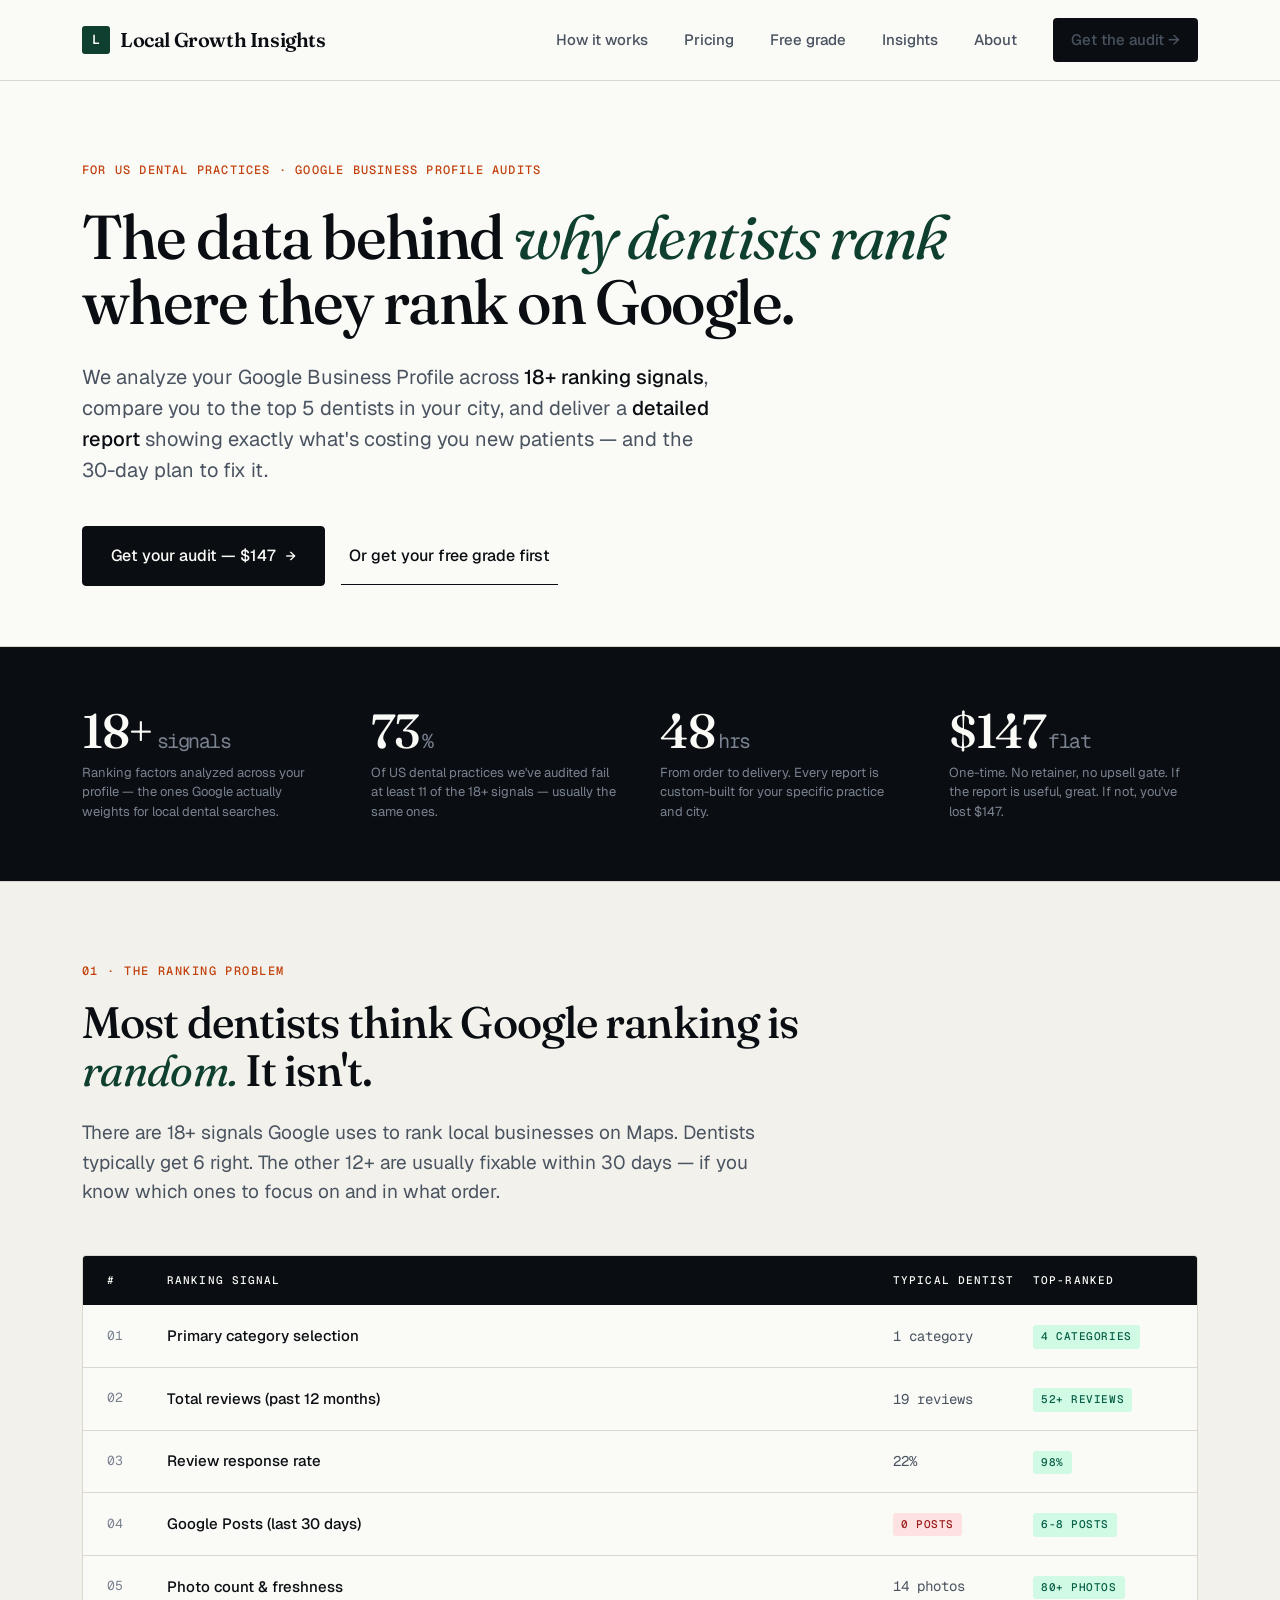
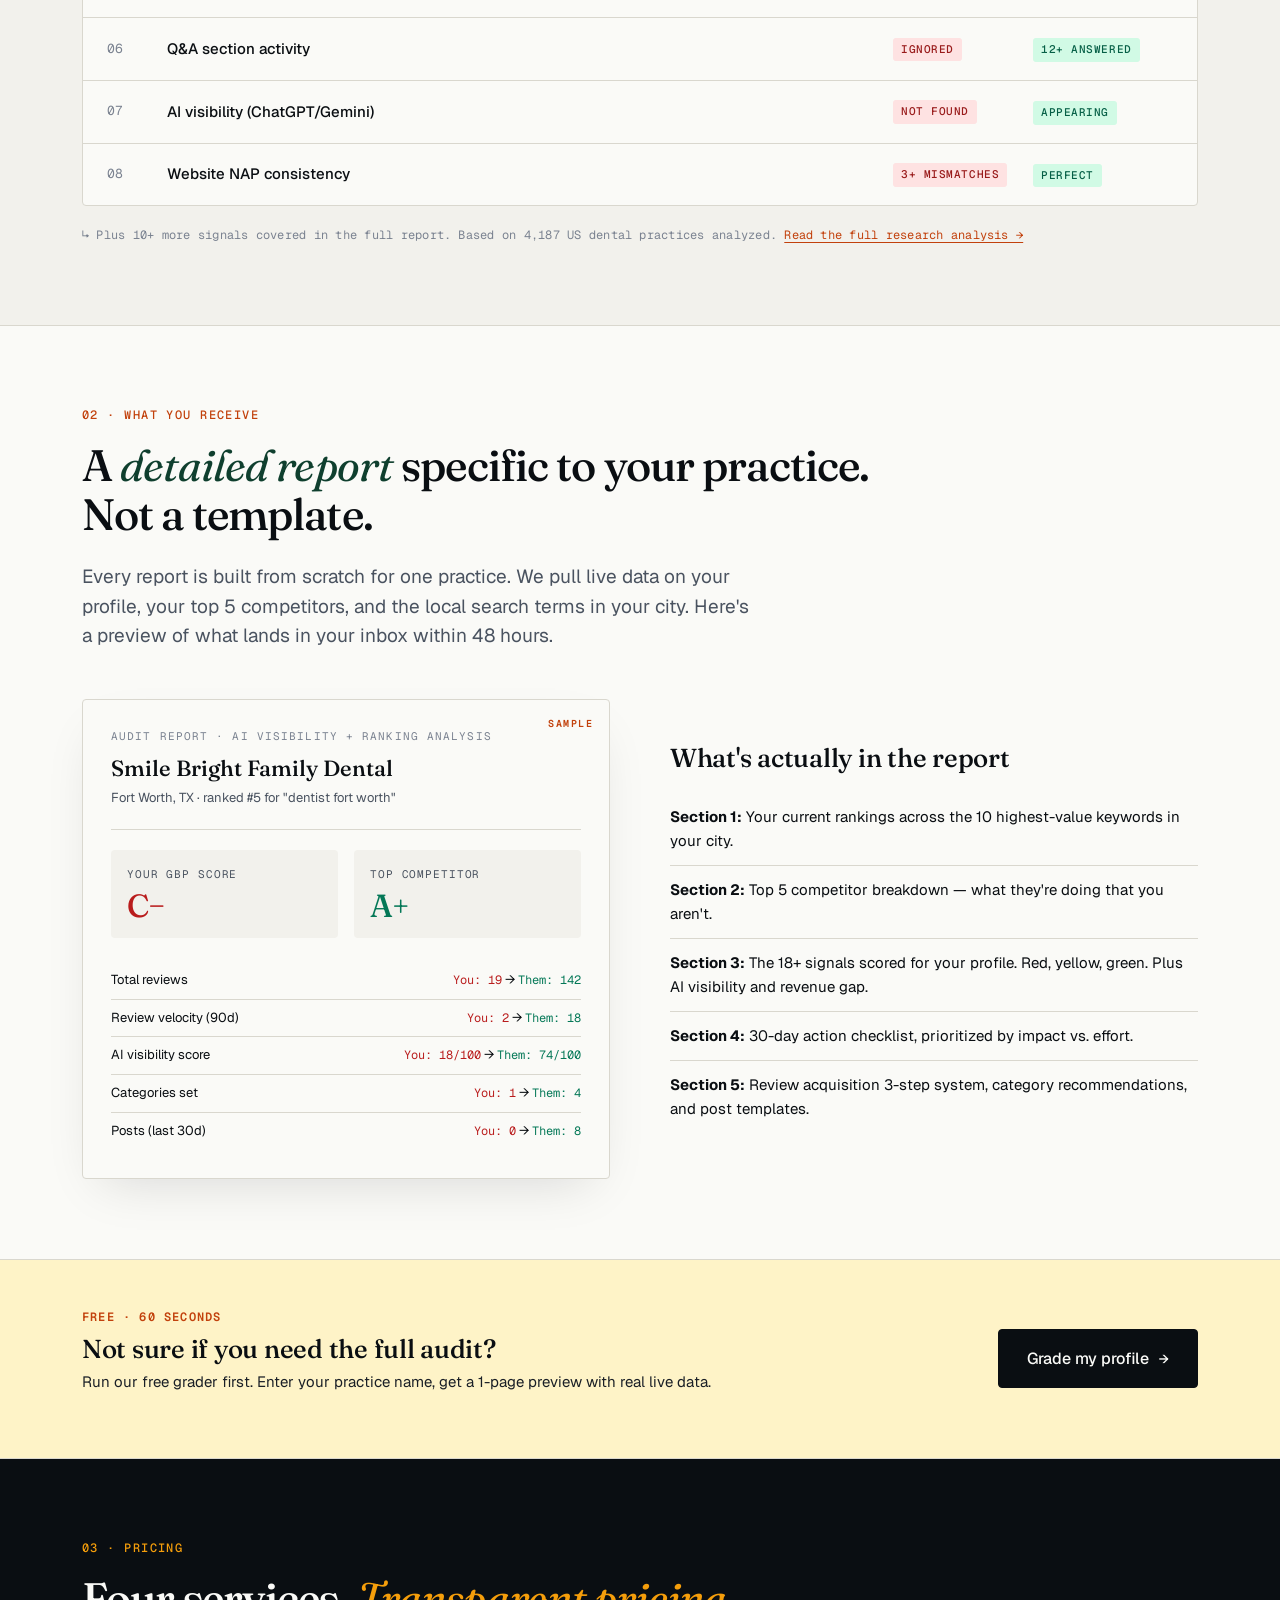
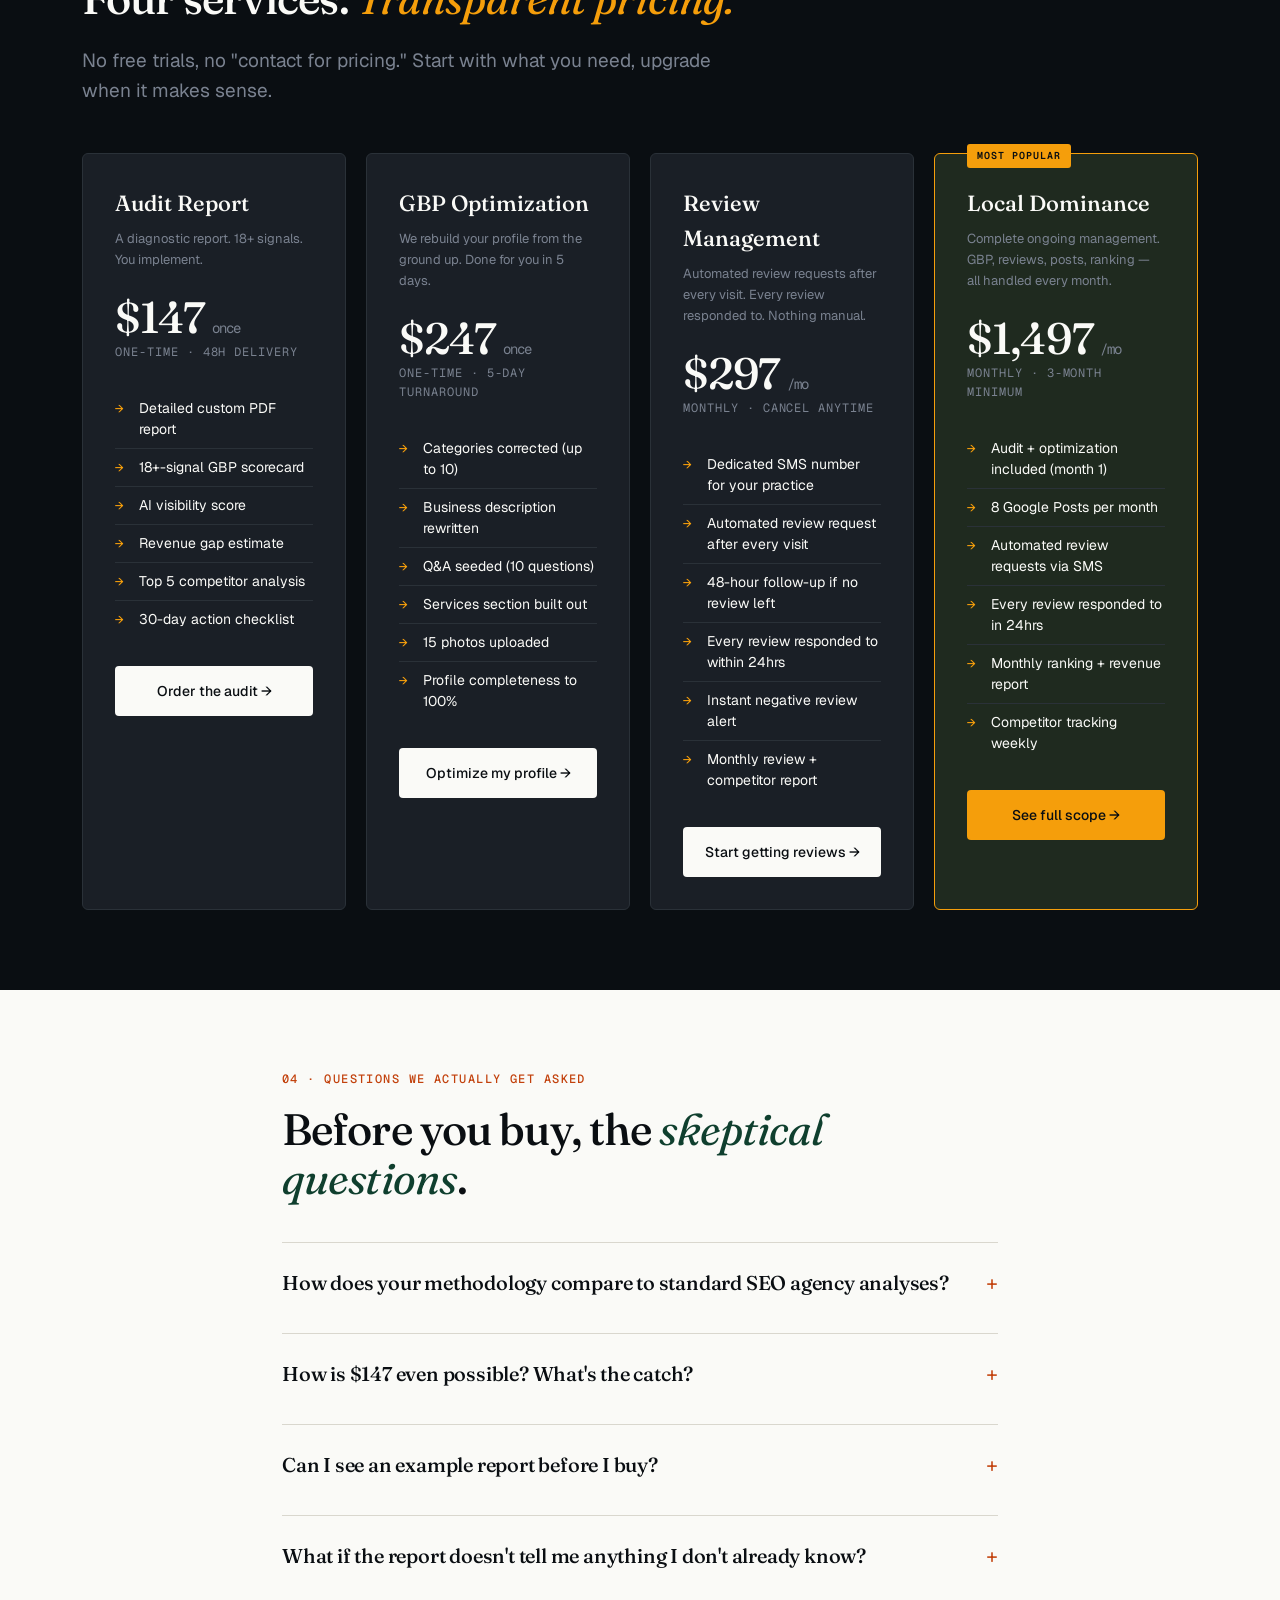
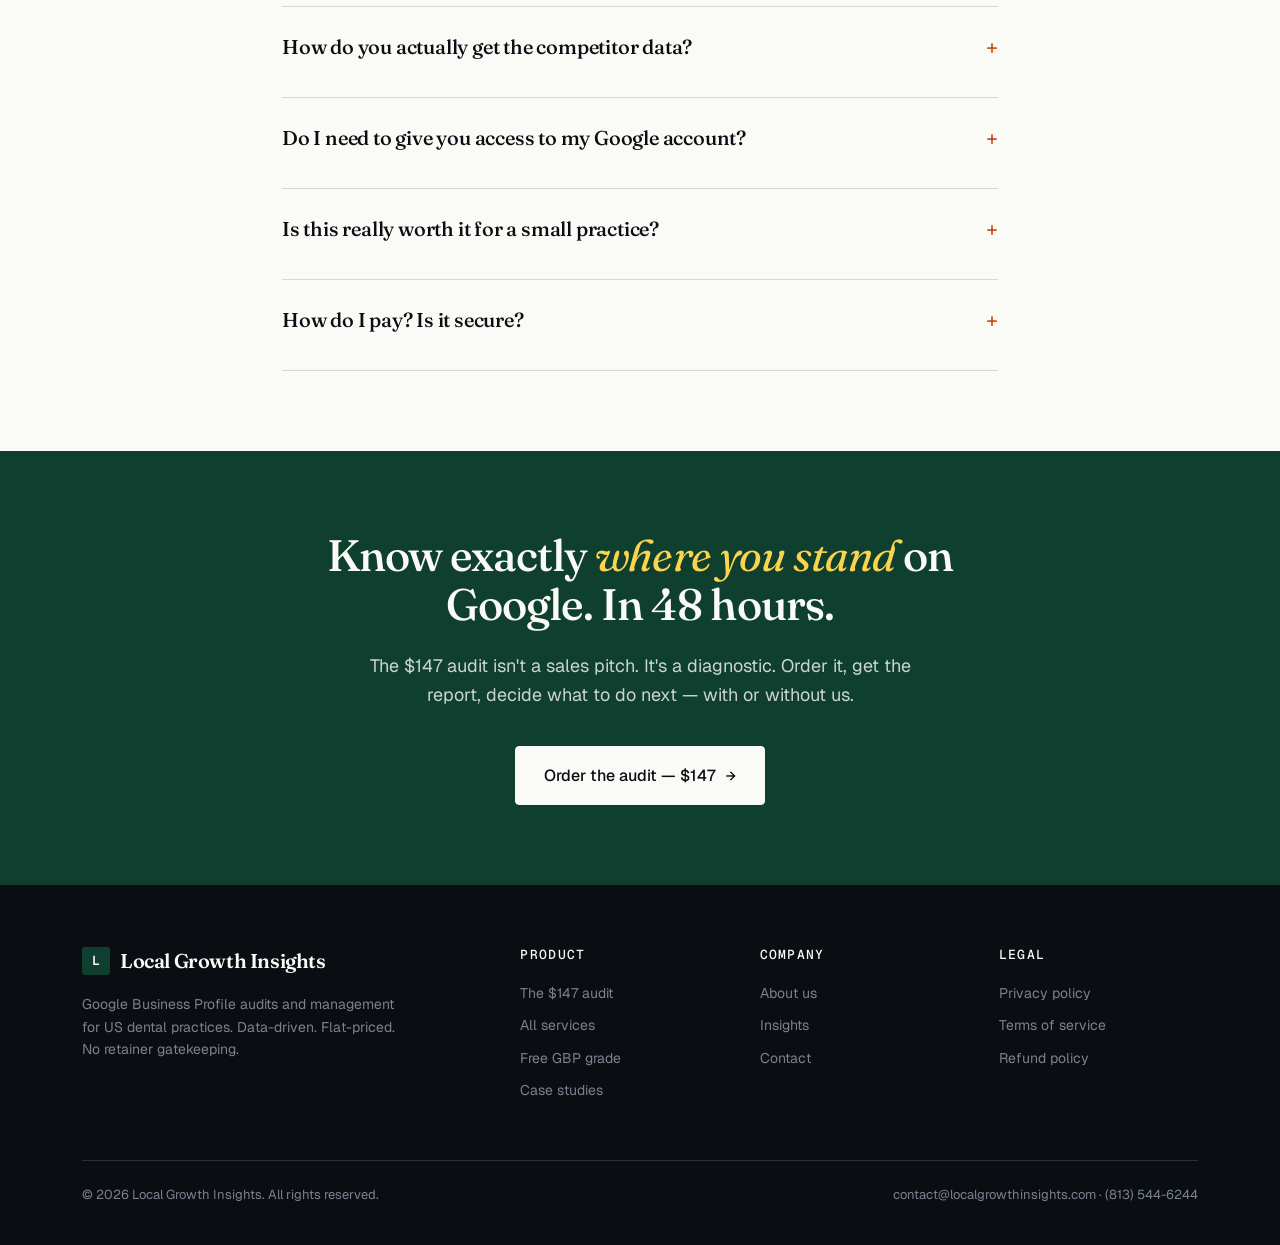
<file: index.html>
<!DOCTYPE html>
<html lang="en">
<head>
<meta charset="UTF-8">
<meta name="viewport" content="width=device-width, initial-scale=1.0">
<title>Local Growth Insights — The data behind why dentists rank where they rank</title>
<meta name="description" content="We analyze US dental practices' Google Business Profiles across 18+ ranking signals and deliver a detailed report showing exactly why you rank where you do — and the 30-day plan to fix it. $147, delivered in 48 hours.">
<meta property="og:title" content="Local Growth Insights — GBP audits for US dental practices">
<meta property="og:description" content="A detailed audit of your dental practice's Google visibility. $147. Delivered in 48 hours.">
<meta property="og:type" content="website">
<meta property="og:url" content="https://localgrowthinsights.com">
<link rel="preconnect" href="https://fonts.googleapis.com">
<link rel="preconnect" href="https://fonts.gstatic.com" crossorigin>
<link rel="stylesheet" href="styles.css">
<link href="https://fonts.googleapis.com/css2?family=Fraunces:opsz,wght@9..144,400;9..144,500;9..144,600;9..144,700&family=Geist:wght@300;400;500;600&family=Geist+Mono:wght@400;500&display=swap" rel="stylesheet">
<style>
:root{--ink:#0A0E12;--ink-2:#1A1F26;--ink-3:#4A5360;--ink-4:#7A8290;--paper:#FAFAF7;--paper-2:#F2F1EC;--line:#D9D7CE;--accent:#0F3F2E;--accent-2:#C2410C;--highlight:#FEF3C7}
*{box-sizing:border-box;margin:0;padding:0}html{scroll-behavior:smooth}body{font-family:'Geist',sans-serif;background:var(--paper);color:var(--ink);font-size:17px;line-height:1.6;-webkit-font-smoothing:antialiased;-moz-osx-font-smoothing:grayscale}.container{max-width:1180px;margin:0 auto;padding:0 32px}.container-narrow{max-width:780px;margin:0 auto;padding:0 32px}
nav{border-bottom:1px solid var(--line);background:var(--paper);position:sticky;top:0;z-index:100;backdrop-filter:blur(8px);background:rgba(250,250,247,0.95)}.nav-inner{display:flex;justify-content:space-between;align-items:center;padding:18px 32px;max-width:1180px;margin:0 auto}.logo{font-family:'Fraunces',serif;font-size:20px;font-weight:600;letter-spacing:-0.02em;color:var(--ink);text-decoration:none;display:flex;align-items:center;gap:10px}.logo-mark{width:28px;height:28px;background:var(--accent);border-radius:3px;display:flex;align-items:center;justify-content:center;color:var(--paper);font-family:'Geist Mono',monospace;font-size:13px;font-weight:600}.nav-links{display:flex;gap:36px;align-items:center}.nav-links a{color:var(--ink-3);text-decoration:none;font-size:15px;font-weight:500;transition:color 0.15s}.nav-links a:hover{color:var(--ink)}.nav-cta{background:var(--ink);color:var(--paper);padding:10px 18px;border-radius:4px;font-weight:500;font-size:14px;transition:background 0.15s}.nav-cta:hover{background:var(--ink-2);color:var(--paper)!important}@media(max-width:768px){.nav-links a:not(.nav-cta){display:none}}
.hero{padding:80px 0 60px;border-bottom:1px solid var(--line)}.eyebrow{font-family:'Geist Mono',monospace;font-size:12px;color:var(--accent-2);text-transform:uppercase;letter-spacing:0.1em;margin-bottom:24px;font-weight:500}h1{font-family:'Fraunces',serif;font-size:clamp(38px,5vw,62px);line-height:1.05;letter-spacing:-0.025em;font-weight:500;margin-bottom:28px;max-width:900px}h1 em{font-style:italic;color:var(--accent);font-weight:400}.hero-sub{font-size:20px;line-height:1.55;color:var(--ink-3);max-width:640px;margin-bottom:40px}.hero-sub strong{color:var(--ink)}.cta-row{display:flex;gap:16px;flex-wrap:wrap;align-items:center}.btn-primary{background:var(--ink);color:var(--paper);padding:16px 28px;border-radius:4px;font-weight:500;font-size:16px;text-decoration:none;display:inline-flex;align-items:center;gap:10px;transition:transform 0.15s,background 0.15s;border:1px solid var(--ink)}.btn-primary:hover{background:var(--accent);border-color:var(--accent);transform:translateY(-1px)}.btn-primary .arrow{transition:transform 0.2s;font-family:'Geist Mono',monospace}.btn-primary:hover .arrow{transform:translateX(3px)}.btn-secondary{color:var(--ink);padding:16px 8px;font-weight:500;font-size:16px;text-decoration:none;border-bottom:1px solid var(--ink);transition:border-color 0.15s}.btn-secondary:hover{border-color:var(--accent-2);color:var(--accent-2)}
.data-strip{background:var(--ink);color:var(--paper);padding:60px 0}.data-strip-inner{display:grid;grid-template-columns:repeat(4,1fr);gap:40px}.data-stat .num{font-family:'Fraunces',serif;font-size:48px;line-height:1;letter-spacing:-0.03em;font-weight:500;margin-bottom:8px;color:var(--paper)}.data-stat .num em{font-family:'Geist Mono',monospace;font-size:20px;font-weight:400;font-style:normal;color:var(--ink-4);margin-left:4px}.data-stat .label{font-size:13px;color:var(--ink-4);line-height:1.5}@media(max-width:768px){.data-strip-inner{grid-template-columns:1fr 1fr;gap:32px}.data-stat .num{font-size:36px}}
section{padding:80px 0}section.tight{padding:60px 0}.section-label{font-family:'Geist Mono',monospace;font-size:12px;color:var(--accent-2);text-transform:uppercase;letter-spacing:0.12em;margin-bottom:16px;font-weight:500}h2{font-family:'Fraunces',serif;font-size:clamp(30px,4vw,44px);line-height:1.1;letter-spacing:-0.02em;font-weight:500;margin-bottom:24px;max-width:800px}h2 em{font-style:italic;color:var(--accent);font-weight:400}.lead{font-size:19px;line-height:1.55;color:var(--ink-3);max-width:680px;margin-bottom:48px}
.problem{background:var(--paper-2);border-top:1px solid var(--line);border-bottom:1px solid var(--line)}.signal-table{background:var(--paper);border:1px solid var(--line);border-radius:4px;overflow:hidden;margin-top:40px}.signal-header{display:grid;grid-template-columns:60px 1fr 140px 140px;padding:16px 24px;background:var(--ink);color:var(--paper);font-family:'Geist Mono',monospace;font-size:11px;text-transform:uppercase;letter-spacing:0.1em;font-weight:500}.signal-row{display:grid;grid-template-columns:60px 1fr 140px 140px;padding:18px 24px;border-bottom:1px solid var(--line);font-size:15px;align-items:center}.signal-row:last-child{border-bottom:none}.signal-row .num{font-family:'Geist Mono',monospace;color:var(--ink-4);font-size:13px}.signal-row .name{color:var(--ink);font-weight:500}.signal-row .avg{font-family:'Geist Mono',monospace;color:var(--ink-3);font-size:14px}.badge{display:inline-block;padding:3px 8px;border-radius:3px;font-family:'Geist Mono',monospace;font-size:11px;font-weight:500;text-transform:uppercase;letter-spacing:0.05em}.badge-fail{background:#FEE2E2;color:#991B1B}.badge-pass{background:#D1FAE5;color:#065F46}.signal-footnote{margin-top:20px;font-family:'Geist Mono',monospace;font-size:12px;color:var(--ink-4);letter-spacing:0.02em}@media(max-width:768px){.signal-header{display:none}.signal-row{grid-template-columns:1fr;gap:6px;padding:16px}.signal-row .num{font-size:12px}}
.report-preview{display:grid;grid-template-columns:1fr 1fr;gap:60px;align-items:center}@media(max-width:900px){.report-preview{grid-template-columns:1fr;gap:40px}}.report-mock{background:var(--paper);border:1px solid var(--line);border-radius:4px;padding:28px;box-shadow:0 20px 50px -20px rgba(10,14,18,0.15);position:relative}.report-mock::before{content:'SAMPLE';position:absolute;top:16px;right:16px;font-family:'Geist Mono',monospace;font-size:10px;color:var(--accent-2);letter-spacing:0.15em;font-weight:600}.report-mock-header{border-bottom:1px solid var(--line);padding-bottom:20px;margin-bottom:20px}.report-mock-header .label{font-family:'Geist Mono',monospace;font-size:11px;text-transform:uppercase;letter-spacing:0.1em;color:var(--ink-4);margin-bottom:6px}.report-mock-header .practice{font-family:'Fraunces',serif;font-size:22px;font-weight:500;color:var(--ink)}.report-mock-header .city{font-size:13px;color:var(--ink-3);margin-top:2px}.score-grid{display:grid;grid-template-columns:1fr 1fr;gap:16px;margin-bottom:24px}.score-box{background:var(--paper-2);padding:16px;border-radius:4px}.score-box .lbl{font-size:11px;color:var(--ink-3);text-transform:uppercase;letter-spacing:0.08em;margin-bottom:6px;font-family:'Geist Mono',monospace}.score-box .val{font-family:'Fraunces',serif;font-size:32px;line-height:1;font-weight:500;letter-spacing:-0.02em}.score-box.bad .val{color:#B91C1C}.score-box.good .val{color:#047857}.gap-list{font-size:13px}.gap-list .item{display:flex;justify-content:space-between;padding:8px 0;border-bottom:1px solid var(--line)}.gap-list .item:last-child{border-bottom:none}.gap-list .item .you{font-family:'Geist Mono',monospace;color:#B91C1C;font-size:12px}.gap-list .item .them{font-family:'Geist Mono',monospace;color:#047857;font-size:12px}
.pricing{background:var(--ink);color:var(--paper)}.pricing .section-label{color:#F59E0B}.pricing h2{color:var(--paper)}.pricing h2 em{color:#F59E0B}.pricing .lead{color:var(--ink-4)}.tier-grid{display:grid;grid-template-columns:repeat(4,1fr);gap:20px;margin-top:40px}@media(max-width:1100px){.tier-grid{grid-template-columns:repeat(2,1fr)}}@media(max-width:600px){.tier-grid{grid-template-columns:1fr}}.tier{background:var(--ink-2);border:1px solid #2A3138;border-radius:6px;padding:32px;position:relative;transition:transform 0.2s,border-color 0.2s}.tier:hover{transform:translateY(-2px);border-color:#F59E0B}.tier.featured{border-color:#F59E0B;background:#1F2A1F}.tier.featured::before{content:'MOST POPULAR';position:absolute;top:-10px;left:32px;background:#F59E0B;color:var(--ink);font-family:'Geist Mono',monospace;font-size:10px;letter-spacing:0.1em;padding:4px 10px;border-radius:3px;font-weight:600}.tier-name{font-family:'Fraunces',serif;font-size:22px;font-weight:500;color:var(--paper);margin-bottom:8px}.tier-desc{font-size:13px;color:var(--ink-4);margin-bottom:24px;min-height:40px}.tier-price{font-family:'Fraunces',serif;font-size:44px;line-height:1;color:var(--paper);font-weight:500;margin-bottom:4px;letter-spacing:-0.02em}.tier-price .unit{font-family:'Geist Mono',monospace;font-size:14px;color:var(--ink-4);font-weight:400}.tier-billing{font-size:12px;color:var(--ink-4);font-family:'Geist Mono',monospace;text-transform:uppercase;letter-spacing:0.08em;margin-bottom:28px}.tier-features{list-style:none;margin-bottom:28px}.tier-features li{font-size:14px;color:var(--paper);padding:8px 0;padding-left:24px;position:relative;line-height:1.5;border-bottom:1px solid #2A3138}.tier-features li:last-child{border-bottom:none}.tier-features li::before{content:'→';position:absolute;left:0;color:#F59E0B;font-family:'Geist Mono',monospace}.tier-cta{display:block;background:var(--paper);color:var(--ink);padding:14px 20px;border-radius:4px;font-weight:500;font-size:14px;text-decoration:none;text-align:center;transition:background 0.15s}.tier.featured .tier-cta{background:#F59E0B}.tier-cta:hover{background:var(--accent-2);color:var(--paper)}
.grade-promo{background:var(--highlight);border-top:1px solid var(--line);border-bottom:1px solid var(--line);padding:48px 0}.grade-promo-inner{display:flex;justify-content:space-between;align-items:center;gap:32px;flex-wrap:wrap}.grade-promo h3{font-family:'Fraunces',serif;font-size:26px;font-weight:500;letter-spacing:-0.01em;margin-bottom:6px}.grade-promo p{font-size:15px;color:var(--ink-2)}.grade-promo .free{font-family:'Geist Mono',monospace;font-size:12px;color:var(--accent-2);letter-spacing:0.1em;font-weight:600;text-transform:uppercase;margin-bottom:8px}
.faq-list{border-top:1px solid var(--line);margin-top:40px}.faq-item{border-bottom:1px solid var(--line);padding:24px 0}.faq-q{font-family:'Fraunces',serif;font-size:20px;font-weight:500;color:var(--ink);margin-bottom:10px;letter-spacing:-0.01em;cursor:pointer;display:flex;justify-content:space-between;align-items:flex-start;gap:24px}.faq-q::after{content:'+';font-family:'Geist Mono',monospace;font-size:20px;color:var(--accent-2);font-weight:400;flex-shrink:0;transition:transform 0.2s}.faq-item.open .faq-q::after{transform:rotate(45deg)}.faq-a{font-size:16px;color:var(--ink-3);line-height:1.6;max-height:0;overflow:hidden;transition:max-height 0.3s ease,padding 0.3s ease}.faq-item.open .faq-a{max-height:500px;padding-top:8px}
.final-cta{background:var(--accent);color:var(--paper);padding:80px 0;text-align:center}.final-cta h2{color:var(--paper);max-width:720px;margin:0 auto 24px}.final-cta h2 em{color:#FCD34D}.final-cta p{font-size:18px;color:rgba(250,250,247,0.8);margin-bottom:36px;max-width:560px;margin-left:auto;margin-right:auto}.final-cta .btn-primary{background:var(--paper);color:var(--ink);border-color:var(--paper)}.final-cta .btn-primary:hover{background:#FCD34D;border-color:#FCD34D;color:var(--ink)}
footer{background:var(--ink);color:var(--ink-4);padding:60px 0 40px;font-size:14px}.footer-grid{display:grid;grid-template-columns:2fr 1fr 1fr 1fr;gap:40px;margin-bottom:48px}@media(max-width:768px){.footer-grid{grid-template-columns:1fr 1fr}}.footer-brand .logo{color:var(--paper);margin-bottom:16px}.footer-brand p{color:var(--ink-4);max-width:320px;font-size:14px;line-height:1.6}.footer-col h4{color:var(--paper);font-size:13px;font-family:'Geist Mono',monospace;text-transform:uppercase;letter-spacing:0.1em;font-weight:500;margin-bottom:16px}.footer-col ul{list-style:none}.footer-col li{margin-bottom:10px}.footer-col a{color:var(--ink-4);text-decoration:none;transition:color 0.15s}.footer-col a:hover{color:var(--paper)}.footer-bottom{border-top:1px solid #2A3138;padding-top:24px;display:flex;justify-content:space-between;flex-wrap:wrap;gap:16px;font-size:13px}.footer-bottom a{color:var(--ink-4);text-decoration:none}.footer-bottom a:hover{color:var(--paper)}
@keyframes fadeInUp{from{opacity:0;transform:translateY(20px)}to{opacity:1;transform:translateY(0)}}.hero .eyebrow{animation:fadeInUp 0.6s ease 0.1s backwards}.hero h1{animation:fadeInUp 0.6s ease 0.2s backwards}.hero .hero-sub{animation:fadeInUp 0.6s ease 0.3s backwards}.hero .cta-row{animation:fadeInUp 0.6s ease 0.4s backwards}
</style>
</head>
<body>

<nav>
    <div class="nav-inner">
        <a href="index.html" class="logo"><div class="logo-mark">L</div>Local Growth Insights</a>
        <div class="nav-links">
            <a href="#how">How it works</a>
            <a href="#pricing">Pricing</a>
            <a href="grade.html">Free grade</a>
            <a href="insights/index.html">Insights</a>
            <a href="about.html">About</a>
            <a href="report.html" class="nav-cta">Get the audit →</a>
        </div>
    </div>
</nav>

<header class="hero">
    <div class="container">
        <div class="eyebrow">For US dental practices · Google Business Profile audits</div>
        <h1>The data behind <em>why dentists rank</em> where they rank on Google.</h1>
        <p class="hero-sub">We analyze your Google Business Profile across <strong>18+ ranking signals</strong>, compare you to the top 5 dentists in your city, and deliver a <strong>detailed report</strong> showing exactly what's costing you new patients — and the 30-day plan to fix it.</p>
        <div class="cta-row">
            <a href="report.html" class="btn-primary">Get your audit — $147 <span class="arrow">→</span></a>
            <a href="grade.html" class="btn-secondary">Or get your free grade first</a>
        </div>
    </div>
</header>

<section class="data-strip">
    <div class="container">
        <div class="data-strip-inner">
            <div class="data-stat"><div class="num">18+<em>signals</em></div><div class="label">Ranking factors analyzed across your profile — the ones Google actually weights for local dental searches.</div></div>
            <div class="data-stat"><div class="num">73<em>%</em></div><div class="label">Of US dental practices we've audited fail at least 11 of the 18+ signals — usually the same ones.</div></div>
            <div class="data-stat"><div class="num">48<em>hrs</em></div><div class="label">From order to delivery. Every report is custom-built for your specific practice and city.</div></div>
            <div class="data-stat"><div class="num">$147<em>flat</em></div><div class="label">One-time. No retainer, no upsell gate. If the report is useful, great. If not, you've lost $147.</div></div>
        </div>
    </div>
</section>

<section class="problem" id="how">
    <div class="container">
        <div class="section-label">01 · The ranking problem</div>
        <h2>Most dentists think Google ranking is <em>random.</em> It isn't.</h2>
        <p class="lead">There are 18+ signals Google uses to rank local businesses on Maps. Dentists typically get 6 right. The other 12+ are usually fixable within 30 days — if you know which ones to focus on and in what order.</p>
        <div class="signal-table">
            <div class="signal-header"><div>#</div><div>Ranking signal</div><div>Typical dentist</div><div>Top-ranked</div></div>
            <div class="signal-row"><div class="num">01</div><div class="name">Primary category selection</div><div class="avg">1 category</div><div><span class="badge badge-pass">4 categories</span></div></div>
            <div class="signal-row"><div class="num">02</div><div class="name">Total reviews (past 12 months)</div><div class="avg">19 reviews</div><div><span class="badge badge-pass">52+ reviews</span></div></div>
            <div class="signal-row"><div class="num">03</div><div class="name">Review response rate</div><div class="avg">22%</div><div><span class="badge badge-pass">98%</span></div></div>
            <div class="signal-row"><div class="num">04</div><div class="name">Google Posts (last 30 days)</div><div class="avg"><span class="badge badge-fail">0 posts</span></div><div><span class="badge badge-pass">6-8 posts</span></div></div>
            <div class="signal-row"><div class="num">05</div><div class="name">Photo count &amp; freshness</div><div class="avg">14 photos</div><div><span class="badge badge-pass">80+ photos</span></div></div>
            <div class="signal-row"><div class="num">06</div><div class="name">Q&amp;A section activity</div><div class="avg"><span class="badge badge-fail">Ignored</span></div><div><span class="badge badge-pass">12+ answered</span></div></div>
            <div class="signal-row"><div class="num">07</div><div class="name">AI visibility (ChatGPT/Gemini)</div><div class="avg"><span class="badge badge-fail">Not found</span></div><div><span class="badge badge-pass">Appearing</span></div></div>
            <div class="signal-row"><div class="num">08</div><div class="name">Website NAP consistency</div><div class="avg"><span class="badge badge-fail">3+ mismatches</span></div><div><span class="badge badge-pass">Perfect</span></div></div>
        </div>
        <div class="signal-footnote">↳ Plus 10+ more signals covered in the full report. Based on 4,187 US dental practices analyzed. <a href="insights/14-signals.html" style="color:var(--accent-2);text-decoration:underline;text-underline-offset:3px;">Read the full research analysis →</a></div>
    </div>
</section>

<section>
    <div class="container">
        <div class="section-label">02 · What you receive</div>
        <h2>A <em>detailed report</em> specific to your practice. Not a template.</h2>
        <p class="lead">Every report is built from scratch for one practice. We pull live data on your profile, your top 5 competitors, and the local search terms in your city. Here's a preview of what lands in your inbox within 48 hours.</p>
        <div class="report-preview">
            <div class="report-mock">
                <div class="report-mock-header">
                    <div class="label">Audit report · AI visibility + ranking analysis</div>
                    <div class="practice">Smile Bright Family Dental</div>
                    <div class="city">Fort Worth, TX · ranked #5 for "dentist fort worth"</div>
                </div>
                <div class="score-grid">
                    <div class="score-box bad"><div class="lbl">Your GBP score</div><div class="val">C−</div></div>
                    <div class="score-box good"><div class="lbl">Top competitor</div><div class="val">A+</div></div>
                </div>
                <div class="gap-list">
                    <div class="item"><div>Total reviews</div><div><span class="you">You: 19</span> → <span class="them">Them: 142</span></div></div>
                    <div class="item"><div>Review velocity (90d)</div><div><span class="you">You: 2</span> → <span class="them">Them: 18</span></div></div>
                    <div class="item"><div>AI visibility score</div><div><span class="you">You: 18/100</span> → <span class="them">Them: 74/100</span></div></div>
                    <div class="item"><div>Categories set</div><div><span class="you">You: 1</span> → <span class="them">Them: 4</span></div></div>
                    <div class="item"><div>Posts (last 30d)</div><div><span class="you">You: 0</span> → <span class="them">Them: 8</span></div></div>
                </div>
            </div>
            <div>
                <h3 style="font-family:'Fraunces',serif;font-size:26px;font-weight:500;margin-bottom:20px;letter-spacing:-0.01em;">What's actually in the report</h3>
                <ul style="list-style:none;padding:0;">
                    <li style="padding:12px 0;border-bottom:1px solid var(--line);font-size:15px;"><strong>Section 1:</strong> Your current rankings across the 10 highest-value keywords in your city.</li>
                    <li style="padding:12px 0;border-bottom:1px solid var(--line);font-size:15px;"><strong>Section 2:</strong> Top 5 competitor breakdown — what they're doing that you aren't.</li>
                    <li style="padding:12px 0;border-bottom:1px solid var(--line);font-size:15px;"><strong>Section 3:</strong> The 18+ signals scored for your profile. Red, yellow, green. Plus AI visibility and revenue gap.</li>
                    <li style="padding:12px 0;border-bottom:1px solid var(--line);font-size:15px;"><strong>Section 4:</strong> 30-day action checklist, prioritized by impact vs. effort.</li>
                    <li style="padding:12px 0;font-size:15px;"><strong>Section 5:</strong> Review acquisition 3-step system, category recommendations, and post templates.</li>
                </ul>
            </div>
        </div>
    </div>
</section>

<section class="grade-promo">
    <div class="container">
        <div class="grade-promo-inner">
            <div>
                <div class="free">Free · 60 seconds</div>
                <h3>Not sure if you need the full audit?</h3>
                <p>Run our free grader first. Enter your practice name, get a 1-page preview with real live data.</p>
            </div>
            <a href="grade.html" class="btn-primary" style="background:var(--ink);border-color:var(--ink);">Grade my profile <span class="arrow">→</span></a>
        </div>
    </div>
</section>

<section class="pricing" id="pricing">
    <div class="container">
        <div class="section-label">03 · Pricing</div>
        <h2>Four services. <em>Transparent pricing.</em></h2>
        <p class="lead">No free trials, no "contact for pricing." Start with what you need, upgrade when it makes sense.</p>
        <div class="tier-grid">
            <div class="tier">
                <div class="tier-name">Audit Report</div>
                <div class="tier-desc">A diagnostic report. 18+ signals. You implement.</div>
                <div class="tier-price">$147<span class="unit"> once</span></div>
                <div class="tier-billing">One-time · 48h delivery</div>
                <ul class="tier-features">
                    <li>Detailed custom PDF report</li>
                    <li>18+-signal GBP scorecard</li>
                    <li>AI visibility score</li>
                    <li>Revenue gap estimate</li>
                    <li>Top 5 competitor analysis</li>
                    <li>30-day action checklist</li>
                </ul>
                <a href="report.html" class="tier-cta">Order the audit →</a>
            </div>
            <div class="tier">
                <div class="tier-name">GBP Optimization</div>
                <div class="tier-desc">We rebuild your profile from the ground up. Done for you in 5 days.</div>
                <div class="tier-price">$247<span class="unit"> once</span></div>
                <div class="tier-billing">One-time · 5-day turnaround</div>
                <ul class="tier-features">
                    <li>Categories corrected (up to 10)</li>
                    <li>Business description rewritten</li>
                    <li>Q&amp;A seeded (10 questions)</li>
                    <li>Services section built out</li>
                    <li>15 photos uploaded</li>
                    <li>Profile completeness to 100%</li>
                </ul>
                <a href="services.html#optimization" class="tier-cta">Optimize my profile →</a>
            </div>
            <div class="tier">
                <div class="tier-name">Review Management</div>
                <div class="tier-desc">Automated review requests after every visit. Every review responded to. Nothing manual.</div>
                <div class="tier-price">$297<span class="unit"> /mo</span></div>
                <div class="tier-billing">Monthly · Cancel anytime</div>
                <ul class="tier-features">
                    <li>Dedicated SMS number for your practice</li>
                    <li>Automated review request after every visit</li>
                    <li>48-hour follow-up if no review left</li>
                    <li>Every review responded to within 24hrs</li>
                    <li>Instant negative review alert</li>
                    <li>Monthly review + competitor report</li>
                </ul>
                <a href="services.html#reviews" class="tier-cta">Start getting reviews →</a>
            </div>
            <div class="tier featured">
                <div class="tier-name">Local Dominance</div>
                <div class="tier-desc">Complete ongoing management. GBP, reviews, posts, ranking — all handled every month.</div>
                <div class="tier-price">$1,497<span class="unit"> /mo</span></div>
                <div class="tier-billing">Monthly · 3-month minimum</div>
                <ul class="tier-features">
                    <li>Audit + optimization included (month 1)</li>
                    <li>8 Google Posts per month</li>
                    <li>Automated review requests via SMS</li>
                    <li>Every review responded to in 24hrs</li>
                    <li>Monthly ranking + revenue report</li>
                    <li>Competitor tracking weekly</li>
                </ul>
                <a href="services.html#dominance" class="tier-cta">See full scope →</a>
            </div>
        </div>
    </div>
</section>

<section id="faq">
    <div class="container-narrow">
        <div class="section-label">04 · Questions we actually get asked</div>
        <h2>Before you buy, the <em>skeptical questions</em>.</h2>
        <div class="faq-list">
            <div class="faq-item"><div class="faq-q">How does your methodology compare to standard SEO agency analyses?</div><div class="faq-a">Standard agency audits typically cover 4-6 surface-level signals: review count, posting activity, photo count, basic keyword presence. Our 18+-signal framework covers all of those plus AI visibility (ChatGPT/Gemini), revenue gap estimation, review velocity, category structure depth, NAP consistency across the web, Q&amp;A engagement, and more. The expanded scope is why our reports surface issues that surface-level audits miss.</div></div>
            <div class="faq-item"><div class="faq-q">How is $147 even possible? What's the catch?</div><div class="faq-a">There's no catch. The report is the product. We built the analysis system once — it ingests your GBP data, scrapes your competitors, and generates the report. The marginal cost to produce one more report is roughly $4. $147 is what keeps us profitable at volume and accessible to practices that don't have a $5,000 marketing budget.</div></div>
            <div class="faq-item"><div class="faq-q">Can I see an example report before I buy?</div><div class="faq-a">Yes. Email us at contact@localgrowthinsights.com and we'll send you a redacted sample from a previous audit. Practice name and city are removed; everything else is real.</div></div>
            <div class="faq-item"><div class="faq-q">What if the report doesn't tell me anything I don't already know?</div><div class="faq-a">Then we refund the $147. We'd rather lose $147 than have someone feel cheated. If you're already on top of your GBP, tell us before you order and we'll suggest you skip it.</div></div>
            <div class="faq-item"><div class="faq-q">How do you actually get the competitor data?</div><div class="faq-a">Public sources only. Google Business Profiles, Google Maps, and published review data. We don't scrape anything private, we don't use hacks. The same data anyone with time could gather manually — we just gather it faster and structure it into a report.</div></div>
            <div class="faq-item"><div class="faq-q">Do I need to give you access to my Google account?</div><div class="faq-a">Not for the audit. The $147 report uses only public data about your profile. For the $247 optimization tier, yes — we need manager-level access to your GBP to execute the changes. Never owner access, and never for the report tier.</div></div>
            <div class="faq-item"><div class="faq-q">Is this really worth it for a small practice?</div><div class="faq-a">Small practices benefit more than large ones. If you're a solo dentist or a 2-chair practice, each new patient from Google matters more than it does for a 10-dentist corporate office. One new patient typically covers 15-30 audits depending on your procedures.</div></div>
            <div class="faq-item"><div class="faq-q">How do I pay? Is it secure?</div><div class="faq-a">Payments processed through Stripe. Credit card or ACH. No bank details stored on our side. You'll get a receipt and invoice by email immediately.</div></div>
        </div>
    </div>
</section>

<section class="final-cta">
    <div class="container-narrow">
        <h2>Know exactly <em>where you stand</em> on Google. In 48 hours.</h2>
        <p>The $147 audit isn't a sales pitch. It's a diagnostic. Order it, get the report, decide what to do next — with or without us.</p>
        <a href="report.html" class="btn-primary">Order the audit — $147 <span class="arrow">→</span></a>
    </div>
</section>

<footer>
    <div class="container">
        <div class="footer-grid">
            <div class="footer-brand"><a href="index.html" class="logo"><div class="logo-mark">L</div>Local Growth Insights</a><p>Google Business Profile audits and management for US dental practices. Data-driven. Flat-priced. No retainer gatekeeping.</p></div>
            <div class="footer-col"><h4>Product</h4><ul><li><a href="report.html">The $147 audit</a></li><li><a href="services.html">All services</a></li><li><a href="grade.html">Free GBP grade</a></li><li><a href="case-studies.html">Case studies</a></li></ul></div>
            <div class="footer-col"><h4>Company</h4><ul><li><a href="about.html">About us</a></li><li><a href="insights/index.html">Insights</a></li><li><a href="contact.html">Contact</a></li></ul></div>
            <div class="footer-col"><h4>Legal</h4><ul><li><a href="privacy.html">Privacy policy</a></li><li><a href="terms.html">Terms of service</a></li><li><a href="refunds.html">Refund policy</a></li></ul></div>
        </div>
        <div class="footer-bottom">
            <div>© 2026 Local Growth Insights. All rights reserved.</div>
            <div>contact@localgrowthinsights.com · (813) 544-6244</div>
        </div>
    </div>
</footer>

<script>
document.querySelectorAll('.faq-item').forEach(item => {
    item.querySelector('.faq-q').addEventListener('click', () => {
        const isOpen = item.classList.contains('open');
        document.querySelectorAll('.faq-item').forEach(i => i.classList.remove('open'));
        if (!isOpen) item.classList.add('open');
    });
});
</script>
</body>
</html>
</file>
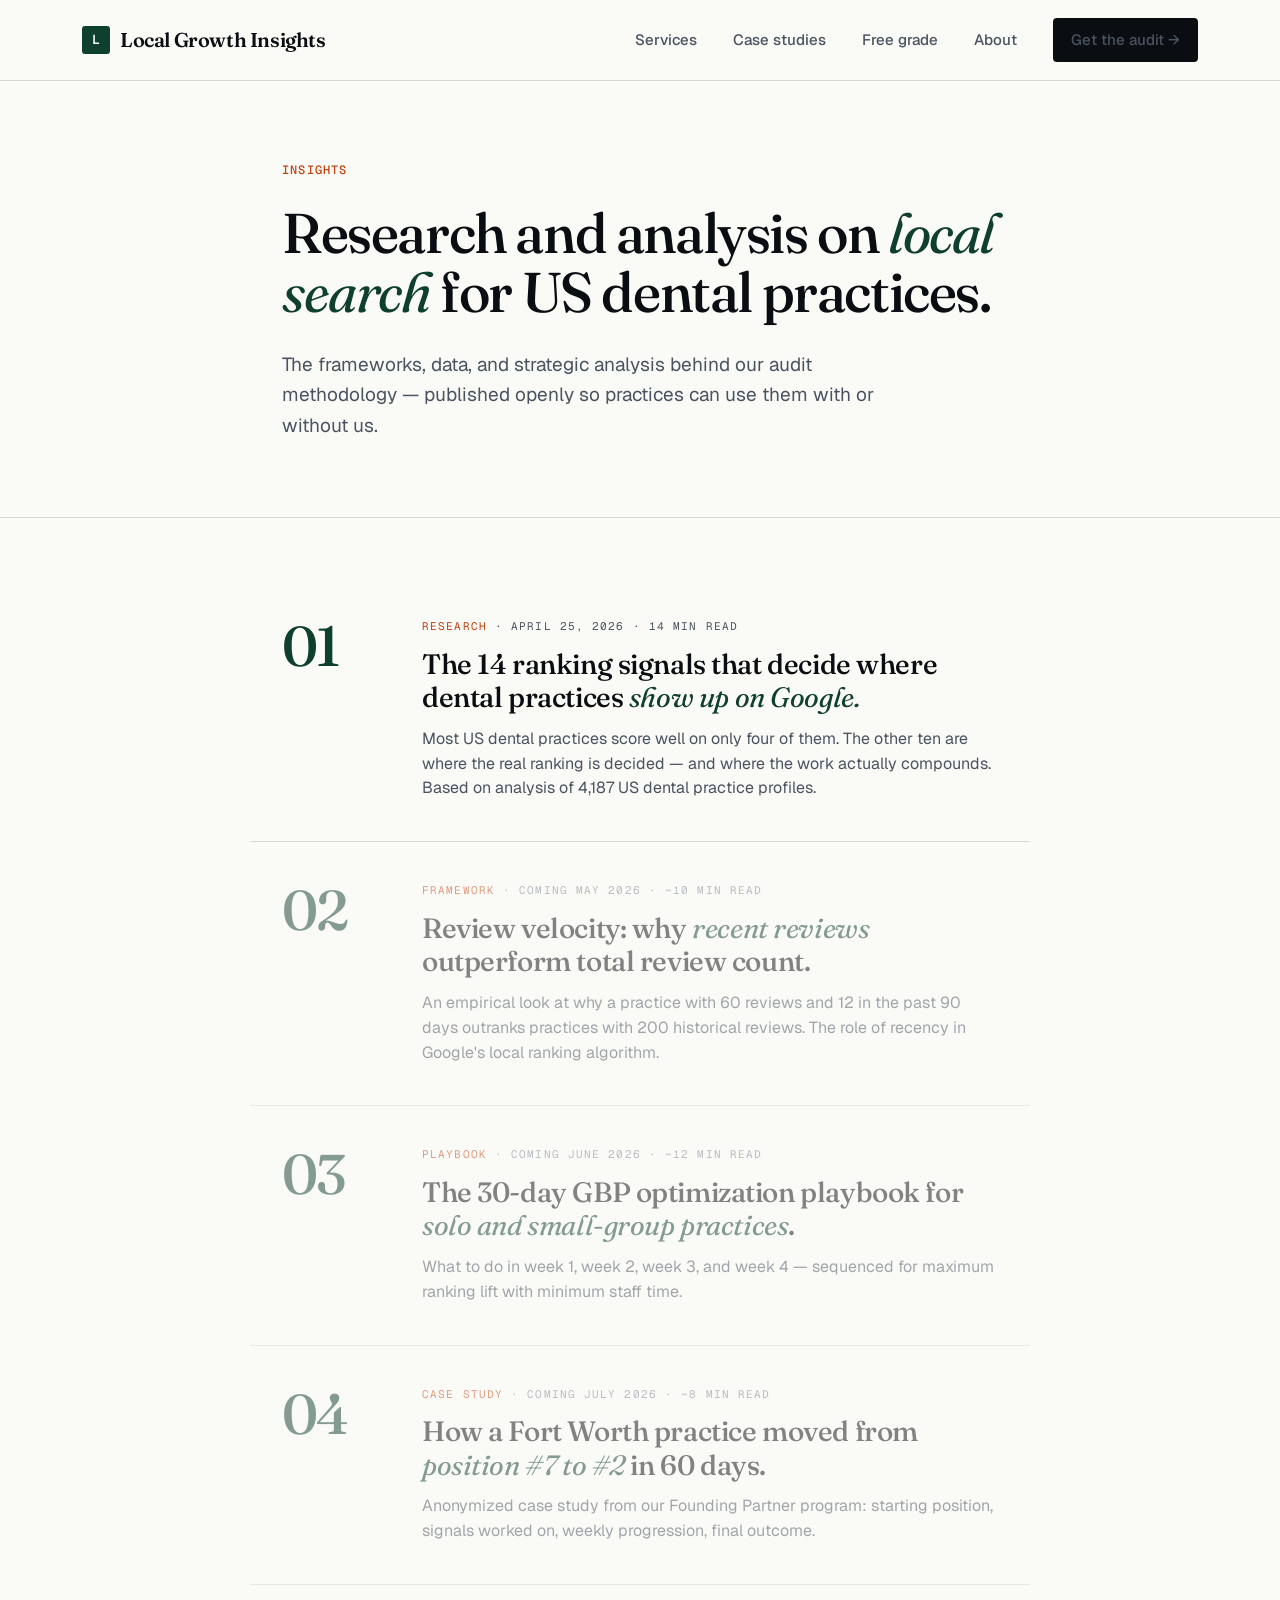
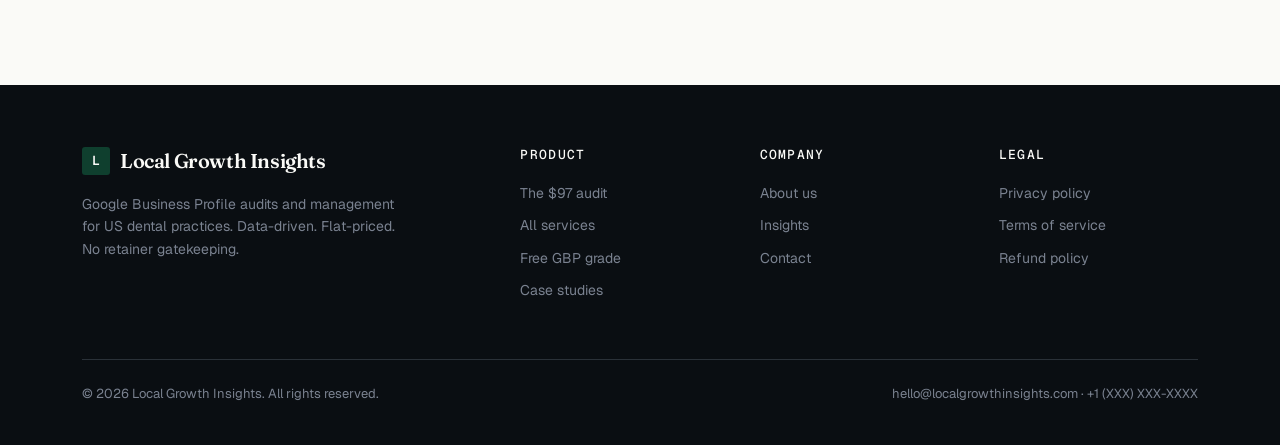
<file: insights/index.html>
<!DOCTYPE html>
<html lang="en">
<head>
<meta charset="UTF-8">
<meta name="viewport" content="width=device-width, initial-scale=1.0">
<title>Insights · Local Growth Insights</title>
<meta name="description" content="Research and analysis on Google Business Profile performance for US dental practices.">

<link rel="preconnect" href="https://fonts.googleapis.com">
<link rel="preconnect" href="https://fonts.gstatic.com" crossorigin>
<link href="https://fonts.googleapis.com/css2?family=Fraunces:opsz,wght@9..144,400;9..144,500;9..144,600;9..144,700&family=Geist:wght@300;400;500;600&family=Geist+Mono:wght@400;500&display=swap" rel="stylesheet">
<link rel="stylesheet" href="../styles.css">

<style>
.article-list { padding: 60px 0 100px; }

.article-entry {
    display: grid;
    grid-template-columns: 100px 1fr;
    gap: 40px;
    padding: 40px 0;
    border-bottom: 1px solid var(--line);
    text-decoration: none;
    color: inherit;
    transition: background 0.15s;
    margin: 0 -32px;
    padding-left: 32px;
    padding-right: 32px;
}

.article-entry:hover {
    background: var(--paper-2);
}

@media (max-width: 700px) {
    .article-entry { grid-template-columns: 1fr; gap: 12px; }
}

.article-entry .number {
    font-family: 'Fraunces', serif;
    font-size: 56px;
    line-height: 1;
    color: var(--accent);
    font-weight: 500;
    letter-spacing: -0.03em;
}

.article-entry .meta {
    font-family: 'Geist Mono', monospace;
    font-size: 11px;
    color: var(--ink-3);
    text-transform: uppercase;
    letter-spacing: 0.1em;
    margin-bottom: 12px;
}

.article-entry .meta .cat { color: var(--accent-2); }

.article-entry h3 {
    font-family: 'Fraunces', serif;
    font-size: 28px;
    margin-bottom: 12px;
    line-height: 1.2;
    font-weight: 500;
    color: var(--ink);
    letter-spacing: -0.015em;
}

.article-entry h3 em {
    font-style: italic;
    color: var(--accent);
    font-weight: 400;
}

.article-entry p {
    font-size: 16px;
    color: var(--ink-3);
    line-height: 1.55;
    max-width: 640px;
    margin: 0;
}

.coming-soon {
    opacity: 0.5;
    cursor: default;
    pointer-events: none;
}

.coming-soon .meta { color: var(--ink-4); }
</style>
</head>
<body>

<nav>
    <div class="nav-inner">
        <a href="../index.html" class="logo">
            <div class="logo-mark">L</div>
            Local Growth Insights
        </a>
        <div class="nav-links">
            <a href="../services.html">Services</a>
            <a href="../case-studies.html">Case studies</a>
            <a href="../grade.html">Free grade</a>
            <a href="../about.html">About</a>
            <a href="../report.html" class="nav-cta">Get the audit →</a>
        </div>
    </div>
</nav>

<header class="page-header">
    <div class="container-narrow">
        <div class="eyebrow">Insights</div>
        <h1>Research and analysis on <em>local search</em> for US dental practices.</h1>
        <p>The frameworks, data, and strategic analysis behind our audit methodology — published openly so practices can use them with or without us.</p>
    </div>
</header>

<section class="article-list">
    <div class="container-narrow">

        <a href="14-signals.html" class="article-entry">
            <div class="number">01</div>
            <div>
                <div class="meta"><span class="cat">RESEARCH</span> · April 25, 2026 · 14 min read</div>
                <h3>The 14 ranking signals that decide where dental practices <em>show up on Google.</em></h3>
                <p>Most US dental practices score well on only four of them. The other ten are where the real ranking is decided — and where the work actually compounds. Based on analysis of 4,187 US dental practice profiles.</p>
            </div>
        </a>

        <div class="article-entry coming-soon">
            <div class="number">02</div>
            <div>
                <div class="meta"><span class="cat">FRAMEWORK</span> · Coming May 2026 · ~10 min read</div>
                <h3>Review velocity: why <em>recent reviews</em> outperform total review count.</h3>
                <p>An empirical look at why a practice with 60 reviews and 12 in the past 90 days outranks practices with 200 historical reviews. The role of recency in Google's local ranking algorithm.</p>
            </div>
        </div>

        <div class="article-entry coming-soon">
            <div class="number">03</div>
            <div>
                <div class="meta"><span class="cat">PLAYBOOK</span> · Coming June 2026 · ~12 min read</div>
                <h3>The 30-day GBP optimization playbook for <em>solo and small-group practices</em>.</h3>
                <p>What to do in week 1, week 2, week 3, and week 4 — sequenced for maximum ranking lift with minimum staff time.</p>
            </div>
        </div>

        <div class="article-entry coming-soon">
            <div class="number">04</div>
            <div>
                <div class="meta"><span class="cat">CASE STUDY</span> · Coming July 2026 · ~8 min read</div>
                <h3>How a Fort Worth practice moved from <em>position #7 to #2</em> in 60 days.</h3>
                <p>Anonymized case study from our Founding Partner program: starting position, signals worked on, weekly progression, final outcome.</p>
            </div>
        </div>

    </div>
</section>

<footer>
    <div class="container">
        <div class="footer-grid">
            <div class="footer-brand">
                <a href="../index.html" class="logo">
                    <div class="logo-mark">L</div>
                    Local Growth Insights
                </a>
                <p>Google Business Profile audits and management for US dental practices. Data-driven. Flat-priced. No retainer gatekeeping.</p>
            </div>
            <div class="footer-col">
                <h4>Product</h4>
                <ul>
                    <li><a href="../report.html">The $97 audit</a></li>
                    <li><a href="../services.html">All services</a></li>
                    <li><a href="../grade.html">Free GBP grade</a></li>
                    <li><a href="../case-studies.html">Case studies</a></li>
                </ul>
            </div>
            <div class="footer-col">
                <h4>Company</h4>
                <ul>
                    <li><a href="../about.html">About us</a></li>
                    <li><a href="index.html">Insights</a></li>
                    <li><a href="../contact.html">Contact</a></li>
                </ul>
            </div>
            <div class="footer-col">
                <h4>Legal</h4>
                <ul>
                    <li><a href="../privacy.html">Privacy policy</a></li>
                    <li><a href="../terms.html">Terms of service</a></li>
                    <li><a href="../refunds.html">Refund policy</a></li>
                </ul>
            </div>
        </div>
        <div class="footer-bottom">
            <div>© 2026 Local Growth Insights. All rights reserved.</div>
            <div>hello@localgrowthinsights.com · +1 (XXX) XXX-XXXX</div>
        </div>
    </div>
</footer>

</body>
</html>
</file>
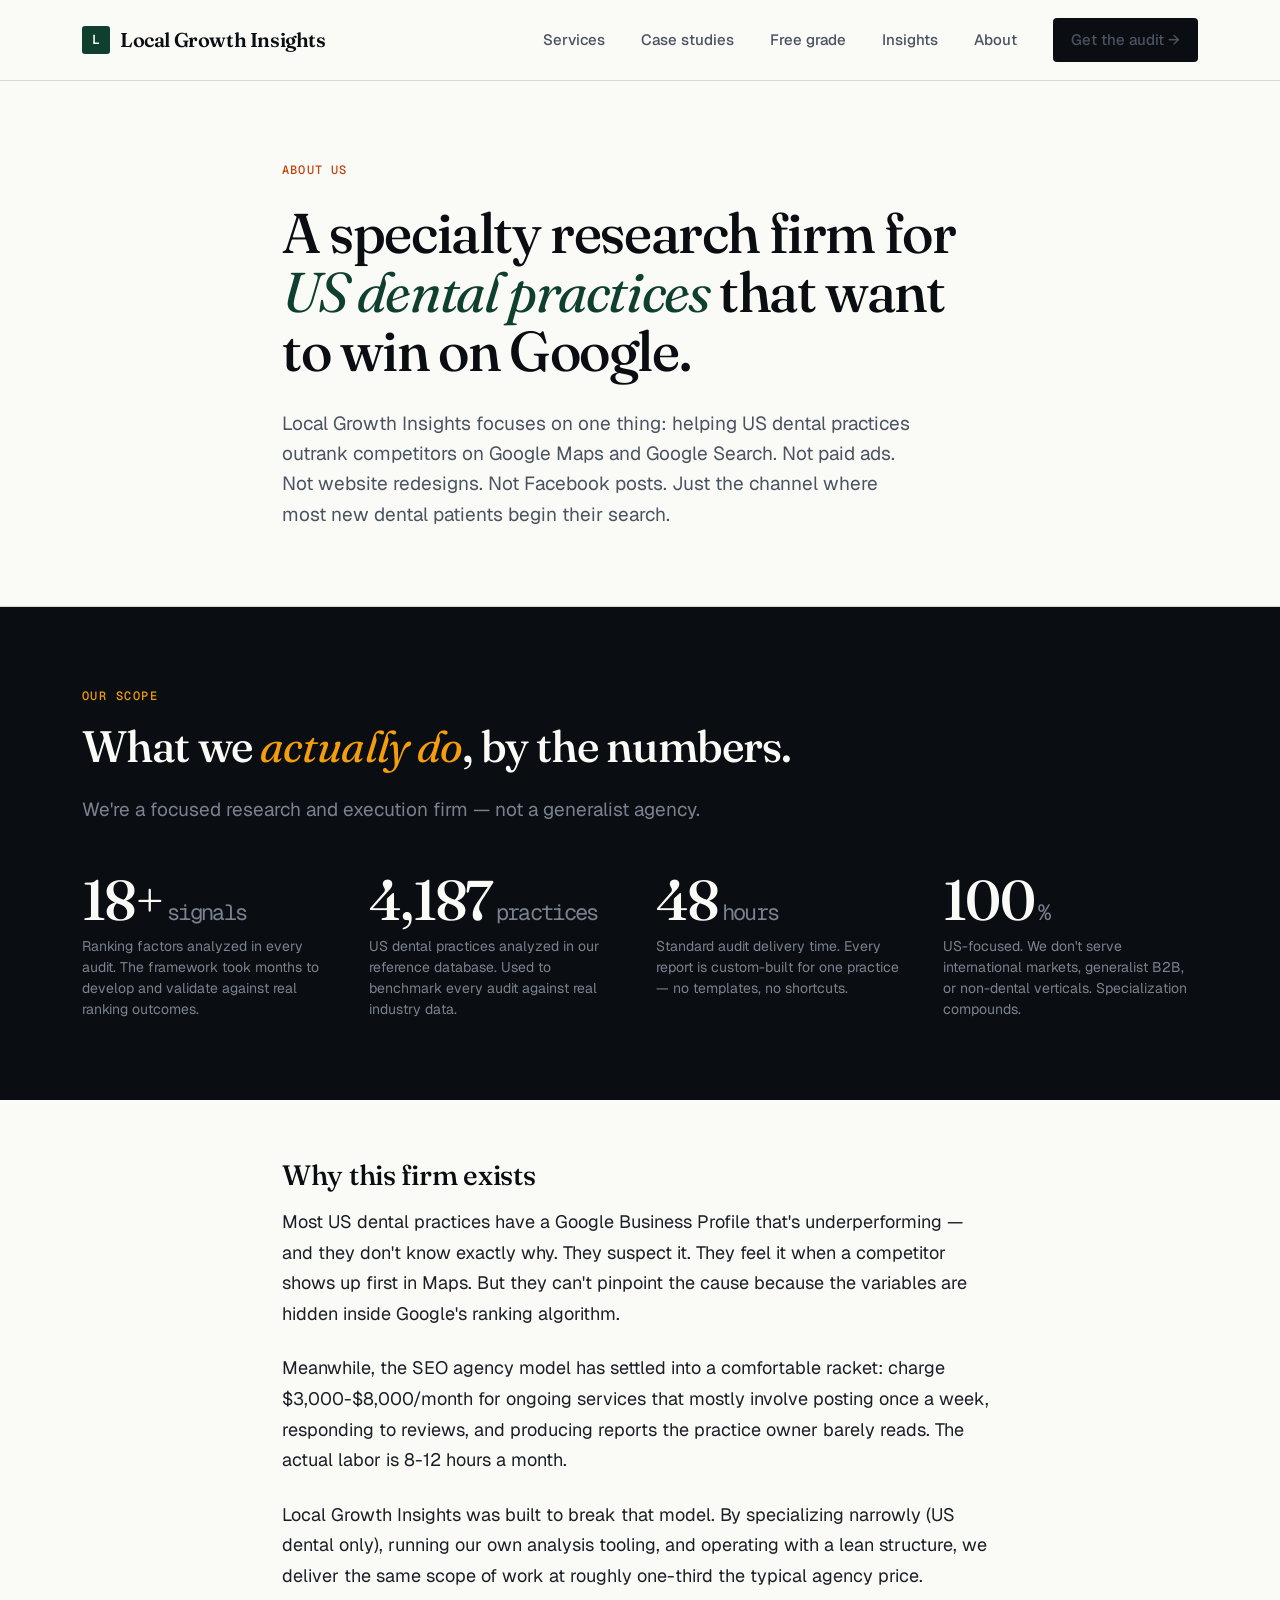
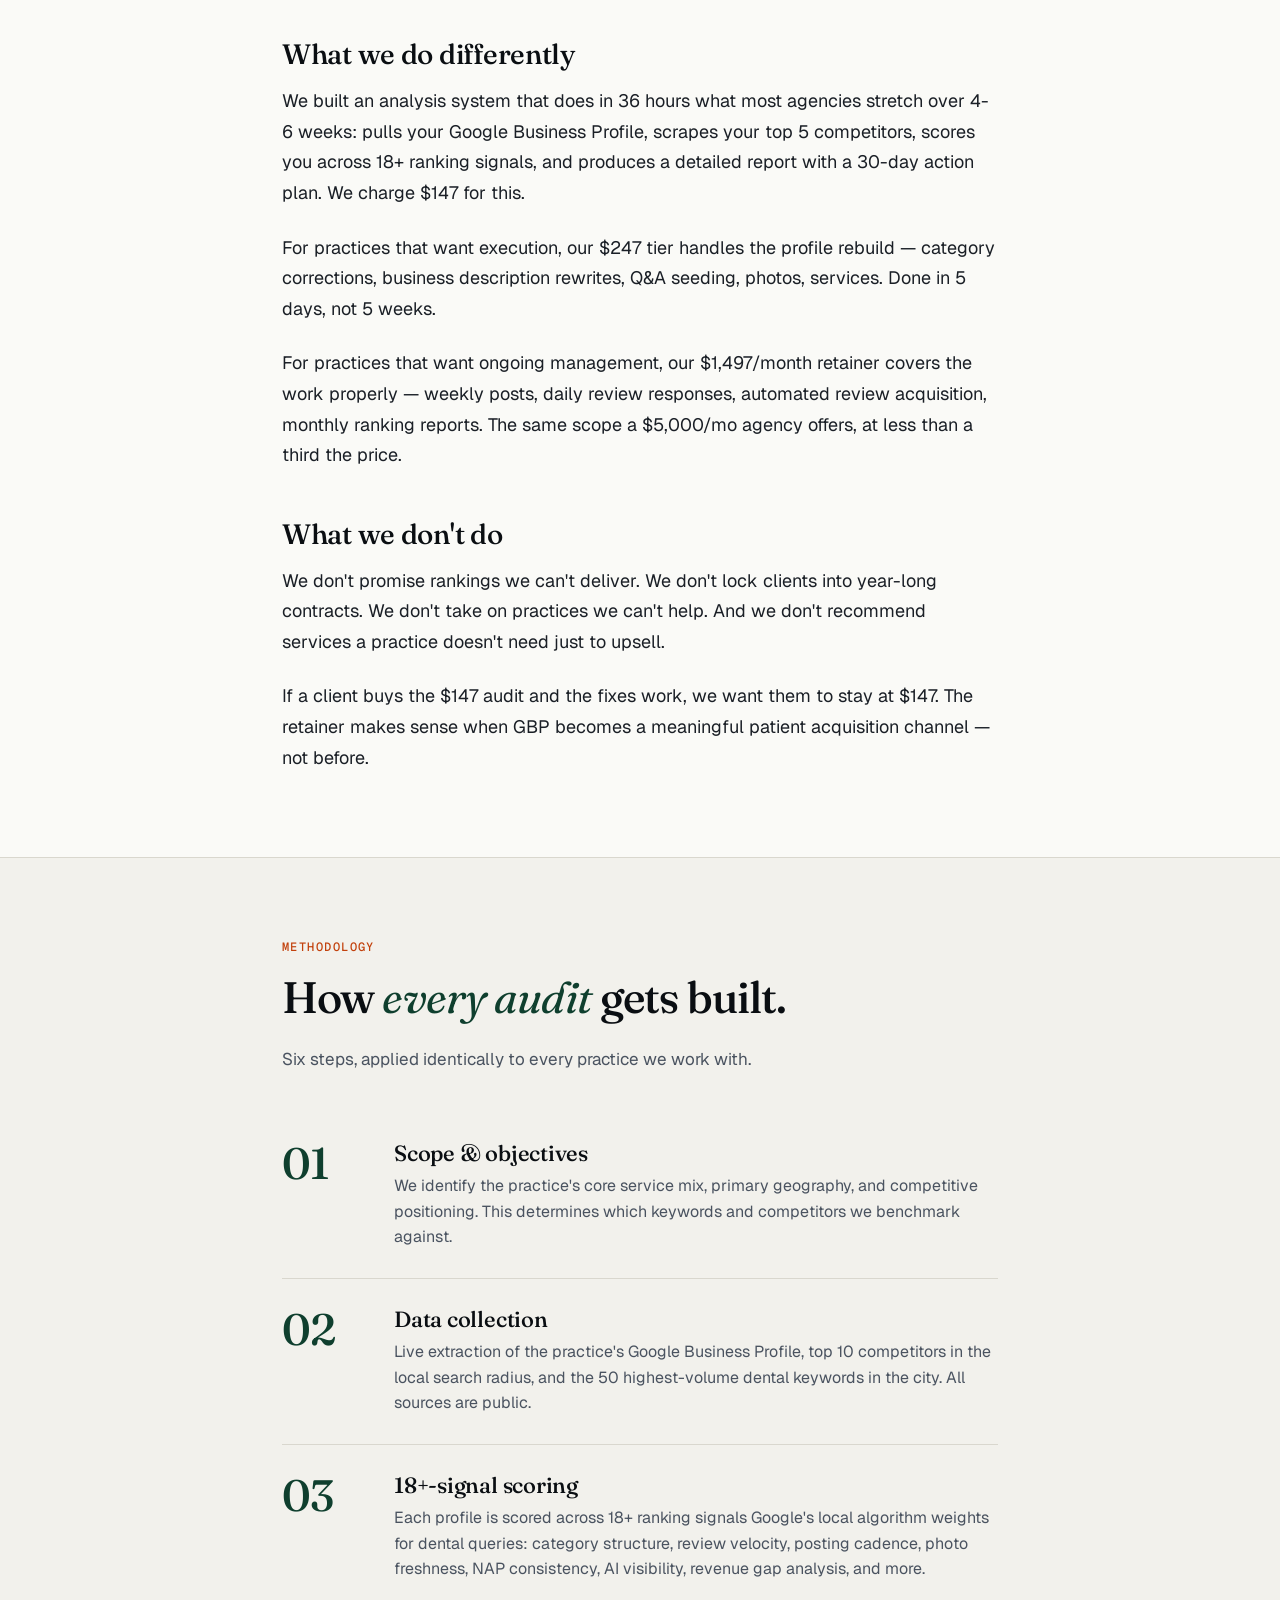
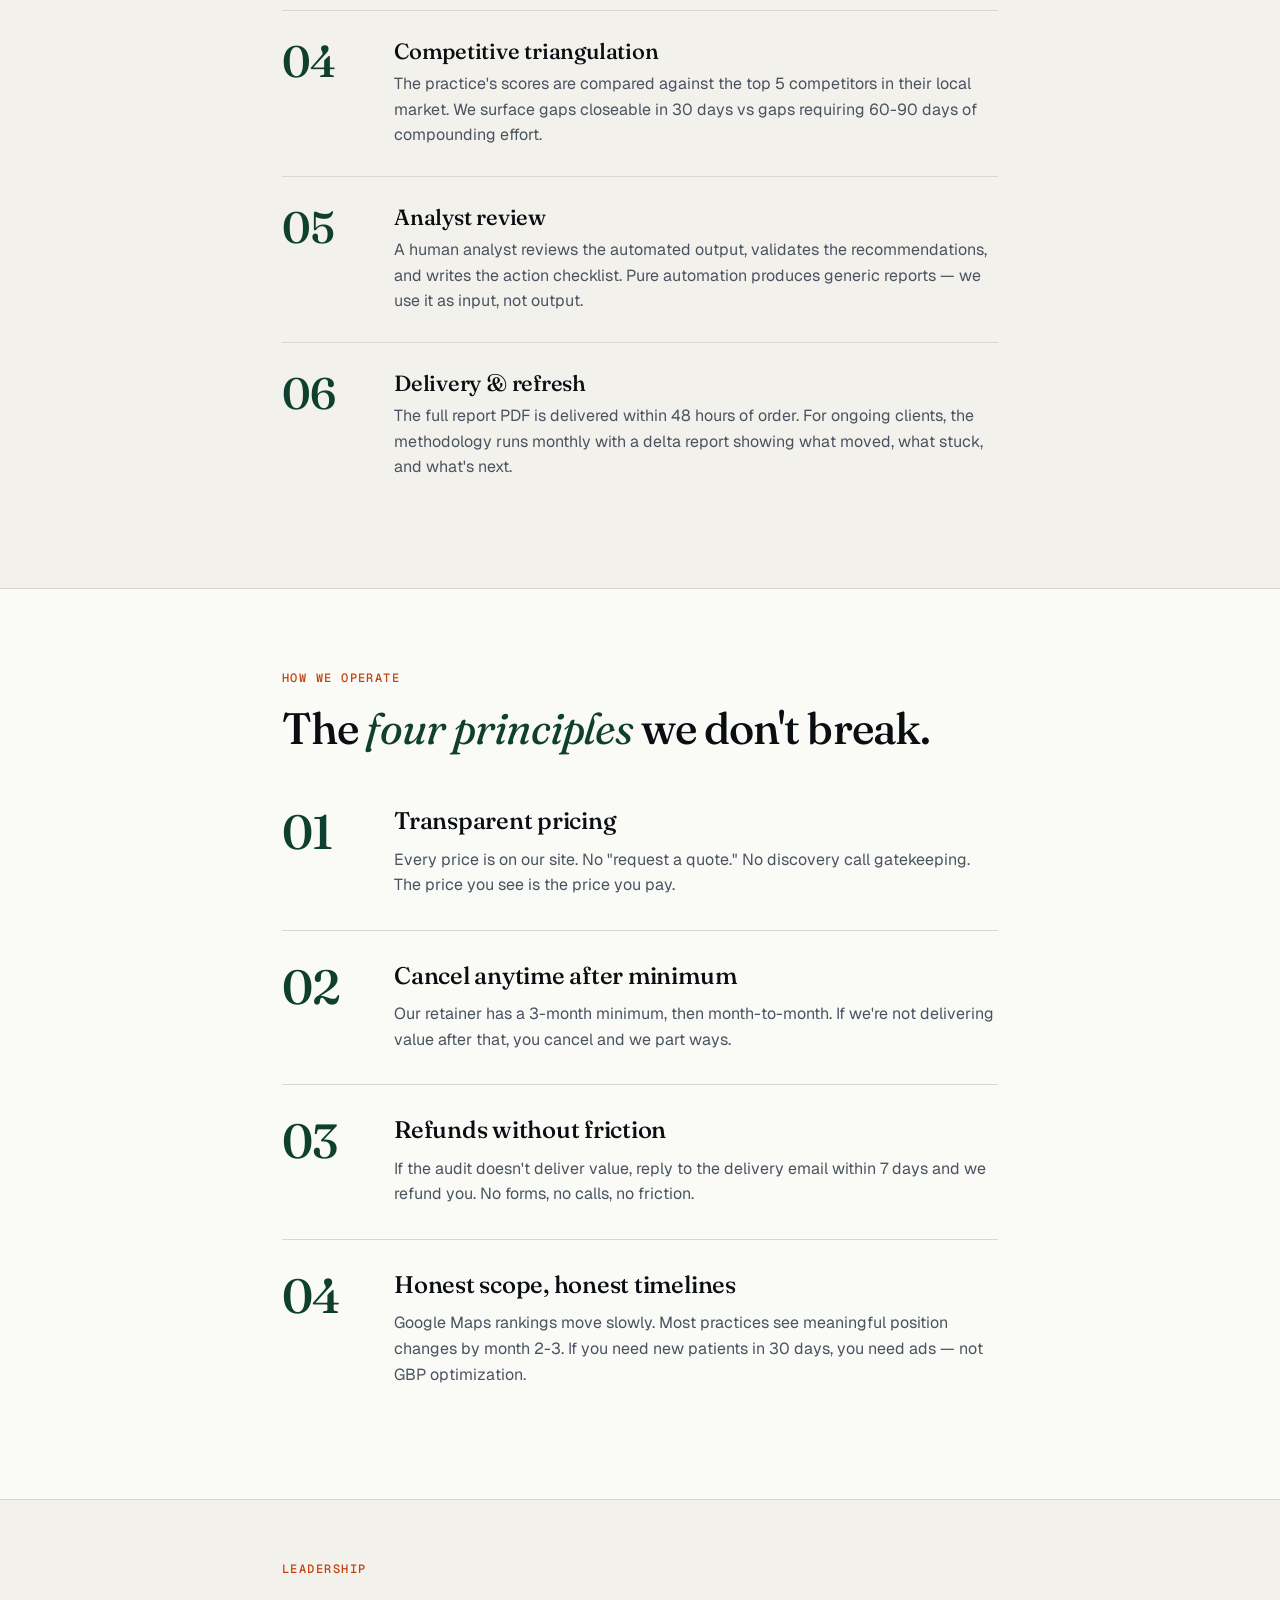
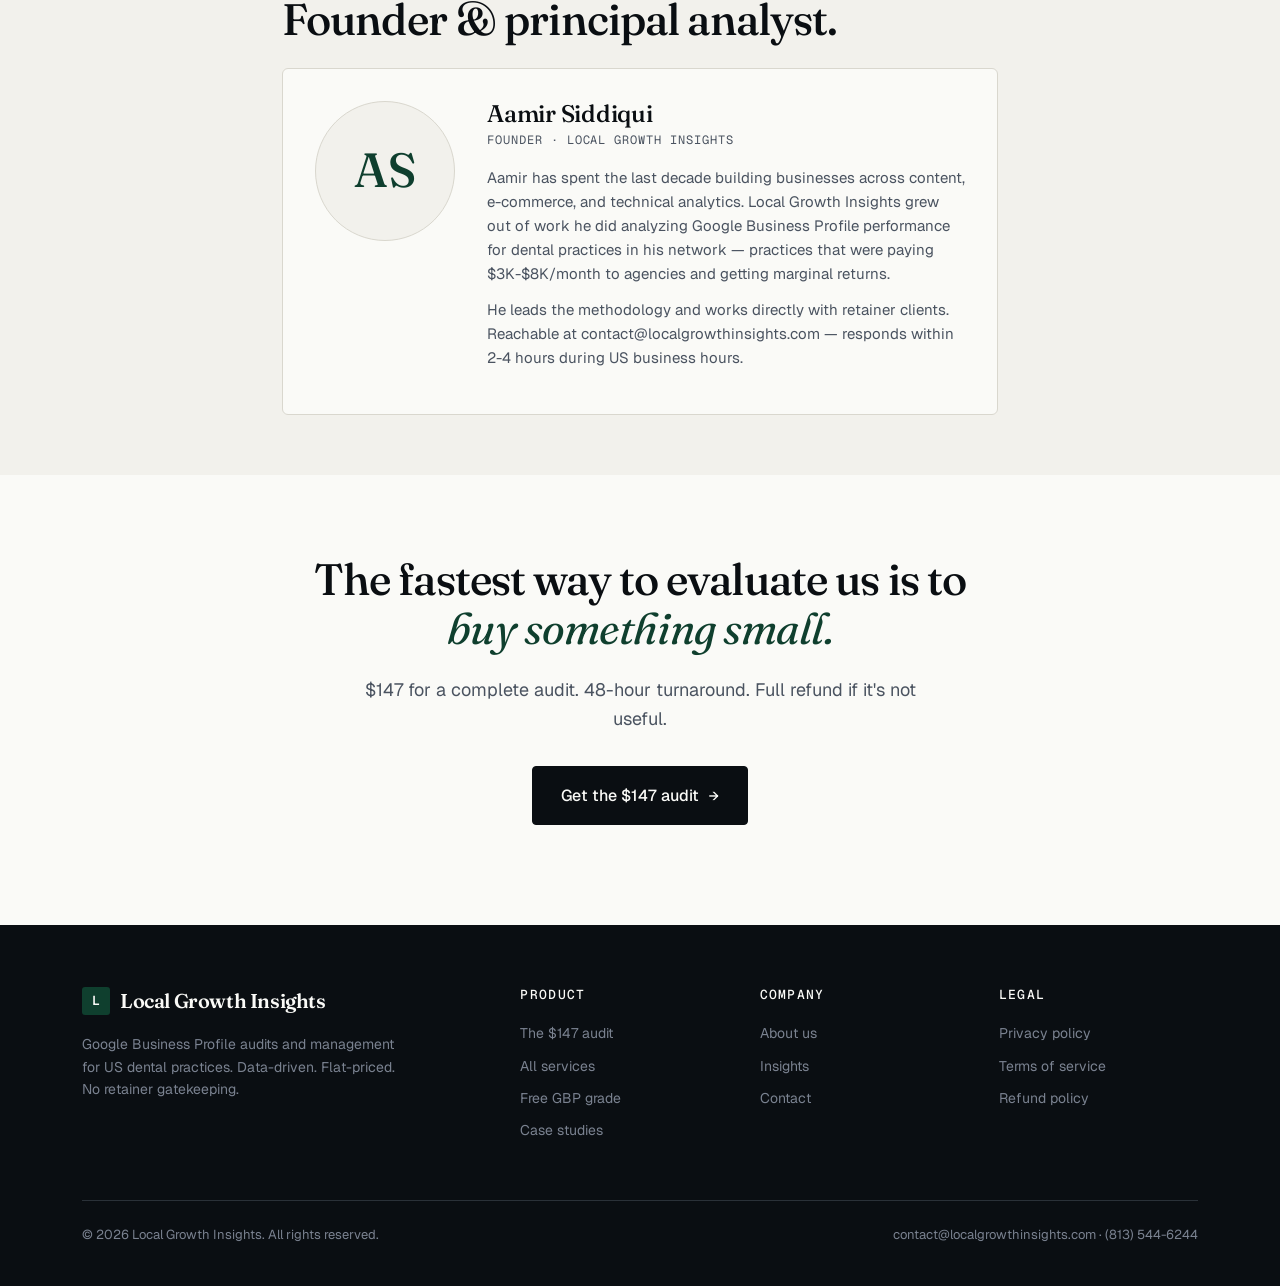
<file: about.html>
<!DOCTYPE html>
<html lang="en">
<head>
<meta charset="UTF-8">
<meta name="viewport" content="width=device-width, initial-scale=1.0">
<title>About · Local Growth Insights</title>
<meta name="description" content="Local Growth Insights is a specialty research firm focused on Google Business Profile performance for US dental practices.">
<link rel="preconnect" href="https://fonts.googleapis.com">
<link rel="preconnect" href="https://fonts.gstatic.com" crossorigin>
<link href="https://fonts.googleapis.com/css2?family=Fraunces:opsz,wght@9..144,400;9..144,500;9..144,600;9..144,700&family=Geist:wght@300;400;500;600&family=Geist+Mono:wght@400;500&display=swap" rel="stylesheet">
<link rel="stylesheet" href="styles.css">
<style>
.story-section{padding:60px 0}.story-section .container-narrow p{font-size:18px;line-height:1.7;color:var(--ink-2);margin-bottom:24px}.story-section h3{margin-top:48px;font-size:28px}.story-section h3:first-child{margin-top:0}.capability-strip{background:var(--ink);color:var(--paper);padding:80px 0}.capability-strip h2{color:var(--paper)}.capability-strip h2 em{color:#F59E0B}.capability-strip .section-label{color:#F59E0B}.capability-strip .lead{color:var(--ink-4)}.capability-grid{display:grid;grid-template-columns:repeat(4,1fr);gap:32px;margin-top:48px}@media(max-width:768px){.capability-grid{grid-template-columns:1fr 1fr;gap:24px}}.capability-stat .num{font-family:'Fraunces',serif;font-size:56px;line-height:1;letter-spacing:-0.03em;font-weight:500;color:var(--paper);margin-bottom:8px}.capability-stat .num em{font-family:'Geist Mono',monospace;font-size:22px;font-weight:400;font-style:normal;color:var(--ink-4);margin-left:4px}.capability-stat .label{font-size:14px;color:var(--ink-4);line-height:1.5}.methodology-section{padding:80px 0;background:var(--paper-2);border-top:1px solid var(--line);border-bottom:1px solid var(--line)}.methodology-step{display:grid;grid-template-columns:80px 1fr;gap:32px;padding:28px 0;border-bottom:1px solid var(--line);align-items:start}.methodology-step:last-child{border-bottom:none}.methodology-step .step-num{font-family:'Fraunces',serif;font-size:44px;color:var(--accent);line-height:1;font-weight:500;letter-spacing:-0.03em}.methodology-step h3{font-family:'Fraunces',serif;font-size:22px;margin-bottom:8px;font-weight:500;letter-spacing:-0.01em}.methodology-step p{margin:0;font-size:16px;color:var(--ink-3);line-height:1.6}.principles{padding:80px 0}.principle{display:grid;grid-template-columns:80px 1fr;gap:32px;padding:32px 0;border-bottom:1px solid var(--line);align-items:start}.principle:last-child{border-bottom:none}.principle .num{font-family:'Fraunces',serif;font-size:48px;color:var(--accent);line-height:1;font-weight:500;letter-spacing:-0.03em}.principle h3{font-family:'Fraunces',serif;font-size:24px;margin-bottom:12px;font-weight:500;letter-spacing:-0.01em}.principle p{margin:0;font-size:16px;color:var(--ink-3);line-height:1.6}.founder-section{background:var(--paper-2);border-top:1px solid var(--line);padding:60px 0}.founder-card{display:grid;grid-template-columns:140px 1fr;gap:32px;align-items:start;background:var(--paper);border:1px solid var(--line);padding:32px;border-radius:6px}.founder-photo{width:140px;height:140px;background:var(--paper-2);border:1px solid var(--line);border-radius:50%;display:flex;align-items:center;justify-content:center;font-family:'Fraunces',serif;font-size:48px;color:var(--accent);font-weight:500}.founder-card h3{font-family:'Fraunces',serif;font-size:24px;margin-bottom:4px;font-weight:500;letter-spacing:-0.01em}.founder-card .title{font-family:'Geist Mono',monospace;font-size:12px;color:var(--ink-3);text-transform:uppercase;letter-spacing:0.08em;margin-bottom:16px}.founder-card p{font-size:15px;color:var(--ink-3);line-height:1.6;margin-bottom:12px}
</style>
</head>
<body>
<nav><div class="nav-inner"><a href="index.html" class="logo"><div class="logo-mark">L</div>Local Growth Insights</a><div class="nav-links"><a href="services.html">Services</a><a href="case-studies.html">Case studies</a><a href="grade.html">Free grade</a><a href="insights/index.html">Insights</a><a href="about.html">About</a><a href="report.html" class="nav-cta">Get the audit →</a></div></div></nav>

<header class="page-header">
    <div class="container-narrow">
        <div class="eyebrow">About us</div>
        <h1>A specialty research firm for <em>US dental practices</em> that want to win on Google.</h1>
        <p>Local Growth Insights focuses on one thing: helping US dental practices outrank competitors on Google Maps and Google Search. Not paid ads. Not website redesigns. Not Facebook posts. Just the channel where most new dental patients begin their search.</p>
    </div>
</header>

<section class="capability-strip">
    <div class="container">
        <div class="section-label">Our scope</div>
        <h2>What we <em>actually do</em>, by the numbers.</h2>
        <p class="lead">We're a focused research and execution firm — not a generalist agency.</p>
        <div class="capability-grid">
            <div class="capability-stat">
                <div class="num">18+<em>signals</em></div>
                <div class="label">Ranking factors analyzed in every audit. The framework took months to develop and validate against real ranking outcomes.</div>
            </div>
            <div class="capability-stat">
                <div class="num">4,187<em>practices</em></div>
                <div class="label">US dental practices analyzed in our reference database. Used to benchmark every audit against real industry data.</div>
            </div>
            <div class="capability-stat">
                <div class="num">48<em>hours</em></div>
                <div class="label">Standard audit delivery time. Every report is custom-built for one practice — no templates, no shortcuts.</div>
            </div>
            <div class="capability-stat">
                <div class="num">100<em>%</em></div>
                <div class="label">US-focused. We don't serve international markets, generalist B2B, or non-dental verticals. Specialization compounds.</div>
            </div>
        </div>
    </div>
</section>

<section class="story-section">
    <div class="container-narrow">
        <h3>Why this firm exists</h3>
        <p>Most US dental practices have a Google Business Profile that's underperforming — and they don't know exactly why. They suspect it. They feel it when a competitor shows up first in Maps. But they can't pinpoint the cause because the variables are hidden inside Google's ranking algorithm.</p>
        <p>Meanwhile, the SEO agency model has settled into a comfortable racket: charge $3,000-$8,000/month for ongoing services that mostly involve posting once a week, responding to reviews, and producing reports the practice owner barely reads. The actual labor is 8-12 hours a month.</p>
        <p>Local Growth Insights was built to break that model. By specializing narrowly (US dental only), running our own analysis tooling, and operating with a lean structure, we deliver the same scope of work at roughly one-third the typical agency price.</p>
        <h3>What we do differently</h3>
        <p>We built an analysis system that does in 36 hours what most agencies stretch over 4-6 weeks: pulls your Google Business Profile, scrapes your top 5 competitors, scores you across 18+ ranking signals, and produces a detailed report with a 30-day action plan. We charge $147 for this.</p>
        <p>For practices that want execution, our $247 tier handles the profile rebuild — category corrections, business description rewrites, Q&amp;A seeding, photos, services. Done in 5 days, not 5 weeks.</p>
        <p>For practices that want ongoing management, our $1,497/month retainer covers the work properly — weekly posts, daily review responses, automated review acquisition, monthly ranking reports. The same scope a $5,000/mo agency offers, at less than a third the price.</p>
        <h3>What we don't do</h3>
        <p>We don't promise rankings we can't deliver. We don't lock clients into year-long contracts. We don't take on practices we can't help. And we don't recommend services a practice doesn't need just to upsell.</p>
        <p>If a client buys the $147 audit and the fixes work, we want them to stay at $147. The retainer makes sense when GBP becomes a meaningful patient acquisition channel — not before.</p>
    </div>
</section>

<section class="methodology-section">
    <div class="container-narrow">
        <div class="section-label">Methodology</div>
        <h2>How <em>every audit</em> gets built.</h2>
        <p style="font-size:17px;color:var(--ink-3);margin-bottom:40px;max-width:620px;">Six steps, applied identically to every practice we work with.</p>
        <div class="methodology-step"><div class="step-num">01</div><div><h3>Scope &amp; objectives</h3><p>We identify the practice's core service mix, primary geography, and competitive positioning. This determines which keywords and competitors we benchmark against.</p></div></div>
        <div class="methodology-step"><div class="step-num">02</div><div><h3>Data collection</h3><p>Live extraction of the practice's Google Business Profile, top 10 competitors in the local search radius, and the 50 highest-volume dental keywords in the city. All sources are public.</p></div></div>
        <div class="methodology-step"><div class="step-num">03</div><div><h3>18+-signal scoring</h3><p>Each profile is scored across 18+ ranking signals Google's local algorithm weights for dental queries: category structure, review velocity, posting cadence, photo freshness, NAP consistency, AI visibility, revenue gap analysis, and more.</p></div></div>
        <div class="methodology-step"><div class="step-num">04</div><div><h3>Competitive triangulation</h3><p>The practice's scores are compared against the top 5 competitors in their local market. We surface gaps closeable in 30 days vs gaps requiring 60-90 days of compounding effort.</p></div></div>
        <div class="methodology-step"><div class="step-num">05</div><div><h3>Analyst review</h3><p>A human analyst reviews the automated output, validates the recommendations, and writes the action checklist. Pure automation produces generic reports — we use it as input, not output.</p></div></div>
        <div class="methodology-step"><div class="step-num">06</div><div><h3>Delivery &amp; refresh</h3><p>The full report PDF is delivered within 48 hours of order. For ongoing clients, the methodology runs monthly with a delta report showing what moved, what stuck, and what's next.</p></div></div>
    </div>
</section>

<section class="principles">
    <div class="container-narrow">
        <div class="section-label">How we operate</div>
        <h2>The <em>four principles</em> we don't break.</h2>
        <div class="principle"><div class="num">01</div><div><h3>Transparent pricing</h3><p>Every price is on our site. No "request a quote." No discovery call gatekeeping. The price you see is the price you pay.</p></div></div>
        <div class="principle"><div class="num">02</div><div><h3>Cancel anytime after minimum</h3><p>Our retainer has a 3-month minimum, then month-to-month. If we're not delivering value after that, you cancel and we part ways.</p></div></div>
        <div class="principle"><div class="num">03</div><div><h3>Refunds without friction</h3><p>If the audit doesn't deliver value, reply to the delivery email within 7 days and we refund you. No forms, no calls, no friction.</p></div></div>
        <div class="principle"><div class="num">04</div><div><h3>Honest scope, honest timelines</h3><p>Google Maps rankings move slowly. Most practices see meaningful position changes by month 2-3. If you need new patients in 30 days, you need ads — not GBP optimization.</p></div></div>
    </div>
</section>

<section class="founder-section">
    <div class="container-narrow">
        <div class="section-label">Leadership</div>
        <h2>Founder &amp; principal analyst.</h2>
        <div class="founder-card">
            <div class="founder-photo">AS</div>
            <div>
                <h3>Aamir Siddiqui</h3>
                <div class="title">Founder · Local Growth Insights</div>
                <p>Aamir has spent the last decade building businesses across content, e-commerce, and technical analytics. Local Growth Insights grew out of work he did analyzing Google Business Profile performance for dental practices in his network — practices that were paying $3K-$8K/month to agencies and getting marginal returns.</p>
                <p>He leads the methodology and works directly with retainer clients. Reachable at contact@localgrowthinsights.com — responds within 2-4 hours during US business hours.</p>
            </div>
        </div>
    </div>
</section>

<section style="padding:80px 0 100px;text-align:center;">
    <div class="container-narrow">
        <h2>The fastest way to evaluate us is to <em>buy something small.</em></h2>
        <p style="font-size:18px;color:var(--ink-3);max-width:560px;margin:0 auto 32px;">$147 for a complete audit. 48-hour turnaround. Full refund if it's not useful.</p>
        <a href="report.html" class="btn-primary">Get the $147 audit <span class="arrow">→</span></a>
    </div>
</section>

<footer>
    <div class="container">
        <div class="footer-grid">
            <div class="footer-brand"><a href="index.html" class="logo"><div class="logo-mark">L</div>Local Growth Insights</a><p>Google Business Profile audits and management for US dental practices. Data-driven. Flat-priced. No retainer gatekeeping.</p></div>
            <div class="footer-col"><h4>Product</h4><ul><li><a href="report.html">The $147 audit</a></li><li><a href="services.html">All services</a></li><li><a href="grade.html">Free GBP grade</a></li><li><a href="case-studies.html">Case studies</a></li></ul></div>
            <div class="footer-col"><h4>Company</h4><ul><li><a href="about.html">About us</a></li><li><a href="insights/index.html">Insights</a></li><li><a href="contact.html">Contact</a></li></ul></div>
            <div class="footer-col"><h4>Legal</h4><ul><li><a href="privacy.html">Privacy policy</a></li><li><a href="terms.html">Terms of service</a></li><li><a href="refunds.html">Refund policy</a></li></ul></div>
        </div>
        <div class="footer-bottom">
            <div>© 2026 Local Growth Insights. All rights reserved.</div>
            <div>contact@localgrowthinsights.com · (813) 544-6244</div>
        </div>
    </div>
</footer>
</body>
</html>
</file>
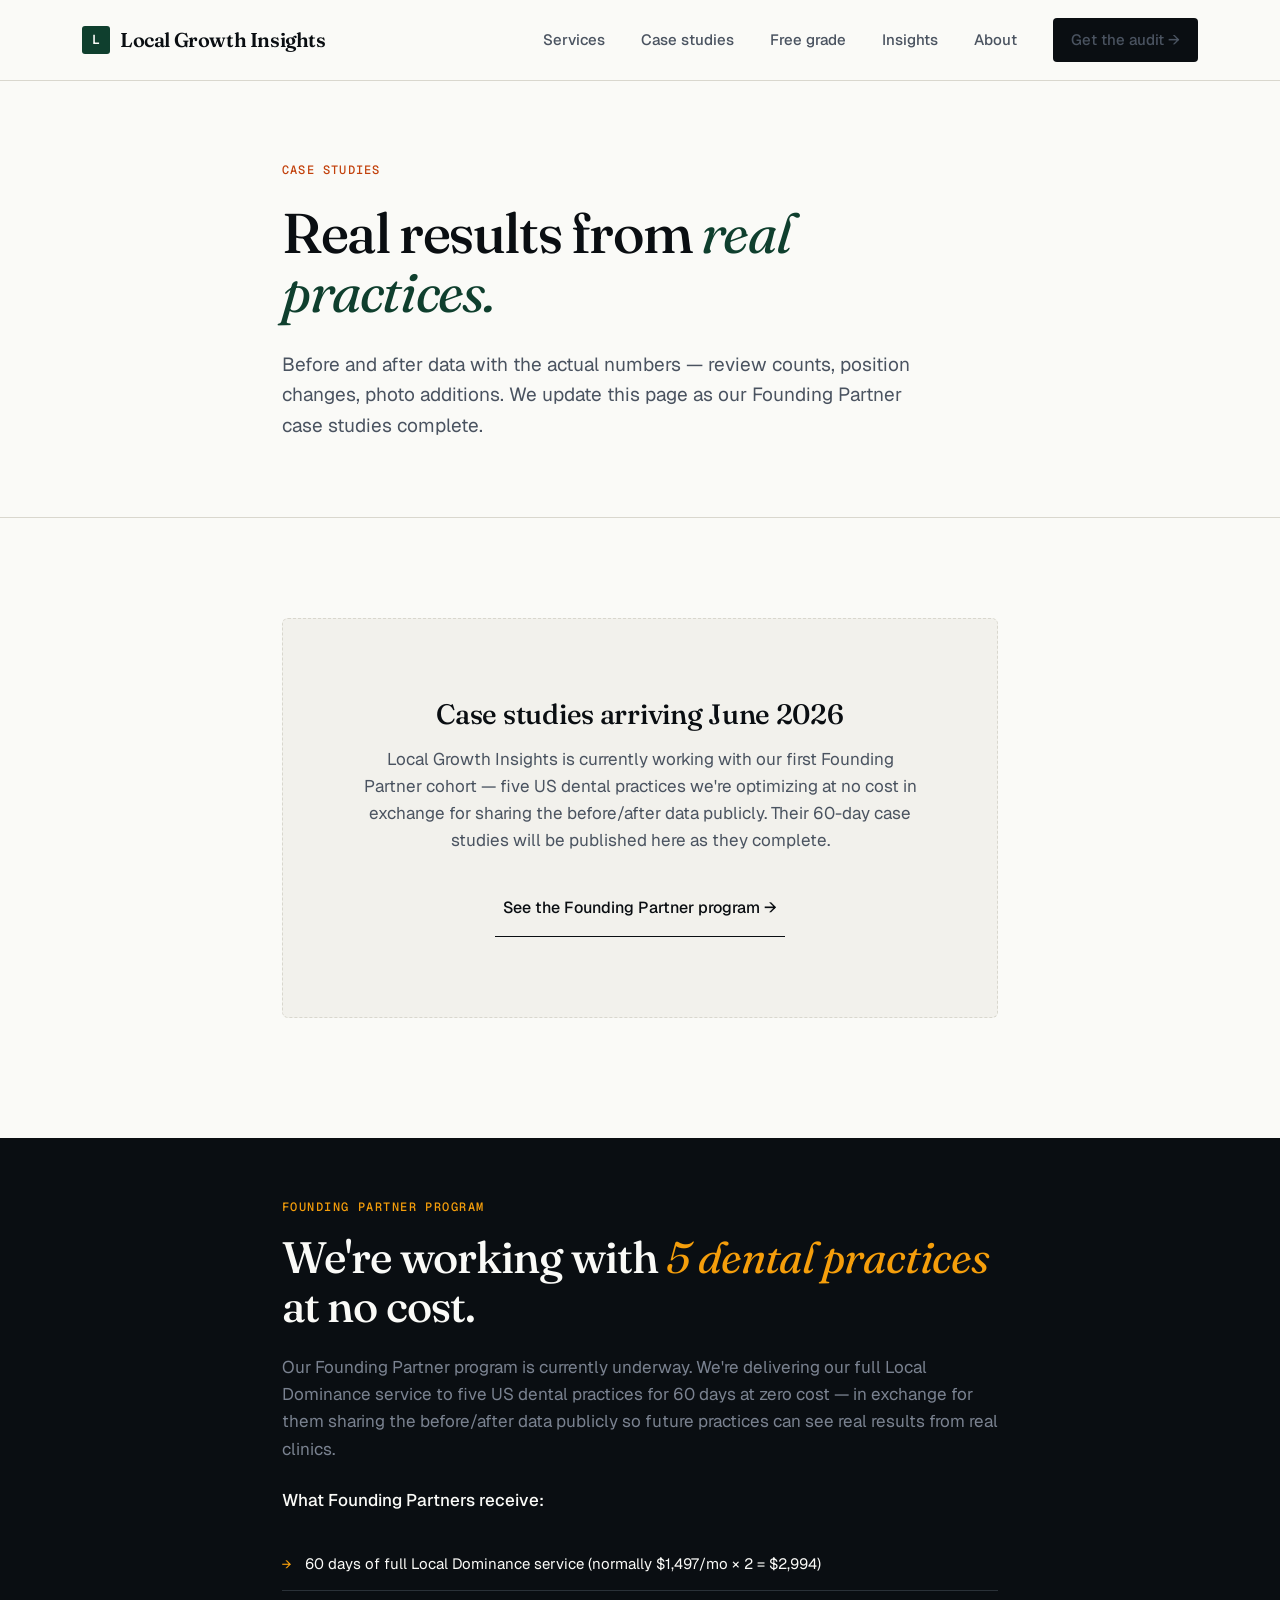
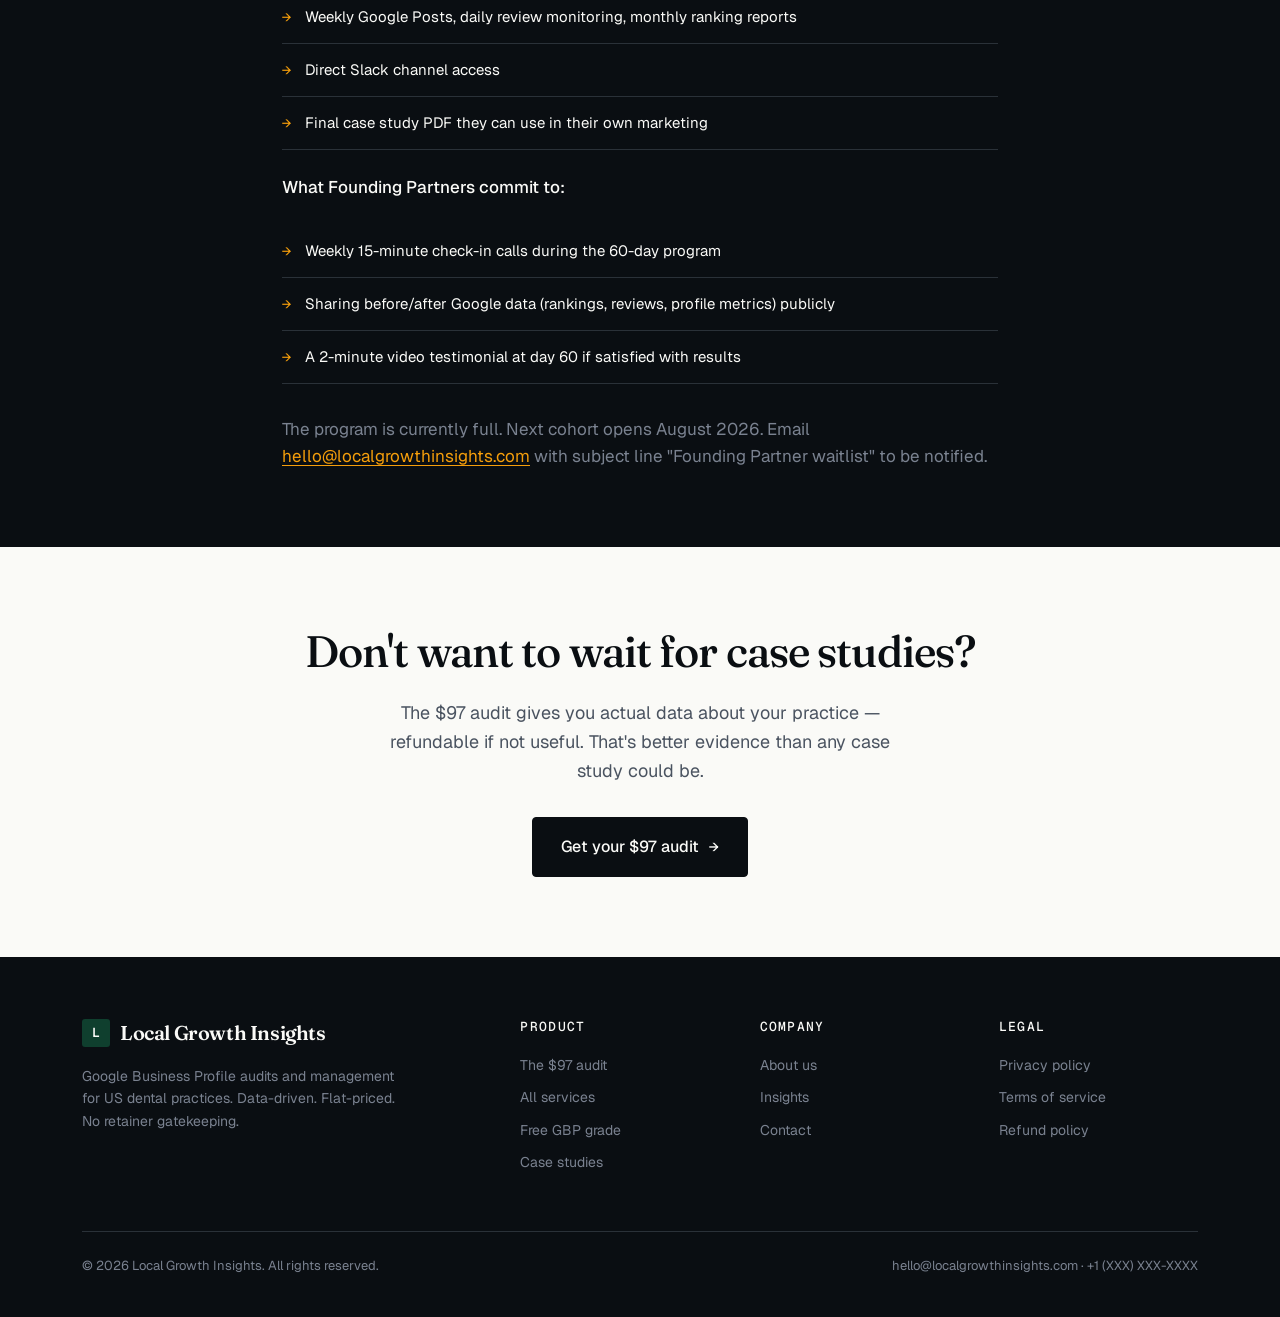
<file: case-studies.html>
<!DOCTYPE html>
<html lang="en">
<head>
<meta charset="UTF-8">
<meta name="viewport" content="width=device-width, initial-scale=1.0">
<title>Case Studies · Local Growth Insights</title>
<meta name="description" content="Real results from real US dental practices. Before and after data, ranking changes, and full transparent breakdowns.">

<link rel="preconnect" href="https://fonts.googleapis.com">
<link rel="preconnect" href="https://fonts.gstatic.com" crossorigin>
<link href="https://fonts.googleapis.com/css2?family=Fraunces:opsz,wght@9..144,400;9..144,500;9..144,600;9..144,700&family=Geist:wght@300;400;500;600&family=Geist+Mono:wght@400;500&display=swap" rel="stylesheet">
<link rel="stylesheet" href="styles.css">

<style>
.case-study {
    border: 1px solid var(--line);
    border-radius: 6px;
    padding: 36px;
    margin-bottom: 32px;
    background: var(--paper);
    transition: transform 0.2s, box-shadow 0.2s;
}

.case-study:hover {
    transform: translateY(-2px);
    box-shadow: 0 20px 50px -20px rgba(10, 14, 18, 0.15);
}

.case-study .meta {
    display: flex;
    justify-content: space-between;
    align-items: center;
    margin-bottom: 20px;
    flex-wrap: wrap;
    gap: 12px;
}

.case-study .meta-tag {
    font-family: 'Geist Mono', monospace;
    font-size: 11px;
    color: var(--accent-2);
    text-transform: uppercase;
    letter-spacing: 0.08em;
    background: var(--paper-2);
    padding: 4px 10px;
    border-radius: 3px;
}

.case-study h3 {
    font-size: 28px;
    margin-bottom: 8px;
    letter-spacing: -0.02em;
}

.case-study .subtitle {
    color: var(--ink-3);
    font-size: 15px;
    margin-bottom: 28px;
}

.case-data {
    display: grid;
    grid-template-columns: repeat(4, 1fr);
    gap: 16px;
    margin: 28px 0;
}

@media (max-width: 700px) { .case-data { grid-template-columns: 1fr 1fr; } }

.metric {
    background: var(--paper-2);
    padding: 16px;
    border-radius: 4px;
}

.metric .label {
    font-family: 'Geist Mono', monospace;
    font-size: 10px;
    text-transform: uppercase;
    letter-spacing: 0.08em;
    color: var(--ink-3);
    margin-bottom: 6px;
}

.metric .change {
    display: flex;
    align-items: baseline;
    gap: 6px;
}

.metric .before {
    font-family: 'Geist Mono', monospace;
    font-size: 14px;
    color: var(--ink-4);
    text-decoration: line-through;
}

.metric .after {
    font-family: 'Fraunces', serif;
    font-size: 24px;
    font-weight: 500;
    color: var(--accent);
    letter-spacing: -0.02em;
}

.metric .arrow {
    font-family: 'Geist Mono', monospace;
    color: var(--ink-4);
}

.case-quote {
    background: var(--highlight);
    padding: 24px;
    border-left: 3px solid var(--accent-2);
    border-radius: 0 4px 4px 0;
    margin: 24px 0;
}

.case-quote p {
    font-family: 'Fraunces', serif;
    font-size: 18px;
    font-style: italic;
    color: var(--ink);
    margin-bottom: 8px;
    line-height: 1.5;
}

.case-quote .attr {
    font-family: 'Geist Mono', monospace;
    font-size: 12px;
    color: var(--ink-3);
    text-transform: uppercase;
    letter-spacing: 0.08em;
    font-style: normal;
}

/* Empty / coming soon state */
.empty-state {
    text-align: center;
    padding: 80px 40px;
    background: var(--paper-2);
    border: 1px dashed var(--line);
    border-radius: 6px;
    margin-top: 40px;
}

.empty-state h3 {
    font-family: 'Fraunces', serif;
    font-size: 28px;
    margin-bottom: 16px;
    font-weight: 500;
}

.empty-state p {
    font-size: 17px;
    color: var(--ink-3);
    max-width: 560px;
    margin: 0 auto 24px;
    line-height: 1.6;
}

.founding-program {
    background: var(--ink);
    color: var(--paper);
    padding: 60px 0;
    margin-top: 60px;
}

.founding-program .container-narrow h2 { color: var(--paper); }
.founding-program .container-narrow h2 em { color: #F59E0B; }
.founding-program .section-label { color: #F59E0B; }
.founding-program .container-narrow p { color: var(--ink-4); }
.founding-program .container-narrow p strong { color: var(--paper); }

.partner-list {
    list-style: none;
    margin: 24px 0;
    padding: 0;
}

.partner-list li {
    padding: 14px 0;
    border-bottom: 1px solid #2A3138;
    color: var(--paper);
    font-size: 15px;
    display: flex;
    align-items: start;
    gap: 14px;
}

.partner-list li::before {
    content: '→';
    color: #F59E0B;
    font-family: 'Geist Mono', monospace;
    flex-shrink: 0;
}
</style>
</head>
<body>

<nav>
    <div class="nav-inner">
        <a href="index.html" class="logo">
            <div class="logo-mark">L</div>
            Local Growth Insights
        </a>
        <div class="nav-links">
            <a href="services.html">Services</a>
            <a href="case-studies.html">Case studies</a>
            <a href="grade.html">Free grade</a>
            <a href="insights/index.html">Insights</a>
            <a href="about.html">About</a>
            <a href="report.html" class="nav-cta">Get the audit →</a>
        </div>
    </div>
</nav>

<header class="page-header">
    <div class="container-narrow">
        <div class="eyebrow">Case studies</div>
        <h1>Real results from <em>real practices.</em></h1>
        <p>Before and after data with the actual numbers — review counts, position changes, photo additions. We update this page as our Founding Partner case studies complete.</p>
    </div>
</header>

<section style="padding: 60px 0;">
    <div class="container-narrow">

        <!-- ============ EMPTY STATE (current) ============ -->
        <div class="empty-state">
            <h3>Case studies arriving June 2026</h3>
            <p>Local Growth Insights is currently working with our first Founding Partner cohort — five US dental practices we're optimizing at no cost in exchange for sharing the before/after data publicly. Their 60-day case studies will be published here as they complete.</p>
            <a href="#founding" class="btn-secondary">See the Founding Partner program →</a>
        </div>

        <!-- ============ EXAMPLE CASE STUDY (uncomment when first one is real) ============ -->
        <!--
        <div class="case-study">
            <div class="meta">
                <span class="meta-tag">Case study 01 · 60 days</span>
                <span class="meta-tag" style="color: var(--accent);">Local Dominance</span>
            </div>
            <h3>Smile Bright Family Dental</h3>
            <div class="subtitle">Fort Worth, TX · 2 dentists · single location</div>

            <div class="case-data">
                <div class="metric">
                    <div class="label">Map ranking</div>
                    <div class="change">
                        <span class="before">#7</span>
                        <span class="arrow">→</span>
                        <span class="after">#2</span>
                    </div>
                </div>
                <div class="metric">
                    <div class="label">Total reviews</div>
                    <div class="change">
                        <span class="before">19</span>
                        <span class="arrow">→</span>
                        <span class="after">52</span>
                    </div>
                </div>
                <div class="metric">
                    <div class="label">Profile views (mo)</div>
                    <div class="change">
                        <span class="before">1.2K</span>
                        <span class="arrow">→</span>
                        <span class="after">4.8K</span>
                    </div>
                </div>
                <div class="metric">
                    <div class="label">Direction requests</div>
                    <div class="change">
                        <span class="before">38</span>
                        <span class="arrow">→</span>
                        <span class="after">142</span>
                    </div>
                </div>
            </div>

            <p>Smile Bright was sitting at position 7 for "dentist Fort Worth" with 19 reviews and zero Google Posts in the previous year. After 60 days of Local Dominance management, they moved to position 2 with the largest competitive moat being review velocity (we ran a structured patient follow-up campaign that generated 33 new reviews in 8 weeks).</p>

            <div class="case-quote">
                <p>"We tried two SEO agencies before this — both took our money for 6 months and changed nothing. The Local Growth Insights team had us in position 2 by month 2. The cost was less than what one of those previous agencies charged for a single month."</p>
                <div class="attr">— Dr. Rebecca M., Owner, Smile Bright Family Dental</div>
            </div>

            <a href="#" class="btn-secondary">Read full case study (PDF)</a>
        </div>
        -->

    </div>
</section>

<!-- ============ FOUNDING PARTNER PROGRAM ============ -->
<section class="founding-program" id="founding">
    <div class="container-narrow">
        <div class="section-label">Founding Partner program</div>
        <h2>We're working with <em>5 dental practices</em> at no cost.</h2>
        <p>Our Founding Partner program is currently underway. We're delivering our full Local Dominance service to five US dental practices for 60 days at zero cost — in exchange for them sharing the before/after data publicly so future practices can see real results from real clinics.</p>

        <p style="margin-top: 24px;"><strong>What Founding Partners receive:</strong></p>
        <ul class="partner-list">
            <li>60 days of full Local Dominance service (normally $1,497/mo × 2 = $2,994)</li>
            <li>Weekly Google Posts, daily review monitoring, monthly ranking reports</li>
            <li>Direct Slack channel access</li>
            <li>Final case study PDF they can use in their own marketing</li>
        </ul>

        <p style="margin-top: 24px;"><strong>What Founding Partners commit to:</strong></p>
        <ul class="partner-list">
            <li>Weekly 15-minute check-in calls during the 60-day program</li>
            <li>Sharing before/after Google data (rankings, reviews, profile metrics) publicly</li>
            <li>A 2-minute video testimonial at day 60 if satisfied with results</li>
        </ul>

        <p style="margin-top: 32px;">The program is currently full. Next cohort opens August 2026. Email <a href="mailto:hello@localgrowthinsights.com" style="color: #F59E0B;">hello@localgrowthinsights.com</a> with subject line "Founding Partner waitlist" to be notified.</p>
    </div>
</section>

<!-- ============ CTA ============ -->
<section style="padding: 80px 0; text-align: center;">
    <div class="container-narrow">
        <h2>Don't want to wait for case studies?</h2>
        <p style="font-size: 18px; color: var(--ink-3); max-width: 540px; margin: 0 auto 32px;">The $97 audit gives you actual data about your practice — refundable if not useful. That's better evidence than any case study could be.</p>
        <a href="report.html" class="btn-primary">Get your $97 audit <span class="arrow">→</span></a>
    </div>
</section>

<footer>
    <div class="container">
        <div class="footer-grid">
            <div class="footer-brand">
                <a href="index.html" class="logo">
                    <div class="logo-mark">L</div>
                    Local Growth Insights
                </a>
                <p>Google Business Profile audits and management for US dental practices. Data-driven. Flat-priced. No retainer gatekeeping.</p>
            </div>
            <div class="footer-col">
                <h4>Product</h4>
                <ul>
                    <li><a href="report.html">The $97 audit</a></li>
                    <li><a href="services.html">All services</a></li>
                    <li><a href="grade.html">Free GBP grade</a></li>
                    <li><a href="case-studies.html">Case studies</a></li>
                </ul>
            </div>
            <div class="footer-col">
                <h4>Company</h4>
                <ul>
                    <li><a href="about.html">About us</a></li>
                    <li><a href="insights/index.html">Insights</a></li>
                    <li><a href="contact.html">Contact</a></li>
                </ul>
            </div>
            <div class="footer-col">
                <h4>Legal</h4>
                <ul>
                    <li><a href="privacy.html">Privacy policy</a></li>
                    <li><a href="terms.html">Terms of service</a></li>
                    <li><a href="refunds.html">Refund policy</a></li>
                </ul>
            </div>
        </div>
        <div class="footer-bottom">
            <div>© 2026 Local Growth Insights. All rights reserved.</div>
            <div>hello@localgrowthinsights.com · +1 (XXX) XXX-XXXX</div>
        </div>
    </div>
</footer>

</body>
</html>
</file>
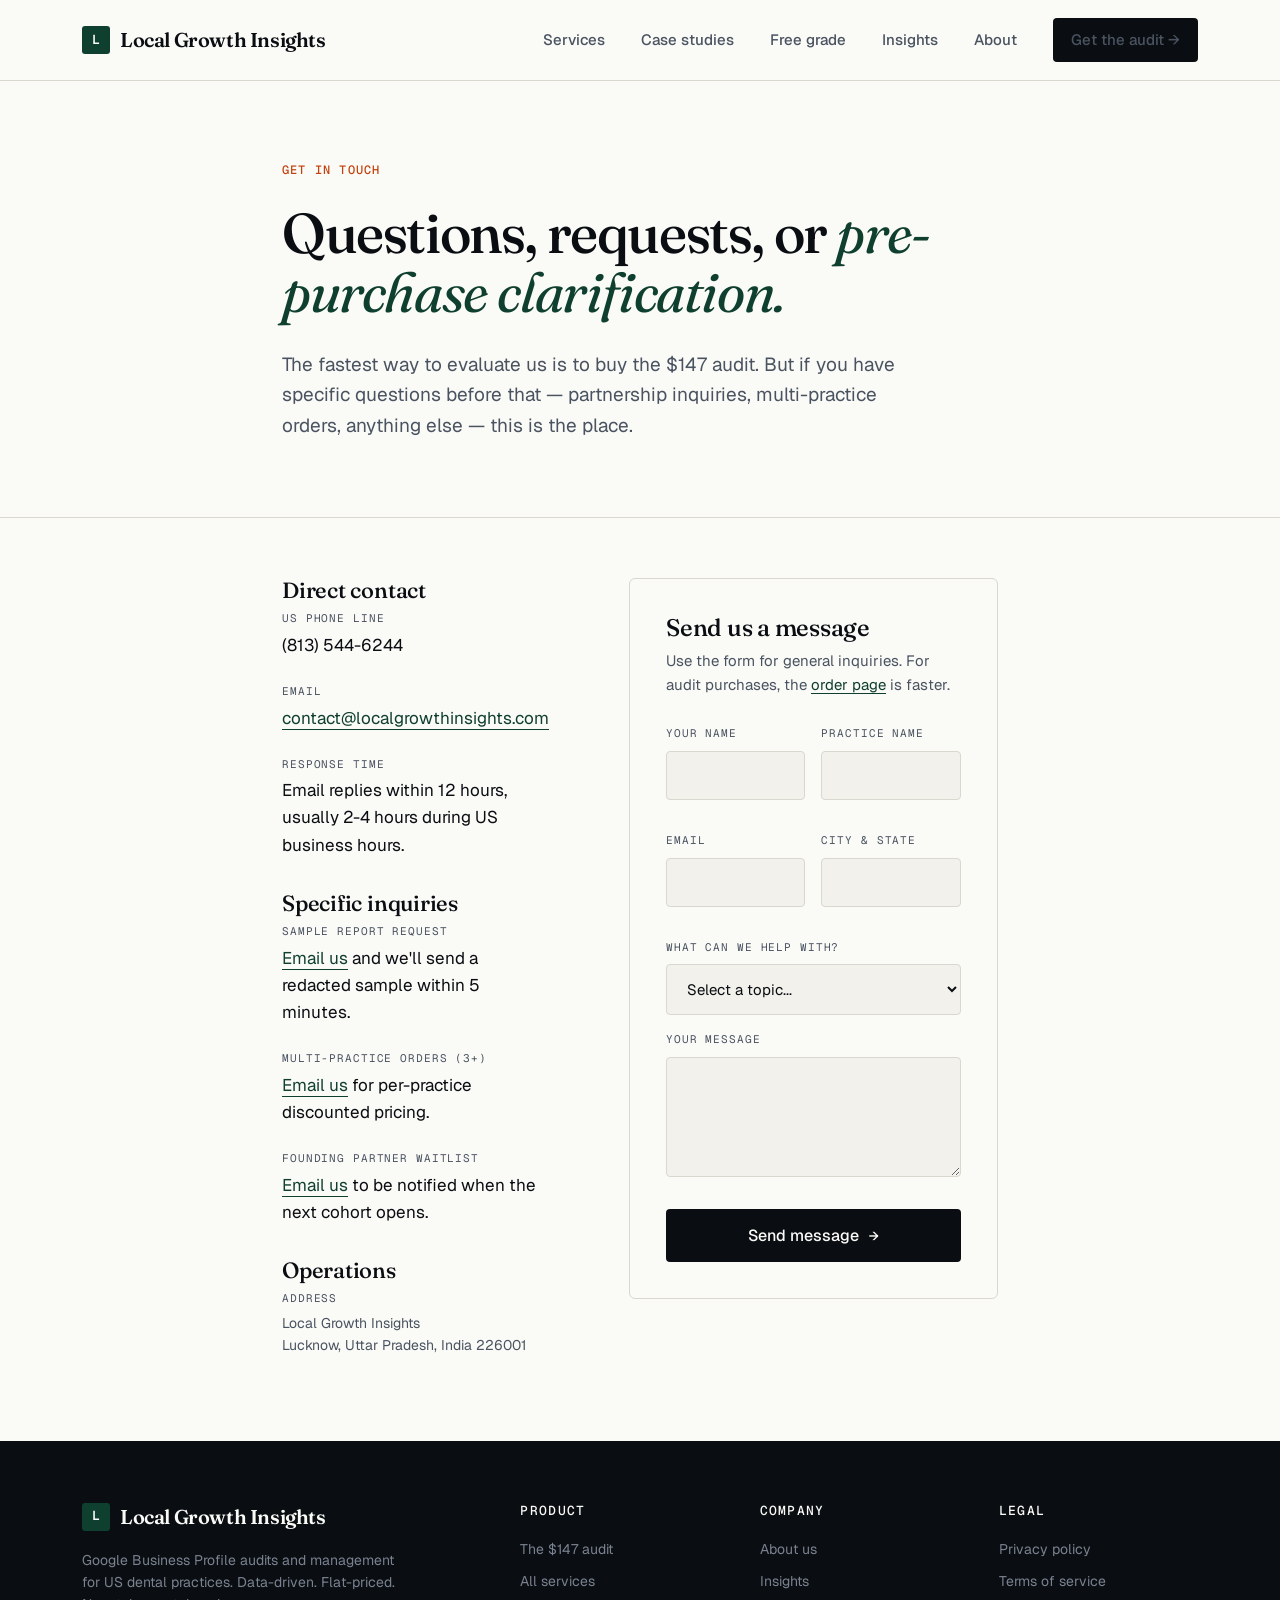
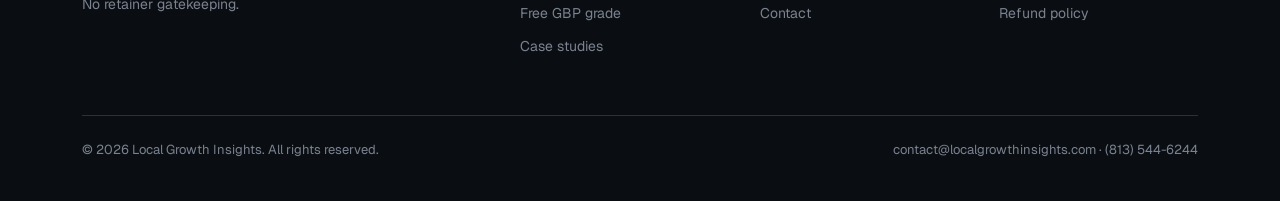
<file: contact.html>
<!DOCTYPE html>
<html lang="en">
<head>
<meta charset="UTF-8">
<meta name="viewport" content="width=device-width, initial-scale=1.0">
<title>Contact · Local Growth Insights</title>
<meta name="description" content="Get in touch with Local Growth Insights about GBP audits, services, or partnerships.">
<link rel="preconnect" href="https://fonts.googleapis.com">
<link rel="preconnect" href="https://fonts.gstatic.com" crossorigin>
<link href="https://fonts.googleapis.com/css2?family=Fraunces:opsz,wght@9..144,400;9..144,500;9..144,600;9..144,700&family=Geist:wght@300;400;500;600&family=Geist+Mono:wght@400;500&display=swap" rel="stylesheet">
<link rel="stylesheet" href="styles.css">
<style>
.contact-grid{display:grid;grid-template-columns:1fr 1.4fr;gap:80px;padding:60px 0;align-items:start}@media(max-width:900px){.contact-grid{grid-template-columns:1fr;gap:40px;padding:40px 0}}.contact-info h3{font-family:'Fraunces',serif;font-size:22px;margin-bottom:8px;margin-top:32px;font-weight:500}.contact-info h3:first-child{margin-top:0}.contact-info .item{margin-bottom:24px}.contact-info .label{font-family:'Geist Mono',monospace;font-size:11px;text-transform:uppercase;letter-spacing:0.08em;color:var(--ink-3);margin-bottom:4px}.contact-info .value{font-size:17px;color:var(--ink)}.contact-info a{color:var(--accent);text-decoration:none;border-bottom:1px solid var(--accent)}.contact-info a:hover{color:var(--accent-2);border-bottom-color:var(--accent-2)}.contact-form{background:var(--paper);border:1px solid var(--line);padding:36px;border-radius:6px}.contact-form h3{font-family:'Fraunces',serif;font-size:24px;margin-bottom:8px;font-weight:500}.contact-form>p{color:var(--ink-3);font-size:15px;margin-bottom:28px}.form-row{display:grid;grid-template-columns:1fr 1fr;gap:16px;margin-bottom:16px}@media(max-width:600px){.form-row{grid-template-columns:1fr}}.form-group{margin-bottom:16px}.form-group label{display:block;font-family:'Geist Mono',monospace;font-size:11px;color:var(--ink-3);text-transform:uppercase;letter-spacing:0.08em;margin-bottom:8px}.form-group input,.form-group select,.form-group textarea{width:100%;background:var(--paper-2);border:1px solid var(--line);color:var(--ink);padding:14px 16px;border-radius:4px;font-family:'Geist',sans-serif;font-size:15px;transition:border-color 0.15s,background 0.15s}.form-group textarea{resize:vertical;min-height:120px;font-family:'Geist',sans-serif}.form-group input:focus,.form-group select:focus,.form-group textarea:focus{outline:none;border-color:var(--accent);background:var(--paper)}.contact-form button{width:100%;background:var(--ink);color:var(--paper);padding:16px;border:none;border-radius:4px;font-family:'Geist',sans-serif;font-weight:500;font-size:16px;cursor:pointer;transition:background 0.15s;margin-top:8px;display:inline-flex;align-items:center;justify-content:center;gap:10px}.contact-form button:hover{background:var(--accent)}.success-msg{display:none;background:var(--highlight);border-left:3px solid var(--accent-2);padding:20px;border-radius:4px;margin-top:16px}.success-msg.show{display:block}.success-msg p{margin:0;color:var(--ink);font-size:14px}
</style>
</head>
<body>
<nav><div class="nav-inner"><a href="index.html" class="logo"><div class="logo-mark">L</div>Local Growth Insights</a><div class="nav-links"><a href="services.html">Services</a><a href="case-studies.html">Case studies</a><a href="grade.html">Free grade</a><a href="insights/index.html">Insights</a><a href="about.html">About</a><a href="report.html" class="nav-cta">Get the audit →</a></div></div></nav>

<header class="page-header">
    <div class="container-narrow">
        <div class="eyebrow">Get in touch</div>
        <h1>Questions, requests, or <em>pre-purchase clarification.</em></h1>
        <p>The fastest way to evaluate us is to buy the $147 audit. But if you have specific questions before that — partnership inquiries, multi-practice orders, anything else — this is the place.</p>
    </div>
</header>

<div class="container-narrow">
    <div class="contact-grid">
        <div class="contact-info">
            <h3>Direct contact</h3>
            <div class="item">
                <div class="label">US phone line</div>
                <div class="value">(813) 544-6244</div>
            </div>
            <div class="item">
                <div class="label">Email</div>
                <div class="value"><a href="mailto:contact@localgrowthinsights.com">contact@localgrowthinsights.com</a></div>
            </div>
            <div class="item">
                <div class="label">Response time</div>
                <div class="value">Email replies within 12 hours, usually 2-4 hours during US business hours.</div>
            </div>
            <h3>Specific inquiries</h3>
            <div class="item">
                <div class="label">Sample report request</div>
                <div class="value"><a href="mailto:contact@localgrowthinsights.com?subject=Sample%20report%20please">Email us</a> and we'll send a redacted sample within 5 minutes.</div>
            </div>
            <div class="item">
                <div class="label">Multi-practice orders (3+)</div>
                <div class="value"><a href="mailto:contact@localgrowthinsights.com?subject=Multi-practice%20order">Email us</a> for per-practice discounted pricing.</div>
            </div>
            <div class="item">
                <div class="label">Founding Partner waitlist</div>
                <div class="value"><a href="mailto:contact@localgrowthinsights.com?subject=Founding%20Partner%20waitlist">Email us</a> to be notified when the next cohort opens.</div>
            </div>
            <h3>Operations</h3>
            <div class="item">
                <div class="label">Address</div>
                <div class="value" style="font-size:14px;color:var(--ink-3);">Local Growth Insights<br>Lucknow, Uttar Pradesh, India 226001</div>
            </div>
        </div>

        <div class="contact-form">
            <h3>Send us a message</h3>
            <p>Use the form for general inquiries. For audit purchases, the <a href="report.html">order page</a> is faster.</p>
            <form onsubmit="handleSubmit(event)">
                <div class="form-row">
                    <div class="form-group"><label>Your name</label><input type="text" name="name" required></div>
                    <div class="form-group"><label>Practice name</label><input type="text" name="practice"></div>
                </div>
                <div class="form-row">
                    <div class="form-group"><label>Email</label><input type="email" name="email" required></div>
                    <div class="form-group"><label>City &amp; state</label><input type="text" name="city"></div>
                </div>
                <div class="form-group">
                    <label>What can we help with?</label>
                    <select name="topic" required>
                        <option value="">Select a topic...</option>
                        <option value="audit">Question about the $147 audit</option>
                        <option value="optimization">Question about GBP Optimization ($247)</option>
                        <option value="reviews">Question about Review Management ($297/mo)</option>
                        <option value="dominance">Question about Local Dominance ($1,497/mo)</option>
                        <option value="multi">Multi-practice / Group dental order</option>
                        <option value="founding">Founding Partner waitlist</option>
                        <option value="partnership">Partnership / Reseller inquiry</option>
                        <option value="other">Something else</option>
                    </select>
                </div>
                <div class="form-group"><label>Your message</label><textarea name="message" required></textarea></div>
                <button type="submit">Send message <span style="font-family:'Geist Mono',monospace;">→</span></button>
                <div class="success-msg" id="successMsg">
                    <p><strong>Thanks!</strong> We'll get back to you within 12 hours, usually faster. Check your inbox (including spam).</p>
                </div>
            </form>
        </div>
    </div>
</div>

<footer>
    <div class="container">
        <div class="footer-grid">
            <div class="footer-brand"><a href="index.html" class="logo"><div class="logo-mark">L</div>Local Growth Insights</a><p>Google Business Profile audits and management for US dental practices. Data-driven. Flat-priced. No retainer gatekeeping.</p></div>
            <div class="footer-col"><h4>Product</h4><ul><li><a href="report.html">The $147 audit</a></li><li><a href="services.html">All services</a></li><li><a href="grade.html">Free GBP grade</a></li><li><a href="case-studies.html">Case studies</a></li></ul></div>
            <div class="footer-col"><h4>Company</h4><ul><li><a href="about.html">About us</a></li><li><a href="insights/index.html">Insights</a></li><li><a href="contact.html">Contact</a></li></ul></div>
            <div class="footer-col"><h4>Legal</h4><ul><li><a href="privacy.html">Privacy policy</a></li><li><a href="terms.html">Terms of service</a></li><li><a href="refunds.html">Refund policy</a></li></ul></div>
        </div>
        <div class="footer-bottom">
            <div>© 2026 Local Growth Insights. All rights reserved.</div>
            <div>contact@localgrowthinsights.com · (813) 544-6244</div>
        </div>
    </div>
</footer>

<script>
const params = new URLSearchParams(window.location.search);
if (params.get('service')) {
    const topic = document.querySelector('select[name="topic"]');
    if (topic) topic.value = params.get('service');
}
function handleSubmit(e) {
    e.preventDefault();
    document.getElementById('successMsg').classList.add('show');
    e.target.querySelectorAll('input,textarea,select').forEach(el => el.value = '');
}
</script>
</body>
</html>
</file>
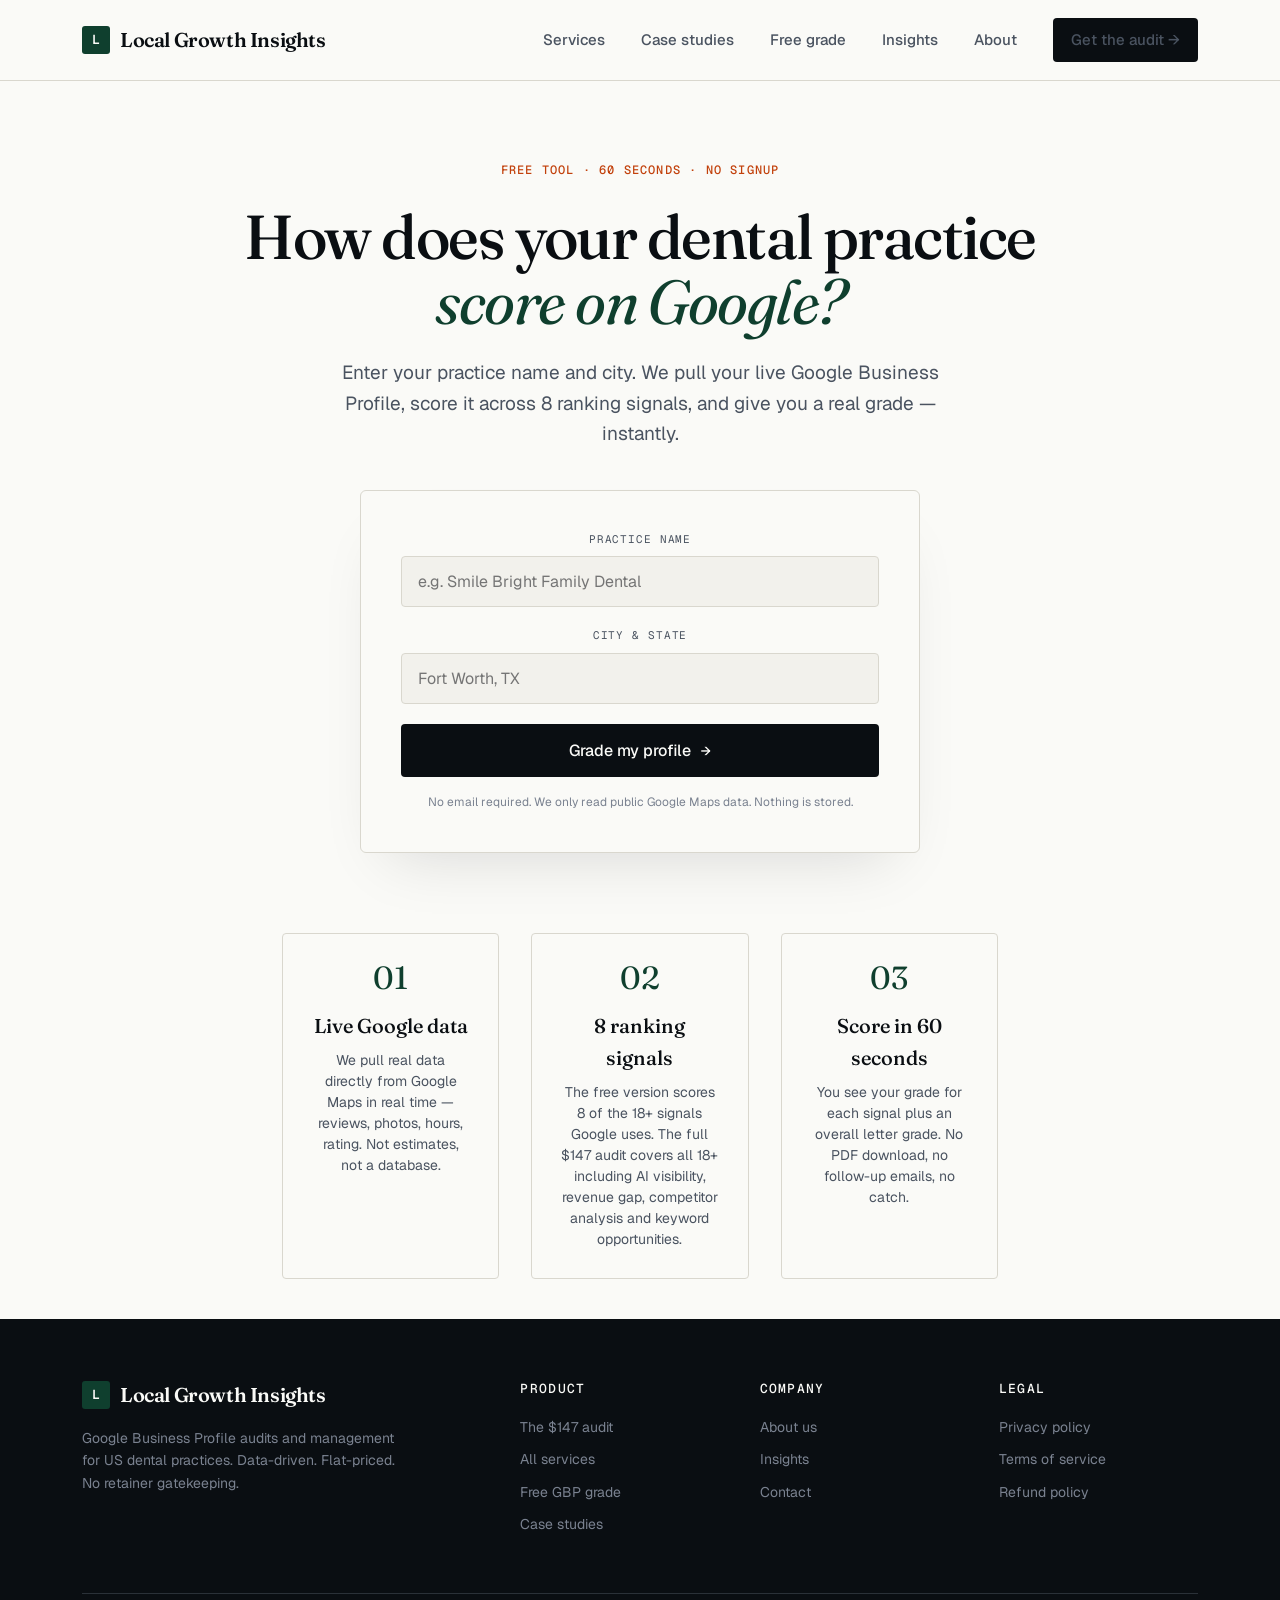
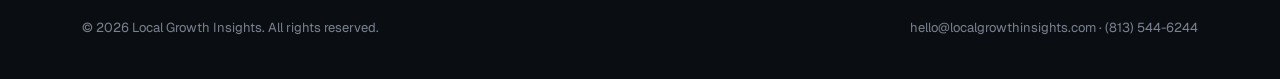
<file: grade.html>
<!DOCTYPE html>
<html lang="en">
<head>
<meta charset="UTF-8">
<meta name="viewport" content="width=device-width, initial-scale=1.0">
<title>Free GBP Grade · Local Growth Insights</title>
<meta name="description" content="Get a free 1-page Google Business Profile scorecard for your dental practice. 60 seconds, no signup required.">

<link rel="preconnect" href="https://fonts.googleapis.com">
<link rel="preconnect" href="https://fonts.gstatic.com" crossorigin>
<link href="https://fonts.googleapis.com/css2?family=Fraunces:opsz,wght@9..144,400;9..144,500;9..144,600;9..144,700&family=Geist:wght@300;400;500;600&family=Geist+Mono:wght@400;500&display=swap" rel="stylesheet">
<link rel="stylesheet" href="styles.css">

<style>
.grade-hero {
    padding: 80px 0 40px;
    text-align: center;
}

.grade-hero h1 {
    margin: 0 auto 24px;
    max-width: 800px;
}

.grade-hero p {
    font-size: 19px;
    color: var(--ink-3);
    max-width: 600px;
    margin: 0 auto 40px;
}

.grade-form-card {
    background: var(--paper);
    border: 1px solid var(--line);
    border-radius: 6px;
    padding: 40px;
    max-width: 560px;
    margin: 0 auto 80px;
    box-shadow: 0 30px 60px -30px rgba(10, 14, 18, 0.15);
}

@media (max-width: 600px) { .grade-form-card { padding: 28px; } }

.grade-form-card .form-label {
    font-family: 'Geist Mono', monospace;
    font-size: 11px;
    color: var(--ink-3);
    text-transform: uppercase;
    letter-spacing: 0.08em;
    margin-bottom: 8px;
    display: block;
}

.grade-form-card input {
    width: 100%;
    background: var(--paper-2);
    border: 1px solid var(--line);
    color: var(--ink);
    padding: 14px 16px;
    border-radius: 4px;
    font-family: 'Geist', sans-serif;
    font-size: 16px;
    margin-bottom: 20px;
    transition: border-color 0.15s, background 0.15s;
    box-sizing: border-box;
}

.grade-form-card input:focus {
    outline: none;
    border-color: var(--accent);
    background: var(--paper);
}

.grade-form-card button {
    width: 100%;
    background: var(--ink);
    color: var(--paper);
    padding: 16px;
    border: none;
    border-radius: 4px;
    font-family: 'Geist', sans-serif;
    font-weight: 500;
    font-size: 16px;
    cursor: pointer;
    transition: background 0.15s, transform 0.15s;
    display: inline-flex;
    align-items: center;
    justify-content: center;
    gap: 10px;
}

.grade-form-card button:hover:not(:disabled) {
    background: var(--accent);
    transform: translateY(-1px);
}

.grade-form-card button:disabled {
    opacity: 0.6;
    cursor: not-allowed;
}

.tiny-print {
    font-size: 12px;
    color: var(--ink-4);
    text-align: center;
    margin-top: 16px;
}

/* Loading state */
.loading-state {
    display: none;
    text-align: center;
    padding: 60px 20px;
}

.loading-state.active { display: block; }

.loading-state .pulse {
    width: 64px;
    height: 64px;
    background: var(--accent);
    border-radius: 50%;
    margin: 0 auto 24px;
    animation: pulse 1.5s ease-in-out infinite;
}

@keyframes pulse {
    0%, 100% { transform: scale(1); opacity: 1; }
    50% { transform: scale(1.1); opacity: 0.7; }
}

.loading-state .step {
    font-family: 'Geist Mono', monospace;
    font-size: 13px;
    color: var(--ink-3);
    margin-bottom: 8px;
}

/* Error box */
.error-box {
    display: none;
    background: #FEE2E2;
    border: 1px solid #FCA5A5;
    border-radius: 4px;
    padding: 14px 18px;
    margin-top: 16px;
    color: #991B1B;
    font-size: 14px;
    text-align: center;
}
.error-box.active { display: block; }

/* Results */
.results-section {
    display: none;
    padding: 60px 0;
    background: var(--paper-2);
    border-top: 1px solid var(--line);
    border-bottom: 1px solid var(--line);
}

.results-section.active { display: block; }

.scorecard {
    background: var(--paper);
    border: 1px solid var(--line);
    border-radius: 6px;
    overflow: hidden;
    max-width: 760px;
    margin: 0 auto;
    box-shadow: 0 30px 60px -30px rgba(10, 14, 18, 0.15);
}

.scorecard-header {
    background: var(--ink);
    color: var(--paper);
    padding: 32px 36px;
    display: flex;
    justify-content: space-between;
    align-items: center;
    flex-wrap: wrap;
    gap: 20px;
}

.scorecard-header .label {
    font-family: 'Geist Mono', monospace;
    font-size: 11px;
    text-transform: uppercase;
    letter-spacing: 0.1em;
    color: var(--ink-4);
    margin-bottom: 4px;
}

.scorecard-header h3 {
    color: var(--paper);
    font-size: 24px;
    margin: 0;
}

.scorecard-header .city {
    font-size: 14px;
    color: var(--ink-4);
    margin-top: 2px;
}

.overall-grade {
    width: 80px;
    height: 80px;
    border-radius: 50%;
    background: #B91C1C;
    color: var(--paper);
    display: flex;
    align-items: center;
    justify-content: center;
    font-family: 'Fraunces', serif;
    font-size: 36px;
    font-weight: 500;
    flex-shrink: 0;
}

.scorecard-body { padding: 36px; }

.score-row {
    display: grid;
    grid-template-columns: 1fr 100px 60px;
    gap: 16px;
    padding: 14px 0;
    border-bottom: 1px solid var(--line);
    align-items: center;
    font-size: 15px;
}

.score-row:last-child { border-bottom: none; }

.score-row .signal { color: var(--ink); font-weight: 500; }

.score-row .value {
    font-family: 'Geist Mono', monospace;
    font-size: 13px;
    color: var(--ink-3);
    text-align: right;
}

.score-row .grade-badge {
    display: inline-block;
    padding: 4px 10px;
    border-radius: 3px;
    font-family: 'Geist Mono', monospace;
    font-size: 12px;
    font-weight: 600;
    text-align: center;
}

.grade-A { background: #D1FAE5; color: #065F46; }
.grade-B { background: #DBEAFE; color: #1E40AF; }
.grade-C { background: #FEF3C7; color: #92400E; }
.grade-D { background: #FED7AA; color: #9A3412; }
.grade-F { background: #FEE2E2; color: #991B1B; }

.scorecard-cta {
    background: var(--paper-2);
    padding: 28px 36px;
    border-top: 1px solid var(--line);
    text-align: center;
}

.scorecard-cta h4 {
    font-family: 'Fraunces', serif;
    font-size: 22px;
    margin-bottom: 8px;
}

.scorecard-cta p {
    color: var(--ink-3);
    margin-bottom: 20px;
    font-size: 15px;
}

@media (max-width: 600px) {
    .score-row { grid-template-columns: 1fr 80px; }
    .score-row .value { display: none; }
    .scorecard-header { padding: 24px; }
    .scorecard-body { padding: 24px; }
}

/* How it works */
.how-grid {
    display: grid;
    grid-template-columns: repeat(3, 1fr);
    gap: 32px;
    margin-top: 48px;
}

@media (max-width: 768px) { .how-grid { grid-template-columns: 1fr; } }

.how-item {
    background: var(--paper);
    border: 1px solid var(--line);
    padding: 28px;
    border-radius: 4px;
}

.how-item .num {
    font-family: 'Fraunces', serif;
    font-size: 32px;
    color: var(--accent);
    line-height: 1;
    margin-bottom: 16px;
}

.how-item h4 {
    font-family: 'Fraunces', serif;
    font-size: 20px;
    margin-bottom: 8px;
    font-weight: 500;
}

.how-item p {
    font-size: 14px;
    color: var(--ink-3);
    line-height: 1.5;
    margin: 0;
}
</style>
</head>
<body>

<!-- ============ NAV ============ -->
<nav>
    <div class="nav-inner">
        <a href="index.html" class="logo">
            <div class="logo-mark">L</div>
            Local Growth Insights
        </a>
        <div class="nav-links">
            <a href="services.html">Services</a>
            <a href="case-studies.html">Case studies</a>
            <a href="grade.html">Free grade</a>
            <a href="insights/index.html">Insights</a>
            <a href="about.html">About</a>
            <a href="report.html" class="nav-cta">Get the audit →</a>
        </div>
    </div>
</nav>

<!-- ============ HERO ============ -->
<section class="grade-hero">
    <div class="container">
        <div class="eyebrow">Free tool · 60 seconds · no signup</div>
        <h1>How does your dental practice <em>score on Google?</em></h1>
        <p>Enter your practice name and city. We pull your live Google Business Profile, score it across 8 ranking signals, and give you a real grade — instantly.</p>

        <!-- ====== FORM ====== -->
        <div class="grade-form-card" id="formCard">
            <form onsubmit="runGrade(event)" id="gradeForm">
                <label class="form-label">Practice name</label>
                <input type="text" id="practiceName" placeholder="e.g. Smile Bright Family Dental" required autocomplete="off">

                <label class="form-label">City &amp; state</label>
                <input type="text" id="practiceCity" placeholder="Fort Worth, TX" required autocomplete="off">

                <button type="submit" id="gradeBtn">
                    Grade my profile <span style="font-family: 'Geist Mono', monospace;">→</span>
                </button>

                <div class="tiny-print">
                    No email required. We only read public Google Maps data. Nothing is stored.
                </div>

                <div class="error-box" id="errorBox"></div>
            </form>

            <!-- Loading state -->
            <div class="loading-state" id="loadingState">
                <div class="pulse"></div>
                <div class="step" id="loadStep1">→ Locating your Google Business Profile...</div>
                <div class="step" id="loadStep2" style="display:none;">→ Reading your profile signals...</div>
                <div class="step" id="loadStep3" style="display:none;">→ Calculating your scorecard...</div>
            </div>
        </div>

        <!-- "How it works" preview before form is filled -->
        <div class="container-narrow" style="margin-top: 60px;">
            <div class="how-grid">
                <div class="how-item">
                    <div class="num">01</div>
                    <h4>Live Google data</h4>
                    <p>We pull real data directly from Google Maps in real time — reviews, photos, hours, rating. Not estimates, not a database.</p>
                </div>
                <div class="how-item">
                    <div class="num">02</div>
                    <h4>8 ranking signals</h4>
                    <p>The free version scores 8 of the 18+ signals Google uses. The full $147 audit covers all 18+ including AI visibility, revenue gap, competitor analysis and keyword opportunities.</p>
                </div>
                <div class="how-item">
                    <div class="num">03</div>
                    <h4>Score in 60 seconds</h4>
                    <p>You see your grade for each signal plus an overall letter grade. No PDF download, no follow-up emails, no catch.</p>
                </div>
            </div>
        </div>
    </div>
</section>

<!-- ============ RESULTS ============ -->
<section class="results-section" id="resultsSection">
    <div class="container">
        <div class="section-label">Your scorecard</div>
        <h2 style="margin-bottom: 16px;">Here's where you <em>currently stand.</em></h2>
        <p style="font-size: 16px; color: var(--ink-3); margin-bottom: 40px; max-width: 620px;">Based on live Google Maps data pulled right now. The full $147 audit includes 10 more signals — AI visibility score, revenue gap, keyword opportunities, competitor breakdown, and a 30-day action plan.</p>

        <div class="scorecard">
            <div class="scorecard-header">
                <div>
                    <div class="label">Free GBP scorecard · Live data</div>
                    <h3 id="resultPractice">—</h3>
                    <div class="city" id="resultCity">—</div>
                </div>
                <div class="overall-grade" id="overallGrade">—</div>
            </div>

            <div class="scorecard-body">
                <div class="score-row">
                    <div class="signal">Total reviews</div>
                    <div class="value" id="reviewsValue">—</div>
                    <div><span class="grade-badge" id="reviewsGrade">—</span></div>
                </div>
                <div class="score-row">
                    <div class="signal">Review velocity (90d)</div>
                    <div class="value" id="velocityValue">—</div>
                    <div><span class="grade-badge" id="velocityGrade">—</span></div>
                </div>
                <div class="score-row">
                    <div class="signal">Average star rating</div>
                    <div class="value" id="ratingValue">—</div>
                    <div><span class="grade-badge" id="ratingGrade">—</span></div>
                </div>
                <div class="score-row">
                    <div class="signal">Categories listed</div>
                    <div class="value" id="categoriesValue">—</div>
                    <div><span class="grade-badge" id="categoriesGrade">—</span></div>
                </div>
                <div class="score-row">
                    <div class="signal">Photo count</div>
                    <div class="value" id="photosValue">—</div>
                    <div><span class="grade-badge" id="photosGrade">—</span></div>
                </div>
                <div class="score-row">
                    <div class="signal">Google Posts (30d)</div>
                    <div class="value" id="postsValue">—</div>
                    <div><span class="grade-badge" id="postsGrade">—</span></div>
                </div>
                <div class="score-row">
                    <div class="signal">Q&amp;A activity</div>
                    <div class="value" id="qaValue">—</div>
                    <div><span class="grade-badge" id="qaGrade">—</span></div>
                </div>
                <div class="score-row">
                    <div class="signal">Profile completeness</div>
                    <div class="value" id="profileValue">—</div>
                    <div><span class="grade-badge" id="profileGrade">—</span></div>
                </div>
            </div>

            <div class="scorecard-cta">
                <h4>Want the full picture?</h4>
                <p>The $147 audit covers 10 more signals — AI visibility, revenue gap, keyword opportunities, full competitor analysis, and a 30-day action plan.</p>
                <a href="report.html" class="btn-primary">Get the full $147 audit <span class="arrow">→</span></a>
            </div>
        </div>

        <div style="text-align: center; margin-top: 32px;">
            <button onclick="resetForm()" class="btn-secondary">Grade another practice</button>
        </div>
    </div>
</section>

<!-- ============ FOOTER ============ -->
<footer>
    <div class="container">
        <div class="footer-grid">
            <div class="footer-brand">
                <a href="index.html" class="logo">
                    <div class="logo-mark">L</div>
                    Local Growth Insights
                </a>
                <p>Google Business Profile audits and management for US dental practices. Data-driven. Flat-priced. No retainer gatekeeping.</p>
            </div>
            <div class="footer-col">
                <h4>Product</h4>
                <ul>
                    <li><a href="report.html">The $147 audit</a></li>
                    <li><a href="services.html">All services</a></li>
                    <li><a href="grade.html">Free GBP grade</a></li>
                    <li><a href="case-studies.html">Case studies</a></li>
                </ul>
            </div>
            <div class="footer-col">
                <h4>Company</h4>
                <ul>
                    <li><a href="about.html">About us</a></li>
                    <li><a href="insights/index.html">Insights</a></li>
                    <li><a href="contact.html">Contact</a></li>
                </ul>
            </div>
            <div class="footer-col">
                <h4>Legal</h4>
                <ul>
                    <li><a href="privacy.html">Privacy policy</a></li>
                    <li><a href="terms.html">Terms of service</a></li>
                    <li><a href="refunds.html">Refund policy</a></li>
                </ul>
            </div>
        </div>
        <div class="footer-bottom">
            <div>© 2026 Local Growth Insights. All rights reserved.</div>
            <div>hello@localgrowthinsights.com · (813) 544-6244</div>
        </div>
    </div>
</footer>

<script>
const WORKER_URL = 'https://gbp-grader.sid-localgrowthinsights.workers.dev';

const gradeForm = document.getElementById('gradeForm');
const formCard = document.getElementById('formCard');
const loadingState = document.getElementById('loadingState');
const resultsSection = document.getElementById('resultsSection');
const errorBox = document.getElementById('errorBox');

async function runGrade(e) {
    e.preventDefault();
    const practice = document.getElementById('practiceName').value.trim();
    const city = document.getElementById('practiceCity').value.trim();

    errorBox.classList.remove('active');
    errorBox.textContent = '';
    gradeForm.style.display = 'none';
    loadingState.classList.add('active');

    setTimeout(() => {
        document.getElementById('loadStep1').style.display = 'none';
        document.getElementById('loadStep2').style.display = 'block';
    }, 1200);
    setTimeout(() => {
        document.getElementById('loadStep2').style.display = 'none';
        document.getElementById('loadStep3').style.display = 'block';
    }, 2400);

    try {
        const params = new URLSearchParams({ practice, city });
        const res = await fetch(`${WORKER_URL}?${params}`);
        const data = await res.json();

        if (!res.ok || data.error) throw new Error(data.error || 'Practice not found on Google Maps.');

        setTimeout(() => renderResults(practice, city, data), 3200);

    } catch (err) {
        loadingState.classList.remove('active');
        gradeForm.style.display = 'block';
        resetLoadingSteps();
        errorBox.textContent = err.message || 'Something went wrong. Please try again.';
        errorBox.classList.add('active');
    }
}

function renderResults(practice, city, data) {
    const reviewsG    = gradeFor(data.reviews,            [50, 35, 20, 10]);
    const velocityG   = gradeFor(data.velocity,           [6, 4, 2, 1]);
    const ratingG     = gradeFor(parseFloat(data.rating), [4.7, 4.4, 4.0, 3.5]);
    const categoriesG = gradeFor(data.categories,         [4, 3, 2, 1]);
    const photosG     = gradeFor(data.photos,             [50, 30, 15, 8]);
    const postsG      = gradeFor(data.posts,              [4, 2, 1, 0.5]);
    const qaG         = gradeFor(data.qa,                 [10, 5, 3, 1]);
    const profileG    = gradeFor(data.completeness,       [85, 75, 60, 40]);

    const gpaMap = { A: 4, B: 3, C: 2, D: 1, F: 0 };
    const grades = [reviewsG, velocityG, ratingG, categoriesG, photosG, postsG, qaG, profileG];
    const avgGpa = grades.reduce((s, g) => s + gpaMap[g], 0) / grades.length;
    const overall = avgGpa >= 3.5 ? 'A' : avgGpa >= 2.5 ? 'B' : avgGpa >= 1.5 ? 'C' : avgGpa >= 0.8 ? 'D' : 'F';

    const overallEl = document.getElementById('overallGrade');
    const colorMap = { A: '#047857', B: '#1E40AF', C: '#92400E', D: '#9A3412', F: '#991B1B' };
    overallEl.style.background = colorMap[overall];
    overallEl.textContent = overall;

    document.getElementById('resultPractice').textContent = data.name || practice;
    document.getElementById('resultCity').textContent = data.address || city;

    setScore('reviews',    data.reviews + ' reviews',     reviewsG);
    setScore('velocity',   data.velocity + ' in 90 days', velocityG);
    setScore('rating',     data.rating + ' stars',        ratingG);
    setScore('categories', data.categories + ' selected', categoriesG);
    setScore('photos',     data.photos + ' photos',       photosG);
    setScore('posts',      data.posts + ' posts',         postsG);
    setScore('qa',         data.qa + ' answers',          qaG);
    setScore('profile',    data.completeness + '%',       profileG);

    formCard.style.display = 'none';
    resultsSection.classList.add('active');
    resultsSection.scrollIntoView({ behavior: 'smooth', block: 'start' });
}

function gradeFor(value, thresholds) {
    if (value >= thresholds[0]) return 'A';
    if (value >= thresholds[1]) return 'B';
    if (value >= thresholds[2]) return 'C';
    if (value >= thresholds[3]) return 'D';
    return 'F';
}

function setScore(prefix, value, grade) {
    document.getElementById(prefix + 'Value').textContent = value;
    const gradeEl = document.getElementById(prefix + 'Grade');
    gradeEl.textContent = grade;
    gradeEl.className = 'grade-badge grade-' + grade;
}

function resetLoadingSteps() {
    document.getElementById('loadStep1').style.display = 'block';
    document.getElementById('loadStep2').style.display = 'none';
    document.getElementById('loadStep3').style.display = 'none';
}

function resetForm() {
    formCard.style.display = 'block';
    gradeForm.style.display = 'block';
    loadingState.classList.remove('active');
    resultsSection.classList.remove('active');
    errorBox.classList.remove('active');
    document.getElementById('practiceName').value = '';
    document.getElementById('practiceCity').value = '';
    resetLoadingSteps();
    formCard.scrollIntoView({ behavior: 'smooth', block: 'center' });
}
</script>

</body>
</html>
</file>
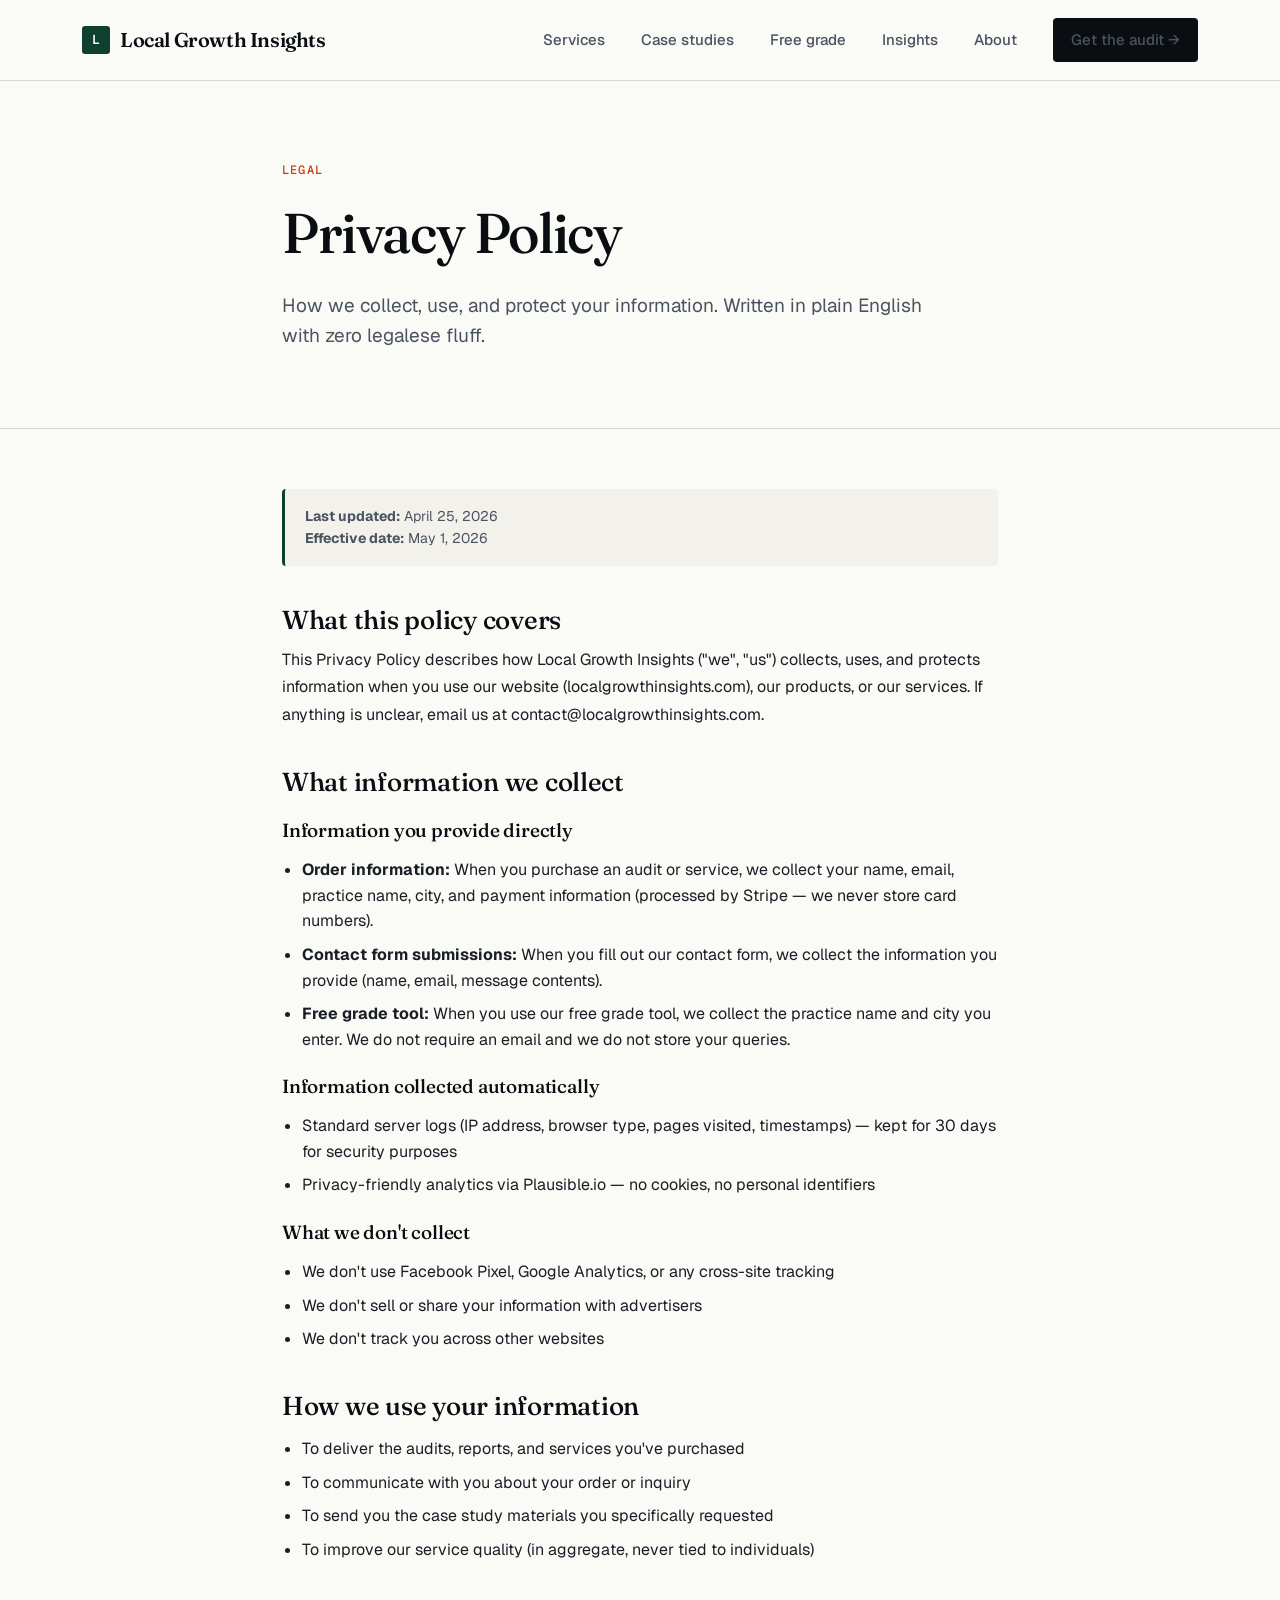
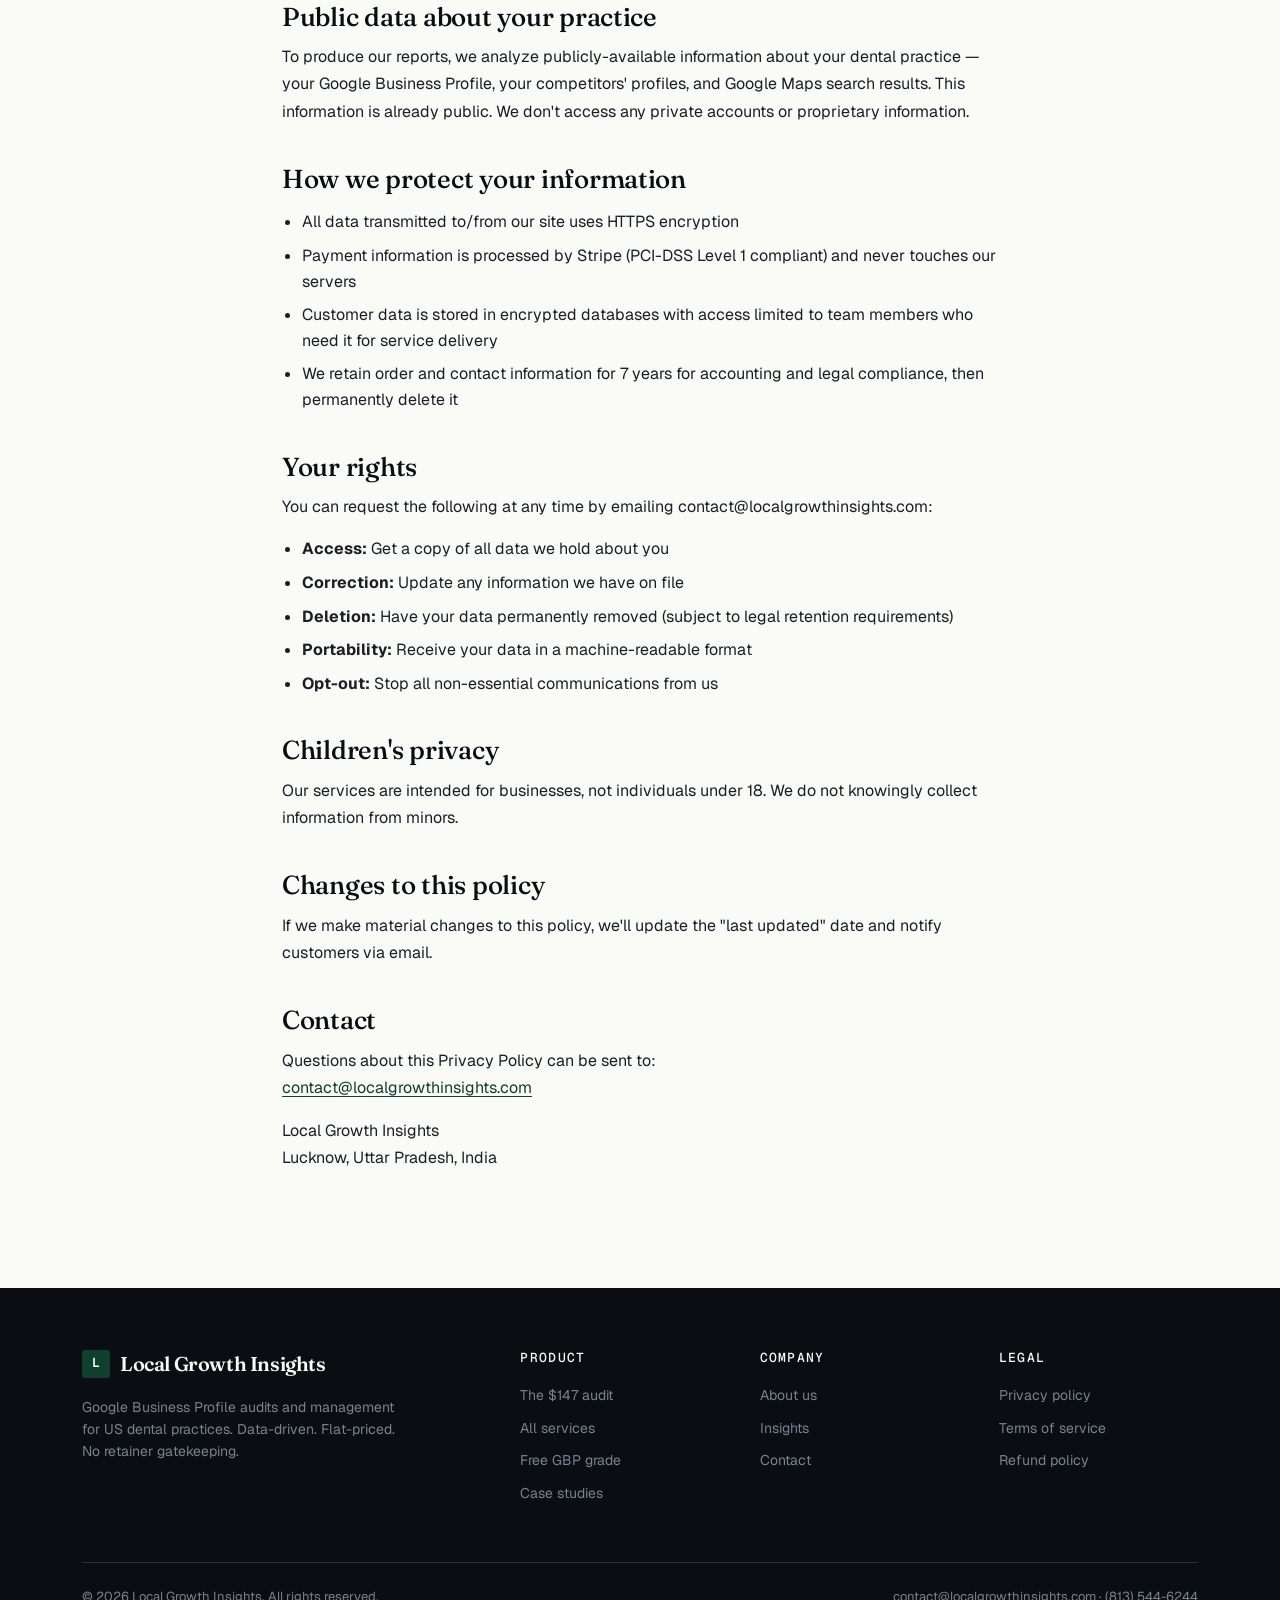
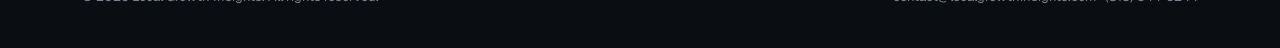
<file: privacy.html>
<!DOCTYPE html>
<html lang="en">
<head>
<meta charset="UTF-8">
<meta name="viewport" content="width=device-width, initial-scale=1.0">
<title>Privacy Policy · Local Growth Insights</title>
<meta name="description" content="Privacy Policy for Local Growth Insights services.">
<link rel="preconnect" href="https://fonts.googleapis.com">
<link rel="preconnect" href="https://fonts.gstatic.com" crossorigin>
<link href="https://fonts.googleapis.com/css2?family=Fraunces:opsz,wght@9..144,400;9..144,500;9..144,600;9..144,700&family=Geist:wght@300;400;500;600&family=Geist+Mono:wght@400;500&display=swap" rel="stylesheet">
<link rel="stylesheet" href="styles.css">
<style>
.legal-content{padding:60px 0 100px}.legal-content h2{font-size:26px;margin:40px 0 12px;letter-spacing:-0.01em}.legal-content h2:first-child{margin-top:0}.legal-content h3{font-size:19px;margin:24px 0 10px;font-weight:500}.legal-content p{font-size:16px;line-height:1.7;color:var(--ink-2);margin-bottom:16px}.legal-content ul{margin:16px 0 16px 20px;color:var(--ink-2)}.legal-content ul li{margin-bottom:8px;font-size:16px;line-height:1.6}.legal-meta{background:var(--paper-2);padding:16px 20px;border-radius:4px;border-left:3px solid var(--accent);margin-bottom:32px;font-size:14px;color:var(--ink-3)}
</style>
</head>
<body>
<nav><div class="nav-inner"><a href="index.html" class="logo"><div class="logo-mark">L</div>Local Growth Insights</a><div class="nav-links"><a href="services.html">Services</a><a href="case-studies.html">Case studies</a><a href="grade.html">Free grade</a><a href="insights/index.html">Insights</a><a href="about.html">About</a><a href="report.html" class="nav-cta">Get the audit →</a></div></div></nav>
<header class="page-header"><div class="container-narrow"><div class="eyebrow">Legal</div><h1>Privacy Policy</h1><p>How we collect, use, and protect your information. Written in plain English with zero legalese fluff.</p></div></header>
<section class="legal-content">
    <div class="container-narrow">
        <div class="legal-meta"><strong>Last updated:</strong> April 25, 2026<br><strong>Effective date:</strong> May 1, 2026</div>
        <h2>What this policy covers</h2>
        <p>This Privacy Policy describes how Local Growth Insights ("we", "us") collects, uses, and protects information when you use our website (localgrowthinsights.com), our products, or our services. If anything is unclear, email us at contact@localgrowthinsights.com.</p>
        <h2>What information we collect</h2>
        <h3>Information you provide directly</h3>
        <ul>
            <li><strong>Order information:</strong> When you purchase an audit or service, we collect your name, email, practice name, city, and payment information (processed by Stripe — we never store card numbers).</li>
            <li><strong>Contact form submissions:</strong> When you fill out our contact form, we collect the information you provide (name, email, message contents).</li>
            <li><strong>Free grade tool:</strong> When you use our free grade tool, we collect the practice name and city you enter. We do not require an email and we do not store your queries.</li>
        </ul>
        <h3>Information collected automatically</h3>
        <ul>
            <li>Standard server logs (IP address, browser type, pages visited, timestamps) — kept for 30 days for security purposes</li>
            <li>Privacy-friendly analytics via Plausible.io — no cookies, no personal identifiers</li>
        </ul>
        <h3>What we don't collect</h3>
        <ul>
            <li>We don't use Facebook Pixel, Google Analytics, or any cross-site tracking</li>
            <li>We don't sell or share your information with advertisers</li>
            <li>We don't track you across other websites</li>
        </ul>
        <h2>How we use your information</h2>
        <ul>
            <li>To deliver the audits, reports, and services you've purchased</li>
            <li>To communicate with you about your order or inquiry</li>
            <li>To send you the case study materials you specifically requested</li>
            <li>To improve our service quality (in aggregate, never tied to individuals)</li>
        </ul>
        <h2>Public data about your practice</h2>
        <p>To produce our reports, we analyze publicly-available information about your dental practice — your Google Business Profile, your competitors' profiles, and Google Maps search results. This information is already public. We don't access any private accounts or proprietary information.</p>
        <h2>How we protect your information</h2>
        <ul>
            <li>All data transmitted to/from our site uses HTTPS encryption</li>
            <li>Payment information is processed by Stripe (PCI-DSS Level 1 compliant) and never touches our servers</li>
            <li>Customer data is stored in encrypted databases with access limited to team members who need it for service delivery</li>
            <li>We retain order and contact information for 7 years for accounting and legal compliance, then permanently delete it</li>
        </ul>
        <h2>Your rights</h2>
        <p>You can request the following at any time by emailing contact@localgrowthinsights.com:</p>
        <ul>
            <li><strong>Access:</strong> Get a copy of all data we hold about you</li>
            <li><strong>Correction:</strong> Update any information we have on file</li>
            <li><strong>Deletion:</strong> Have your data permanently removed (subject to legal retention requirements)</li>
            <li><strong>Portability:</strong> Receive your data in a machine-readable format</li>
            <li><strong>Opt-out:</strong> Stop all non-essential communications from us</li>
        </ul>
        <h2>Children's privacy</h2>
        <p>Our services are intended for businesses, not individuals under 18. We do not knowingly collect information from minors.</p>
        <h2>Changes to this policy</h2>
        <p>If we make material changes to this policy, we'll update the "last updated" date and notify customers via email.</p>
        <h2>Contact</h2>
        <p>Questions about this Privacy Policy can be sent to:<br><a href="mailto:contact@localgrowthinsights.com">contact@localgrowthinsights.com</a></p>
        <p>Local Growth Insights<br>Lucknow, Uttar Pradesh, India</p>
    </div>
</section>
<footer>
    <div class="container">
        <div class="footer-grid">
            <div class="footer-brand"><a href="index.html" class="logo"><div class="logo-mark">L</div>Local Growth Insights</a><p>Google Business Profile audits and management for US dental practices. Data-driven. Flat-priced. No retainer gatekeeping.</p></div>
            <div class="footer-col"><h4>Product</h4><ul><li><a href="report.html">The $147 audit</a></li><li><a href="services.html">All services</a></li><li><a href="grade.html">Free GBP grade</a></li><li><a href="case-studies.html">Case studies</a></li></ul></div>
            <div class="footer-col"><h4>Company</h4><ul><li><a href="about.html">About us</a></li><li><a href="insights/index.html">Insights</a></li><li><a href="contact.html">Contact</a></li></ul></div>
            <div class="footer-col"><h4>Legal</h4><ul><li><a href="privacy.html">Privacy policy</a></li><li><a href="terms.html">Terms of service</a></li><li><a href="refunds.html">Refund policy</a></li></ul></div>
        </div>
        <div class="footer-bottom">
            <div>© 2026 Local Growth Insights. All rights reserved.</div>
            <div>contact@localgrowthinsights.com · (813) 544-6244</div>
        </div>
    </div>
</footer>
</body>
</html>
</file>
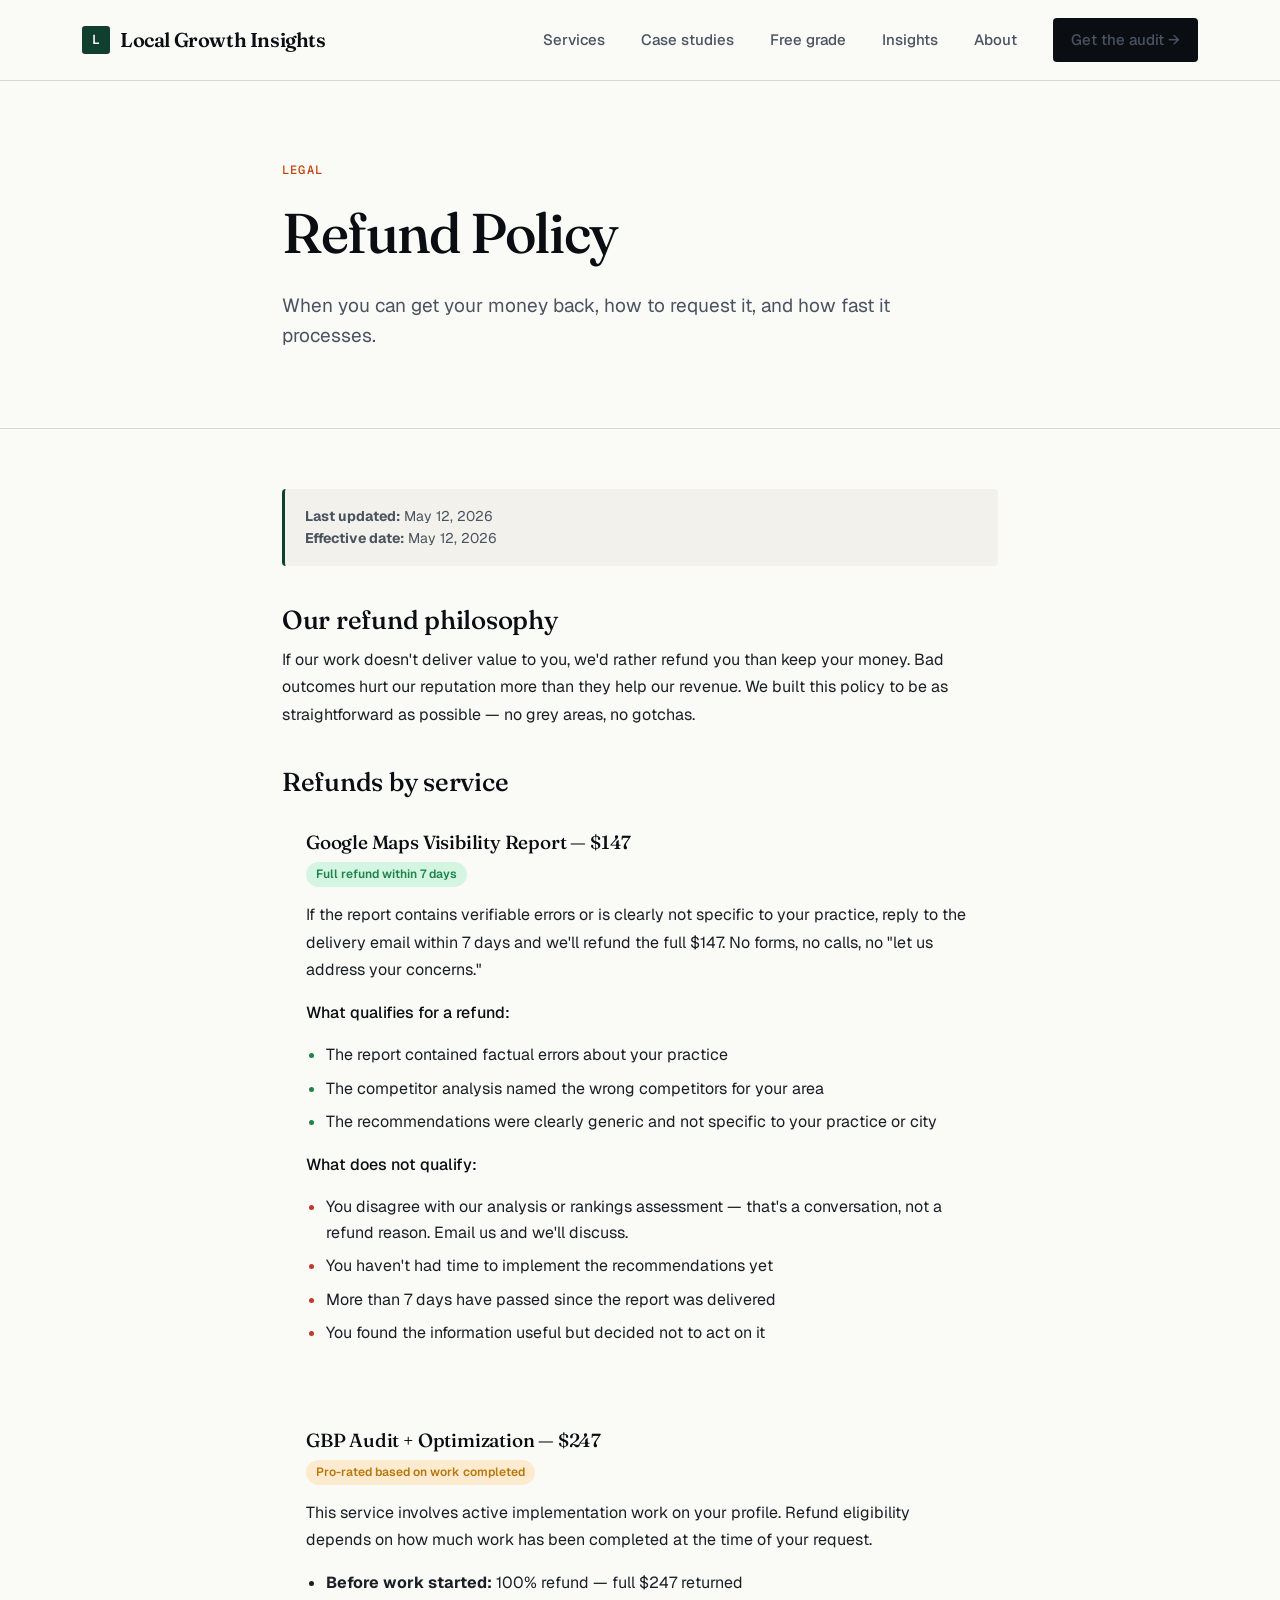
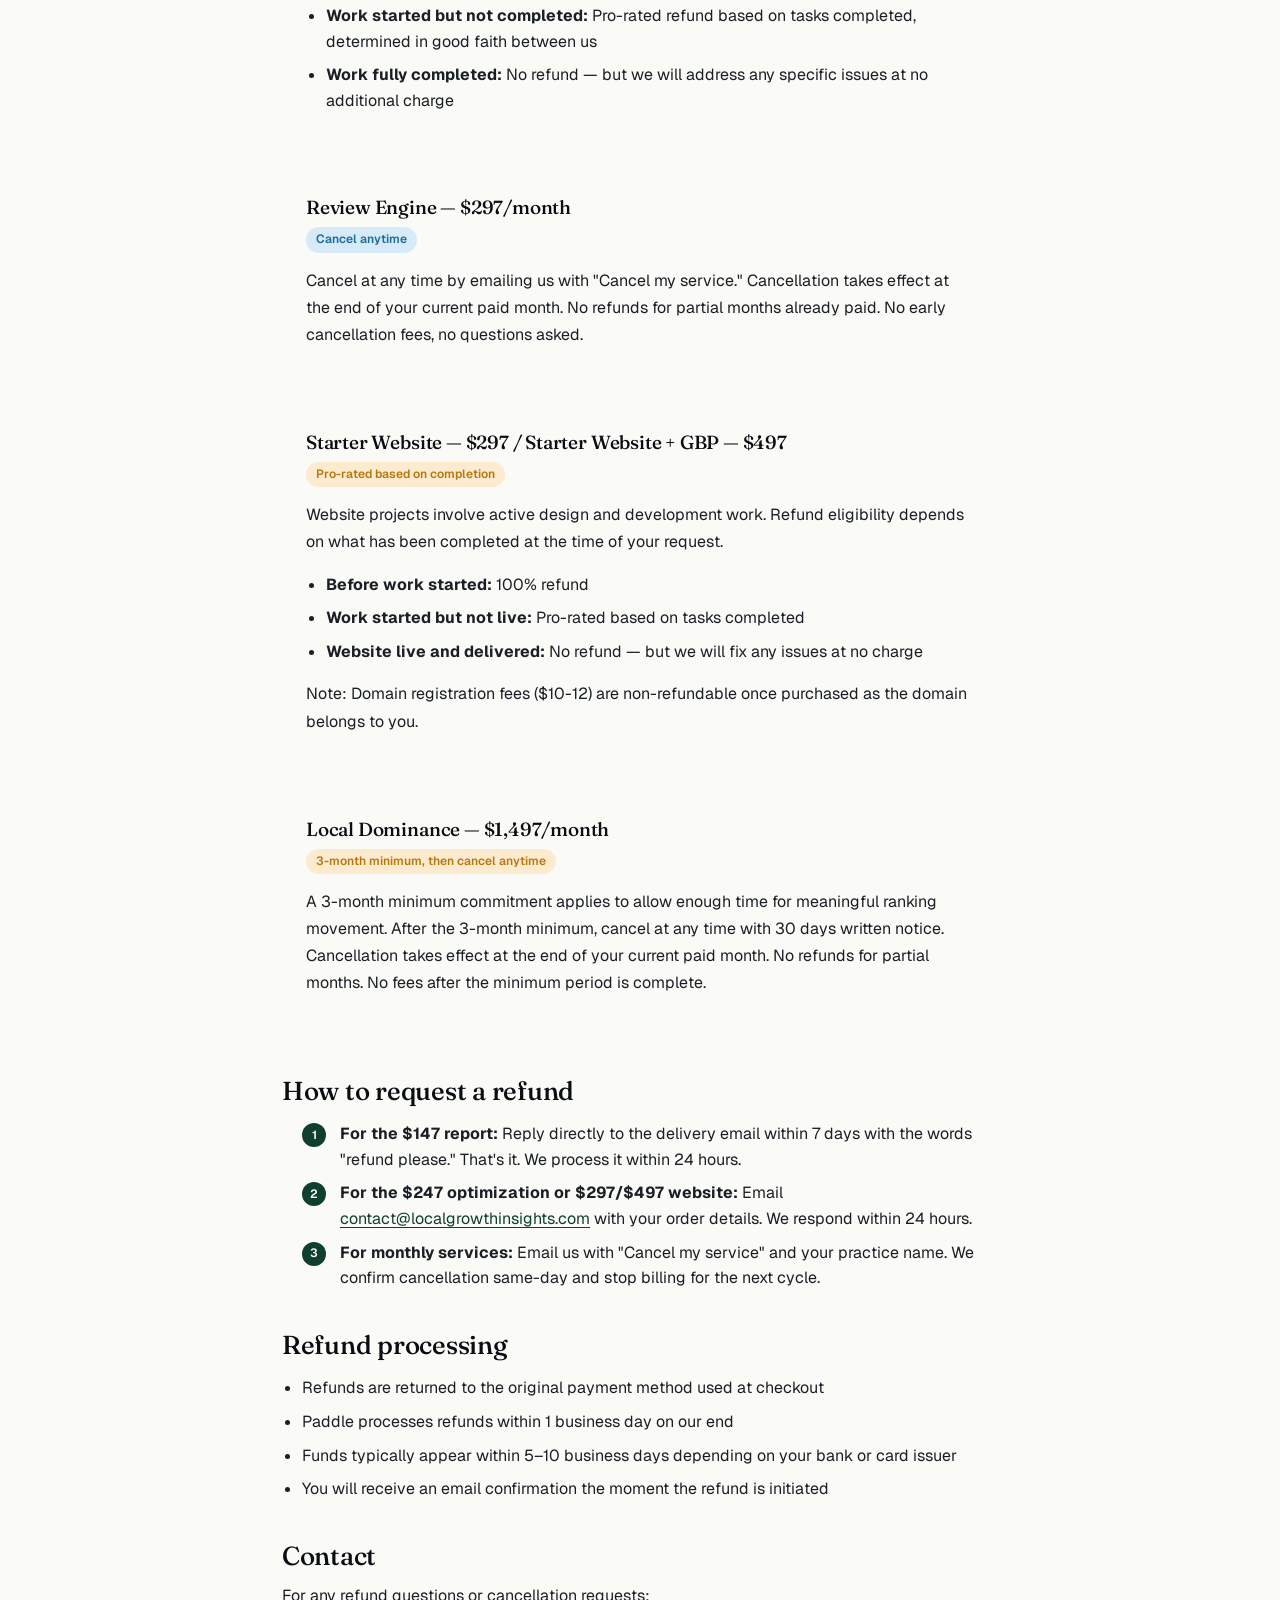
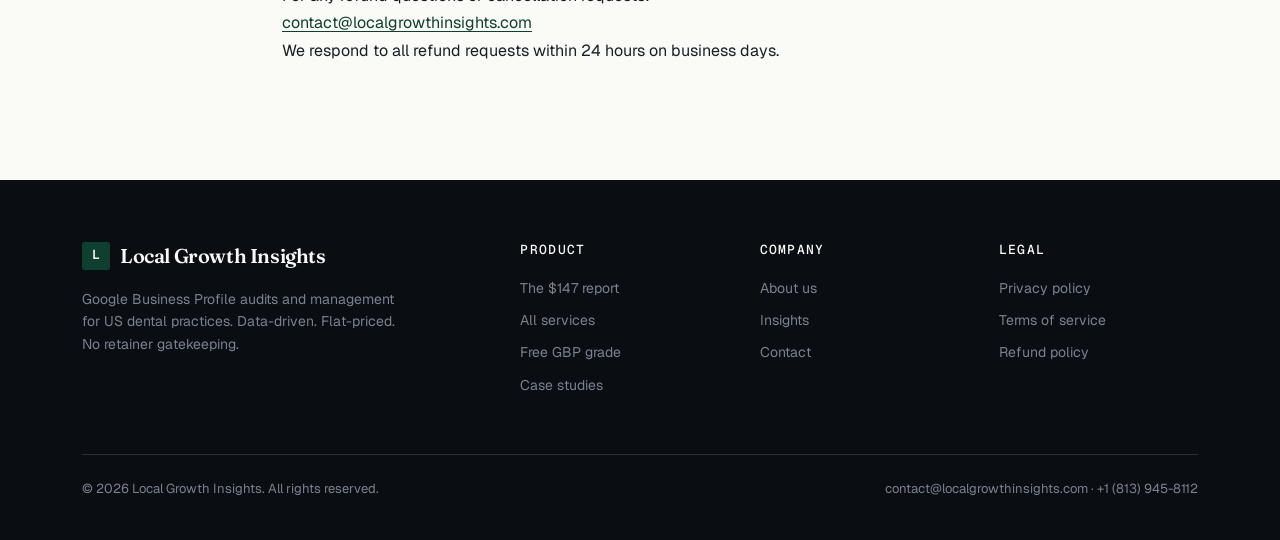
<file: refunds.html>
<!DOCTYPE html>
<html lang="en">
<head>
<meta charset="UTF-8">
<meta name="viewport" content="width=device-width, initial-scale=1.0">
<title>Refund Policy · Local Growth Insights</title>
<meta name="description" content="Refund Policy for Local Growth Insights services. When you can get your money back, how to request it, and how fast it processes.">

<link rel="preconnect" href="https://fonts.googleapis.com">
<link rel="preconnect" href="https://fonts.gstatic.com" crossorigin>
<link href="https://fonts.googleapis.com/css2?family=Fraunces:opsz,wght@9..144,400;9..144,500;9..144,600;9..144,700&family=Geist:wght@300;400;500;600&family=Geist+Mono:wght@400;500&display=swap" rel="stylesheet">
<link rel="stylesheet" href="styles.css">

<style>
.legal-content {
    padding: 60px 0 100px;
}
.legal-content h2 {
    font-size: 26px;
    margin: 40px 0 12px;
    letter-spacing: -0.01em;
}
.legal-content h2:first-child { margin-top: 0; }
.legal-content h3 {
    font-size: 19px;
    margin: 24px 0 10px;
    font-weight: 500;
}
.legal-content p {
    font-size: 16px;
    line-height: 1.7;
    color: var(--ink-2);
    margin-bottom: 16px;
}
.legal-content ul {
    margin: 16px 0 16px 20px;
    color: var(--ink-2);
}
.legal-content ul li {
    margin-bottom: 8px;
    font-size: 16px;
    line-height: 1.6;
}
.legal-meta {
    background: var(--paper-2);
    padding: 16px 20px;
    border-radius: 4px;
    border-left: 3px solid var(--accent);
    margin-bottom: 32px;
    font-size: 14px;
    color: var(--ink-3);
}
.refund-card {
    border: 1px solid var(--border);
    border-radius: 8px;
    padding: 24px;
    margin-bottom: 20px;
}
.refund-card h3 {
    margin-top: 0;
    margin-bottom: 6px;
}
.refund-badge {
    display: inline-block;
    font-size: 12px;
    font-weight: 600;
    padding: 3px 10px;
    border-radius: 20px;
    margin-bottom: 14px;
}
.badge-green {
    background: #D5F5E3;
    color: #1E8449;
}
.badge-amber {
    background: #FDEBD0;
    color: #B7770D;
}
.badge-blue {
    background: #D6EAF8;
    color: #1A6B9A;
}
.qualifies-list { margin-top: 12px; }
.qualifies-list li::marker { color: #1E8449; }
.doesnt-list li::marker { color: #C0392B; }
.refund-steps {
    counter-reset: steps;
    list-style: none;
    margin-left: 0;
    padding: 0;
}
.refund-steps li {
    counter-increment: steps;
    display: flex;
    gap: 14px;
    align-items: flex-start;
    margin-bottom: 16px;
}
.refund-steps li::before {
    content: counter(steps);
    background: var(--accent);
    color: white;
    width: 24px;
    height: 24px;
    border-radius: 50%;
    display: flex;
    align-items: center;
    justify-content: center;
    font-size: 12px;
    font-weight: 600;
    flex-shrink: 0;
    margin-top: 2px;
}
</style>
</head>
<body>

<nav>
    <div class="nav-inner">
        <a href="index.html" class="logo">
            <div class="logo-mark">L</div>
            Local Growth Insights
        </a>
        <div class="nav-links">
            <a href="services.html">Services</a>
            <a href="case-studies.html">Case studies</a>
            <a href="grade.html">Free grade</a>
            <a href="insights/index.html">Insights</a>
            <a href="about.html">About</a>
            <a href="report.html" class="nav-cta">Get the audit →</a>
        </div>
    </div>
</nav>

<header class="page-header">
    <div class="container-narrow">
        <div class="eyebrow">Legal</div>
        <h1>Refund Policy</h1>
        <p>When you can get your money back, how to request it, and how fast it processes.</p>
    </div>
</header>

<section class="legal-content">
    <div class="container-narrow">

        <div class="legal-meta">
            <strong>Last updated:</strong> May 12, 2026<br>
            <strong>Effective date:</strong> May 12, 2026
        </div>

        <h2>Our refund philosophy</h2>
        <p>If our work doesn't deliver value to you, we'd rather refund you than keep your money. Bad outcomes hurt our reputation more than they help our revenue. We built this policy to be as straightforward as possible — no grey areas, no gotchas.</p>

        <h2>Refunds by service</h2>

        <div class="refund-card">
            <h3>Google Maps Visibility Report — $147</h3>
            <span class="refund-badge badge-green">Full refund within 7 days</span>
            <p>If the report contains verifiable errors or is clearly not specific to your practice, reply to the delivery email within 7 days and we'll refund the full $147. No forms, no calls, no "let us address your concerns."</p>

            <p><strong>What qualifies for a refund:</strong></p>
            <ul class="qualifies-list">
                <li>The report contained factual errors about your practice</li>
                <li>The competitor analysis named the wrong competitors for your area</li>
                <li>The recommendations were clearly generic and not specific to your practice or city</li>
            </ul>

            <p><strong>What does not qualify:</strong></p>
            <ul class="doesnt-list">
                <li>You disagree with our analysis or rankings assessment — that's a conversation, not a refund reason. Email us and we'll discuss.</li>
                <li>You haven't had time to implement the recommendations yet</li>
                <li>More than 7 days have passed since the report was delivered</li>
                <li>You found the information useful but decided not to act on it</li>
            </ul>
        </div>

        <div class="refund-card">
            <h3>GBP Audit + Optimization — $247</h3>
            <span class="refund-badge badge-amber">Pro-rated based on work completed</span>
            <p>This service involves active implementation work on your profile. Refund eligibility depends on how much work has been completed at the time of your request.</p>
            <ul>
                <li><strong>Before work started:</strong> 100% refund — full $247 returned</li>
                <li><strong>Work started but not completed:</strong> Pro-rated refund based on tasks completed, determined in good faith between us</li>
                <li><strong>Work fully completed:</strong> No refund — but we will address any specific issues at no additional charge</li>
            </ul>
        </div>

        <div class="refund-card">
            <h3>Review Engine — $297/month</h3>
            <span class="refund-badge badge-blue">Cancel anytime</span>
            <p>Cancel at any time by emailing us with "Cancel my service." Cancellation takes effect at the end of your current paid month. No refunds for partial months already paid. No early cancellation fees, no questions asked.</p>
        </div>

        <div class="refund-card">
            <h3>Starter Website — $297 / Starter Website + GBP — $497</h3>
            <span class="refund-badge badge-amber">Pro-rated based on completion</span>
            <p>Website projects involve active design and development work. Refund eligibility depends on what has been completed at the time of your request.</p>
            <ul>
                <li><strong>Before work started:</strong> 100% refund</li>
                <li><strong>Work started but not live:</strong> Pro-rated based on tasks completed</li>
                <li><strong>Website live and delivered:</strong> No refund — but we will fix any issues at no charge</li>
            </ul>
            <p>Note: Domain registration fees ($10-12) are non-refundable once purchased as the domain belongs to you.</p>
        </div>

        <div class="refund-card">
            <h3>Local Dominance — $1,497/month</h3>
            <span class="refund-badge badge-amber">3-month minimum, then cancel anytime</span>
            <p>A 3-month minimum commitment applies to allow enough time for meaningful ranking movement. After the 3-month minimum, cancel at any time with 30 days written notice. Cancellation takes effect at the end of your current paid month. No refunds for partial months. No fees after the minimum period is complete.</p>
        </div>

        <h2>How to request a refund</h2>

        <ul class="refund-steps">
            <li>
                <div>
                    <strong>For the $147 report:</strong> Reply directly to the delivery email within 7 days with the words "refund please." That's it. We process it within 24 hours.
                </div>
            </li>
            <li>
                <div>
                    <strong>For the $247 optimization or $297/$497 website:</strong> Email <a href="mailto:contact@localgrowthinsights.com">contact@localgrowthinsights.com</a> with your order details. We respond within 24 hours.
                </div>
            </li>
            <li>
                <div>
                    <strong>For monthly services:</strong> Email us with "Cancel my service" and your practice name. We confirm cancellation same-day and stop billing for the next cycle.
                </div>
            </li>
        </ul>

        <h2>Refund processing</h2>
        <ul>
            <li>Refunds are returned to the original payment method used at checkout</li>
            <li>Paddle processes refunds within 1 business day on our end</li>
            <li>Funds typically appear within 5–10 business days depending on your bank or card issuer</li>
            <li>You will receive an email confirmation the moment the refund is initiated</li>
        </ul>

        <h2>Contact</h2>
        <p>For any refund questions or cancellation requests:<br>
        <a href="mailto:contact@localgrowthinsights.com">contact@localgrowthinsights.com</a><br>
        We respond to all refund requests within 24 hours on business days.</p>

    </div>
</section>

<footer>
    <div class="container">
        <div class="footer-grid">
            <div class="footer-brand">
                <a href="index.html" class="logo">
                    <div class="logo-mark">L</div>
                    Local Growth Insights
                </a>
                <p>Google Business Profile audits and management for US dental practices. Data-driven. Flat-priced. No retainer gatekeeping.</p>
            </div>
            <div class="footer-col">
                <h4>Product</h4>
                <ul>
                    <li><a href="report.html">The $147 report</a></li>
                    <li><a href="services.html">All services</a></li>
                    <li><a href="grade.html">Free GBP grade</a></li>
                    <li><a href="case-studies.html">Case studies</a></li>
                </ul>
            </div>
            <div class="footer-col">
                <h4>Company</h4>
                <ul>
                    <li><a href="about.html">About us</a></li>
                    <li><a href="insights/index.html">Insights</a></li>
                    <li><a href="contact.html">Contact</a></li>
                </ul>
            </div>
            <div class="footer-col">
                <h4>Legal</h4>
                <ul>
                    <li><a href="privacy.html">Privacy policy</a></li>
                    <li><a href="terms.html">Terms of service</a></li>
                    <li><a href="refunds.html">Refund policy</a></li>
                </ul>
            </div>
        </div>
        <div class="footer-bottom">
            <div>© 2026 Local Growth Insights. All rights reserved.</div>
            <div>contact@localgrowthinsights.com · +1 (813) 945-8112</div>
        </div>
    </div>
</footer>

</body>
</html>
</file>
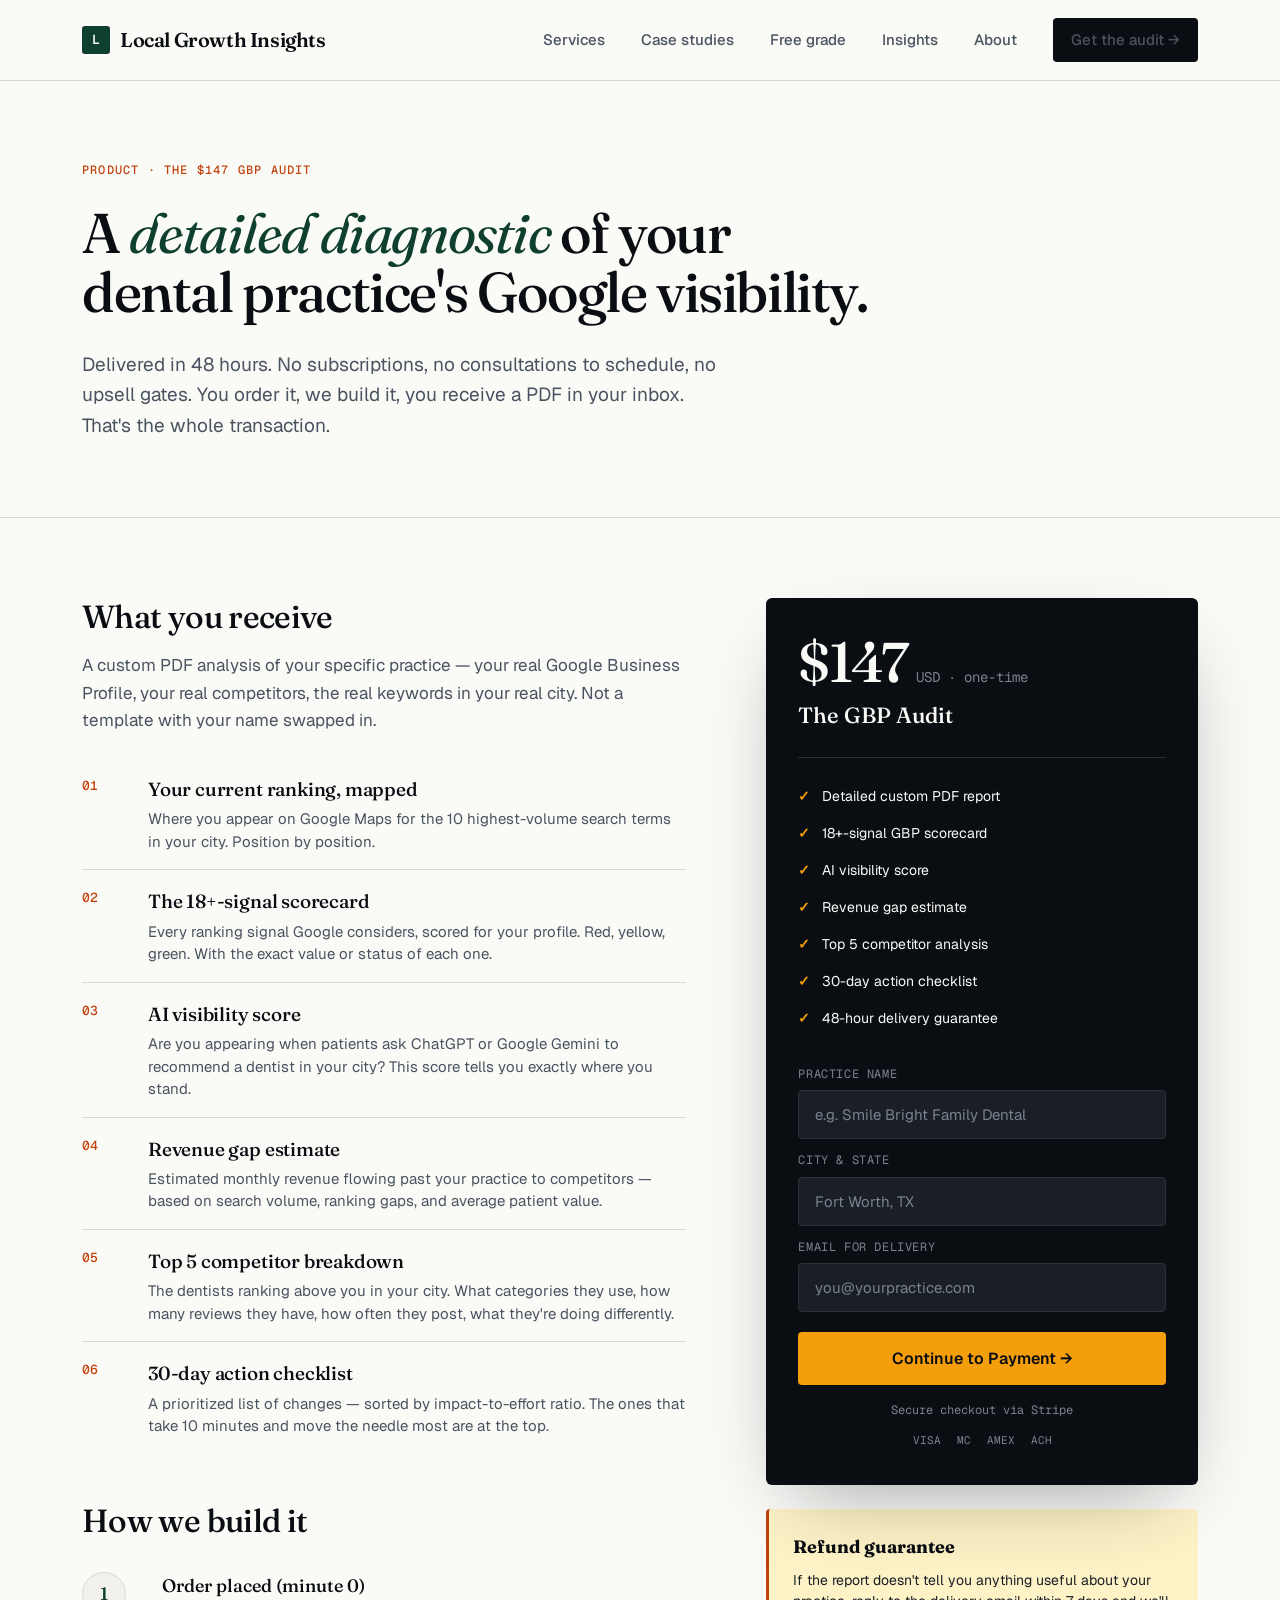
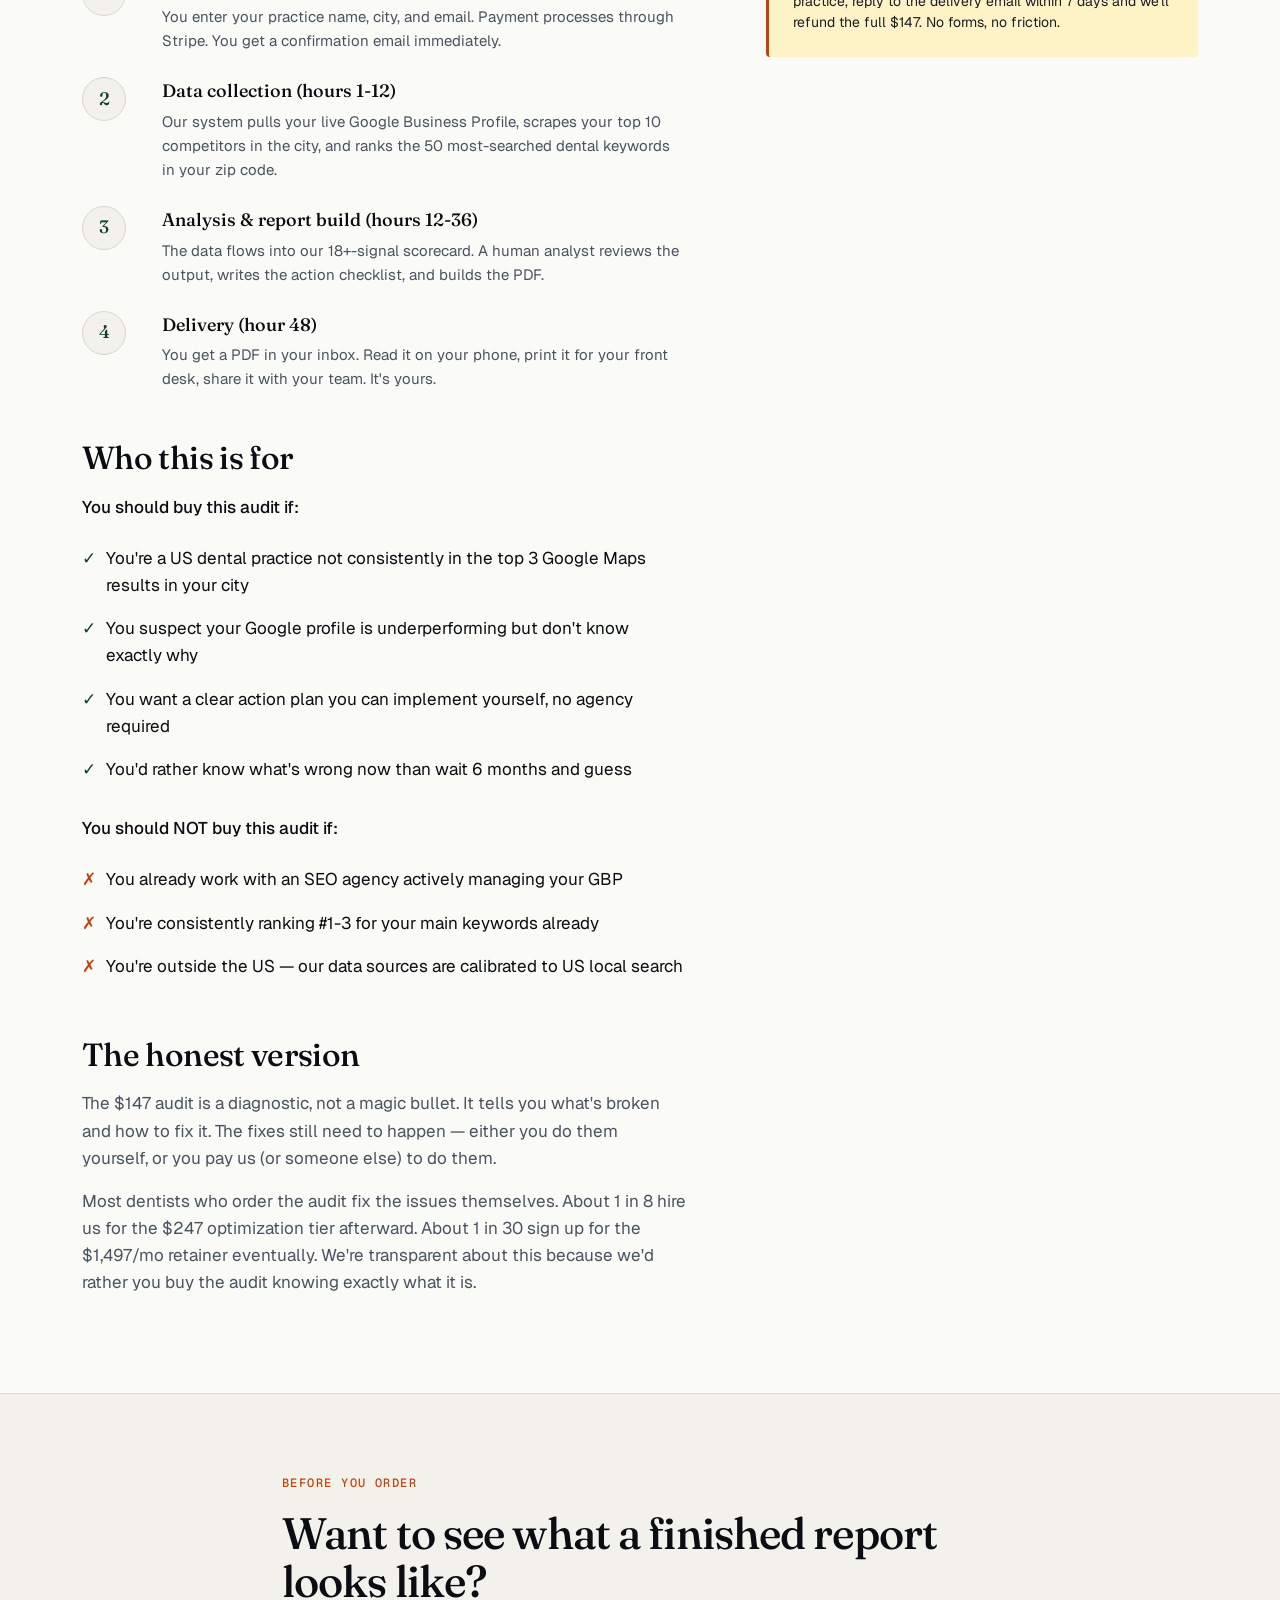
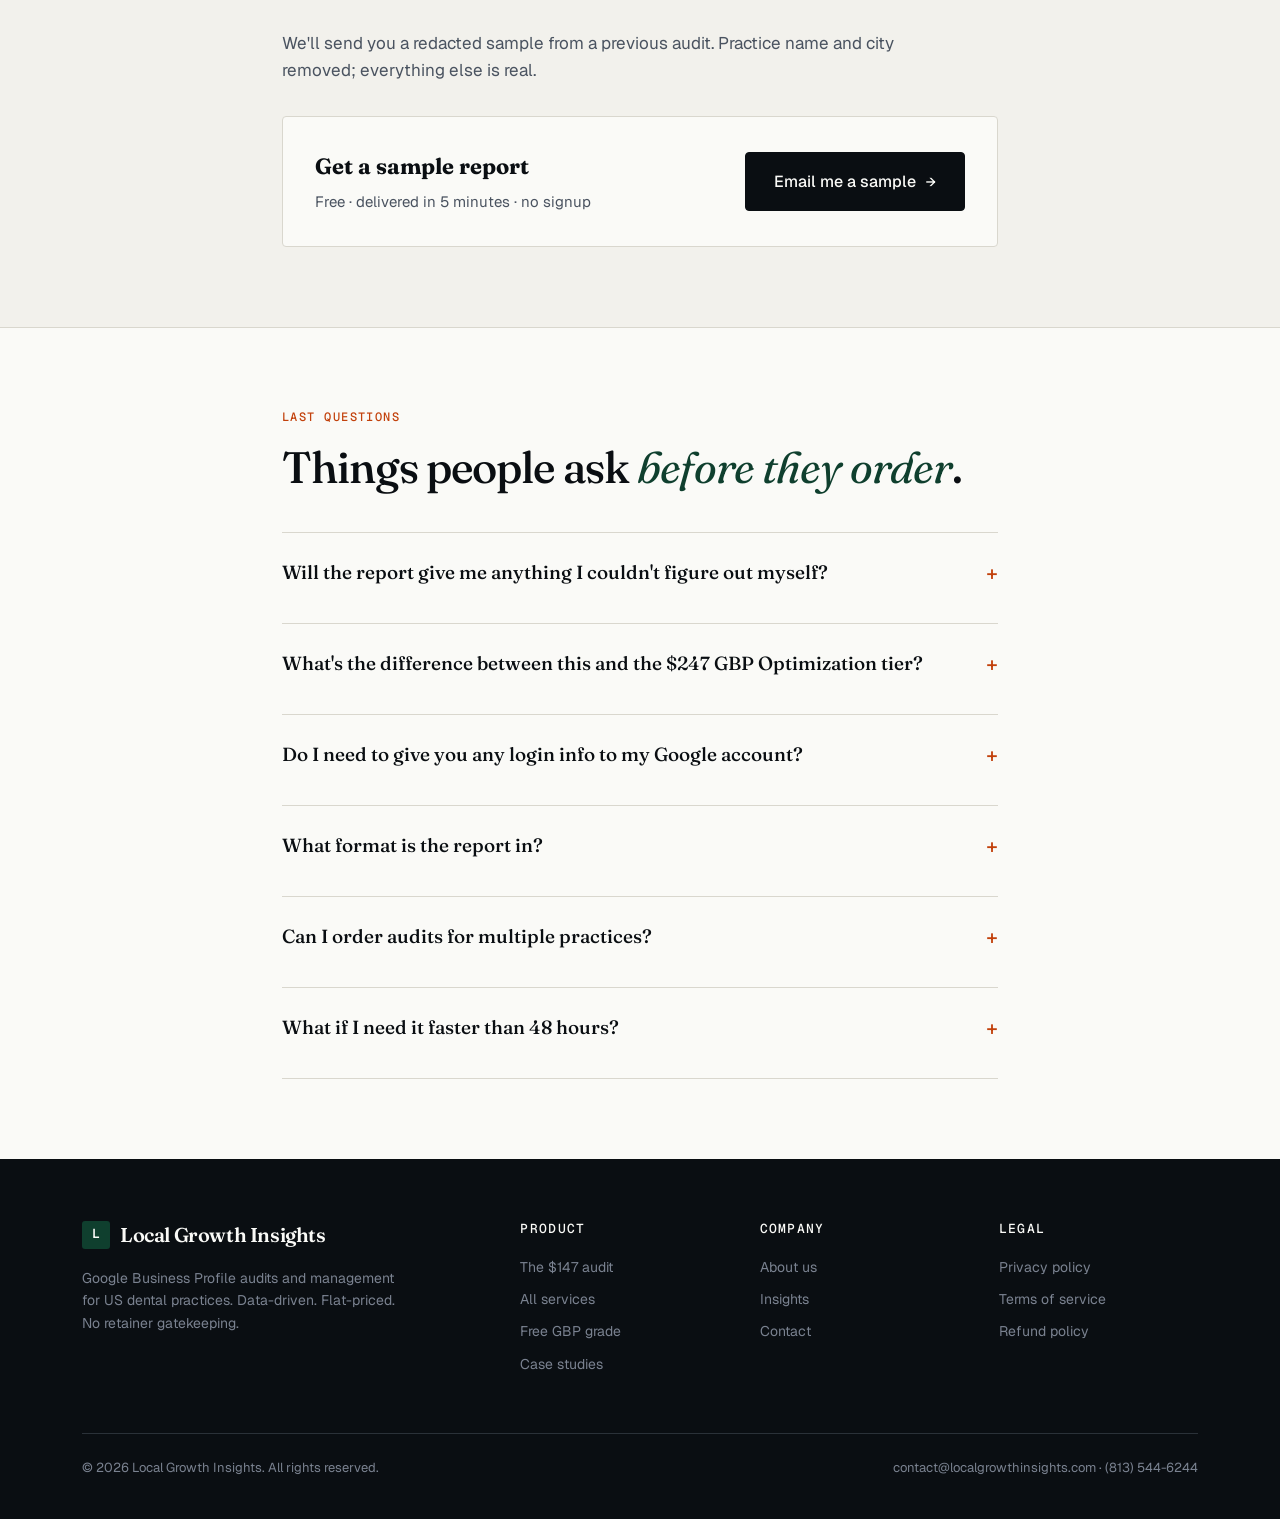
<file: report.html>
<!DOCTYPE html>
<html lang="en">
<head>
<meta charset="UTF-8">
<meta name="viewport" content="width=device-width, initial-scale=1.0">
<title>The $147 GBP Audit · Local Growth Insights</title>
<meta name="description" content="A detailed custom audit of your dental practice's Google Business Profile. Delivered in 48 hours. $147 flat. No subscriptions, no upsells.">
<link rel="preconnect" href="https://fonts.googleapis.com">
<link rel="preconnect" href="https://fonts.gstatic.com" crossorigin>
<link href="https://fonts.googleapis.com/css2?family=Fraunces:opsz,wght@9..144,400;9..144,500;9..144,600;9..144,700&family=Geist:wght@300;400;500;600&family=Geist+Mono:wght@400;500&display=swap" rel="stylesheet">
<link rel="stylesheet" href="styles.css">
<style>
.report-layout{display:grid;grid-template-columns:1.4fr 1fr;gap:80px;padding:80px 0}@media(max-width:900px){.report-layout{grid-template-columns:1fr;gap:40px;padding:60px 0}}.report-content h2{font-size:32px;margin:48px 0 16px;line-height:1.2}.report-content h2:first-child{margin-top:0}.what-you-get{list-style:none;margin:24px 0;padding:0}.what-you-get li{padding:16px 0;border-bottom:1px solid var(--line);display:grid;grid-template-columns:50px 1fr;gap:16px;align-items:start}.what-you-get li:last-child{border-bottom:none}.what-you-get .num{font-family:'Geist Mono',monospace;font-size:13px;color:var(--accent-2);font-weight:500;padding-top:2px}.what-you-get .title{font-family:'Fraunces',serif;font-size:19px;font-weight:500;color:var(--ink);margin-bottom:4px;letter-spacing:-0.01em}.what-you-get .desc{font-size:15px;color:var(--ink-3);line-height:1.5}.process{margin-top:32px;counter-reset:step}.process-step{display:grid;grid-template-columns:60px 1fr;gap:20px;margin-bottom:24px;align-items:start}.process-step .step-num{width:44px;height:44px;background:var(--paper-2);border:1px solid var(--line);border-radius:50%;display:flex;align-items:center;justify-content:center;font-family:'Fraunces',serif;font-size:18px;font-weight:500;color:var(--accent)}.process-step .step-content h4{font-family:'Fraunces',serif;font-size:18px;font-weight:500;margin-bottom:4px;color:var(--ink)}.process-step .step-content p{margin:0;font-size:15px;color:var(--ink-3)}.checkout-card{position:sticky;top:100px;background:var(--ink);color:var(--paper);border-radius:6px;padding:36px 32px;box-shadow:0 30px 80px -30px rgba(10,14,18,0.4)}@media(max-width:900px){.checkout-card{position:static}}.checkout-card .price-tag{display:flex;align-items:baseline;gap:8px;margin-bottom:8px}.checkout-card .price{font-family:'Fraunces',serif;font-size:56px;font-weight:500;color:var(--paper);letter-spacing:-0.03em;line-height:1}.checkout-card .billing{font-family:'Geist Mono',monospace;font-size:14px;color:var(--ink-4)}.checkout-card .product-name{font-family:'Fraunces',serif;font-size:22px;color:var(--paper);font-weight:500;margin-bottom:24px}.includes-list{list-style:none;padding:0;margin-bottom:28px;border-top:1px solid #2A3138;padding-top:20px}.includes-list li{padding:8px 0;padding-left:24px;position:relative;font-size:14px;color:var(--paper);line-height:1.5}.includes-list li::before{content:'✓';position:absolute;left:0;color:#F59E0B;font-weight:600}.checkout-form{display:flex;flex-direction:column;gap:12px}.form-field input{width:100%;background:var(--ink-2);border:1px solid #2A3138;color:var(--paper);padding:14px 16px;border-radius:4px;font-family:'Geist',sans-serif;font-size:15px;transition:border-color 0.15s}.form-field input:focus{outline:none;border-color:#F59E0B}.form-field input::placeholder{color:var(--ink-4)}.form-field label{display:block;font-size:12px;color:var(--ink-4);margin-bottom:6px;font-family:'Geist Mono',monospace;text-transform:uppercase;letter-spacing:0.05em}.checkout-cta{background:#F59E0B;color:var(--ink);padding:16px;border:none;border-radius:4px;font-family:'Geist',sans-serif;font-weight:600;font-size:16px;cursor:pointer;transition:background 0.15s,transform 0.15s;margin-top:8px}.checkout-cta:hover{background:#FCD34D;transform:translateY(-1px)}.security-note{margin-top:16px;font-size:12px;color:var(--ink-4);text-align:center;font-family:'Geist Mono',monospace}.security-note .icons{display:flex;justify-content:center;gap:16px;margin-top:12px;font-size:11px}.guarantee{background:var(--highlight);padding:24px;border-radius:4px;margin-top:24px;border-left:3px solid var(--accent-2)}.guarantee h4{font-family:'Fraunces',serif;font-size:18px;margin-bottom:8px;color:var(--ink)}.guarantee p{font-size:14px;color:var(--ink-2);margin:0;line-height:1.5}.sample-section{background:var(--paper-2);border-top:1px solid var(--line);border-bottom:1px solid var(--line);padding:80px 0}.sample-cta-box{background:var(--paper);border:1px solid var(--line);padding:32px;border-radius:4px;margin-top:32px;display:flex;justify-content:space-between;align-items:center;gap:32px;flex-wrap:wrap}.sample-cta-box h4{font-family:'Fraunces',serif;font-size:22px;margin-bottom:6px}.sample-cta-box p{color:var(--ink-3);margin:0;font-size:15px}.faq-list{border-top:1px solid var(--line);margin-top:40px}.faq-item{border-bottom:1px solid var(--line);padding:24px 0}.faq-q{font-family:'Fraunces',serif;font-size:19px;font-weight:500;color:var(--ink);margin-bottom:10px;cursor:pointer;display:flex;justify-content:space-between;align-items:flex-start;gap:24px}.faq-q::after{content:'+';font-family:'Geist Mono',monospace;font-size:20px;color:var(--accent-2);flex-shrink:0;transition:transform 0.2s}.faq-item.open .faq-q::after{transform:rotate(45deg)}.faq-a{font-size:15px;color:var(--ink-3);line-height:1.6;max-height:0;overflow:hidden;transition:max-height 0.3s,padding 0.3s}.faq-item.open .faq-a{max-height:500px;padding-top:8px}
</style>
</head>
<body>
<nav><div class="nav-inner"><a href="index.html" class="logo"><div class="logo-mark">L</div>Local Growth Insights</a><div class="nav-links"><a href="services.html">Services</a><a href="case-studies.html">Case studies</a><a href="grade.html">Free grade</a><a href="insights/index.html">Insights</a><a href="about.html">About</a><a href="report.html" class="nav-cta">Get the audit →</a></div></div></nav>

<header class="page-header">
    <div class="container">
        <div class="eyebrow">Product · The $147 GBP Audit</div>
        <h1>A <em>detailed diagnostic</em> of your dental practice's Google visibility.</h1>
        <p>Delivered in 48 hours. No subscriptions, no consultations to schedule, no upsell gates. You order it, we build it, you receive a PDF in your inbox. That's the whole transaction.</p>
    </div>
</header>

<div class="container">
    <div class="report-layout">
        <div class="report-content">
            <h2>What you receive</h2>
            <p style="margin-bottom:24px;">A custom PDF analysis of your specific practice — your real Google Business Profile, your real competitors, the real keywords in your real city. Not a template with your name swapped in.</p>
            <ul class="what-you-get">
                <li><div class="num">01</div><div><div class="title">Your current ranking, mapped</div><div class="desc">Where you appear on Google Maps for the 10 highest-volume search terms in your city. Position by position.</div></div></li>
                <li><div class="num">02</div><div><div class="title">The 18+-signal scorecard</div><div class="desc">Every ranking signal Google considers, scored for your profile. Red, yellow, green. With the exact value or status of each one.</div></div></li>
                <li><div class="num">03</div><div><div class="title">AI visibility score</div><div class="desc">Are you appearing when patients ask ChatGPT or Google Gemini to recommend a dentist in your city? This score tells you exactly where you stand.</div></div></li>
                <li><div class="num">04</div><div><div class="title">Revenue gap estimate</div><div class="desc">Estimated monthly revenue flowing past your practice to competitors — based on search volume, ranking gaps, and average patient value.</div></div></li>
                <li><div class="num">05</div><div><div class="title">Top 5 competitor breakdown</div><div class="desc">The dentists ranking above you in your city. What categories they use, how many reviews they have, how often they post, what they're doing differently.</div></div></li>
                <li><div class="num">06</div><div><div class="title">30-day action checklist</div><div class="desc">A prioritized list of changes — sorted by impact-to-effort ratio. The ones that take 10 minutes and move the needle most are at the top.</div></div></li>
            </ul>

            <h2>How we build it</h2>
            <div class="process">
                <div class="process-step"><div class="step-num">1</div><div class="step-content"><h4>Order placed (minute 0)</h4><p>You enter your practice name, city, and email. Payment processes through Stripe. You get a confirmation email immediately.</p></div></div>
                <div class="process-step"><div class="step-num">2</div><div class="step-content"><h4>Data collection (hours 1-12)</h4><p>Our system pulls your live Google Business Profile, scrapes your top 10 competitors in the city, and ranks the 50 most-searched dental keywords in your zip code.</p></div></div>
                <div class="process-step"><div class="step-num">3</div><div class="step-content"><h4>Analysis &amp; report build (hours 12-36)</h4><p>The data flows into our 18+-signal scorecard. A human analyst reviews the output, writes the action checklist, and builds the PDF.</p></div></div>
                <div class="process-step"><div class="step-num">4</div><div class="step-content"><h4>Delivery (hour 48)</h4><p>You get a PDF in your inbox. Read it on your phone, print it for your front desk, share it with your team. It's yours.</p></div></div>
            </div>

            <h2>Who this is for</h2>
            <p><strong>You should buy this audit if:</strong></p>
            <ul style="list-style:none;padding:0;margin:16px 0;">
                <li style="padding:8px 0;padding-left:24px;position:relative;color:var(--ink);"><span style="position:absolute;left:0;color:var(--accent);">✓</span>You're a US dental practice not consistently in the top 3 Google Maps results in your city</li>
                <li style="padding:8px 0;padding-left:24px;position:relative;color:var(--ink);"><span style="position:absolute;left:0;color:var(--accent);">✓</span>You suspect your Google profile is underperforming but don't know exactly why</li>
                <li style="padding:8px 0;padding-left:24px;position:relative;color:var(--ink);"><span style="position:absolute;left:0;color:var(--accent);">✓</span>You want a clear action plan you can implement yourself, no agency required</li>
                <li style="padding:8px 0;padding-left:24px;position:relative;color:var(--ink);"><span style="position:absolute;left:0;color:var(--accent);">✓</span>You'd rather know what's wrong now than wait 6 months and guess</li>
            </ul>
            <p style="margin-top:24px;"><strong>You should NOT buy this audit if:</strong></p>
            <ul style="list-style:none;padding:0;margin:16px 0;">
                <li style="padding:8px 0;padding-left:24px;position:relative;color:var(--ink);"><span style="position:absolute;left:0;color:var(--accent-2);">✗</span>You already work with an SEO agency actively managing your GBP</li>
                <li style="padding:8px 0;padding-left:24px;position:relative;color:var(--ink);"><span style="position:absolute;left:0;color:var(--accent-2);">✗</span>You're consistently ranking #1-3 for your main keywords already</li>
                <li style="padding:8px 0;padding-left:24px;position:relative;color:var(--ink);"><span style="position:absolute;left:0;color:var(--accent-2);">✗</span>You're outside the US — our data sources are calibrated to US local search</li>
            </ul>

            <h2>The honest version</h2>
            <p>The $147 audit is a diagnostic, not a magic bullet. It tells you what's broken and how to fix it. The fixes still need to happen — either you do them yourself, or you pay us (or someone else) to do them.</p>
            <p>Most dentists who order the audit fix the issues themselves. About 1 in 8 hire us for the $247 optimization tier afterward. About 1 in 30 sign up for the $1,497/mo retainer eventually. We're transparent about this because we'd rather you buy the audit knowing exactly what it is.</p>
        </div>

        <aside>
            <div class="checkout-card">
                <div class="price-tag"><span class="price">$147</span><span class="billing">USD · one-time</span></div>
                <div class="product-name">The GBP Audit</div>
                <ul class="includes-list">
                    <li>Detailed custom PDF report</li>
                    <li>18+-signal GBP scorecard</li>
                    <li>AI visibility score</li>
                    <li>Revenue gap estimate</li>
                    <li>Top 5 competitor analysis</li>
                    <li>30-day action checklist</li>
                    <li>48-hour delivery guarantee</li>
                </ul>
                <form class="checkout-form" onsubmit="handleOrder(event)">
                    <div class="form-field"><label>Practice name</label><input type="text" name="practice" placeholder="e.g. Smile Bright Family Dental" required></div>
                    <div class="form-field"><label>City &amp; state</label><input type="text" name="city" placeholder="Fort Worth, TX" required></div>
                    <div class="form-field"><label>Email for delivery</label><input type="email" name="email" placeholder="you@yourpractice.com" required></div>
                    <button type="submit" class="checkout-cta">Continue to Payment →</button>
                </form>
                <div class="security-note">Secure checkout via Stripe<div class="icons"><span>VISA</span><span>MC</span><span>AMEX</span><span>ACH</span></div></div>
            </div>
            <div class="guarantee">
                <h4>Refund guarantee</h4>
                <p>If the report doesn't tell you anything useful about your practice, reply to the delivery email within 7 days and we'll refund the full $147. No forms, no friction.</p>
            </div>
        </aside>
    </div>
</div>

<section class="sample-section">
    <div class="container-narrow">
        <div class="section-label">Before you order</div>
        <h2>Want to see what a finished report looks like?</h2>
        <p style="font-size:17px;color:var(--ink-3);max-width:620px;margin-bottom:0;">We'll send you a redacted sample from a previous audit. Practice name and city removed; everything else is real.</p>
        <div class="sample-cta-box">
            <div><h4>Get a sample report</h4><p>Free · delivered in 5 minutes · no signup</p></div>
            <a href="mailto:contact@localgrowthinsights.com?subject=Sample%20report%20please" class="btn-primary">Email me a sample <span class="arrow">→</span></a>
        </div>
    </div>
</section>

<section>
    <div class="container-narrow">
        <div class="section-label">Last questions</div>
        <h2>Things people ask <em>before they order</em>.</h2>
        <div class="faq-list">
            <div class="faq-item"><div class="faq-q">Will the report give me anything I couldn't figure out myself?</div><div class="faq-a">If you're willing to spend 15-20 hours analyzing your competitors, mapping your keywords, scoring 18+ ranking signals, and synthesizing it into a 30-day plan, yes — you could do this yourself. Most dentists don't have those 20 hours.</div></div>
            <div class="faq-item"><div class="faq-q">What's the difference between this and the $247 GBP Optimization tier?</div><div class="faq-a">The $147 audit is the report only — you read it and execute changes yourself. The $247 tier includes implementation: category corrections, business description rewrite, Q&amp;A seeding, 15 photos uploaded, and services section built out — done in 5 days.</div></div>
            <div class="faq-item"><div class="faq-q">Do I need to give you any login info to my Google account?</div><div class="faq-a">For the $147 audit: No. We use only public data about your profile. For the $247 optimization tier: Yes, manager-level access (not owner) so we can make changes.</div></div>
            <div class="faq-item"><div class="faq-q">What format is the report in?</div><div class="faq-a">PDF, around 8MB. Optimized for both screen reading and printing.</div></div>
            <div class="faq-item"><div class="faq-q">Can I order audits for multiple practices?</div><div class="faq-a">Yes. If you own or work with 3+ practices, email contact@localgrowthinsights.com and we'll set up a multi-practice order at a per-audit discount.</div></div>
            <div class="faq-item"><div class="faq-q">What if I need it faster than 48 hours?</div><div class="faq-a">We offer 24-hour rush delivery for an additional $50. Email us after ordering and we'll prioritize.</div></div>
        </div>
    </div>
</section>

<footer>
    <div class="container">
        <div class="footer-grid">
            <div class="footer-brand"><a href="index.html" class="logo"><div class="logo-mark">L</div>Local Growth Insights</a><p>Google Business Profile audits and management for US dental practices. Data-driven. Flat-priced. No retainer gatekeeping.</p></div>
            <div class="footer-col"><h4>Product</h4><ul><li><a href="report.html">The $147 audit</a></li><li><a href="services.html">All services</a></li><li><a href="grade.html">Free GBP grade</a></li><li><a href="case-studies.html">Case studies</a></li></ul></div>
            <div class="footer-col"><h4>Company</h4><ul><li><a href="about.html">About us</a></li><li><a href="insights/index.html">Insights</a></li><li><a href="contact.html">Contact</a></li></ul></div>
            <div class="footer-col"><h4>Legal</h4><ul><li><a href="privacy.html">Privacy policy</a></li><li><a href="terms.html">Terms of service</a></li><li><a href="refunds.html">Refund policy</a></li></ul></div>
        </div>
        <div class="footer-bottom">
            <div>© 2026 Local Growth Insights. All rights reserved.</div>
            <div>contact@localgrowthinsights.com · (813) 544-6244</div>
        </div>
    </div>
</footer>

<script>
document.querySelectorAll('.faq-item').forEach(item => {
    item.querySelector('.faq-q').addEventListener('click', () => {
        const open = item.classList.contains('open');
        document.querySelectorAll('.faq-item').forEach(i => i.classList.remove('open'));
        if (!open) item.classList.add('open');
    });
});
function handleOrder(e) {
    e.preventDefault();
    const d = new FormData(e.target);
    const url = `https://localgrowthinsights.gumroad.com/l/audit?email=${encodeURIComponent(d.get('email'))}&practice=${encodeURIComponent(d.get('practice'))}&city=${encodeURIComponent(d.get('city'))}`;
    window.location.href = url;
}
</script>
</body>
</html>
</file>
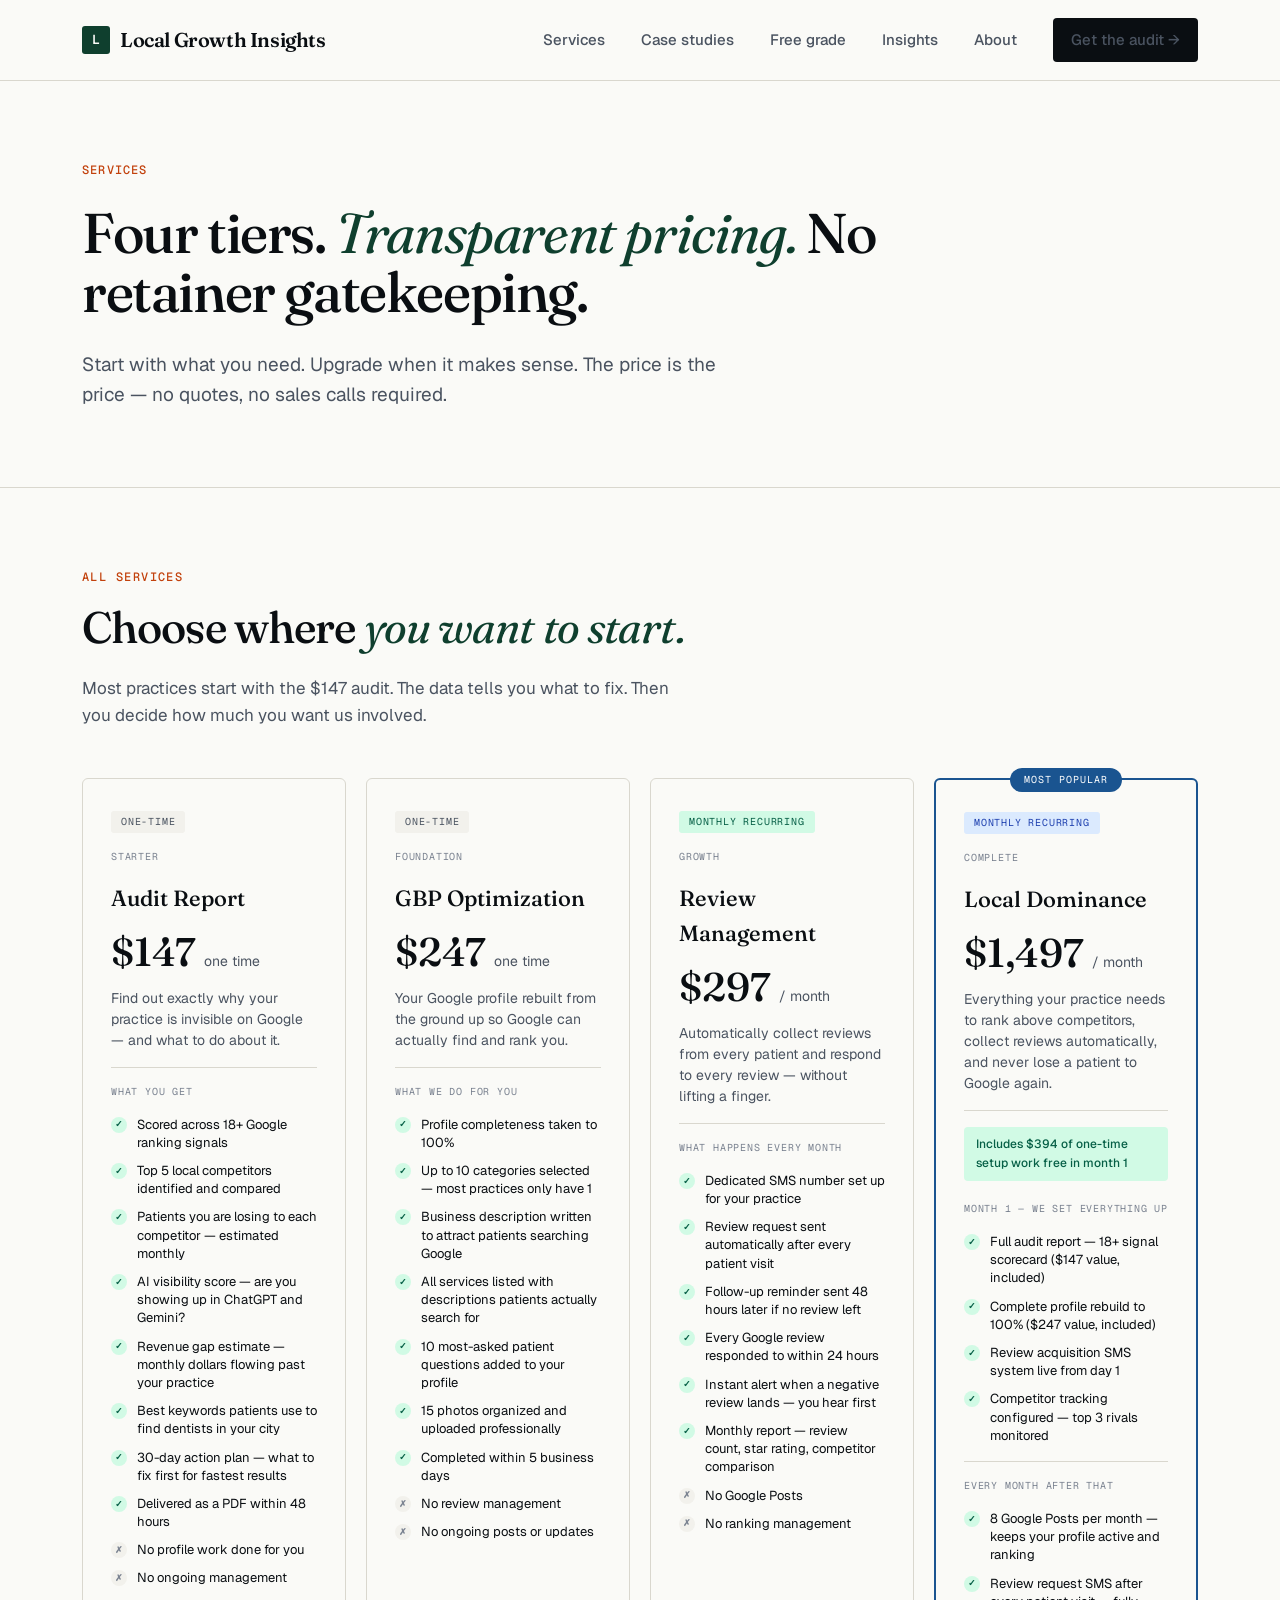
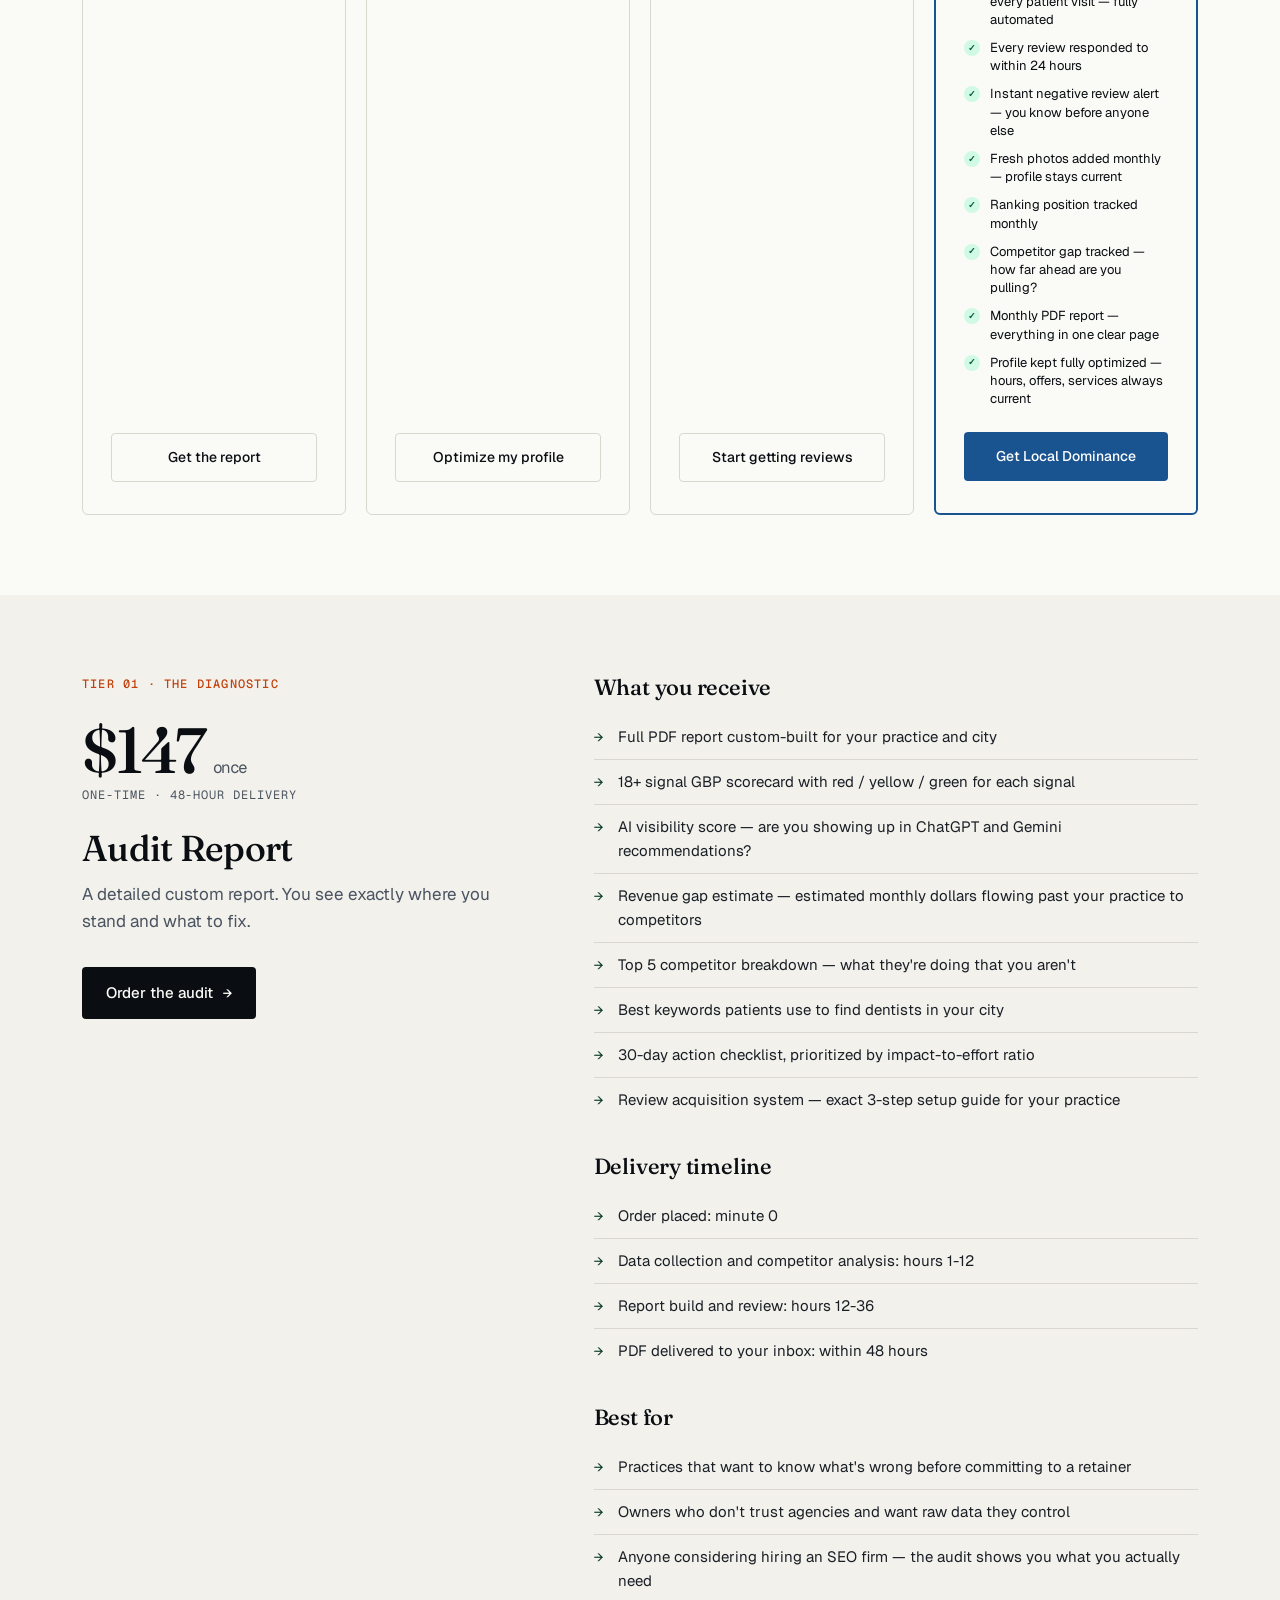
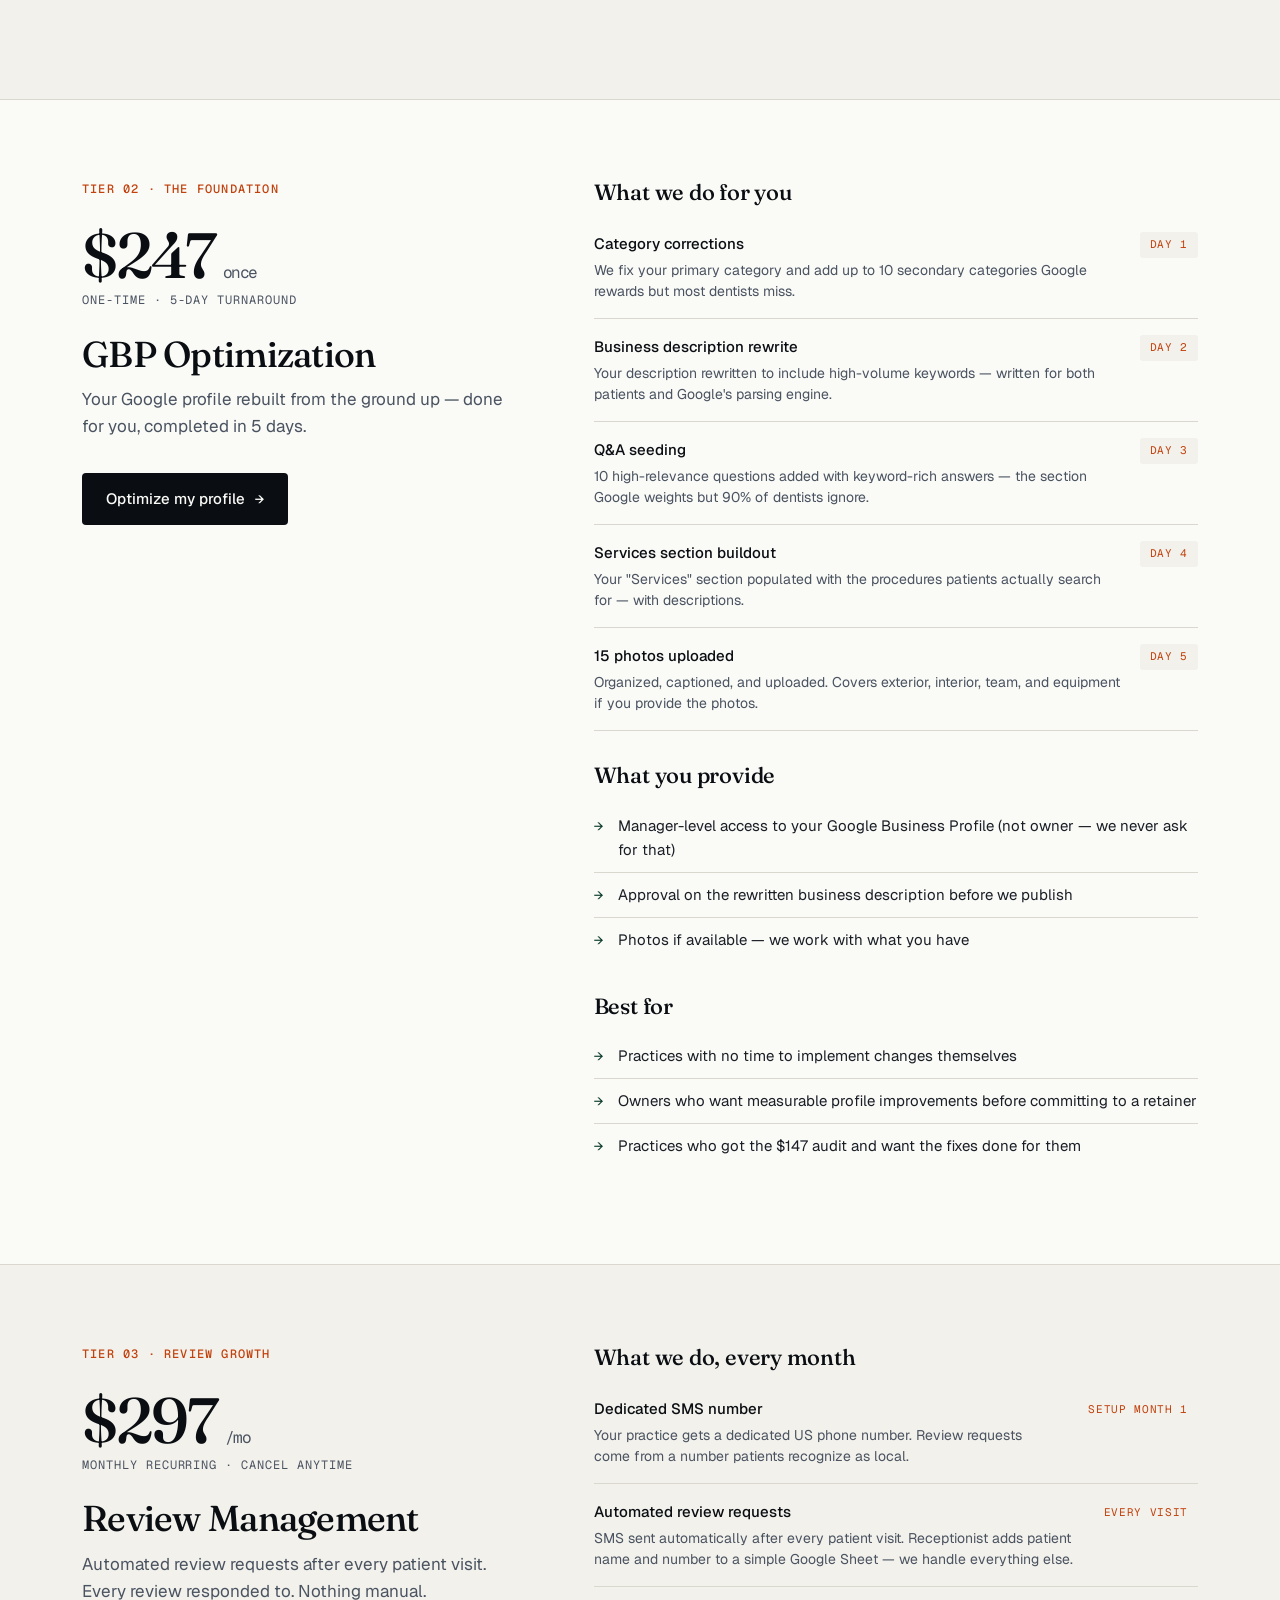
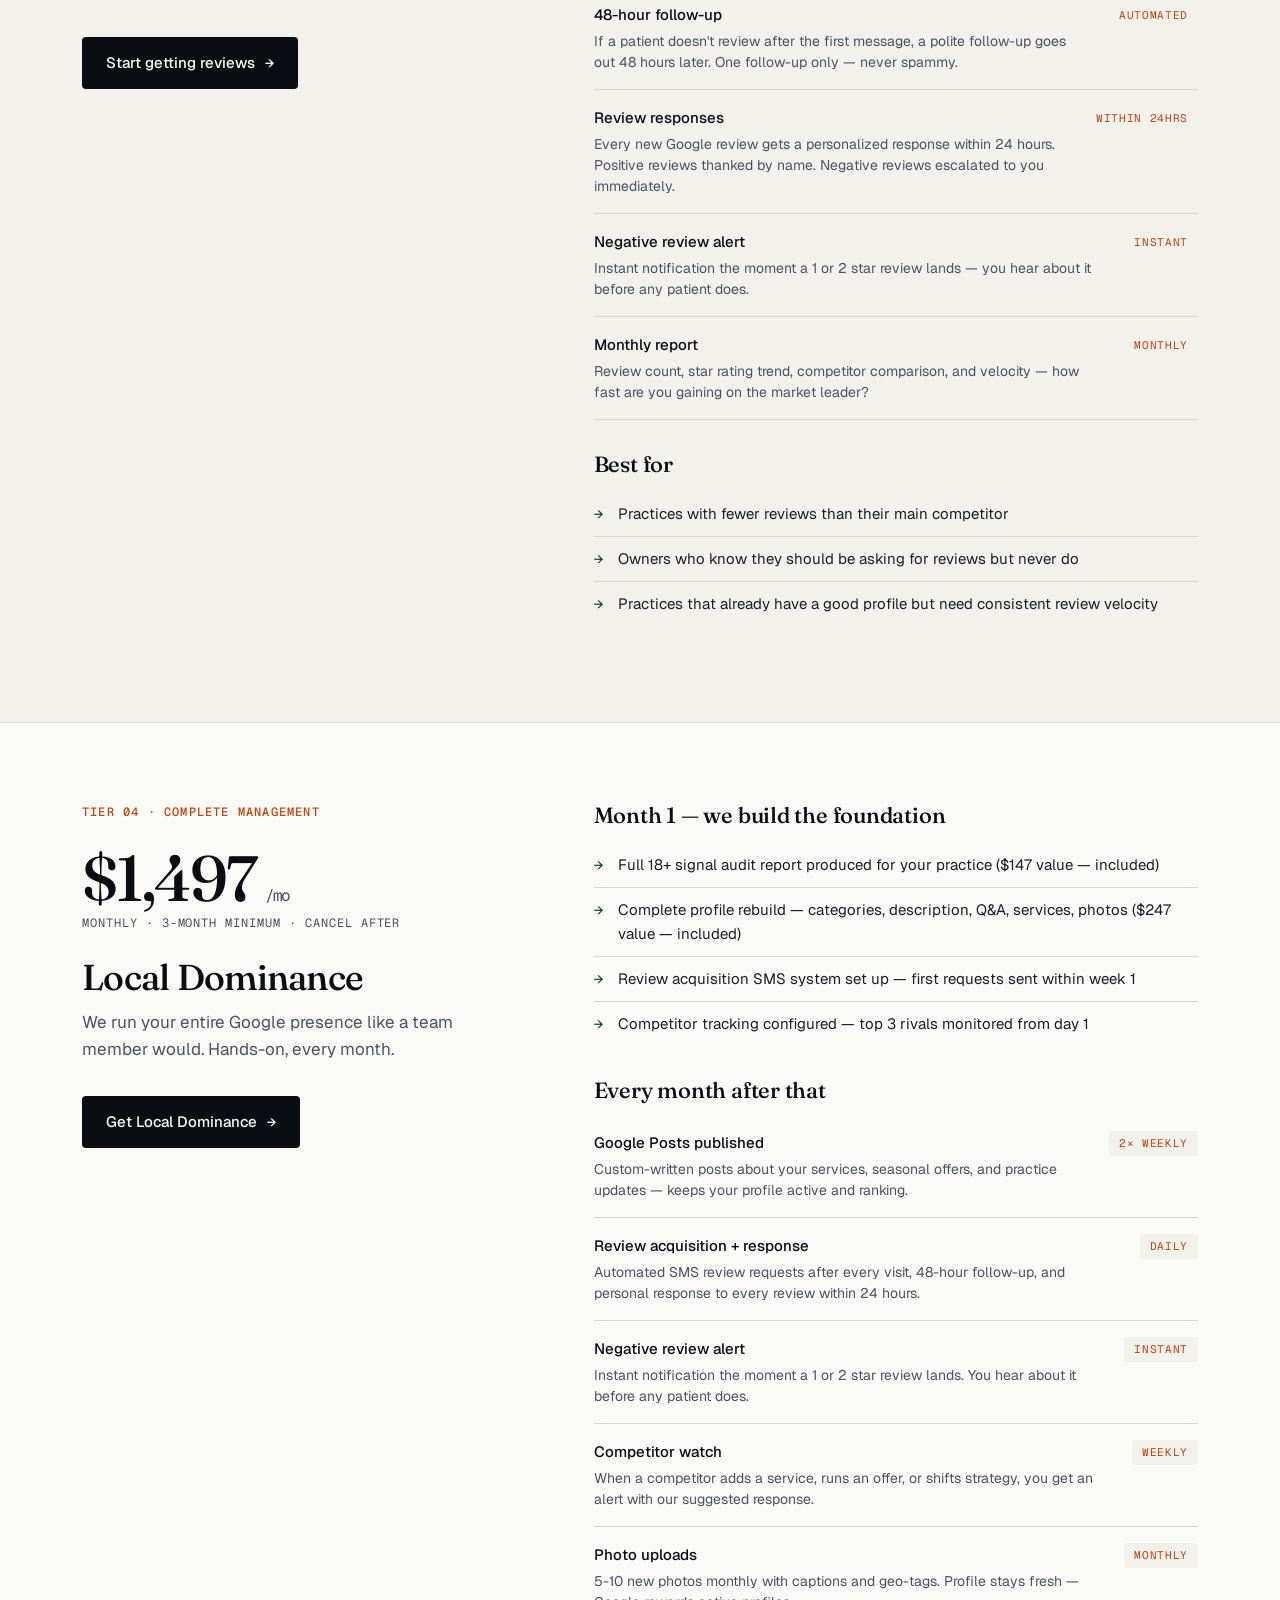
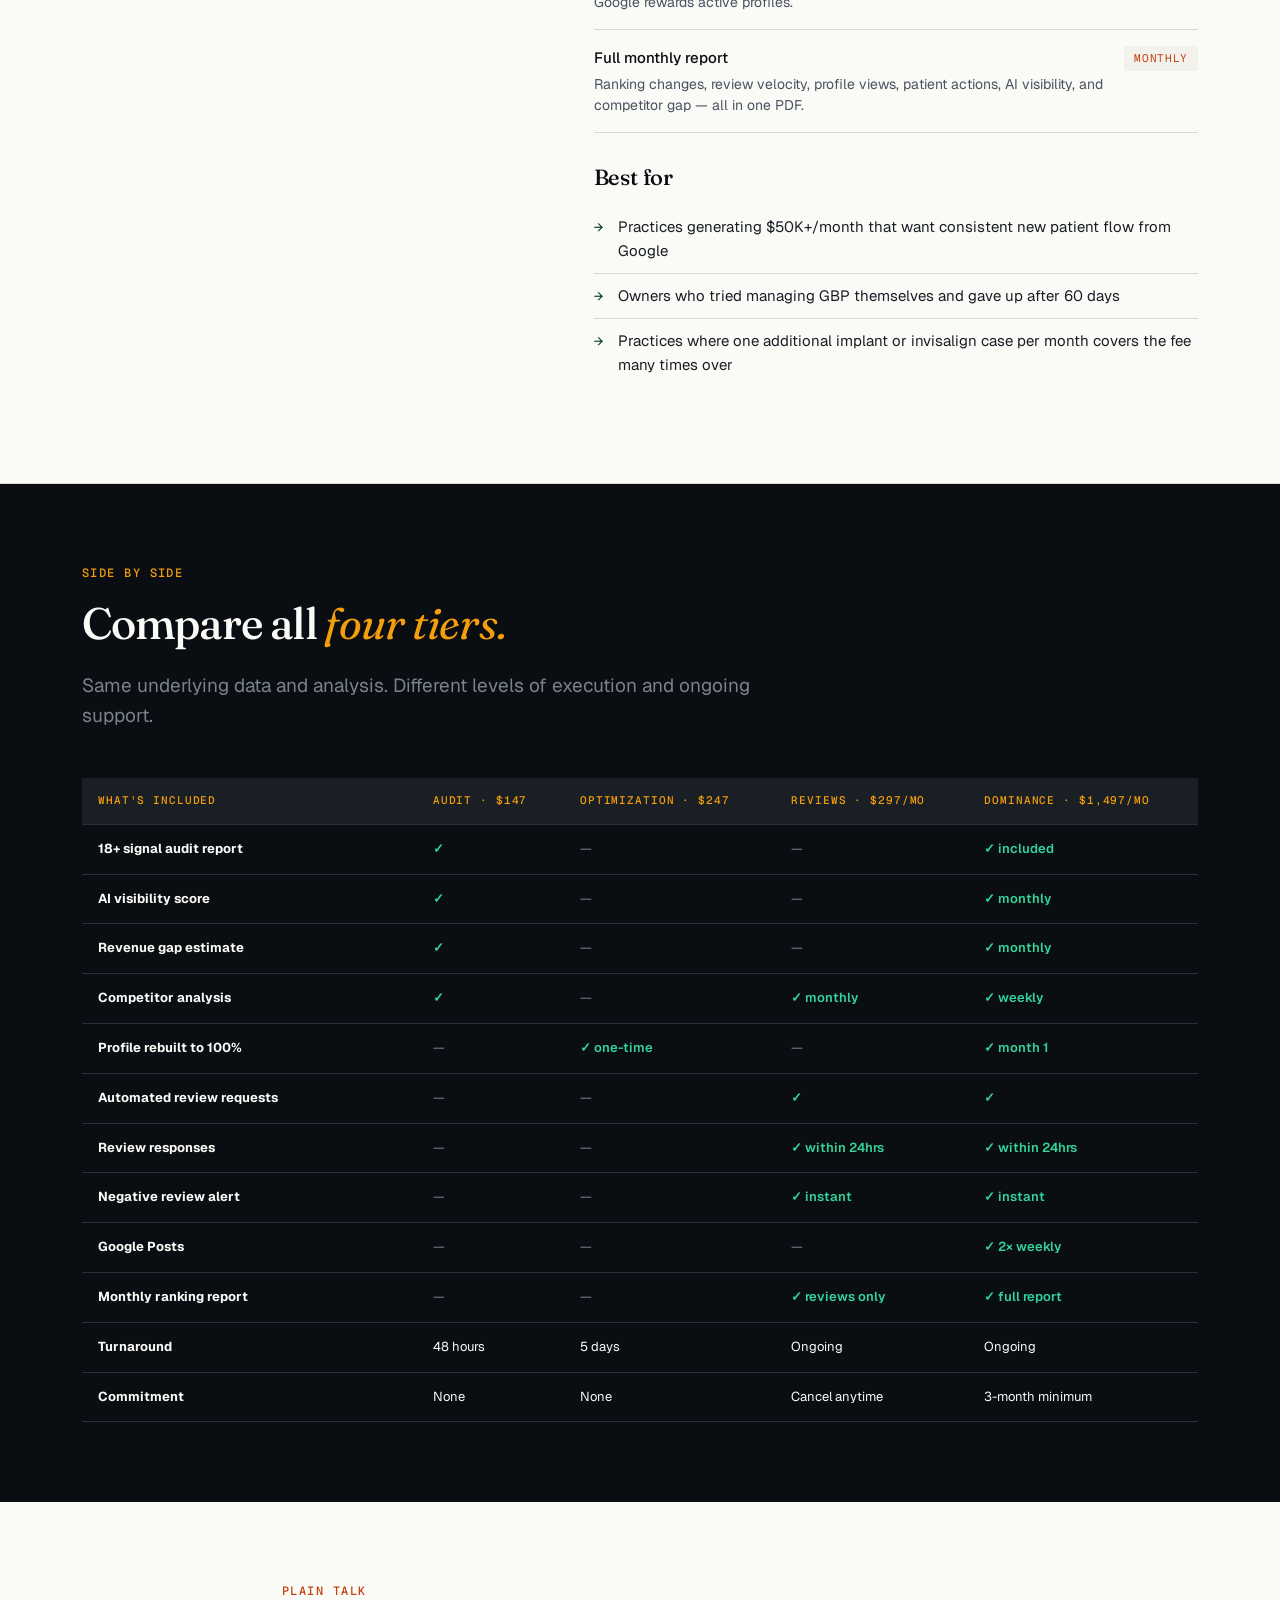
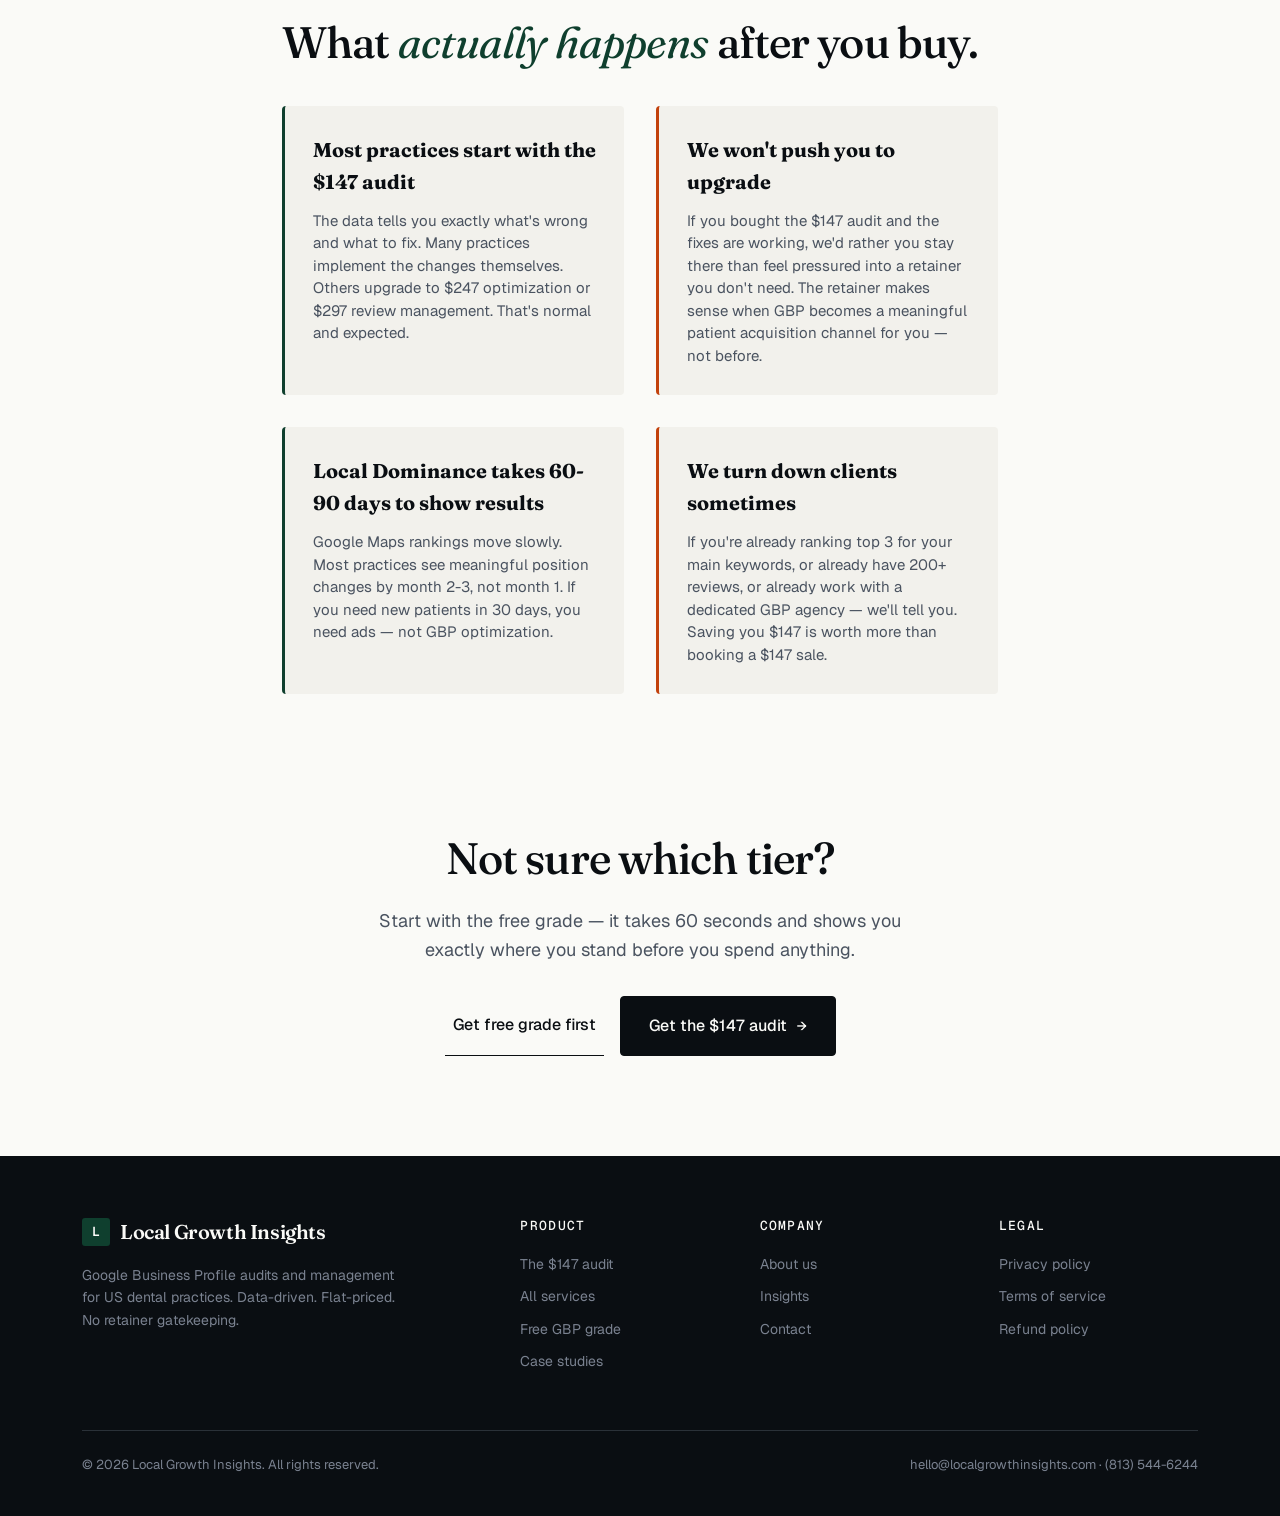
<file: services.html>
<!DOCTYPE html>
<html lang="en">
<head>
<meta charset="UTF-8">
<meta name="viewport" content="width=device-width, initial-scale=1.0">
<title>Services · Local Growth Insights</title>
<meta name="description" content="Four transparent service tiers for US dental practices: $147 audit, $247 profile optimization, $297/mo review management, $1,497/mo Local Dominance retainer.">

<link rel="preconnect" href="https://fonts.googleapis.com">
<link rel="preconnect" href="https://fonts.gstatic.com" crossorigin>
<link href="https://fonts.googleapis.com/css2?family=Fraunces:opsz,wght@9..144,400;9..144,500;9..144,600;9..144,700&family=Geist:wght@300;400;500;600&family=Geist+Mono:wght@400;500&display=swap" rel="stylesheet">
<link rel="stylesheet" href="styles.css">

<style>
/* ── Pricing cards grid ───────────────────────────────────────── */
.pricing-section {
    padding: 80px 0;
}

.pricing-grid {
    display: grid;
    grid-template-columns: repeat(auto-fit, minmax(260px, 1fr));
    gap: 20px;
    margin-top: 48px;
}

.pricing-card {
    background: var(--paper);
    border: 1px solid var(--line);
    border-radius: 6px;
    padding: 32px 28px;
    display: flex;
    flex-direction: column;
    gap: 16px;
    transition: box-shadow 0.2s;
}

.pricing-card:hover {
    box-shadow: 0 20px 40px -20px rgba(10,14,18,0.12);
}

.pricing-card.star {
    border: 2px solid #1a5490;
    position: relative;
}

.most-popular {
    position: absolute;
    top: -12px;
    left: 50%;
    transform: translateX(-50%);
    background: #1a5490;
    color: white;
    font-family: 'Geist Mono', monospace;
    font-size: 10px;
    text-transform: uppercase;
    letter-spacing: 0.1em;
    padding: 4px 14px;
    border-radius: 20px;
    white-space: nowrap;
}

.card-badge {
    display: inline-block;
    font-family: 'Geist Mono', monospace;
    font-size: 10px;
    text-transform: uppercase;
    letter-spacing: 0.08em;
    padding: 3px 10px;
    border-radius: 3px;
    width: fit-content;
}

.badge-onetime {
    background: var(--paper-2);
    color: var(--ink-3);
}

.badge-recurring {
    background: #D1FAE5;
    color: #065F46;
}

.badge-star {
    background: #DBEAFE;
    color: #1E40AF;
}

.card-tier {
    font-family: 'Geist Mono', monospace;
    font-size: 10px;
    color: var(--ink-4);
    text-transform: uppercase;
    letter-spacing: 0.08em;
}

.card-name {
    font-family: 'Fraunces', serif;
    font-size: 22px;
    font-weight: 500;
    color: var(--ink);
    margin: 0;
}

.card-price {
    font-family: 'Fraunces', serif;
    font-size: 40px;
    font-weight: 500;
    color: var(--ink);
    line-height: 1;
}

.card-price .unit {
    font-family: 'Geist', sans-serif;
    font-size: 14px;
    font-weight: 400;
    color: var(--ink-3);
}

.card-tagline {
    font-size: 14px;
    color: var(--ink-3);
    line-height: 1.5;
    margin: 0;
}

.card-divider {
    border: none;
    border-top: 1px solid var(--line);
    margin: 0;
}

.card-section-label {
    font-family: 'Geist Mono', monospace;
    font-size: 10px;
    color: var(--ink-4);
    text-transform: uppercase;
    letter-spacing: 0.08em;
}

.card-items {
    display: flex;
    flex-direction: column;
    gap: 10px;
    margin: 0;
    padding: 0;
    list-style: none;
}

.card-item {
    display: flex;
    gap: 10px;
    align-items: flex-start;
    font-size: 13px;
    color: var(--ink);
    line-height: 1.4;
}

.check-dot {
    width: 16px;
    height: 16px;
    border-radius: 50%;
    display: flex;
    align-items: center;
    justify-content: center;
    flex-shrink: 0;
    margin-top: 1px;
    font-size: 9px;
    font-weight: 600;
}

.check-yes {
    background: #D1FAE5;
    color: #065F46;
}

.check-no {
    background: var(--paper-2);
    color: var(--ink-4);
}

.saves-banner {
    background: #D1FAE5;
    color: #065F46;
    font-size: 12px;
    font-weight: 500;
    padding: 8px 12px;
    border-radius: 4px;
}

.card-cta {
    margin-top: auto;
}

.card-btn {
    display: block;
    width: 100%;
    padding: 12px;
    border-radius: 4px;
    font-family: 'Geist', sans-serif;
    font-size: 14px;
    font-weight: 500;
    text-align: center;
    text-decoration: none;
    cursor: pointer;
    border: 1px solid var(--line);
    background: transparent;
    color: var(--ink);
    transition: background 0.15s, color 0.15s;
}

.card-btn:hover {
    background: var(--ink);
    color: var(--paper);
}

.card-btn-star {
    background: #1a5490;
    color: white;
    border-color: transparent;
}

.card-btn-star:hover {
    background: #0d2c54;
    color: white;
}

/* ── Tier detail sections ─────────────────────────────────────── */
.tier-section {
    padding: 80px 0;
    border-bottom: 1px solid var(--line);
}

.tier-section:nth-child(even) { background: var(--paper-2); }

.tier-section .container {
    display: grid;
    grid-template-columns: 1fr 1.4fr;
    gap: 80px;
    align-items: start;
}

@media (max-width: 900px) {
    .tier-section .container { grid-template-columns: 1fr; gap: 40px; }
    .pricing-grid { grid-template-columns: 1fr; }
}

.tier-meta { position: sticky; top: 100px; }
@media (max-width: 900px) { .tier-meta { position: static; } }

.tier-meta .price-tag {
    font-family: 'Fraunces', serif;
    font-size: 64px;
    line-height: 1;
    color: var(--ink);
    font-weight: 500;
    letter-spacing: -0.03em;
    margin-bottom: 4px;
}

.tier-meta .price-tag .unit {
    font-family: 'Geist Mono', monospace;
    font-size: 16px;
    color: var(--ink-3);
    font-weight: 400;
}

.tier-meta .billing {
    font-family: 'Geist Mono', monospace;
    font-size: 12px;
    color: var(--ink-3);
    text-transform: uppercase;
    letter-spacing: 0.08em;
    margin-bottom: 24px;
}

.tier-meta h2 {
    font-size: 36px;
    margin-bottom: 12px;
}

.tier-meta .tagline {
    font-size: 17px;
    color: var(--ink-3);
    margin-bottom: 32px;
}

.tier-meta .cta {
    display: inline-flex;
    align-items: center;
    gap: 10px;
    background: var(--ink);
    color: var(--paper);
    padding: 14px 24px;
    border-radius: 4px;
    text-decoration: none;
    font-weight: 500;
    font-size: 15px;
    transition: background 0.15s;
}

.tier-meta .cta:hover { background: var(--accent); }

.tier-content h3 {
    font-family: 'Fraunces', serif;
    font-size: 22px;
    margin: 32px 0 12px;
    font-weight: 500;
    letter-spacing: -0.01em;
}

.tier-content h3:first-child { margin-top: 0; }

.tier-content ul {
    list-style: none;
    padding: 0;
    margin: 16px 0;
}

.tier-content ul li {
    padding: 10px 0;
    padding-left: 24px;
    position: relative;
    border-bottom: 1px solid var(--line);
    font-size: 15px;
    color: var(--ink-2);
}

.tier-content ul li:last-child { border-bottom: none; }

.tier-content ul li::before {
    content: '→';
    position: absolute;
    left: 0;
    color: var(--accent);
    font-family: 'Geist Mono', monospace;
}

.tier-content .deliverable-row {
    display: grid;
    grid-template-columns: 1fr auto;
    gap: 20px;
    padding: 16px 0;
    border-bottom: 1px solid var(--line);
    align-items: start;
}

.tier-content .deliverable-row:last-child { border-bottom: none; }

.tier-content .deliverable-row .what {
    font-weight: 500;
    color: var(--ink);
    font-size: 15px;
    margin-bottom: 4px;
}

.tier-content .deliverable-row .desc {
    color: var(--ink-3);
    font-size: 14px;
    line-height: 1.5;
}

.tier-content .deliverable-row .freq {
    font-family: 'Geist Mono', monospace;
    font-size: 11px;
    color: var(--accent-2);
    text-transform: uppercase;
    letter-spacing: 0.06em;
    background: var(--paper-2);
    padding: 4px 10px;
    border-radius: 3px;
    white-space: nowrap;
}

/* ── Comparison table ─────────────────────────────────────────── */
.compare-section {
    padding: 80px 0;
    background: var(--ink);
    color: var(--paper);
}

.compare-section h2 { color: var(--paper); }
.compare-section h2 em { color: #F59E0B; }
.compare-section .section-label { color: #F59E0B; }
.compare-section .lead { color: var(--ink-4); }

.compare-table {
    width: 100%;
    margin-top: 40px;
    border-collapse: collapse;
}

.compare-table th, .compare-table td {
    padding: 14px 16px;
    text-align: left;
    border-bottom: 1px solid #2A3138;
    font-size: 13px;
    vertical-align: top;
}

.compare-table th {
    background: var(--ink-2);
    font-family: 'Geist Mono', monospace;
    font-size: 11px;
    text-transform: uppercase;
    letter-spacing: 0.08em;
    color: #F59E0B;
    font-weight: 500;
}

.compare-table tr:hover td { background: var(--ink-2); }
.compare-table .check { color: #34D399; font-weight: 600; }
.compare-table .dash { color: var(--ink-4); }

@media (max-width: 768px) {
    .compare-table { font-size: 12px; }
    .compare-table th, .compare-table td { padding: 10px 8px; }
}

/* ── Honest section ───────────────────────────────────────────── */
.honest-section { padding: 80px 0; }

.honest-grid {
    display: grid;
    grid-template-columns: 1fr 1fr;
    gap: 32px;
    margin-top: 40px;
}

@media (max-width: 768px) { .honest-grid { grid-template-columns: 1fr; } }

.honest-card {
    background: var(--paper-2);
    padding: 28px;
    border-radius: 4px;
    border-left: 3px solid var(--accent);
}

.honest-card.bad { border-left-color: var(--accent-2); }

.honest-card h4 {
    font-family: 'Fraunces', serif;
    font-size: 20px;
    margin-bottom: 12px;
}

.honest-card p {
    margin: 0;
    font-size: 15px;
    color: var(--ink-3);
    line-height: 1.5;
}
</style>
</head>
<body>

<nav>
    <div class="nav-inner">
        <a href="index.html" class="logo">
            <div class="logo-mark">L</div>
            Local Growth Insights
        </a>
        <div class="nav-links">
            <a href="services.html">Services</a>
            <a href="case-studies.html">Case studies</a>
            <a href="grade.html">Free grade</a>
            <a href="insights/index.html">Insights</a>
            <a href="about.html">About</a>
            <a href="report.html" class="nav-cta">Get the audit →</a>
        </div>
    </div>
</nav>

<header class="page-header">
    <div class="container">
        <div class="eyebrow">Services</div>
        <h1>Four tiers. <em>Transparent pricing.</em> No retainer gatekeeping.</h1>
        <p>Start with what you need. Upgrade when it makes sense. The price is the price — no quotes, no sales calls required.</p>
    </div>
</header>

<!-- ============ PRICING CARDS ============ -->
<section class="pricing-section">
    <div class="container">
        <div class="section-label">All services</div>
        <h2>Choose where <em>you want to start.</em></h2>
        <p style="font-size: 17px; color: var(--ink-3); max-width: 600px; margin-top: 12px;">Most practices start with the $147 audit. The data tells you what to fix. Then you decide how much you want us involved.</p>

        <div class="pricing-grid">

            <!-- Card 1: Audit Report -->
            <div class="pricing-card">
                <div class="card-badge badge-onetime">One-time</div>
                <div class="card-tier">Starter</div>
                <div class="card-name">Audit Report</div>
                <div class="card-price">$147 <span class="unit">one time</span></div>
                <p class="card-tagline">Find out exactly why your practice is invisible on Google — and what to do about it.</p>
                <hr class="card-divider">
                <div class="card-section-label">What you get</div>
                <ul class="card-items">
                    <li class="card-item"><div class="check-dot check-yes">✓</div>Scored across 18+ Google ranking signals</li>
                    <li class="card-item"><div class="check-dot check-yes">✓</div>Top 5 local competitors identified and compared</li>
                    <li class="card-item"><div class="check-dot check-yes">✓</div>Patients you are losing to each competitor — estimated monthly</li>
                    <li class="card-item"><div class="check-dot check-yes">✓</div>AI visibility score — are you showing up in ChatGPT and Gemini?</li>
                    <li class="card-item"><div class="check-dot check-yes">✓</div>Revenue gap estimate — monthly dollars flowing past your practice</li>
                    <li class="card-item"><div class="check-dot check-yes">✓</div>Best keywords patients use to find dentists in your city</li>
                    <li class="card-item"><div class="check-dot check-yes">✓</div>30-day action plan — what to fix first for fastest results</li>
                    <li class="card-item"><div class="check-dot check-yes">✓</div>Delivered as a PDF within 48 hours</li>
                    <li class="card-item"><div class="check-dot check-no">✗</div>No profile work done for you</li>
                    <li class="card-item"><div class="check-dot check-no">✗</div>No ongoing management</li>
                </ul>
                <div class="card-cta">
                    <a href="report.html" class="card-btn">Get the report</a>
                </div>
            </div>

            <!-- Card 2: GBP Optimization -->
            <div class="pricing-card">
                <div class="card-badge badge-onetime">One-time</div>
                <div class="card-tier">Foundation</div>
                <div class="card-name">GBP Optimization</div>
                <div class="card-price">$247 <span class="unit">one time</span></div>
                <p class="card-tagline">Your Google profile rebuilt from the ground up so Google can actually find and rank you.</p>
                <hr class="card-divider">
                <div class="card-section-label">What we do for you</div>
                <ul class="card-items">
                    <li class="card-item"><div class="check-dot check-yes">✓</div>Profile completeness taken to 100%</li>
                    <li class="card-item"><div class="check-dot check-yes">✓</div>Up to 10 categories selected — most practices only have 1</li>
                    <li class="card-item"><div class="check-dot check-yes">✓</div>Business description written to attract patients searching Google</li>
                    <li class="card-item"><div class="check-dot check-yes">✓</div>All services listed with descriptions patients actually search for</li>
                    <li class="card-item"><div class="check-dot check-yes">✓</div>10 most-asked patient questions added to your profile</li>
                    <li class="card-item"><div class="check-dot check-yes">✓</div>15 photos organized and uploaded professionally</li>
                    <li class="card-item"><div class="check-dot check-yes">✓</div>Completed within 5 business days</li>
                    <li class="card-item"><div class="check-dot check-no">✗</div>No review management</li>
                    <li class="card-item"><div class="check-dot check-no">✗</div>No ongoing posts or updates</li>
                </ul>
                <div class="card-cta">
                    <a href="contact.html?service=optimization" class="card-btn">Optimize my profile</a>
                </div>
            </div>

            <!-- Card 3: Review Management -->
            <div class="pricing-card">
                <div class="card-badge badge-recurring">Monthly recurring</div>
                <div class="card-tier">Growth</div>
                <div class="card-name">Review Management</div>
                <div class="card-price">$297 <span class="unit">/ month</span></div>
                <p class="card-tagline">Automatically collect reviews from every patient and respond to every review — without lifting a finger.</p>
                <hr class="card-divider">
                <div class="card-section-label">What happens every month</div>
                <ul class="card-items">
                    <li class="card-item"><div class="check-dot check-yes">✓</div>Dedicated SMS number set up for your practice</li>
                    <li class="card-item"><div class="check-dot check-yes">✓</div>Review request sent automatically after every patient visit</li>
                    <li class="card-item"><div class="check-dot check-yes">✓</div>Follow-up reminder sent 48 hours later if no review left</li>
                    <li class="card-item"><div class="check-dot check-yes">✓</div>Every Google review responded to within 24 hours</li>
                    <li class="card-item"><div class="check-dot check-yes">✓</div>Instant alert when a negative review lands — you hear first</li>
                    <li class="card-item"><div class="check-dot check-yes">✓</div>Monthly report — review count, star rating, competitor comparison</li>
                    <li class="card-item"><div class="check-dot check-no">✗</div>No Google Posts</li>
                    <li class="card-item"><div class="check-dot check-no">✗</div>No ranking management</li>
                </ul>
                <div class="card-cta">
                    <a href="contact.html?service=reviews" class="card-btn">Start getting reviews</a>
                </div>
            </div>

            <!-- Card 4: Local Dominance STAR -->
            <div class="pricing-card star">
                <div class="most-popular">Most popular</div>
                <div class="card-badge badge-star">Monthly recurring</div>
                <div class="card-tier">Complete</div>
                <div class="card-name">Local Dominance</div>
                <div class="card-price">$1,497 <span class="unit">/ month</span></div>
                <p class="card-tagline">Everything your practice needs to rank above competitors, collect reviews automatically, and never lose a patient to Google again.</p>
                <hr class="card-divider">
                <div class="saves-banner">Includes $394 of one-time setup work free in month 1</div>
                <div class="card-section-label" style="margin-top: 4px;">Month 1 — we set everything up</div>
                <ul class="card-items">
                    <li class="card-item"><div class="check-dot check-yes">✓</div>Full audit report — 18+ signal scorecard ($147 value, included)</li>
                    <li class="card-item"><div class="check-dot check-yes">✓</div>Complete profile rebuild to 100% ($247 value, included)</li>
                    <li class="card-item"><div class="check-dot check-yes">✓</div>Review acquisition SMS system live from day 1</li>
                    <li class="card-item"><div class="check-dot check-yes">✓</div>Competitor tracking configured — top 3 rivals monitored</li>
                </ul>
                <hr class="card-divider">
                <div class="card-section-label">Every month after that</div>
                <ul class="card-items">
                    <li class="card-item"><div class="check-dot check-yes">✓</div>8 Google Posts per month — keeps your profile active and ranking</li>
                    <li class="card-item"><div class="check-dot check-yes">✓</div>Review request SMS after every patient visit — fully automated</li>
                    <li class="card-item"><div class="check-dot check-yes">✓</div>Every review responded to within 24 hours</li>
                    <li class="card-item"><div class="check-dot check-yes">✓</div>Instant negative review alert — you know before anyone else</li>
                    <li class="card-item"><div class="check-dot check-yes">✓</div>Fresh photos added monthly — profile stays current</li>
                    <li class="card-item"><div class="check-dot check-yes">✓</div>Ranking position tracked monthly</li>
                    <li class="card-item"><div class="check-dot check-yes">✓</div>Competitor gap tracked — how far ahead are you pulling?</li>
                    <li class="card-item"><div class="check-dot check-yes">✓</div>Monthly PDF report — everything in one clear page</li>
                    <li class="card-item"><div class="check-dot check-yes">✓</div>Profile kept fully optimized — hours, offers, services always current</li>
                </ul>
                <div class="card-cta" style="margin-top: 8px;">
                    <a href="contact.html?service=dominance" class="card-btn card-btn-star">Get Local Dominance</a>
                </div>
            </div>

        </div>
    </div>
</section>

<!-- ============ TIER 1 DETAIL ============ -->
<section class="tier-section" id="audit">
    <div class="container">
        <div class="tier-meta">
            <div class="eyebrow">Tier 01 · The diagnostic</div>
            <div class="price-tag">$147<span class="unit"> once</span></div>
            <div class="billing">One-time · 48-hour delivery</div>
            <h2>Audit Report</h2>
            <p class="tagline">A detailed custom report. You see exactly where you stand and what to fix.</p>
            <a href="report.html" class="cta">Order the audit <span style="font-family: 'Geist Mono', monospace;">→</span></a>
        </div>
        <div class="tier-content">
            <h3>What you receive</h3>
            <ul>
                <li>Full PDF report custom-built for your practice and city</li>
                <li>18+ signal GBP scorecard with red / yellow / green for each signal</li>
                <li>AI visibility score — are you showing up in ChatGPT and Gemini recommendations?</li>
                <li>Revenue gap estimate — estimated monthly dollars flowing past your practice to competitors</li>
                <li>Top 5 competitor breakdown — what they're doing that you aren't</li>
                <li>Best keywords patients use to find dentists in your city</li>
                <li>30-day action checklist, prioritized by impact-to-effort ratio</li>
                <li>Review acquisition system — exact 3-step setup guide for your practice</li>
            </ul>
            <h3>Delivery timeline</h3>
            <ul>
                <li>Order placed: minute 0</li>
                <li>Data collection and competitor analysis: hours 1-12</li>
                <li>Report build and review: hours 12-36</li>
                <li>PDF delivered to your inbox: within 48 hours</li>
            </ul>
            <h3>Best for</h3>
            <ul>
                <li>Practices that want to know what's wrong before committing to a retainer</li>
                <li>Owners who don't trust agencies and want raw data they control</li>
                <li>Anyone considering hiring an SEO firm — the audit shows you what you actually need</li>
            </ul>
        </div>
    </div>
</section>

<!-- ============ TIER 2 DETAIL ============ -->
<section class="tier-section" id="optimization">
    <div class="container">
        <div class="tier-meta">
            <div class="eyebrow">Tier 02 · The foundation</div>
            <div class="price-tag">$247<span class="unit"> once</span></div>
            <div class="billing">One-time · 5-day turnaround</div>
            <h2>GBP Optimization</h2>
            <p class="tagline">Your Google profile rebuilt from the ground up — done for you, completed in 5 days.</p>
            <a href="contact.html?service=optimization" class="cta">Optimize my profile <span style="font-family: 'Geist Mono', monospace;">→</span></a>
        </div>
        <div class="tier-content">
            <h3>What we do for you</h3>
            <div class="deliverable-row">
                <div>
                    <div class="what">Category corrections</div>
                    <div class="desc">We fix your primary category and add up to 10 secondary categories Google rewards but most dentists miss.</div>
                </div>
                <div class="freq">Day 1</div>
            </div>
            <div class="deliverable-row">
                <div>
                    <div class="what">Business description rewrite</div>
                    <div class="desc">Your description rewritten to include high-volume keywords — written for both patients and Google's parsing engine.</div>
                </div>
                <div class="freq">Day 2</div>
            </div>
            <div class="deliverable-row">
                <div>
                    <div class="what">Q&amp;A seeding</div>
                    <div class="desc">10 high-relevance questions added with keyword-rich answers — the section Google weights but 90% of dentists ignore.</div>
                </div>
                <div class="freq">Day 3</div>
            </div>
            <div class="deliverable-row">
                <div>
                    <div class="what">Services section buildout</div>
                    <div class="desc">Your "Services" section populated with the procedures patients actually search for — with descriptions.</div>
                </div>
                <div class="freq">Day 4</div>
            </div>
            <div class="deliverable-row">
                <div>
                    <div class="what">15 photos uploaded</div>
                    <div class="desc">Organized, captioned, and uploaded. Covers exterior, interior, team, and equipment if you provide the photos.</div>
                </div>
                <div class="freq">Day 5</div>
            </div>
            <h3>What you provide</h3>
            <ul>
                <li>Manager-level access to your Google Business Profile (not owner — we never ask for that)</li>
                <li>Approval on the rewritten business description before we publish</li>
                <li>Photos if available — we work with what you have</li>
            </ul>
            <h3>Best for</h3>
            <ul>
                <li>Practices with no time to implement changes themselves</li>
                <li>Owners who want measurable profile improvements before committing to a retainer</li>
                <li>Practices who got the $147 audit and want the fixes done for them</li>
            </ul>
        </div>
    </div>
</section>

<!-- ============ TIER 3 DETAIL ============ -->
<section class="tier-section" id="reviews">
    <div class="container">
        <div class="tier-meta">
            <div class="eyebrow">Tier 03 · Review growth</div>
            <div class="price-tag">$297<span class="unit"> /mo</span></div>
            <div class="billing">Monthly recurring · Cancel anytime</div>
            <h2>Review Management</h2>
            <p class="tagline">Automated review requests after every patient visit. Every review responded to. Nothing manual.</p>
            <a href="contact.html?service=reviews" class="cta">Start getting reviews <span style="font-family: 'Geist Mono', monospace;">→</span></a>
        </div>
        <div class="tier-content">
            <h3>What we do, every month</h3>
            <div class="deliverable-row">
                <div>
                    <div class="what">Dedicated SMS number</div>
                    <div class="desc">Your practice gets a dedicated US phone number. Review requests come from a number patients recognize as local.</div>
                </div>
                <div class="freq">Setup month 1</div>
            </div>
            <div class="deliverable-row">
                <div>
                    <div class="what">Automated review requests</div>
                    <div class="desc">SMS sent automatically after every patient visit. Receptionist adds patient name and number to a simple Google Sheet — we handle everything else.</div>
                </div>
                <div class="freq">Every visit</div>
            </div>
            <div class="deliverable-row">
                <div>
                    <div class="what">48-hour follow-up</div>
                    <div class="desc">If a patient doesn't review after the first message, a polite follow-up goes out 48 hours later. One follow-up only — never spammy.</div>
                </div>
                <div class="freq">Automated</div>
            </div>
            <div class="deliverable-row">
                <div>
                    <div class="what">Review responses</div>
                    <div class="desc">Every new Google review gets a personalized response within 24 hours. Positive reviews thanked by name. Negative reviews escalated to you immediately.</div>
                </div>
                <div class="freq">Within 24hrs</div>
            </div>
            <div class="deliverable-row">
                <div>
                    <div class="what">Negative review alert</div>
                    <div class="desc">Instant notification the moment a 1 or 2 star review lands — you hear about it before any patient does.</div>
                </div>
                <div class="freq">Instant</div>
            </div>
            <div class="deliverable-row">
                <div>
                    <div class="what">Monthly report</div>
                    <div class="desc">Review count, star rating trend, competitor comparison, and velocity — how fast are you gaining on the market leader?</div>
                </div>
                <div class="freq">Monthly</div>
            </div>
            <h3>Best for</h3>
            <ul>
                <li>Practices with fewer reviews than their main competitor</li>
                <li>Owners who know they should be asking for reviews but never do</li>
                <li>Practices that already have a good profile but need consistent review velocity</li>
            </ul>
        </div>
    </div>
</section>

<!-- ============ TIER 4 DETAIL ============ -->
<section class="tier-section" id="dominance">
    <div class="container">
        <div class="tier-meta">
            <div class="eyebrow">Tier 04 · Complete management</div>
            <div class="price-tag">$1,497<span class="unit"> /mo</span></div>
            <div class="billing">Monthly · 3-month minimum · Cancel after</div>
            <h2>Local Dominance</h2>
            <p class="tagline">We run your entire Google presence like a team member would. Hands-on, every month.</p>
            <a href="contact.html?service=dominance" class="cta">Get Local Dominance <span style="font-family: 'Geist Mono', monospace;">→</span></a>
        </div>
        <div class="tier-content">
            <h3>Month 1 — we build the foundation</h3>
            <ul>
                <li>Full 18+ signal audit report produced for your practice ($147 value — included)</li>
                <li>Complete profile rebuild — categories, description, Q&amp;A, services, photos ($247 value — included)</li>
                <li>Review acquisition SMS system set up — first requests sent within week 1</li>
                <li>Competitor tracking configured — top 3 rivals monitored from day 1</li>
            </ul>
            <h3>Every month after that</h3>
            <div class="deliverable-row">
                <div>
                    <div class="what">Google Posts published</div>
                    <div class="desc">Custom-written posts about your services, seasonal offers, and practice updates — keeps your profile active and ranking.</div>
                </div>
                <div class="freq">2× weekly</div>
            </div>
            <div class="deliverable-row">
                <div>
                    <div class="what">Review acquisition + response</div>
                    <div class="desc">Automated SMS review requests after every visit, 48-hour follow-up, and personal response to every review within 24 hours.</div>
                </div>
                <div class="freq">Daily</div>
            </div>
            <div class="deliverable-row">
                <div>
                    <div class="what">Negative review alert</div>
                    <div class="desc">Instant notification the moment a 1 or 2 star review lands. You hear about it before any patient does.</div>
                </div>
                <div class="freq">Instant</div>
            </div>
            <div class="deliverable-row">
                <div>
                    <div class="what">Competitor watch</div>
                    <div class="desc">When a competitor adds a service, runs an offer, or shifts strategy, you get an alert with our suggested response.</div>
                </div>
                <div class="freq">Weekly</div>
            </div>
            <div class="deliverable-row">
                <div>
                    <div class="what">Photo uploads</div>
                    <div class="desc">5-10 new photos monthly with captions and geo-tags. Profile stays fresh — Google rewards active profiles.</div>
                </div>
                <div class="freq">Monthly</div>
            </div>
            <div class="deliverable-row">
                <div>
                    <div class="what">Full monthly report</div>
                    <div class="desc">Ranking changes, review velocity, profile views, patient actions, AI visibility, and competitor gap — all in one PDF.</div>
                </div>
                <div class="freq">Monthly</div>
            </div>
            <h3>Best for</h3>
            <ul>
                <li>Practices generating $50K+/month that want consistent new patient flow from Google</li>
                <li>Owners who tried managing GBP themselves and gave up after 60 days</li>
                <li>Practices where one additional implant or invisalign case per month covers the fee many times over</li>
            </ul>
        </div>
    </div>
</section>

<!-- ============ COMPARISON TABLE ============ -->
<section class="compare-section">
    <div class="container">
        <div class="section-label">Side by side</div>
        <h2>Compare all <em>four tiers.</em></h2>
        <p class="lead">Same underlying data and analysis. Different levels of execution and ongoing support.</p>

        <table class="compare-table">
            <thead>
                <tr>
                    <th style="width: 30%;">What's included</th>
                    <th>Audit · $147</th>
                    <th>Optimization · $247</th>
                    <th>Reviews · $297/mo</th>
                    <th>Dominance · $1,497/mo</th>
                </tr>
            </thead>
            <tbody>
                <tr>
                    <td><strong>18+ signal audit report</strong></td>
                    <td><span class="check">✓</span></td>
                    <td><span class="dash">—</span></td>
                    <td><span class="dash">—</span></td>
                    <td><span class="check">✓ included</span></td>
                </tr>
                <tr>
                    <td><strong>AI visibility score</strong></td>
                    <td><span class="check">✓</span></td>
                    <td><span class="dash">—</span></td>
                    <td><span class="dash">—</span></td>
                    <td><span class="check">✓ monthly</span></td>
                </tr>
                <tr>
                    <td><strong>Revenue gap estimate</strong></td>
                    <td><span class="check">✓</span></td>
                    <td><span class="dash">—</span></td>
                    <td><span class="dash">—</span></td>
                    <td><span class="check">✓ monthly</span></td>
                </tr>
                <tr>
                    <td><strong>Competitor analysis</strong></td>
                    <td><span class="check">✓</span></td>
                    <td><span class="dash">—</span></td>
                    <td><span class="check">✓ monthly</span></td>
                    <td><span class="check">✓ weekly</span></td>
                </tr>
                <tr>
                    <td><strong>Profile rebuilt to 100%</strong></td>
                    <td><span class="dash">—</span></td>
                    <td><span class="check">✓ one-time</span></td>
                    <td><span class="dash">—</span></td>
                    <td><span class="check">✓ month 1</span></td>
                </tr>
                <tr>
                    <td><strong>Automated review requests</strong></td>
                    <td><span class="dash">—</span></td>
                    <td><span class="dash">—</span></td>
                    <td><span class="check">✓</span></td>
                    <td><span class="check">✓</span></td>
                </tr>
                <tr>
                    <td><strong>Review responses</strong></td>
                    <td><span class="dash">—</span></td>
                    <td><span class="dash">—</span></td>
                    <td><span class="check">✓ within 24hrs</span></td>
                    <td><span class="check">✓ within 24hrs</span></td>
                </tr>
                <tr>
                    <td><strong>Negative review alert</strong></td>
                    <td><span class="dash">—</span></td>
                    <td><span class="dash">—</span></td>
                    <td><span class="check">✓ instant</span></td>
                    <td><span class="check">✓ instant</span></td>
                </tr>
                <tr>
                    <td><strong>Google Posts</strong></td>
                    <td><span class="dash">—</span></td>
                    <td><span class="dash">—</span></td>
                    <td><span class="dash">—</span></td>
                    <td><span class="check">✓ 2× weekly</span></td>
                </tr>
                <tr>
                    <td><strong>Monthly ranking report</strong></td>
                    <td><span class="dash">—</span></td>
                    <td><span class="dash">—</span></td>
                    <td><span class="check">✓ reviews only</span></td>
                    <td><span class="check">✓ full report</span></td>
                </tr>
                <tr>
                    <td><strong>Turnaround</strong></td>
                    <td>48 hours</td>
                    <td>5 days</td>
                    <td>Ongoing</td>
                    <td>Ongoing</td>
                </tr>
                <tr>
                    <td><strong>Commitment</strong></td>
                    <td>None</td>
                    <td>None</td>
                    <td>Cancel anytime</td>
                    <td>3-month minimum</td>
                </tr>
            </tbody>
        </table>
    </div>
</section>

<!-- ============ HONEST SECTION ============ -->
<section class="honest-section">
    <div class="container-narrow">
        <div class="section-label">Plain talk</div>
        <h2>What <em>actually happens</em> after you buy.</h2>

        <div class="honest-grid">
            <div class="honest-card">
                <h4>Most practices start with the $147 audit</h4>
                <p>The data tells you exactly what's wrong and what to fix. Many practices implement the changes themselves. Others upgrade to $247 optimization or $297 review management. That's normal and expected.</p>
            </div>
            <div class="honest-card bad">
                <h4>We won't push you to upgrade</h4>
                <p>If you bought the $147 audit and the fixes are working, we'd rather you stay there than feel pressured into a retainer you don't need. The retainer makes sense when GBP becomes a meaningful patient acquisition channel for you — not before.</p>
            </div>
            <div class="honest-card">
                <h4>Local Dominance takes 60-90 days to show results</h4>
                <p>Google Maps rankings move slowly. Most practices see meaningful position changes by month 2-3, not month 1. If you need new patients in 30 days, you need ads — not GBP optimization.</p>
            </div>
            <div class="honest-card bad">
                <h4>We turn down clients sometimes</h4>
                <p>If you're already ranking top 3 for your main keywords, or already have 200+ reviews, or already work with a dedicated GBP agency — we'll tell you. Saving you $147 is worth more than booking a $147 sale.</p>
            </div>
        </div>
    </div>
</section>

<!-- ============ FINAL CTA ============ -->
<section style="padding: 60px 0 100px; text-align: center;">
    <div class="container-narrow">
        <h2>Not sure which tier?</h2>
        <p style="font-size: 18px; color: var(--ink-3); max-width: 540px; margin: 0 auto 32px;">Start with the free grade — it takes 60 seconds and shows you exactly where you stand before you spend anything.</p>
        <div style="display: flex; gap: 16px; justify-content: center; flex-wrap: wrap;">
            <a href="grade.html" class="btn-secondary">Get free grade first</a>
            <a href="report.html" class="btn-primary">Get the $147 audit <span class="arrow">→</span></a>
        </div>
    </div>
</section>

<footer>
    <div class="container">
        <div class="footer-grid">
            <div class="footer-brand">
                <a href="index.html" class="logo">
                    <div class="logo-mark">L</div>
                    Local Growth Insights
                </a>
                <p>Google Business Profile audits and management for US dental practices. Data-driven. Flat-priced. No retainer gatekeeping.</p>
            </div>
            <div class="footer-col">
                <h4>Product</h4>
                <ul>
                    <li><a href="report.html">The $147 audit</a></li>
                    <li><a href="services.html">All services</a></li>
                    <li><a href="grade.html">Free GBP grade</a></li>
                    <li><a href="case-studies.html">Case studies</a></li>
                </ul>
            </div>
            <div class="footer-col">
                <h4>Company</h4>
                <ul>
                    <li><a href="about.html">About us</a></li>
                    <li><a href="insights/index.html">Insights</a></li>
                    <li><a href="contact.html">Contact</a></li>
                </ul>
            </div>
            <div class="footer-col">
                <h4>Legal</h4>
                <ul>
                    <li><a href="privacy.html">Privacy policy</a></li>
                    <li><a href="terms.html">Terms of service</a></li>
                    <li><a href="refunds.html">Refund policy</a></li>
                </ul>
            </div>
        </div>
        <div class="footer-bottom">
            <div>© 2026 Local Growth Insights. All rights reserved.</div>
            <div>hello@localgrowthinsights.com · (813) 544-6244</div>
        </div>
    </div>
</footer>

</body>
</html>
</file>
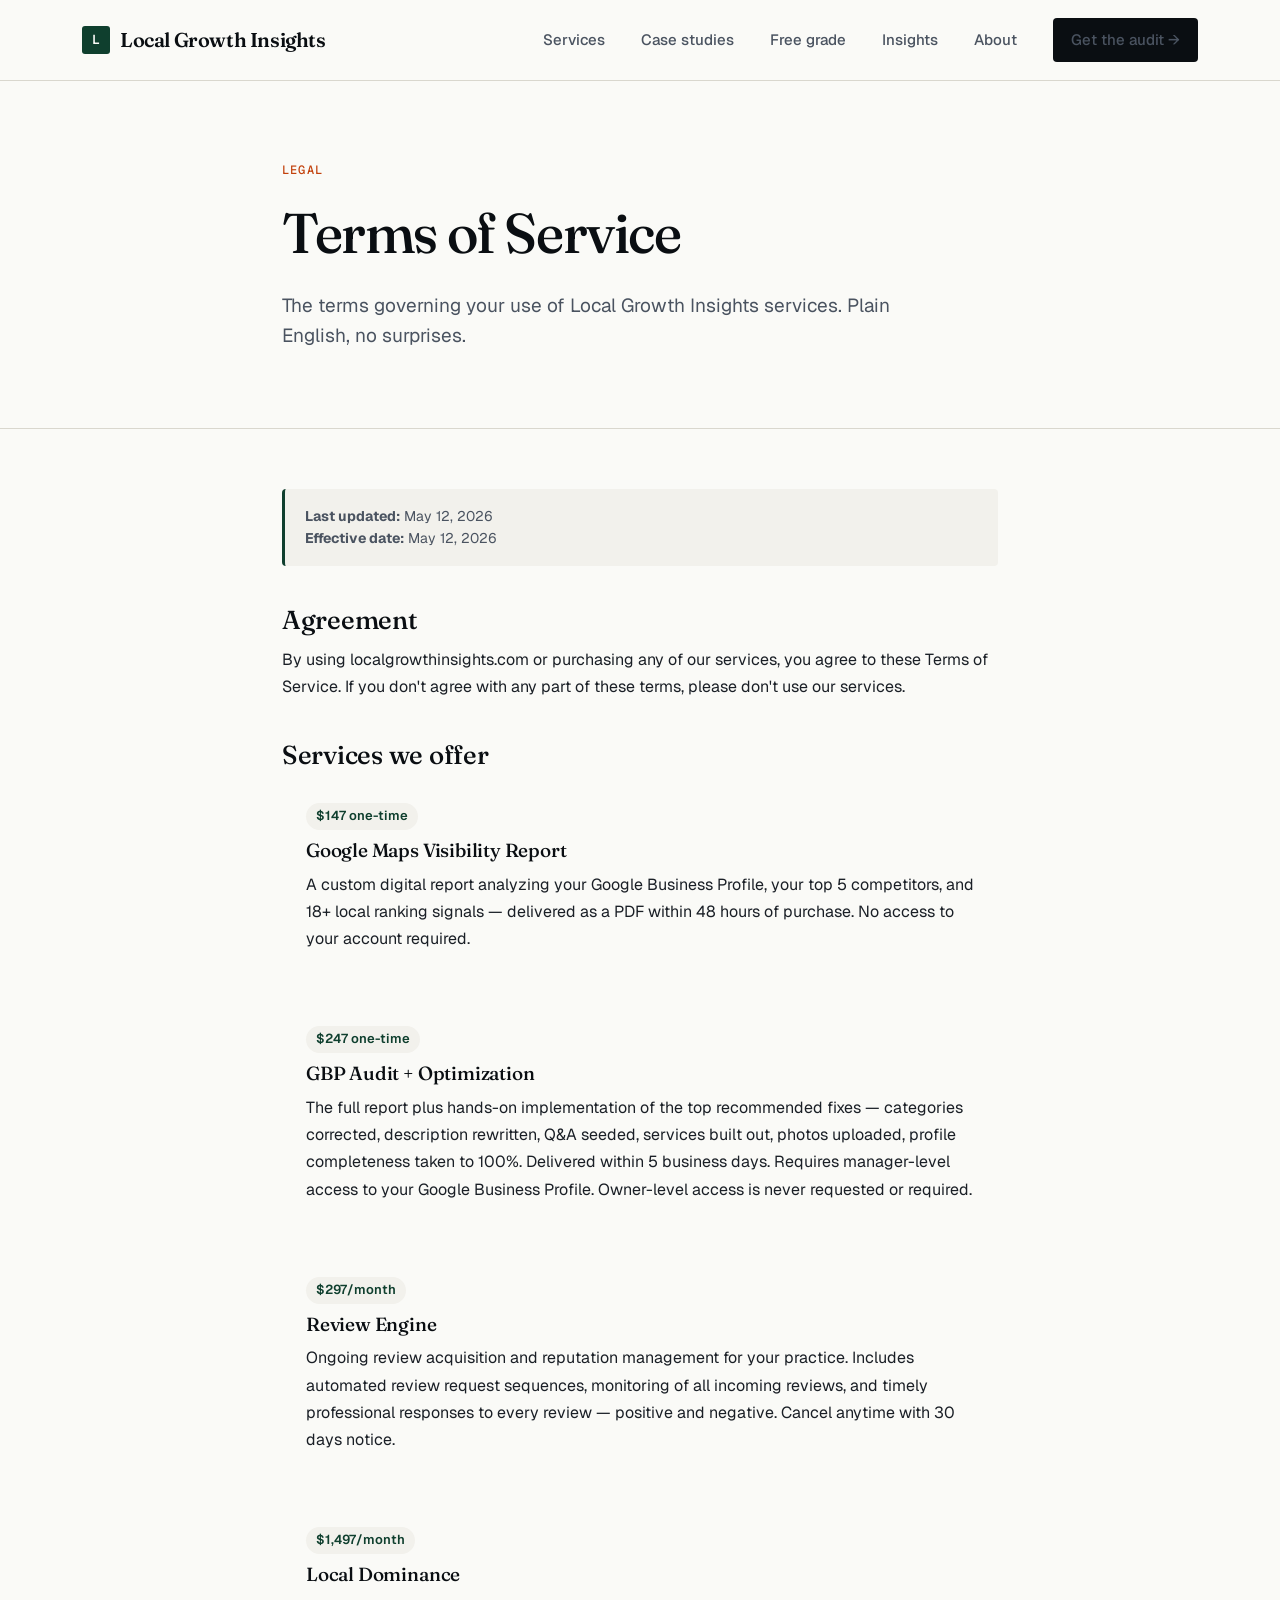
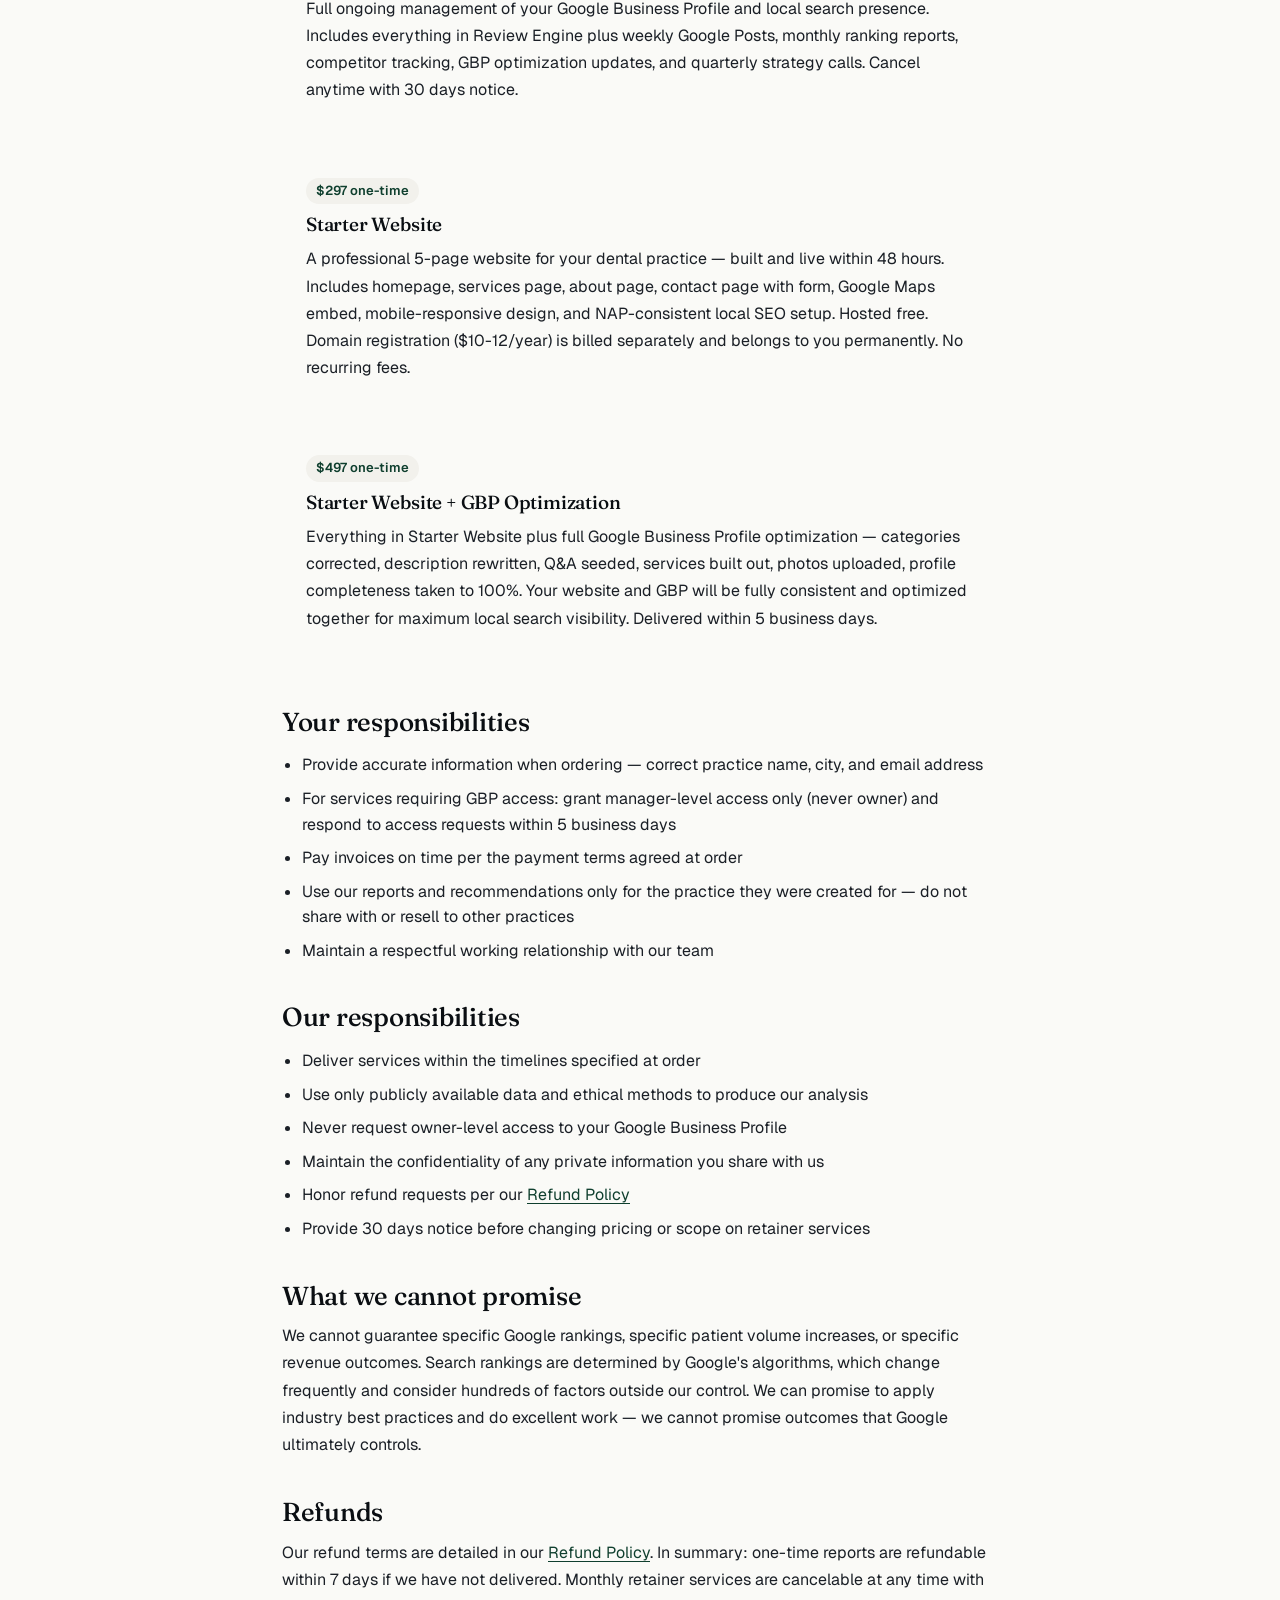
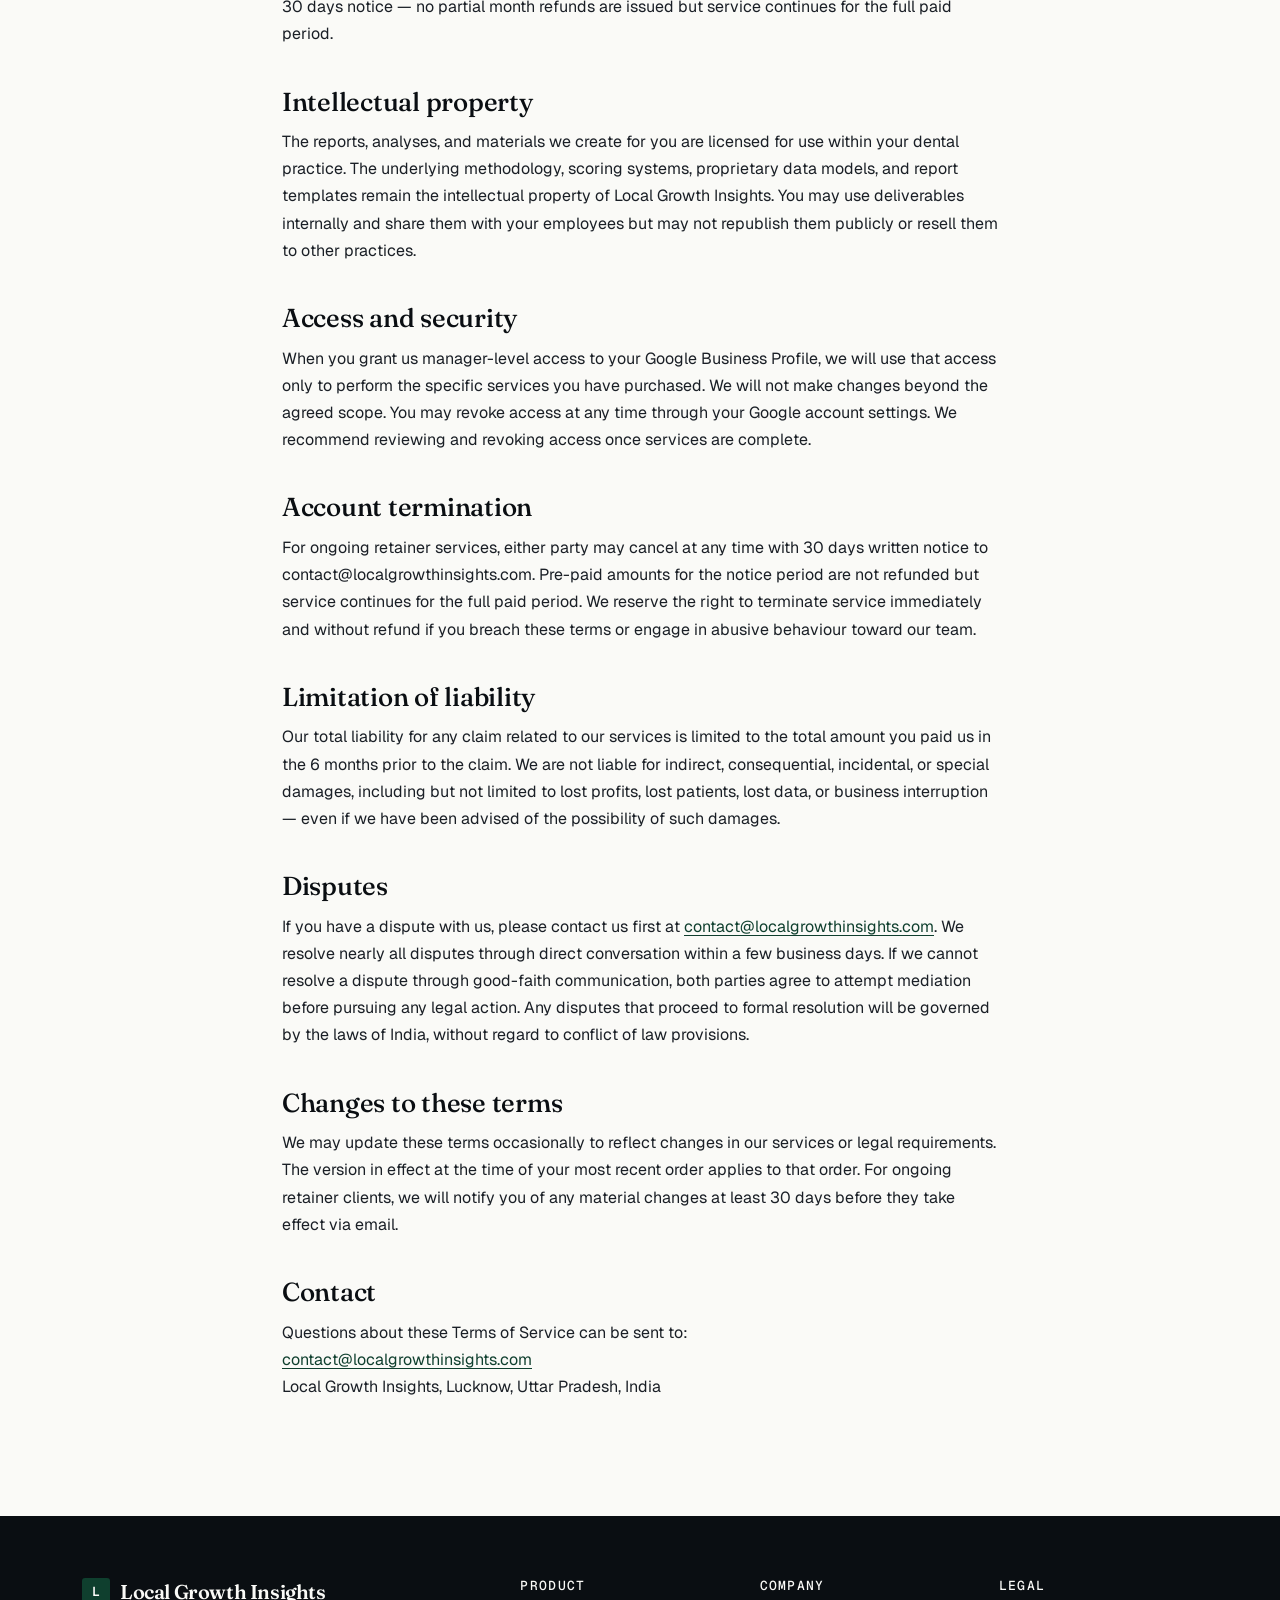
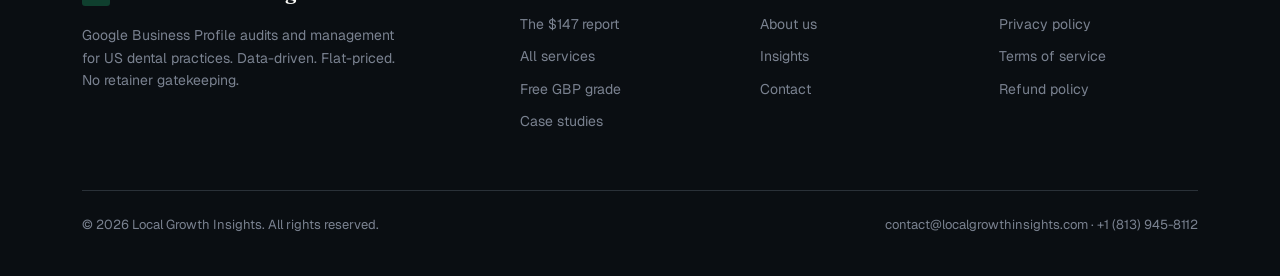
<file: terms.html>
<!DOCTYPE html>
<html lang="en">
<head>
<meta charset="UTF-8">
<meta name="viewport" content="width=device-width, initial-scale=1.0">
<title>Terms of Service · Local Growth Insights</title>
<meta name="description" content="Terms of Service for Local Growth Insights services. Plain English, no surprises.">

<link rel="preconnect" href="https://fonts.googleapis.com">
<link rel="preconnect" href="https://fonts.gstatic.com" crossorigin>
<link href="https://fonts.googleapis.com/css2?family=Fraunces:opsz,wght@9..144,400;9..144,500;9..144,600;9..144,700&family=Geist:wght@300;400;500;600&family=Geist+Mono:wght@400;500&display=swap" rel="stylesheet">
<link rel="stylesheet" href="styles.css">

<style>
.legal-content {
    padding: 60px 0 100px;
}
.legal-content h2 {
    font-size: 26px;
    margin: 40px 0 12px;
    letter-spacing: -0.01em;
}
.legal-content h2:first-child { margin-top: 0; }
.legal-content h3 {
    font-size: 19px;
    margin: 24px 0 10px;
    font-weight: 500;
}
.legal-content p {
    font-size: 16px;
    line-height: 1.7;
    color: var(--ink-2);
    margin-bottom: 16px;
}
.legal-content ul {
    margin: 16px 0 16px 20px;
    color: var(--ink-2);
}
.legal-content ul li {
    margin-bottom: 8px;
    font-size: 16px;
    line-height: 1.6;
}
.legal-meta {
    background: var(--paper-2);
    padding: 16px 20px;
    border-radius: 4px;
    border-left: 3px solid var(--accent);
    margin-bottom: 32px;
    font-size: 14px;
    color: var(--ink-3);
}
.service-card {
    border: 1px solid var(--border);
    border-radius: 8px;
    padding: 20px 24px;
    margin-bottom: 16px;
}
.service-card h3 {
    margin-top: 0;
}
.service-price {
    display: inline-block;
    font-size: 13px;
    font-weight: 600;
    background: var(--paper-2);
    padding: 3px 10px;
    border-radius: 20px;
    margin-bottom: 10px;
    color: var(--accent);
}
</style>
</head>
<body>

<nav>
    <div class="nav-inner">
        <a href="index.html" class="logo">
            <div class="logo-mark">L</div>
            Local Growth Insights
        </a>
        <div class="nav-links">
            <a href="services.html">Services</a>
            <a href="case-studies.html">Case studies</a>
            <a href="grade.html">Free grade</a>
            <a href="insights/index.html">Insights</a>
            <a href="about.html">About</a>
            <a href="report.html" class="nav-cta">Get the audit →</a>
        </div>
    </div>
</nav>

<header class="page-header">
    <div class="container-narrow">
        <div class="eyebrow">Legal</div>
        <h1>Terms of Service</h1>
        <p>The terms governing your use of Local Growth Insights services. Plain English, no surprises.</p>
    </div>
</header>

<section class="legal-content">
    <div class="container-narrow">

        <div class="legal-meta">
            <strong>Last updated:</strong> May 12, 2026<br>
            <strong>Effective date:</strong> May 12, 2026
        </div>

        <h2>Agreement</h2>
        <p>By using localgrowthinsights.com or purchasing any of our services, you agree to these Terms of Service. If you don't agree with any part of these terms, please don't use our services.</p>

        <h2>Services we offer</h2>

        <div class="service-card">
            <span class="service-price">$147 one-time</span>
            <h3>Google Maps Visibility Report</h3>
            <p>A custom digital report analyzing your Google Business Profile, your top 5 competitors, and 18+ local ranking signals — delivered as a PDF within 48 hours of purchase. No access to your account required.</p>
        </div>

        <div class="service-card">
            <span class="service-price">$247 one-time</span>
            <h3>GBP Audit + Optimization</h3>
            <p>The full report plus hands-on implementation of the top recommended fixes — categories corrected, description rewritten, Q&A seeded, services built out, photos uploaded, profile completeness taken to 100%. Delivered within 5 business days. Requires manager-level access to your Google Business Profile. Owner-level access is never requested or required.</p>
        </div>

        <div class="service-card">
            <span class="service-price">$297/month</span>
            <h3>Review Engine</h3>
            <p>Ongoing review acquisition and reputation management for your practice. Includes automated review request sequences, monitoring of all incoming reviews, and timely professional responses to every review — positive and negative. Cancel anytime with 30 days notice.</p>
        </div>

        <div class="service-card">
            <span class="service-price">$1,497/month</span>
            <h3>Local Dominance</h3>
            <p>Full ongoing management of your Google Business Profile and local search presence. Includes everything in Review Engine plus weekly Google Posts, monthly ranking reports, competitor tracking, GBP optimization updates, and quarterly strategy calls. Cancel anytime with 30 days notice.</p>
        </div>

        <div class="service-card">
            <span class="service-price">$297 one-time</span>
            <h3>Starter Website</h3>
            <p>A professional 5-page website for your dental practice — built and live within 48 hours. Includes homepage, services page, about page, contact page with form, Google Maps embed, mobile-responsive design, and NAP-consistent local SEO setup. Hosted free. Domain registration ($10-12/year) is billed separately and belongs to you permanently. No recurring fees.</p>
        </div>

        <div class="service-card">
            <span class="service-price">$497 one-time</span>
            <h3>Starter Website + GBP Optimization</h3>
            <p>Everything in Starter Website plus full Google Business Profile optimization — categories corrected, description rewritten, Q&A seeded, services built out, photos uploaded, profile completeness taken to 100%. Your website and GBP will be fully consistent and optimized together for maximum local search visibility. Delivered within 5 business days.</p>
        </div>

        <h2>Your responsibilities</h2>
        <ul>
            <li>Provide accurate information when ordering — correct practice name, city, and email address</li>
            <li>For services requiring GBP access: grant manager-level access only (never owner) and respond to access requests within 5 business days</li>
            <li>Pay invoices on time per the payment terms agreed at order</li>
            <li>Use our reports and recommendations only for the practice they were created for — do not share with or resell to other practices</li>
            <li>Maintain a respectful working relationship with our team</li>
        </ul>

        <h2>Our responsibilities</h2>
        <ul>
            <li>Deliver services within the timelines specified at order</li>
            <li>Use only publicly available data and ethical methods to produce our analysis</li>
            <li>Never request owner-level access to your Google Business Profile</li>
            <li>Maintain the confidentiality of any private information you share with us</li>
            <li>Honor refund requests per our <a href="refunds.html">Refund Policy</a></li>
            <li>Provide 30 days notice before changing pricing or scope on retainer services</li>
        </ul>

        <h2>What we cannot promise</h2>
        <p>We cannot guarantee specific Google rankings, specific patient volume increases, or specific revenue outcomes. Search rankings are determined by Google's algorithms, which change frequently and consider hundreds of factors outside our control. We can promise to apply industry best practices and do excellent work — we cannot promise outcomes that Google ultimately controls.</p>

        <h2>Refunds</h2>
        <p>Our refund terms are detailed in our <a href="refunds.html">Refund Policy</a>. In summary: one-time reports are refundable within 7 days if we have not delivered. Monthly retainer services are cancelable at any time with 30 days notice — no partial month refunds are issued but service continues for the full paid period.</p>

        <h2>Intellectual property</h2>
        <p>The reports, analyses, and materials we create for you are licensed for use within your dental practice. The underlying methodology, scoring systems, proprietary data models, and report templates remain the intellectual property of Local Growth Insights. You may use deliverables internally and share them with your employees but may not republish them publicly or resell them to other practices.</p>

        <h2>Access and security</h2>
        <p>When you grant us manager-level access to your Google Business Profile, we will use that access only to perform the specific services you have purchased. We will not make changes beyond the agreed scope. You may revoke access at any time through your Google account settings. We recommend reviewing and revoking access once services are complete.</p>

        <h2>Account termination</h2>
        <p>For ongoing retainer services, either party may cancel at any time with 30 days written notice to contact@localgrowthinsights.com. Pre-paid amounts for the notice period are not refunded but service continues for the full paid period. We reserve the right to terminate service immediately and without refund if you breach these terms or engage in abusive behaviour toward our team.</p>

        <h2>Limitation of liability</h2>
        <p>Our total liability for any claim related to our services is limited to the total amount you paid us in the 6 months prior to the claim. We are not liable for indirect, consequential, incidental, or special damages, including but not limited to lost profits, lost patients, lost data, or business interruption — even if we have been advised of the possibility of such damages.</p>

        <h2>Disputes</h2>
        <p>If you have a dispute with us, please contact us first at <a href="mailto:contact@localgrowthinsights.com">contact@localgrowthinsights.com</a>. We resolve nearly all disputes through direct conversation within a few business days. If we cannot resolve a dispute through good-faith communication, both parties agree to attempt mediation before pursuing any legal action. Any disputes that proceed to formal resolution will be governed by the laws of India, without regard to conflict of law provisions.</p>

        <h2>Changes to these terms</h2>
        <p>We may update these terms occasionally to reflect changes in our services or legal requirements. The version in effect at the time of your most recent order applies to that order. For ongoing retainer clients, we will notify you of any material changes at least 30 days before they take effect via email.</p>

        <h2>Contact</h2>
        <p>Questions about these Terms of Service can be sent to:<br>
        <a href="mailto:contact@localgrowthinsights.com">contact@localgrowthinsights.com</a><br>
        Local Growth Insights, Lucknow, Uttar Pradesh, India</p>

    </div>
</section>

<footer>
    <div class="container">
        <div class="footer-grid">
            <div class="footer-brand">
                <a href="index.html" class="logo">
                    <div class="logo-mark">L</div>
                    Local Growth Insights
                </a>
                <p>Google Business Profile audits and management for US dental practices. Data-driven. Flat-priced. No retainer gatekeeping.</p>
            </div>
            <div class="footer-col">
                <h4>Product</h4>
                <ul>
                    <li><a href="report.html">The $147 report</a></li>
                    <li><a href="services.html">All services</a></li>
                    <li><a href="grade.html">Free GBP grade</a></li>
                    <li><a href="case-studies.html">Case studies</a></li>
                </ul>
            </div>
            <div class="footer-col">
                <h4>Company</h4>
                <ul>
                    <li><a href="about.html">About us</a></li>
                    <li><a href="insights/index.html">Insights</a></li>
                    <li><a href="contact.html">Contact</a></li>
                </ul>
            </div>
            <div class="footer-col">
                <h4>Legal</h4>
                <ul>
                    <li><a href="privacy.html">Privacy policy</a></li>
                    <li><a href="terms.html">Terms of service</a></li>
                    <li><a href="refunds.html">Refund policy</a></li>
                </ul>
            </div>
        </div>
        <div class="footer-bottom">
            <div>© 2026 Local Growth Insights. All rights reserved.</div>
            <div>contact@localgrowthinsights.com · +1 (813) 945-8112</div>
        </div>
    </div>
</footer>

</body>
</html>
</file>
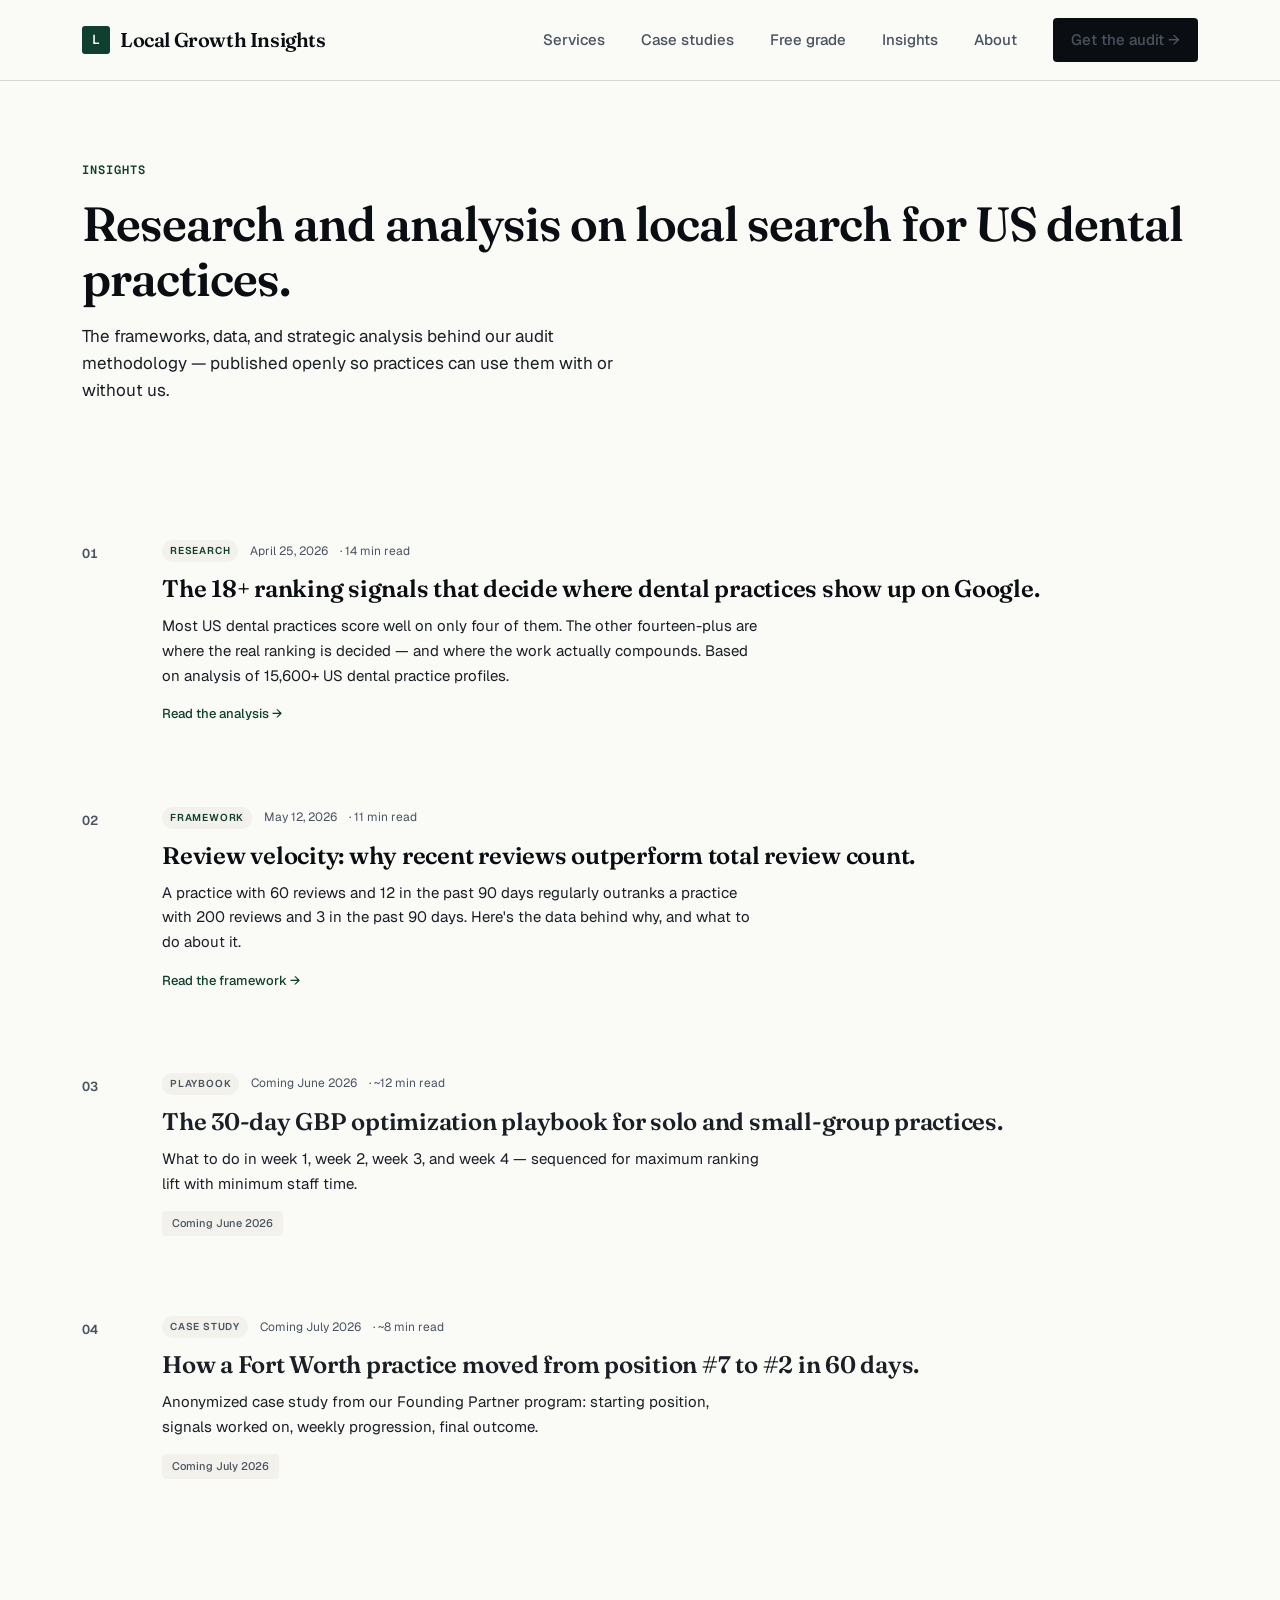
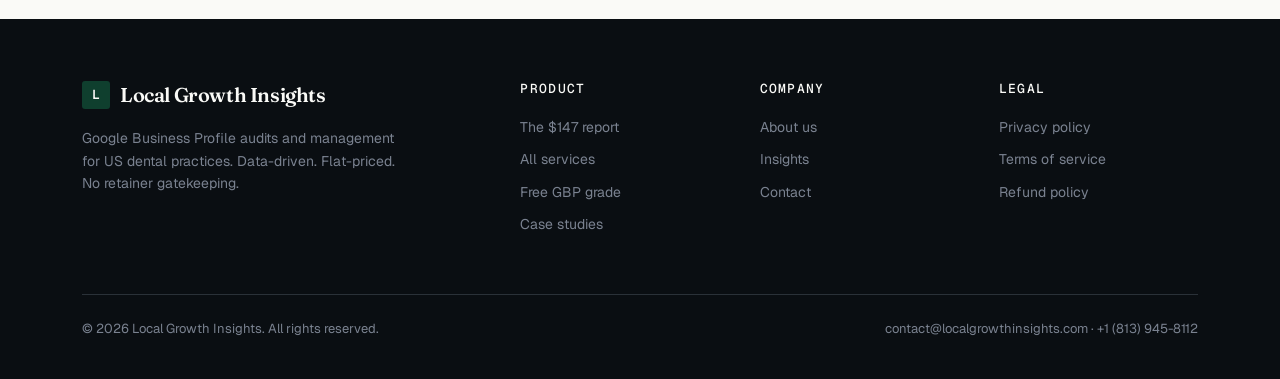
<file: insights/14-signals.html>
<!DOCTYPE html>
<html lang="en">
<head>
<meta charset="UTF-8">
<meta name="viewport" content="width=device-width, initial-scale=1.0">
<title>Insights · Local Growth Insights</title>
<meta name="description" content="Research and analysis on local search for US dental practices. The frameworks, data, and strategic analysis behind our audit methodology.">

<link rel="preconnect" href="https://fonts.googleapis.com">
<link rel="preconnect" href="https://fonts.gstatic.com" crossorigin>
<link href="https://fonts.googleapis.com/css2?family=Fraunces:opsz,wght@9..144,400;9..144,500;9..144,600;9..144,700&family=Geist:wght@300;400;500;600&family=Geist+Mono:wght@400;500&display=swap" rel="stylesheet">
<link rel="stylesheet" href="../styles.css">

<style>
.insights-header {
    padding: 80px 0 60px;
    border-bottom: 1px solid var(--border);
    margin-bottom: 60px;
}
.insights-header .eyebrow {
    font-size: 12px;
    font-weight: 600;
    letter-spacing: 0.08em;
    text-transform: uppercase;
    color: var(--accent);
    margin-bottom: 16px;
}
.insights-header h1 {
    font-size: clamp(32px, 4vw, 48px);
    font-weight: 600;
    letter-spacing: -0.02em;
    line-height: 1.15;
    margin-bottom: 16px;
}
.insights-header p {
    font-size: 17px;
    color: var(--ink-2);
    max-width: 580px;
    line-height: 1.6;
}
.insights-list {
    padding-bottom: 100px;
}
.insight-item {
    display: grid;
    grid-template-columns: 48px 1fr;
    gap: 32px;
    padding: 40px 0;
    border-bottom: 1px solid var(--border);
    align-items: start;
}
.insight-item:first-child {
    padding-top: 0;
}
.insight-number {
    font-size: 13px;
    font-weight: 600;
    color: var(--ink-3);
    font-variant-numeric: tabular-nums;
    padding-top: 4px;
}
.insight-content {}
.insight-meta {
    display: flex;
    gap: 12px;
    align-items: center;
    margin-bottom: 12px;
    flex-wrap: wrap;
}
.insight-tag {
    font-size: 10px;
    font-weight: 600;
    letter-spacing: 0.08em;
    text-transform: uppercase;
    color: var(--accent);
    background: var(--paper-2);
    padding: 3px 8px;
    border-radius: 20px;
}
.insight-tag.coming {
    color: var(--ink-3);
    background: var(--paper-2);
}
.insight-date {
    font-size: 12px;
    color: var(--ink-3);
}
.insight-read {
    font-size: 12px;
    color: var(--ink-3);
}
.insight-content h2 {
    font-size: clamp(18px, 2.5vw, 24px);
    font-weight: 600;
    letter-spacing: -0.01em;
    line-height: 1.25;
    margin-bottom: 10px;
}
.insight-content h2 a {
    color: var(--ink-1);
    text-decoration: none;
}
.insight-content h2 a:hover {
    color: var(--accent);
}
.insight-content h2.coming-soon {
    color: var(--ink-2);
}
.insight-desc {
    font-size: 15px;
    color: var(--ink-2);
    line-height: 1.65;
    max-width: 600px;
    margin-bottom: 0;
}
.insight-link {
    display: inline-block;
    margin-top: 16px;
    font-size: 13px;
    font-weight: 500;
    color: var(--accent);
    text-decoration: none;
}
.insight-link:hover {
    text-decoration: underline;
}
.coming-badge {
    display: inline-block;
    font-size: 11px;
    font-weight: 500;
    color: var(--ink-3);
    background: var(--paper-2);
    border: 1px solid var(--border);
    padding: 4px 10px;
    border-radius: 4px;
    margin-top: 14px;
}
</style>
</head>
<body>

<nav>
    <div class="nav-inner">
        <a href="../index.html" class="logo">
            <div class="logo-mark">L</div>
            Local Growth Insights
        </a>
        <div class="nav-links">
            <a href="../services.html">Services</a>
            <a href="../case-studies.html">Case studies</a>
            <a href="../grade.html">Free grade</a>
            <a href="index.html" class="active">Insights</a>
            <a href="../about.html">About</a>
            <a href="../report.html" class="nav-cta">Get the audit →</a>
        </div>
    </div>
</nav>

<div class="container">

    <header class="insights-header">
        <div class="eyebrow">Insights</div>
        <h1>Research and analysis on local search for US dental practices.</h1>
        <p>The frameworks, data, and strategic analysis behind our audit methodology — published openly so practices can use them with or without us.</p>
    </header>

    <div class="insights-list">

        <!-- Article 01 — LIVE -->
        <div class="insight-item">
            <div class="insight-number">01</div>
            <div class="insight-content">
                <div class="insight-meta">
                    <span class="insight-tag">Research</span>
                    <span class="insight-date">April 25, 2026</span>
                    <span class="insight-read">· 14 min read</span>
                </div>
                <h2><a href="18-signals.html">The 18+ ranking signals that decide where dental practices show up on Google.</a></h2>
                <p class="insight-desc">Most US dental practices score well on only four of them. The other fourteen-plus are where the real ranking is decided — and where the work actually compounds. Based on analysis of 15,600+ US dental practice profiles.</p>
                <a href="18-signals.html" class="insight-link">Read the analysis →</a>
            </div>
        </div>

        <!-- Article 02 — LIVE -->
        <div class="insight-item">
            <div class="insight-number">02</div>
            <div class="insight-content">
                <div class="insight-meta">
                    <span class="insight-tag">Framework</span>
                    <span class="insight-date">May 12, 2026</span>
                    <span class="insight-read">· 11 min read</span>
                </div>
                <h2><a href="review-velocity.html">Review velocity: why recent reviews outperform total review count.</a></h2>
                <p class="insight-desc">A practice with 60 reviews and 12 in the past 90 days regularly outranks a practice with 200 reviews and 3 in the past 90 days. Here's the data behind why, and what to do about it.</p>
                <a href="review-velocity.html" class="insight-link">Read the framework →</a>
            </div>
        </div>

        <!-- Article 03 — Coming -->
        <div class="insight-item">
            <div class="insight-number">03</div>
            <div class="insight-content">
                <div class="insight-meta">
                    <span class="insight-tag coming">Playbook</span>
                    <span class="insight-date coming">Coming June 2026</span>
                    <span class="insight-read">· ~12 min read</span>
                </div>
                <h2 class="coming-soon">The 30-day GBP optimization playbook for solo and small-group practices.</h2>
                <p class="insight-desc">What to do in week 1, week 2, week 3, and week 4 — sequenced for maximum ranking lift with minimum staff time.</p>
                <span class="coming-badge">Coming June 2026</span>
            </div>
        </div>

        <!-- Article 04 — Coming -->
        <div class="insight-item">
            <div class="insight-number">04</div>
            <div class="insight-content">
                <div class="insight-meta">
                    <span class="insight-tag coming">Case Study</span>
                    <span class="insight-date coming">Coming July 2026</span>
                    <span class="insight-read">· ~8 min read</span>
                </div>
                <h2 class="coming-soon">How a Fort Worth practice moved from position #7 to #2 in 60 days.</h2>
                <p class="insight-desc">Anonymized case study from our Founding Partner program: starting position, signals worked on, weekly progression, final outcome.</p>
                <span class="coming-badge">Coming July 2026</span>
            </div>
        </div>

    </div>
</div>

<footer>
    <div class="container">
        <div class="footer-grid">
            <div class="footer-brand">
                <a href="../index.html" class="logo">
                    <div class="logo-mark">L</div>
                    Local Growth Insights
                </a>
                <p>Google Business Profile audits and management for US dental practices. Data-driven. Flat-priced. No retainer gatekeeping.</p>
            </div>
            <div class="footer-col">
                <h4>Product</h4>
                <ul>
                    <li><a href="../report.html">The $147 report</a></li>
                    <li><a href="../services.html">All services</a></li>
                    <li><a href="../grade.html">Free GBP grade</a></li>
                    <li><a href="../case-studies.html">Case studies</a></li>
                </ul>
            </div>
            <div class="footer-col">
                <h4>Company</h4>
                <ul>
                    <li><a href="../about.html">About us</a></li>
                    <li><a href="index.html">Insights</a></li>
                    <li><a href="../contact.html">Contact</a></li>
                </ul>
            </div>
            <div class="footer-col">
                <h4>Legal</h4>
                <ul>
                    <li><a href="../privacy.html">Privacy policy</a></li>
                    <li><a href="../terms.html">Terms of service</a></li>
                    <li><a href="../refunds.html">Refund policy</a></li>
                </ul>
            </div>
        </div>
        <div class="footer-bottom">
            <div>© 2026 Local Growth Insights. All rights reserved.</div>
            <div>contact@localgrowthinsights.com · +1 (813) 945-8112</div>
        </div>
    </div>
</footer>

</body>
</html>
</file>
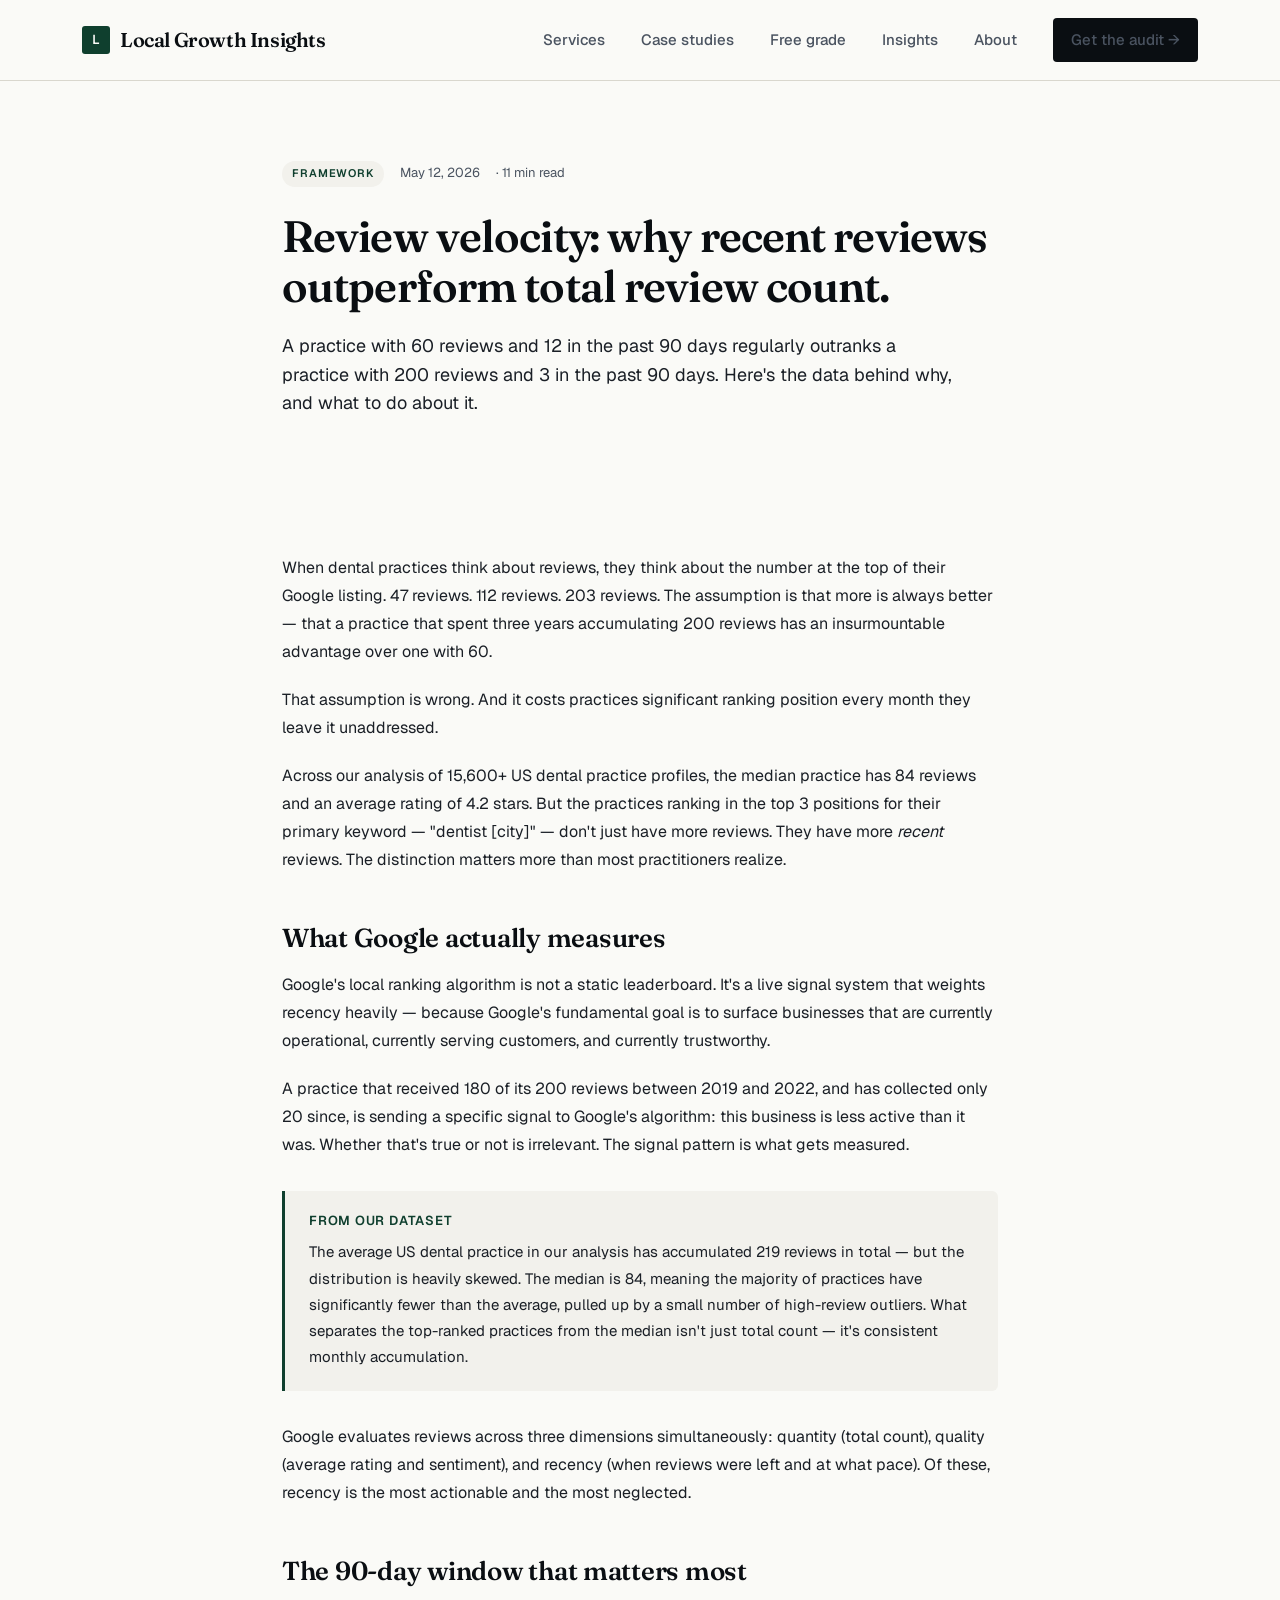
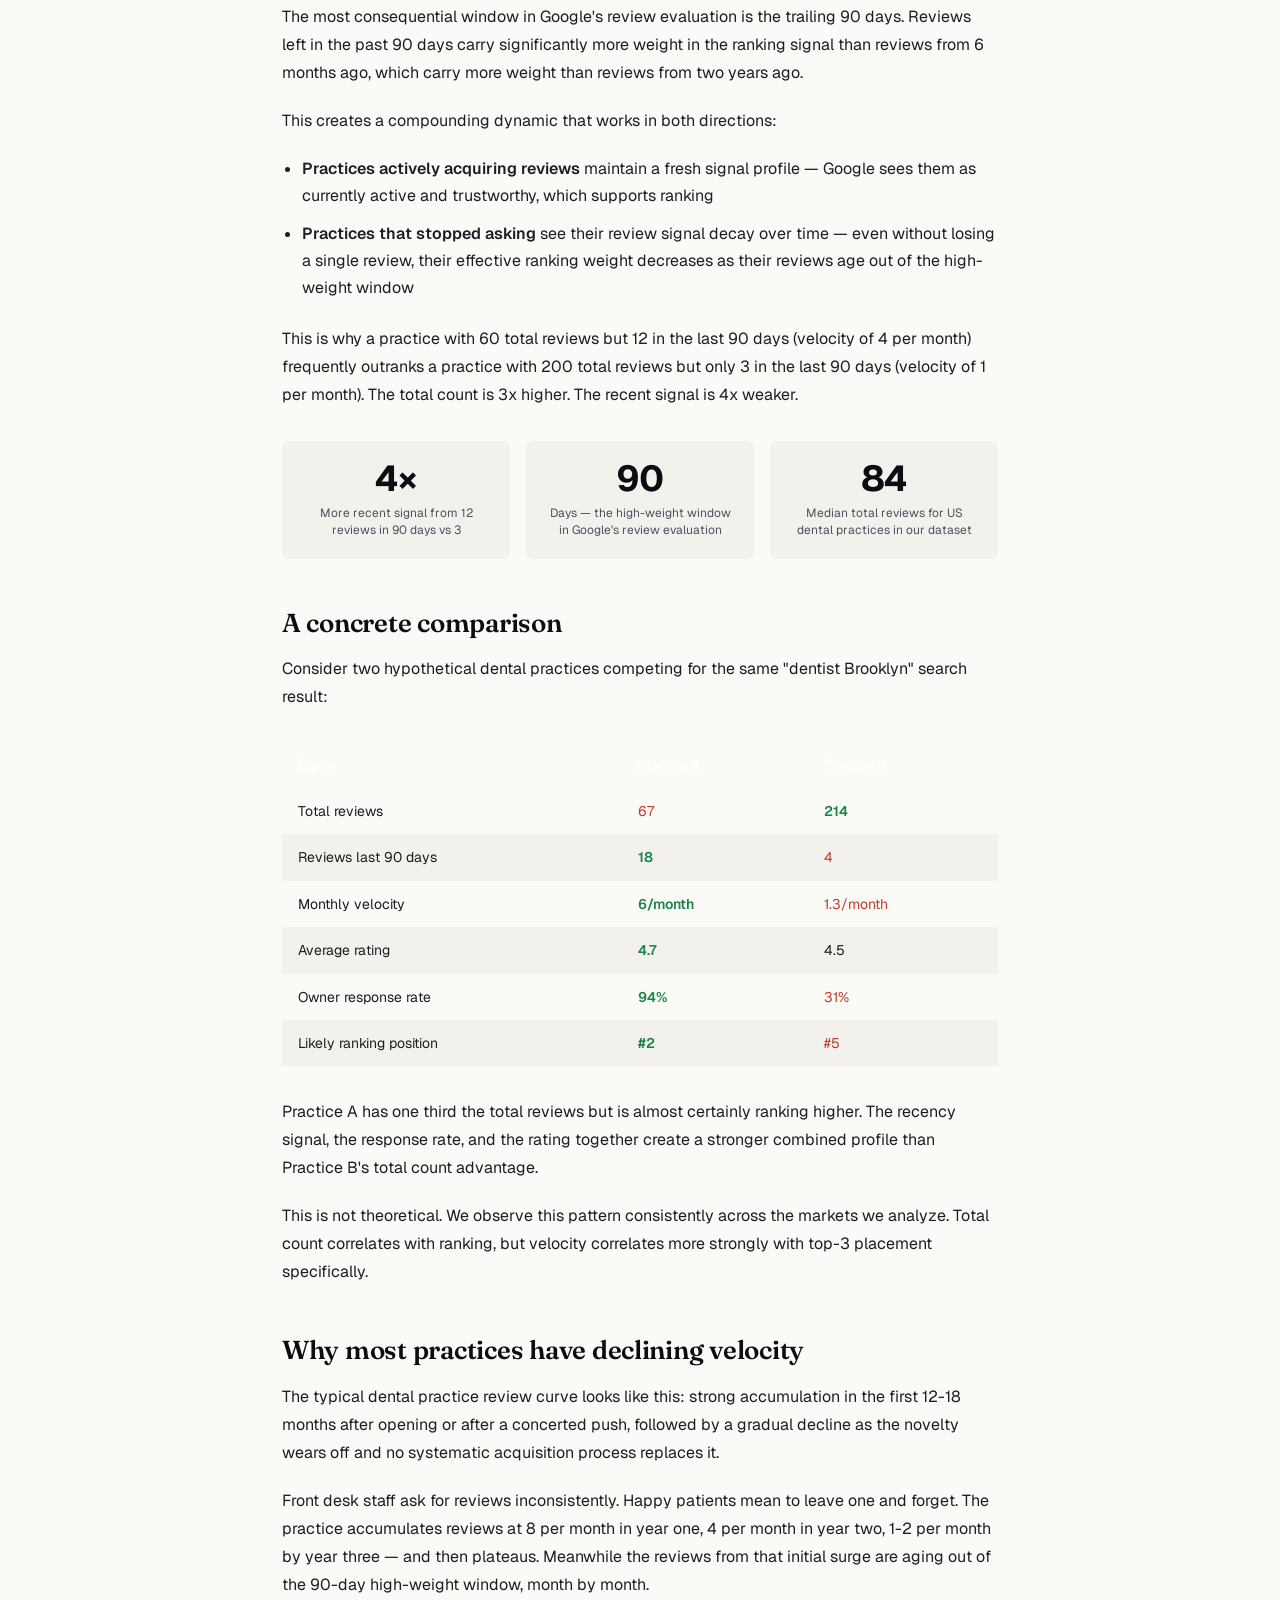
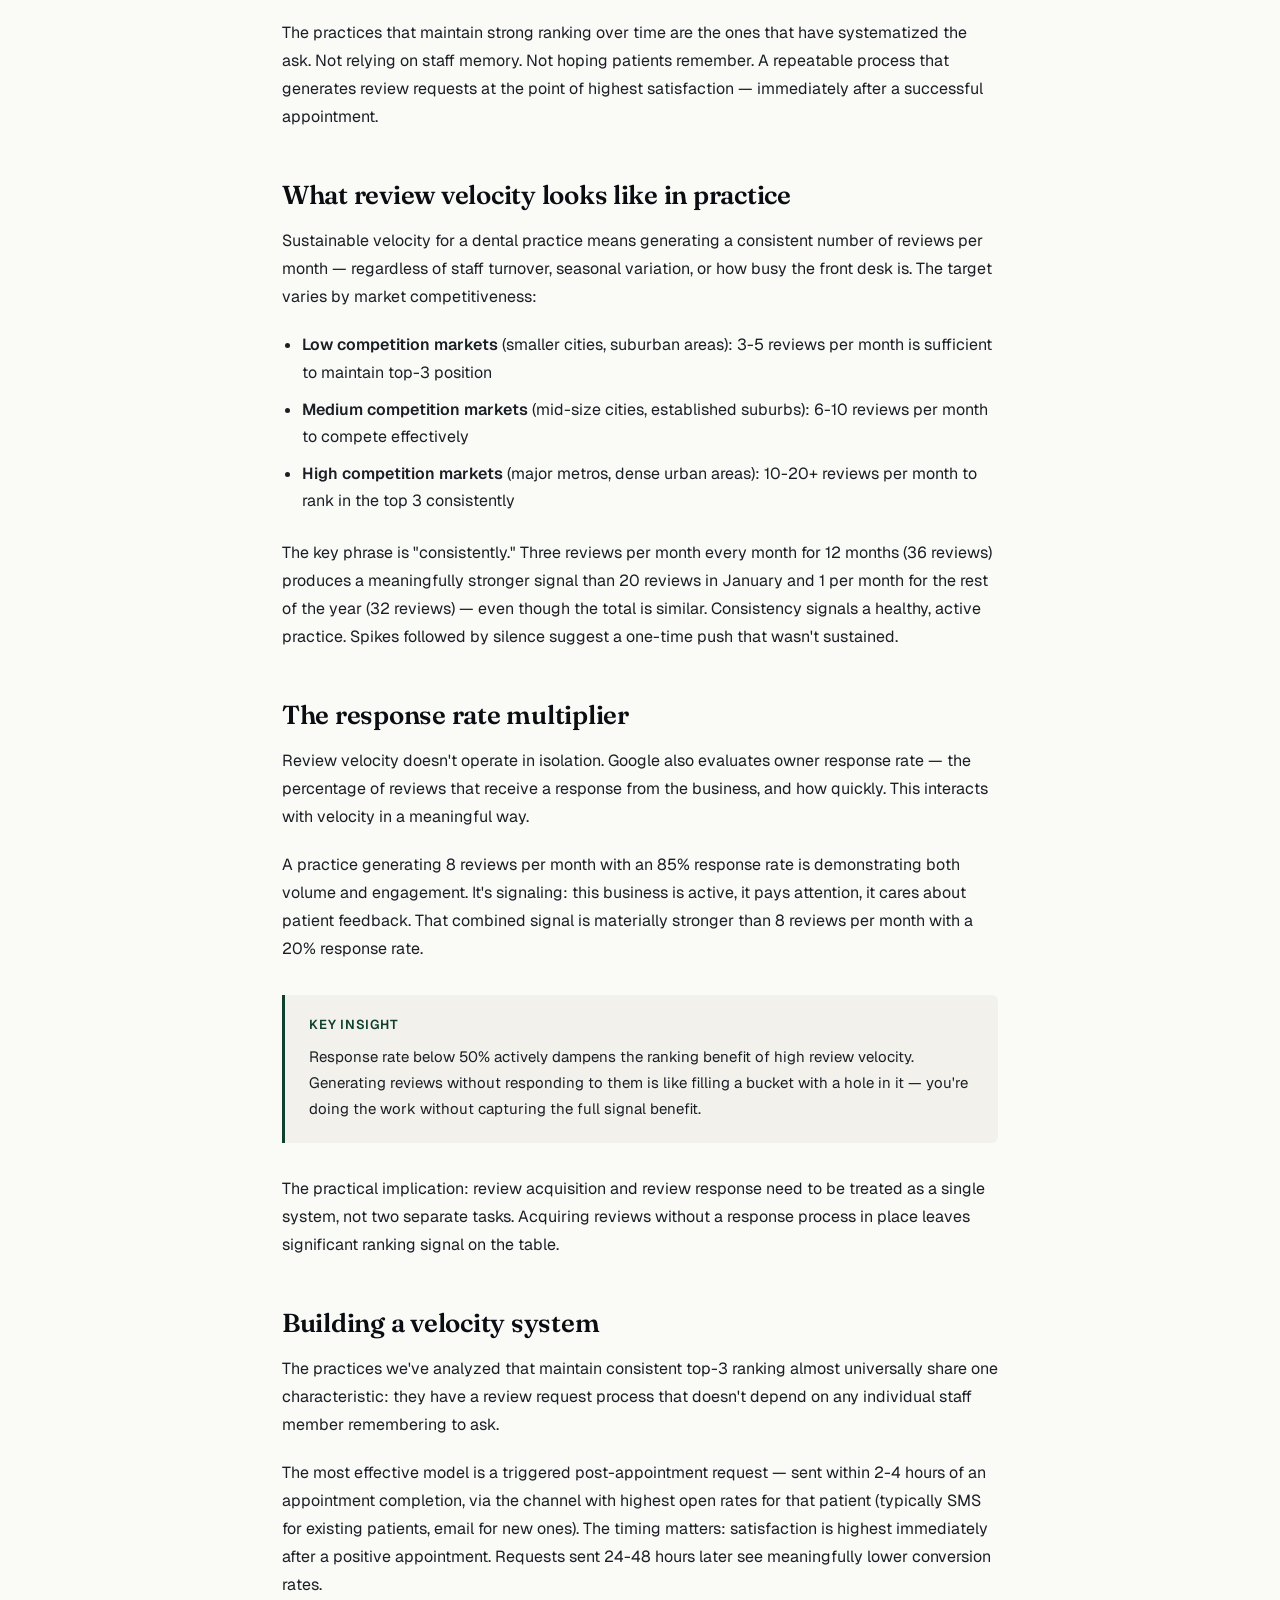
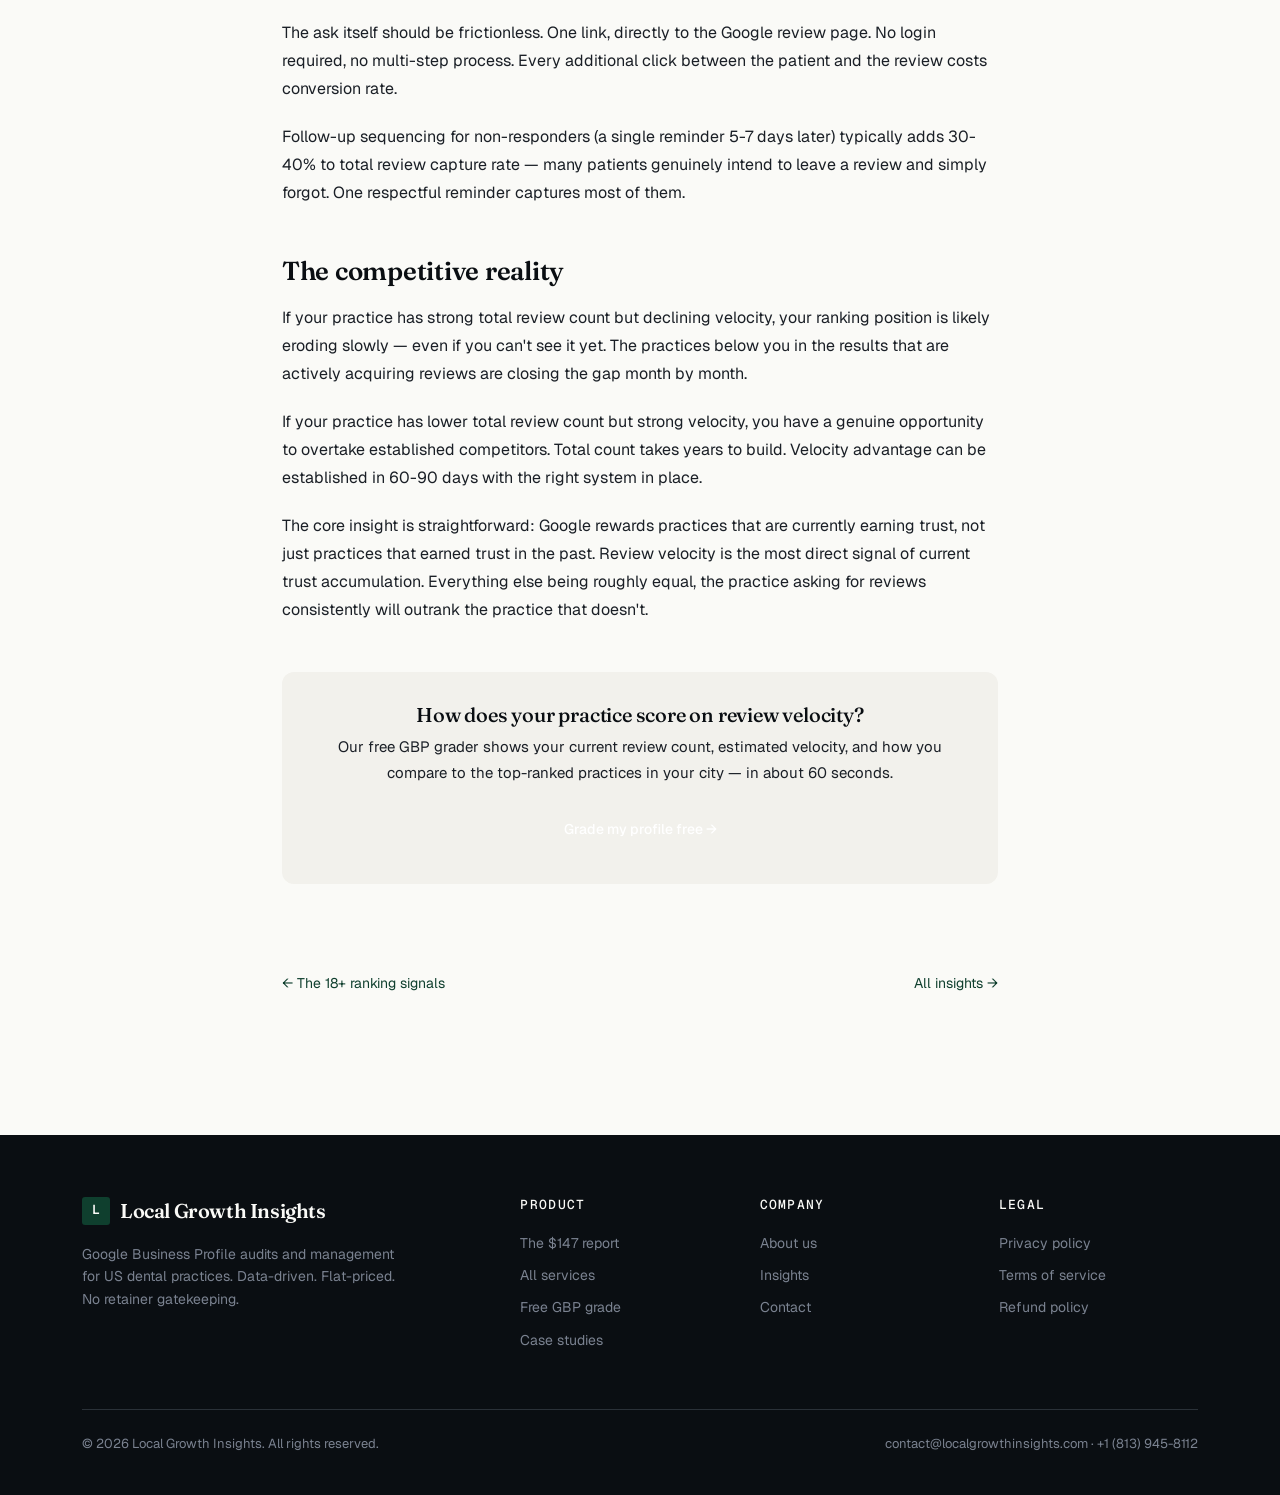
<file: insights/review-velocity.html>
<!DOCTYPE html>
<html lang="en">
<head>
<meta charset="UTF-8">
<meta name="viewport" content="width=device-width, initial-scale=1.0">
<title>Review Velocity: Why Recent Reviews Outperform Total Count · Local Growth Insights</title>
<meta name="description" content="An empirical look at why a practice with 60 reviews and 12 in the past 90 days outranks practices with 200 historical reviews. The role of recency in Google's local ranking algorithm.">

<link rel="preconnect" href="https://fonts.googleapis.com">
<link rel="preconnect" href="https://fonts.gstatic.com" crossorigin>
<link href="https://fonts.googleapis.com/css2?family=Fraunces:opsz,wght@9..144,400;9..144,500;9..144,600;9..144,700&family=Geist:wght@300;400;500;600&family=Geist+Mono:wght@400;500&display=swap" rel="stylesheet">
<link rel="stylesheet" href="../styles.css">

<style>
.article-header {
    padding: 80px 0 60px;
    border-bottom: 1px solid var(--border);
}
.article-meta {
    display: flex;
    gap: 16px;
    align-items: center;
    margin-bottom: 24px;
    flex-wrap: wrap;
}
.article-tag {
    font-size: 11px;
    font-weight: 600;
    letter-spacing: 0.08em;
    text-transform: uppercase;
    color: var(--accent);
    background: var(--paper-2);
    padding: 4px 10px;
    border-radius: 20px;
}
.article-date {
    font-size: 13px;
    color: var(--ink-3);
}
.article-read {
    font-size: 13px;
    color: var(--ink-3);
}
.article-header h1 {
    font-size: clamp(28px, 4vw, 44px);
    font-weight: 600;
    line-height: 1.15;
    letter-spacing: -0.02em;
    margin-bottom: 20px;
    max-width: 800px;
}
.article-header .lede {
    font-size: 18px;
    line-height: 1.6;
    color: var(--ink-2);
    max-width: 680px;
}
.article-body {
    padding: 60px 0 100px;
    max-width: 720px;
}
.article-body h2 {
    font-size: 26px;
    font-weight: 600;
    margin: 48px 0 16px;
    letter-spacing: -0.01em;
    line-height: 1.25;
}
.article-body h2:first-child { margin-top: 0; }
.article-body h3 {
    font-size: 19px;
    font-weight: 500;
    margin: 32px 0 12px;
}
.article-body p {
    font-size: 16px;
    line-height: 1.75;
    color: var(--ink-2);
    margin-bottom: 20px;
}
.article-body ul, .article-body ol {
    margin: 16px 0 24px 20px;
    color: var(--ink-2);
}
.article-body li {
    font-size: 16px;
    line-height: 1.7;
    margin-bottom: 10px;
}
.article-body strong {
    color: var(--ink-1);
    font-weight: 600;
}
.data-callout {
    background: var(--paper-2);
    border-left: 3px solid var(--accent);
    padding: 20px 24px;
    border-radius: 0 6px 6px 0;
    margin: 32px 0;
}
.data-callout p {
    margin: 0;
    font-size: 15px;
    color: var(--ink-2);
}
.data-callout strong {
    display: block;
    font-size: 13px;
    text-transform: uppercase;
    letter-spacing: 0.06em;
    color: var(--accent);
    margin-bottom: 8px;
}
.comparison-table {
    width: 100%;
    border-collapse: collapse;
    margin: 32px 0;
    font-size: 14px;
}
.comparison-table th {
    background: var(--ink-1);
    color: white;
    padding: 12px 16px;
    text-align: left;
    font-weight: 500;
    font-size: 13px;
}
.comparison-table td {
    padding: 12px 16px;
    border-bottom: 1px solid var(--border);
    color: var(--ink-2);
    vertical-align: top;
}
.comparison-table tr:nth-child(even) td {
    background: var(--paper-2);
}
.comparison-table .winner {
    color: #1E8449;
    font-weight: 600;
}
.comparison-table .loser {
    color: #C0392B;
}
.stat-row {
    display: grid;
    grid-template-columns: repeat(3, 1fr);
    gap: 16px;
    margin: 32px 0;
}
.stat-box {
    background: var(--paper-2);
    border-radius: 8px;
    padding: 20px;
    text-align: center;
}
.stat-box .number {
    font-size: 36px;
    font-weight: 700;
    color: var(--ink-1);
    letter-spacing: -0.02em;
    line-height: 1;
    margin-bottom: 8px;
}
.stat-box .label {
    font-size: 12px;
    color: var(--ink-3);
    line-height: 1.4;
}
.article-cta {
    background: var(--paper-2);
    border-radius: 12px;
    padding: 32px;
    margin: 48px 0;
    text-align: center;
}
.article-cta h3 {
    margin: 0 0 8px;
    font-size: 20px;
}
.article-cta p {
    color: var(--ink-2);
    margin-bottom: 20px;
    font-size: 15px;
}
.article-cta a.btn {
    display: inline-block;
    background: var(--ink-1);
    color: white;
    padding: 12px 24px;
    border-radius: 6px;
    text-decoration: none;
    font-size: 14px;
    font-weight: 500;
}
.article-nav {
    border-top: 1px solid var(--border);
    padding: 40px 0;
    display: flex;
    justify-content: space-between;
    align-items: center;
}
.article-nav a {
    font-size: 14px;
    color: var(--accent);
    text-decoration: none;
}
</style>
</head>
<body>

<nav>
    <div class="nav-inner">
        <a href="../index.html" class="logo">
            <div class="logo-mark">L</div>
            Local Growth Insights
        </a>
        <div class="nav-links">
            <a href="../services.html">Services</a>
            <a href="../case-studies.html">Case studies</a>
            <a href="../grade.html">Free grade</a>
            <a href="index.html">Insights</a>
            <a href="../about.html">About</a>
            <a href="../report.html" class="nav-cta">Get the audit →</a>
        </div>
    </div>
</nav>

<div class="container-narrow">

    <header class="article-header">
        <div class="article-meta">
            <span class="article-tag">Framework</span>
            <span class="article-date">May 12, 2026</span>
            <span class="article-read">· 11 min read</span>
        </div>
        <h1>Review velocity: why recent reviews outperform total review count.</h1>
        <p class="lede">A practice with 60 reviews and 12 in the past 90 days regularly outranks a practice with 200 reviews and 3 in the past 90 days. Here's the data behind why, and what to do about it.</p>
    </header>

    <div class="article-body">

        <p>When dental practices think about reviews, they think about the number at the top of their Google listing. 47 reviews. 112 reviews. 203 reviews. The assumption is that more is always better — that a practice that spent three years accumulating 200 reviews has an insurmountable advantage over one with 60.</p>

        <p>That assumption is wrong. And it costs practices significant ranking position every month they leave it unaddressed.</p>

        <p>Across our analysis of 15,600+ US dental practice profiles, the median practice has 84 reviews and an average rating of 4.2 stars. But the practices ranking in the top 3 positions for their primary keyword — "dentist [city]" — don't just have more reviews. They have more <em>recent</em> reviews. The distinction matters more than most practitioners realize.</p>

        <h2>What Google actually measures</h2>

        <p>Google's local ranking algorithm is not a static leaderboard. It's a live signal system that weights recency heavily — because Google's fundamental goal is to surface businesses that are currently operational, currently serving customers, and currently trustworthy.</p>

        <p>A practice that received 180 of its 200 reviews between 2019 and 2022, and has collected only 20 since, is sending a specific signal to Google's algorithm: this business is less active than it was. Whether that's true or not is irrelevant. The signal pattern is what gets measured.</p>

        <div class="data-callout">
            <strong>From our dataset</strong>
            <p>The average US dental practice in our analysis has accumulated 219 reviews in total — but the distribution is heavily skewed. The median is 84, meaning the majority of practices have significantly fewer than the average, pulled up by a small number of high-review outliers. What separates the top-ranked practices from the median isn't just total count — it's consistent monthly accumulation.</p>
        </div>

        <p>Google evaluates reviews across three dimensions simultaneously: quantity (total count), quality (average rating and sentiment), and recency (when reviews were left and at what pace). Of these, recency is the most actionable and the most neglected.</p>

        <h2>The 90-day window that matters most</h2>

        <p>The most consequential window in Google's review evaluation is the trailing 90 days. Reviews left in the past 90 days carry significantly more weight in the ranking signal than reviews from 6 months ago, which carry more weight than reviews from two years ago.</p>

        <p>This creates a compounding dynamic that works in both directions:</p>

        <ul>
            <li><strong>Practices actively acquiring reviews</strong> maintain a fresh signal profile — Google sees them as currently active and trustworthy, which supports ranking</li>
            <li><strong>Practices that stopped asking</strong> see their review signal decay over time — even without losing a single review, their effective ranking weight decreases as their reviews age out of the high-weight window</li>
        </ul>

        <p>This is why a practice with 60 total reviews but 12 in the last 90 days (velocity of 4 per month) frequently outranks a practice with 200 total reviews but only 3 in the last 90 days (velocity of 1 per month). The total count is 3x higher. The recent signal is 4x weaker.</p>

        <div class="stat-row">
            <div class="stat-box">
                <div class="number">4×</div>
                <div class="label">More recent signal from 12 reviews in 90 days vs 3</div>
            </div>
            <div class="stat-box">
                <div class="number">90</div>
                <div class="label">Days — the high-weight window in Google's review evaluation</div>
            </div>
            <div class="stat-box">
                <div class="number">84</div>
                <div class="label">Median total reviews for US dental practices in our dataset</div>
            </div>
        </div>

        <h2>A concrete comparison</h2>

        <p>Consider two hypothetical dental practices competing for the same "dentist Brooklyn" search result:</p>

        <table class="comparison-table">
            <thead>
                <tr>
                    <th>Signal</th>
                    <th>Practice A</th>
                    <th>Practice B</th>
                </tr>
            </thead>
            <tbody>
                <tr>
                    <td>Total reviews</td>
                    <td class="loser">67</td>
                    <td class="winner">214</td>
                </tr>
                <tr>
                    <td>Reviews last 90 days</td>
                    <td class="winner">18</td>
                    <td class="loser">4</td>
                </tr>
                <tr>
                    <td>Monthly velocity</td>
                    <td class="winner">6/month</td>
                    <td class="loser">1.3/month</td>
                </tr>
                <tr>
                    <td>Average rating</td>
                    <td class="winner">4.7</td>
                    <td>4.5</td>
                </tr>
                <tr>
                    <td>Owner response rate</td>
                    <td class="winner">94%</td>
                    <td class="loser">31%</td>
                </tr>
                <tr>
                    <td>Likely ranking position</td>
                    <td class="winner">#2</td>
                    <td class="loser">#5</td>
                </tr>
            </tbody>
        </table>

        <p>Practice A has one third the total reviews but is almost certainly ranking higher. The recency signal, the response rate, and the rating together create a stronger combined profile than Practice B's total count advantage.</p>

        <p>This is not theoretical. We observe this pattern consistently across the markets we analyze. Total count correlates with ranking, but velocity correlates more strongly with top-3 placement specifically.</p>

        <h2>Why most practices have declining velocity</h2>

        <p>The typical dental practice review curve looks like this: strong accumulation in the first 12-18 months after opening or after a concerted push, followed by a gradual decline as the novelty wears off and no systematic acquisition process replaces it.</p>

        <p>Front desk staff ask for reviews inconsistently. Happy patients mean to leave one and forget. The practice accumulates reviews at 8 per month in year one, 4 per month in year two, 1-2 per month by year three — and then plateaus. Meanwhile the reviews from that initial surge are aging out of the 90-day high-weight window, month by month.</p>

        <p>The practices that maintain strong ranking over time are the ones that have systematized the ask. Not relying on staff memory. Not hoping patients remember. A repeatable process that generates review requests at the point of highest satisfaction — immediately after a successful appointment.</p>

        <h2>What review velocity looks like in practice</h2>

        <p>Sustainable velocity for a dental practice means generating a consistent number of reviews per month — regardless of staff turnover, seasonal variation, or how busy the front desk is. The target varies by market competitiveness:</p>

        <ul>
            <li><strong>Low competition markets</strong> (smaller cities, suburban areas): 3-5 reviews per month is sufficient to maintain top-3 position</li>
            <li><strong>Medium competition markets</strong> (mid-size cities, established suburbs): 6-10 reviews per month to compete effectively</li>
            <li><strong>High competition markets</strong> (major metros, dense urban areas): 10-20+ reviews per month to rank in the top 3 consistently</li>
        </ul>

        <p>The key phrase is "consistently." Three reviews per month every month for 12 months (36 reviews) produces a meaningfully stronger signal than 20 reviews in January and 1 per month for the rest of the year (32 reviews) — even though the total is similar. Consistency signals a healthy, active practice. Spikes followed by silence suggest a one-time push that wasn't sustained.</p>

        <h2>The response rate multiplier</h2>

        <p>Review velocity doesn't operate in isolation. Google also evaluates owner response rate — the percentage of reviews that receive a response from the business, and how quickly. This interacts with velocity in a meaningful way.</p>

        <p>A practice generating 8 reviews per month with an 85% response rate is demonstrating both volume and engagement. It's signaling: this business is active, it pays attention, it cares about patient feedback. That combined signal is materially stronger than 8 reviews per month with a 20% response rate.</p>

        <div class="data-callout">
            <strong>Key insight</strong>
            <p>Response rate below 50% actively dampens the ranking benefit of high review velocity. Generating reviews without responding to them is like filling a bucket with a hole in it — you're doing the work without capturing the full signal benefit.</p>
        </div>

        <p>The practical implication: review acquisition and review response need to be treated as a single system, not two separate tasks. Acquiring reviews without a response process in place leaves significant ranking signal on the table.</p>

        <h2>Building a velocity system</h2>

        <p>The practices we've analyzed that maintain consistent top-3 ranking almost universally share one characteristic: they have a review request process that doesn't depend on any individual staff member remembering to ask.</p>

        <p>The most effective model is a triggered post-appointment request — sent within 2-4 hours of an appointment completion, via the channel with highest open rates for that patient (typically SMS for existing patients, email for new ones). The timing matters: satisfaction is highest immediately after a positive appointment. Requests sent 24-48 hours later see meaningfully lower conversion rates.</p>

        <p>The ask itself should be frictionless. One link, directly to the Google review page. No login required, no multi-step process. Every additional click between the patient and the review costs conversion rate.</p>

        <p>Follow-up sequencing for non-responders (a single reminder 5-7 days later) typically adds 30-40% to total review capture rate — many patients genuinely intend to leave a review and simply forgot. One respectful reminder captures most of them.</p>

        <h2>The competitive reality</h2>

        <p>If your practice has strong total review count but declining velocity, your ranking position is likely eroding slowly — even if you can't see it yet. The practices below you in the results that are actively acquiring reviews are closing the gap month by month.</p>

        <p>If your practice has lower total review count but strong velocity, you have a genuine opportunity to overtake established competitors. Total count takes years to build. Velocity advantage can be established in 60-90 days with the right system in place.</p>

        <p>The core insight is straightforward: Google rewards practices that are currently earning trust, not just practices that earned trust in the past. Review velocity is the most direct signal of current trust accumulation. Everything else being roughly equal, the practice asking for reviews consistently will outrank the practice that doesn't.</p>

        <div class="article-cta">
            <h3>How does your practice score on review velocity?</h3>
            <p>Our free GBP grader shows your current review count, estimated velocity, and how you compare to the top-ranked practices in your city — in about 60 seconds.</p>
            <a href="../grade.html" class="btn">Grade my profile free →</a>
        </div>

        <div class="article-nav">
            <a href="14-signals.html">← The 18+ ranking signals</a>
            <a href="index.html">All insights →</a>
        </div>

    </div>
</div>

<footer>
    <div class="container">
        <div class="footer-grid">
            <div class="footer-brand">
                <a href="../index.html" class="logo">
                    <div class="logo-mark">L</div>
                    Local Growth Insights
                </a>
                <p>Google Business Profile audits and management for US dental practices. Data-driven. Flat-priced. No retainer gatekeeping.</p>
            </div>
            <div class="footer-col">
                <h4>Product</h4>
                <ul>
                    <li><a href="../report.html">The $147 report</a></li>
                    <li><a href="../services.html">All services</a></li>
                    <li><a href="../grade.html">Free GBP grade</a></li>
                    <li><a href="../case-studies.html">Case studies</a></li>
                </ul>
            </div>
            <div class="footer-col">
                <h4>Company</h4>
                <ul>
                    <li><a href="../about.html">About us</a></li>
                    <li><a href="index.html">Insights</a></li>
                    <li><a href="../contact.html">Contact</a></li>
                </ul>
            </div>
            <div class="footer-col">
                <h4>Legal</h4>
                <ul>
                    <li><a href="../privacy.html">Privacy policy</a></li>
                    <li><a href="../terms.html">Terms of service</a></li>
                    <li><a href="../refunds.html">Refund policy</a></li>
                </ul>
            </div>
        </div>
        <div class="footer-bottom">
            <div>© 2026 Local Growth Insights. All rights reserved.</div>
            <div>contact@localgrowthinsights.com · +1 (813) 945-8112</div>
        </div>
    </div>
</footer>

</body>
</html>
</file>
<file: styles.css>
/* =================================================================
   LOCAL GROWTH INSIGHTS — SHARED STYLES
   Used across all pages for consistency
   ================================================================= */

:root {
    --ink: #0A0E12;
    --ink-2: #1A1F26;
    --ink-3: #4A5360;
    --ink-4: #7A8290;
    --paper: #FAFAF7;
    --paper-2: #F2F1EC;
    --line: #D9D7CE;
    --accent: #0F3F2E;
    --accent-2: #C2410C;
    --highlight: #FEF3C7;
}

* { box-sizing: border-box; margin: 0; padding: 0; }
html { scroll-behavior: smooth; }

body {
    font-family: 'Geist', sans-serif;
    background: var(--paper);
    color: var(--ink);
    font-size: 17px;
    line-height: 1.6;
    -webkit-font-smoothing: antialiased;
    -moz-osx-font-smoothing: grayscale;
}

.container {
    max-width: 1180px;
    margin: 0 auto;
    padding: 0 32px;
}

.container-narrow {
    max-width: 780px;
    margin: 0 auto;
    padding: 0 32px;
}

/* ======== NAVIGATION ======== */
nav {
    border-bottom: 1px solid var(--line);
    background: rgba(250, 250, 247, 0.95);
    position: sticky;
    top: 0;
    z-index: 100;
    backdrop-filter: blur(8px);
}

.nav-inner {
    display: flex;
    justify-content: space-between;
    align-items: center;
    padding: 18px 32px;
    max-width: 1180px;
    margin: 0 auto;
}

.logo {
    font-family: 'Fraunces', serif;
    font-size: 20px;
    font-weight: 600;
    letter-spacing: -0.02em;
    color: var(--ink);
    text-decoration: none;
    display: flex;
    align-items: center;
    gap: 10px;
}

.logo-mark {
    width: 28px;
    height: 28px;
    background: var(--accent);
    border-radius: 3px;
    display: flex;
    align-items: center;
    justify-content: center;
    color: var(--paper);
    font-family: 'Geist Mono', monospace;
    font-size: 13px;
    font-weight: 600;
}

.nav-links {
    display: flex;
    gap: 36px;
    align-items: center;
}

.nav-links a {
    color: var(--ink-3);
    text-decoration: none;
    font-size: 15px;
    font-weight: 500;
    transition: color 0.15s;
}

.nav-links a:hover { color: var(--ink); }

.nav-cta {
    background: var(--ink);
    color: var(--paper);
    padding: 10px 18px;
    border-radius: 4px;
    font-weight: 500;
    font-size: 14px;
    transition: background 0.15s;
}

.nav-cta:hover {
    background: var(--ink-2);
    color: var(--paper) !important;
}

@media (max-width: 768px) {
    .nav-links a:not(.nav-cta) { display: none; }
}

/* ======== TYPOGRAPHY ======== */
h1, h2, h3 {
    font-family: 'Fraunces', serif;
    font-weight: 500;
    letter-spacing: -0.02em;
    line-height: 1.1;
}

h1 {
    font-size: clamp(38px, 5vw, 62px);
    line-height: 1.05;
    letter-spacing: -0.025em;
    margin-bottom: 28px;
}

h2 {
    font-size: clamp(30px, 4vw, 44px);
    margin-bottom: 24px;
}

h3 {
    font-size: 24px;
    margin-bottom: 16px;
    letter-spacing: -0.01em;
}

h1 em, h2 em, h3 em {
    font-style: italic;
    color: var(--accent);
    font-weight: 400;
}

.eyebrow {
    font-family: 'Geist Mono', monospace;
    font-size: 12px;
    color: var(--accent-2);
    text-transform: uppercase;
    letter-spacing: 0.1em;
    margin-bottom: 24px;
    font-weight: 500;
}

.section-label {
    font-family: 'Geist Mono', monospace;
    font-size: 12px;
    color: var(--accent-2);
    text-transform: uppercase;
    letter-spacing: 0.12em;
    margin-bottom: 16px;
    font-weight: 500;
}

.lead {
    font-size: 19px;
    line-height: 1.55;
    color: var(--ink-3);
    max-width: 680px;
    margin-bottom: 48px;
}

p { margin-bottom: 16px; color: var(--ink-3); }
p strong { color: var(--ink); font-weight: 500; }

a { color: var(--accent); text-decoration: underline; text-underline-offset: 3px; }
a:hover { color: var(--accent-2); }

/* ======== BUTTONS ======== */
.btn-primary {
    background: var(--ink);
    color: var(--paper);
    padding: 16px 28px;
    border-radius: 4px;
    font-weight: 500;
    font-size: 16px;
    text-decoration: none;
    display: inline-flex;
    align-items: center;
    gap: 10px;
    transition: transform 0.15s, background 0.15s;
    border: 1px solid var(--ink);
    cursor: pointer;
    font-family: 'Geist', sans-serif;
}

.btn-primary:hover {
    background: var(--accent);
    border-color: var(--accent);
    transform: translateY(-1px);
    color: var(--paper);
}

.btn-primary .arrow {
    transition: transform 0.2s;
    font-family: 'Geist Mono', monospace;
}
.btn-primary:hover .arrow { transform: translateX(3px); }

.btn-secondary {
    color: var(--ink);
    padding: 16px 8px;
    font-weight: 500;
    font-size: 16px;
    text-decoration: none;
    border-bottom: 1px solid var(--ink);
    transition: border-color 0.15s;
    display: inline-block;
}
.btn-secondary:hover { border-color: var(--accent-2); color: var(--accent-2); }

/* ======== SECTIONS ======== */
section { padding: 80px 0; }
section.tight { padding: 60px 0; }

/* ======== PAGE HEADER (for non-home pages) ======== */
.page-header {
    padding: 80px 0 60px;
    border-bottom: 1px solid var(--line);
}

.page-header h1 {
    font-size: clamp(36px, 4.5vw, 56px);
    max-width: 800px;
}

.page-header p {
    font-size: 19px;
    color: var(--ink-3);
    max-width: 640px;
    margin-top: 16px;
}

/* ======== FOOTER ======== */
footer {
    background: var(--ink);
    color: var(--ink-4);
    padding: 60px 0 40px;
    font-size: 14px;
}

.footer-grid {
    display: grid;
    grid-template-columns: 2fr 1fr 1fr 1fr;
    gap: 40px;
    margin-bottom: 48px;
}

@media (max-width: 768px) { .footer-grid { grid-template-columns: 1fr 1fr; } }

.footer-brand .logo {
    color: var(--paper);
    margin-bottom: 16px;
}

.footer-brand p {
    color: var(--ink-4);
    max-width: 320px;
    font-size: 14px;
    line-height: 1.6;
}

.footer-col h4 {
    color: var(--paper);
    font-size: 13px;
    font-family: 'Geist Mono', monospace;
    text-transform: uppercase;
    letter-spacing: 0.1em;
    font-weight: 500;
    margin-bottom: 16px;
}

.footer-col ul { list-style: none; }

.footer-col li {
    margin-bottom: 10px;
}

.footer-col a {
    color: var(--ink-4);
    text-decoration: none;
    transition: color 0.15s;
}

.footer-col a:hover { color: var(--paper); }

.footer-bottom {
    border-top: 1px solid #2A3138;
    padding-top: 24px;
    display: flex;
    justify-content: space-between;
    flex-wrap: wrap;
    gap: 16px;
    font-size: 13px;
}

.footer-bottom a { color: var(--ink-4); text-decoration: none; }
.footer-bottom a:hover { color: var(--paper); }

/* ======== ANIMATIONS ======== */
@keyframes fadeInUp {
    from { opacity: 0; transform: translateY(20px); }
    to { opacity: 1; transform: translateY(0); }
}

.animate-in {
    animation: fadeInUp 0.6s ease backwards;
}

/* Utility classes */
.mt-0 { margin-top: 0; }
.mb-0 { margin-bottom: 0; }
.text-center { text-align: center; }
.mono { font-family: 'Geist Mono', monospace; }
</file>
